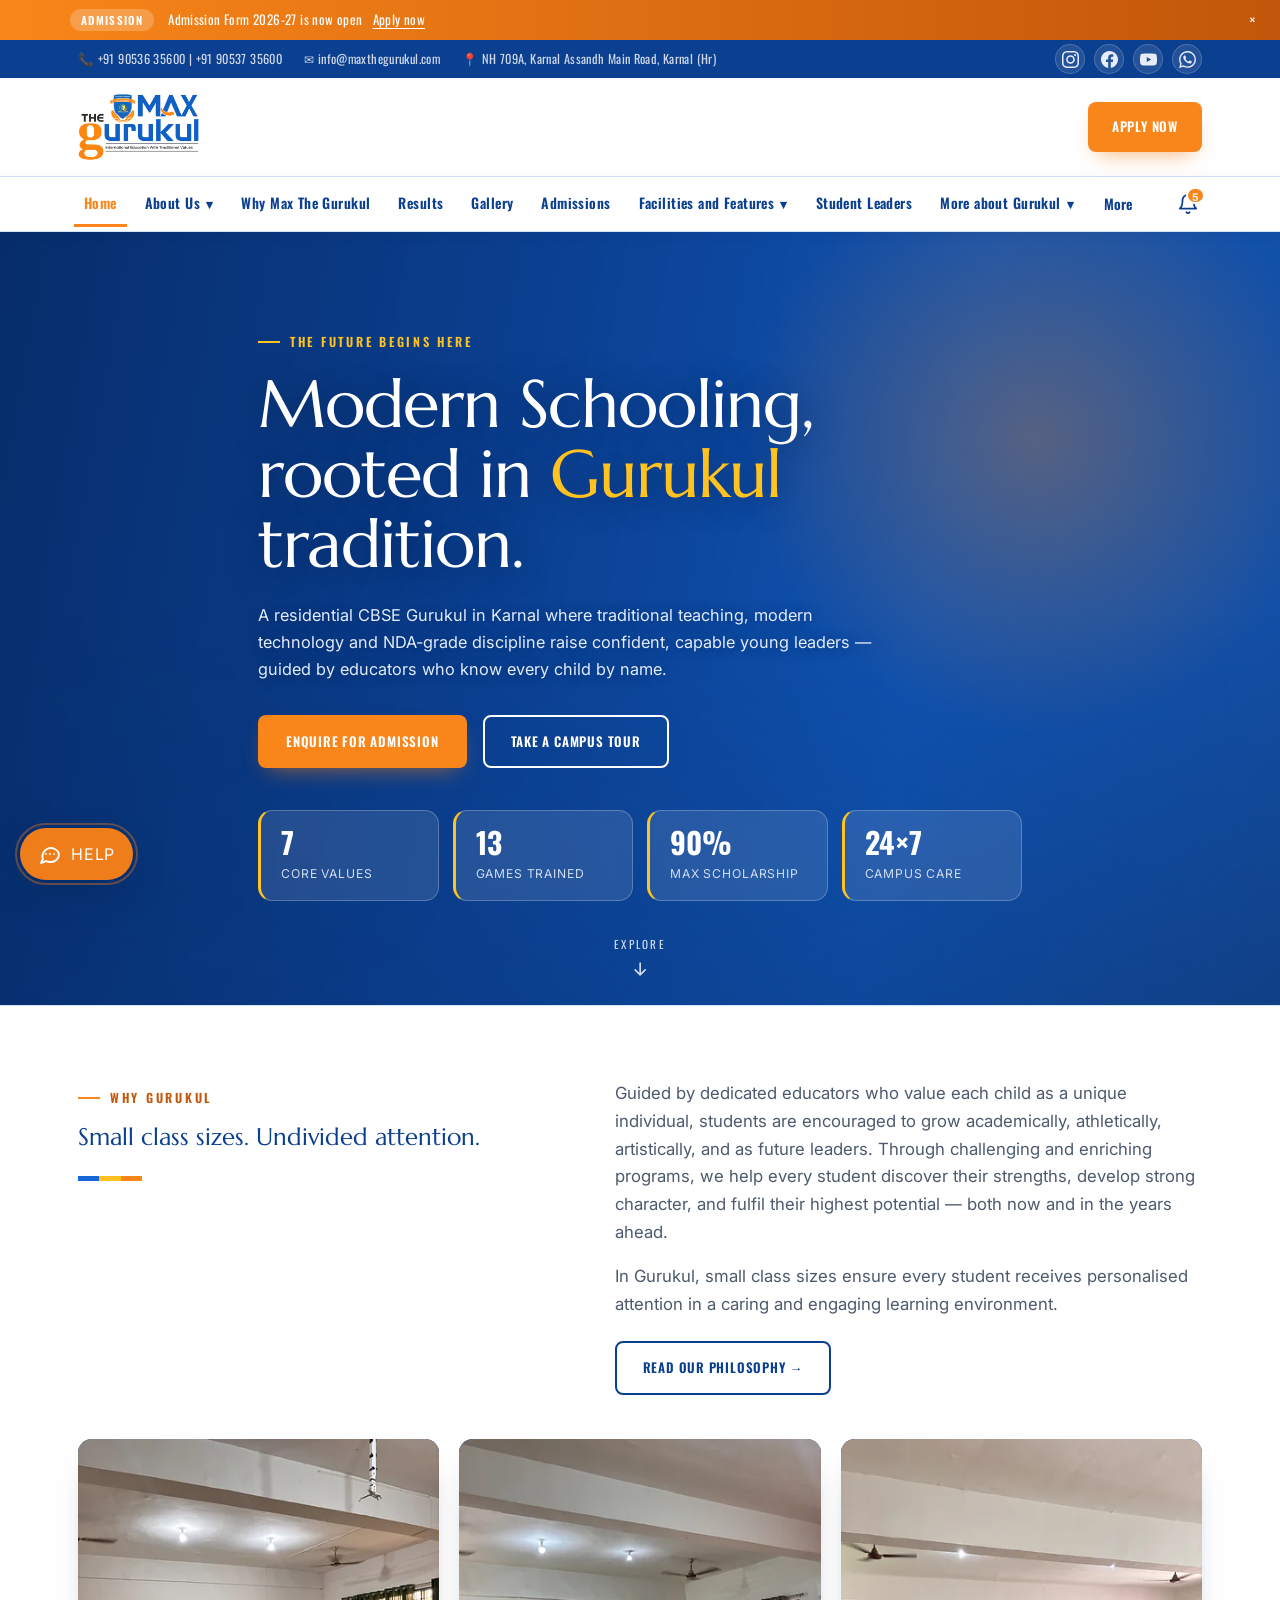
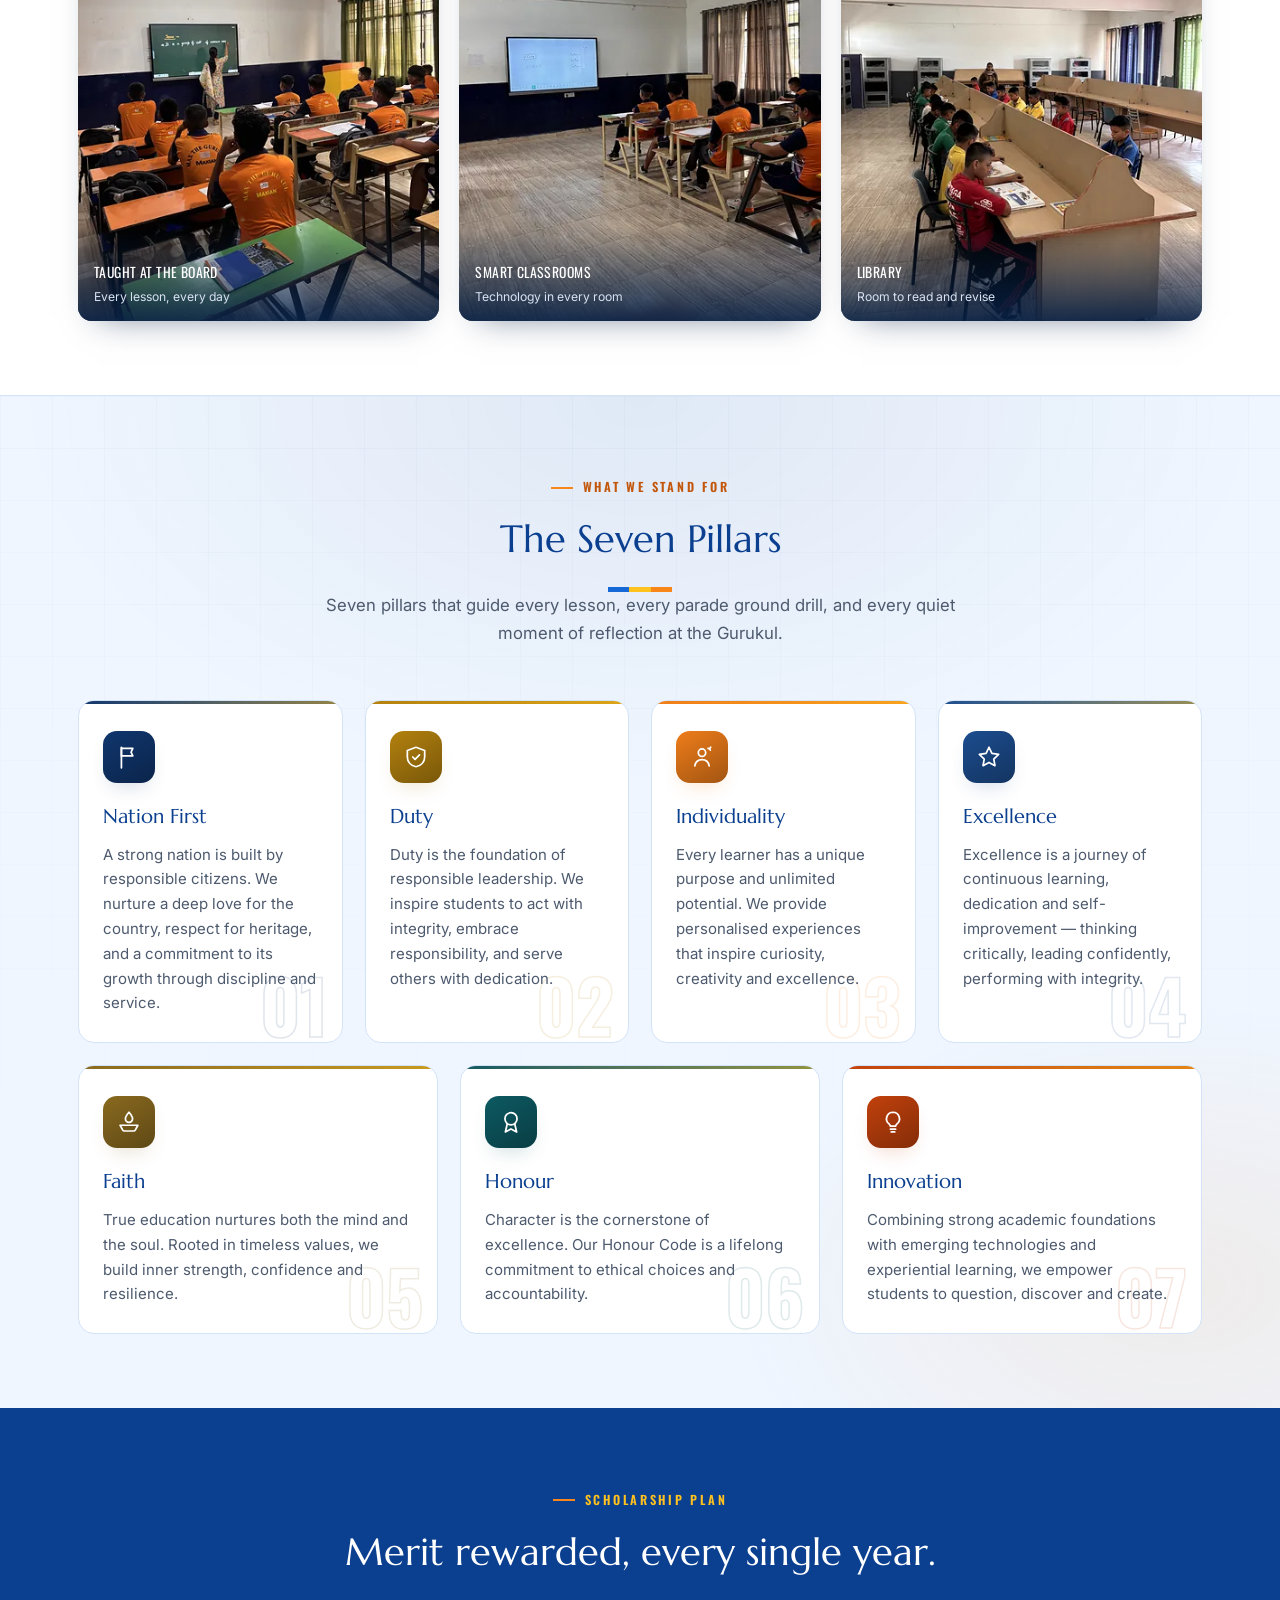
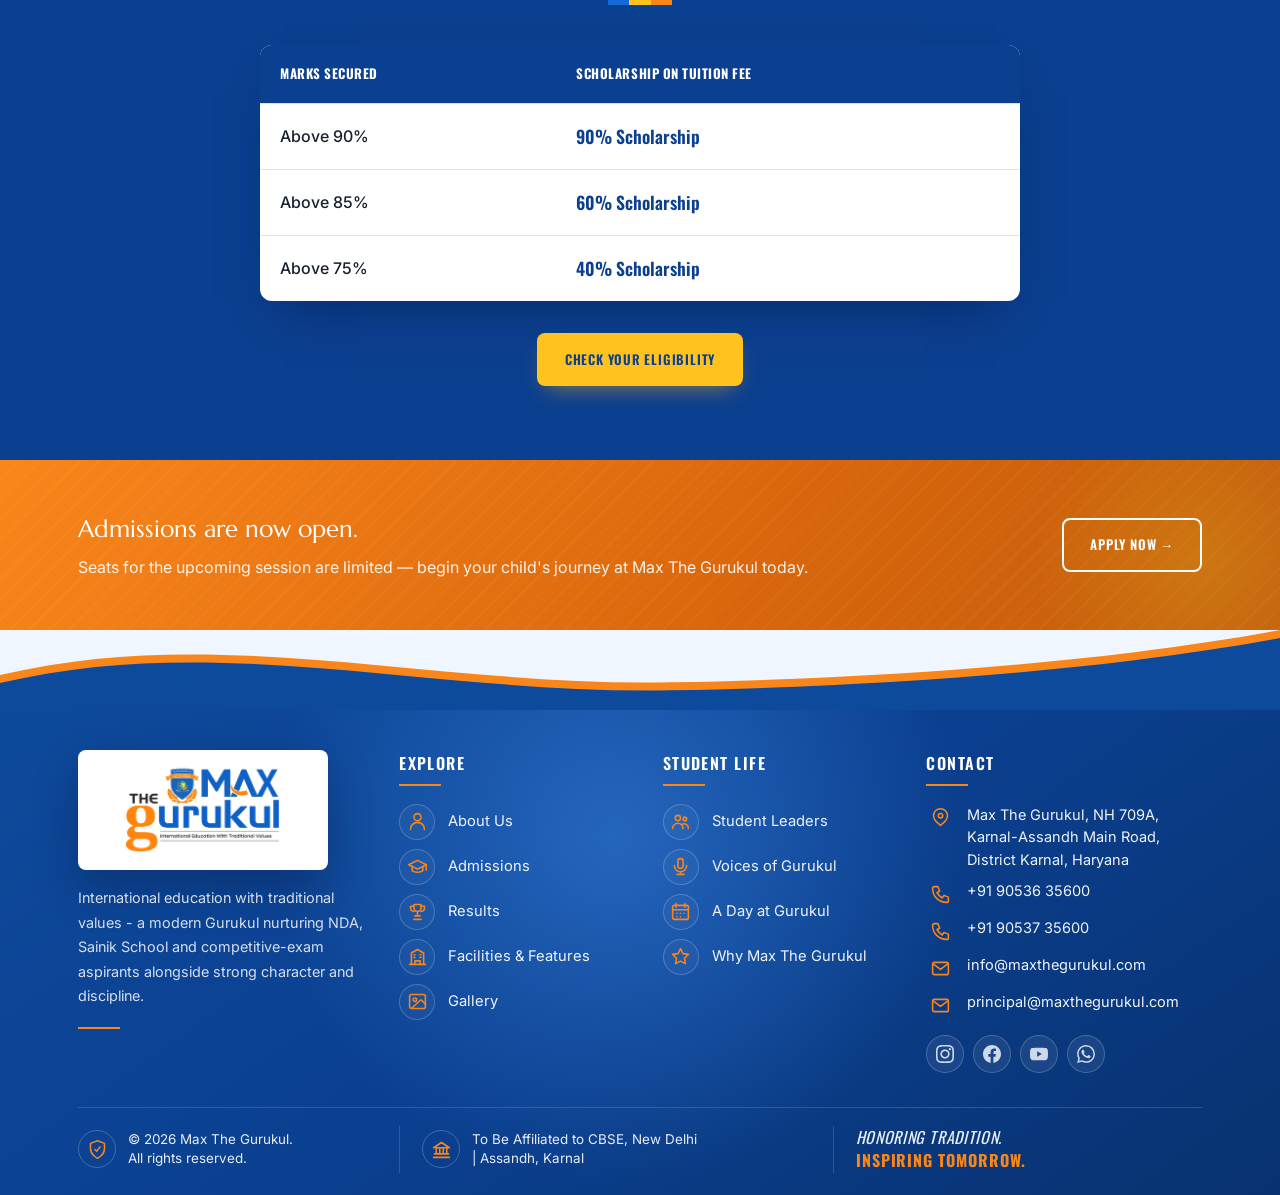
<file: index.html>
<!DOCTYPE html>
<html lang="en">
<head>
<meta charset="UTF-8">
<meta name="viewport" content="width=device-width, initial-scale=1.0">
<title>Home | Max The Gurukul, Karnal</title>
<meta name="description" content="Max The Gurukul, Karnal — International education with traditional values. CBSE residential Gurukul with NDA and Sainik School focus.">
<link rel="icon" type="image/png" href="images/favicon.png">
<link rel="stylesheet" href="css/style.css">
<link rel="stylesheet" href="css/chatbot.css">
</head>
<body>
<a class="skip-link" href="#main-content">Skip to main content</a>

<div class="topbar">
  <div class="wrap">
    <div class="contact-bits">
      <span>📞 <a href="tel:+919053635600">+91 90536 35600</a> | <a href="tel:+919053735600">+91 90537 35600</a></span>
      <span>✉ <a href="mailto:info@maxthegurukul.com">info@maxthegurukul.com</a></span>
      <span>📍 NH 709A, Karnal Assandh Main Road, Karnal (Hr)</span>
    </div>
    <div class="socials">
      <a href="https://www.instagram.com/maxthegurukul" target="_blank" rel="noopener">Instagram</a>
      <a href="https://www.facebook.com/maxthegurukul" target="_blank" rel="noopener">Facebook</a>
      <a href="https://www.youtube.com/@MaxTheGurukul" target="_blank" rel="noopener">YouTube</a>
    </div>
  </div>
</div>

<header class="site-header">
  <div class="nav-row wrap">
    <a href="index.html" class="brand">
      <picture>
        <source type="image/webp" srcset="images/optimized/logo-160.webp 160w, images/optimized/logo-320.webp 320w, images/optimized/logo-480.webp 480w" sizes="122px">
        <img src="images/optimized/logo-160.png" srcset="images/optimized/logo-160.png 160w, images/optimized/logo-320.png 320w, images/optimized/logo-480.png 480w" sizes="122px"
             width="480" height="320" alt="Max The Gurukul logo" decoding="async">
      </picture>
      <span class="brand-text">

        <span>MAX THE GURUKUL</span>
      </span>
    </a>

    <nav class="primary-nav" aria-label="Primary navigation" id="primary-nav-menu">
      <ul>
        <li class="active"><a class="nav-link" href="index.html">Home</a></li>
        <li class="has-dropdown">
          <a class="nav-link" href="about.html">About Us</a>
          <div class="dropdown">
            <a href="about.html#philosophy">Philosophy</a>
            <a href="about.html#mission">Mission</a>
            <a href="about.html#vision">Vision</a>
            <a href="about.html#chairman">Chairman's Message</a>
            <a href="about.html#principal">Principal's Message</a>
            <a href="about.html#mentor">Our Mentor</a>
            <a href="infrastructure.html">Infrastructure</a>
            <a href="mandatory-disclosure.html">Mandatory Disclosure</a>
          </div>
        </li>
        <li><a class="nav-link" href="why-max-gurukul.html">Why Max The Gurukul</a></li>
        <li><a class="nav-link" href="results.html">Results</a></li>
        <li><a class="nav-link" href="gallery.html">Gallery</a></li>
        <li><a class="nav-link" href="admissions.html">Admissions</a></li>
        <li class="has-dropdown">
            <a class="nav-link" href="facilities.html">Facilities and Features</a>
            <div class="dropdown">
                <a href="facilities.html#ac-campus">Fully AC Campus</a>
                <a href="facilities.html#ac-hostel">Fully AC Hostel</a>
                <a href="facilities.html#ac-mess">Ac Mess</a>
                <a href="facilities.html#laundry">Laundry</a>
                <a href="facilities.html#smart-classes">Smart Classes</a>
                <a href="facilities.html#computer-lab">Computer Lab</a>
                <a href="facilities.html#science-lab">Science Lab</a>
                <a href="facilities.html#library">Library</a>
                <a href="facilities.html#art-room">Art Room</a>
                <a href="facilities.html#food">Delicious Homely Food</a>
                <a href="facilities.html#ncc">Ncc Training For NDA</a>
                <a href="admissions.html#unique-features">Unique Features</a>
                <a href="admissions.html#competitive-exams">Competitive Exam Preps</a>
                <a href="admissions.html#hawan-prathna">Daily Hawan & Sandhya Prathna</a>
                <a href="admissions.html#professional-training">Professional Training for 13 games</a>
                <a href="admissions.html#scholarship">Merit Base Scholarship</a>
                <a href="admissions.html#doubt-classes">Daily Specialised & Doubt classes</a>
                <a href="admissions.html#weekly-assessment">Weekly Assessment</a>
                <a href="admissions.html#gym">In House Gym</a>
                <a href="admissions.html#excursions">Excursions</a>
                <a href="admissions.html#surveillance">24 x 7 surveillance</a>
            </div>
        </li>
        <li><a class="nav-link" href="student-leaders.html">Student Leaders</a></li>
        <li class="has-dropdown">
            <a class="nav-link" href="voices.html">More about Gurukul</a>
            <div class="dropdown">
                <a href="voices.html#student-voices">Student Voices</a>
                <a href="voices.html#parent-voices">Parent Voices</a>
                <a href="day-at-gurukul.html">A day at Gurukul</a>
            </div>
        </li>
        <li><a class="nav-link" href="contact.html">Contact</a></li>
      </ul>
    </nav>

    <div class="header-cta">
      <a href="admissions.html#apply" class="btn btn-primary">Apply Now</a>
      <button class="hamburger" aria-label="Toggle menu" aria-expanded="false"><span></span><span></span><span></span></button>
    </div>
  </div>
</header>

<main id="main-content" role="main">

<section class="hero">
  <!-- Campus exteriors cross-fade behind the copy; decorative, so hidden from AT. -->
  <div class="hero-media" aria-hidden="true">
    <div class="hero-slide s1"></div>
    <div class="hero-slide s2"></div>
    <div class="hero-slide s3"></div>
  </div>

  <div class="wrap hero-inner">
    <span class="eyebrow">The Future Begins Here</span>
    <h1>Modern Schooling, rooted in <em>Gurukul</em> tradition.</h1>
    <p class="lead">A residential CBSE Gurukul in Karnal where traditional teaching, modern technology and NDA-grade discipline raise confident, capable young leaders — guided by educators who know every child by name.</p>
    <div class="cta-row">
      <a href="admissions.html#apply" class="btn btn-primary">Enquire for Admission</a>
      <a href="gallery.html" class="btn btn-outline on-navy">Take a Campus Tour</a>
    </div>
    <div class="hero-stats">
      <div><strong>7</strong><span>Core Values</span></div>
      <div><strong>13</strong><span>Games Trained</span></div>
      <div><strong>90%</strong><span>Max Scholarship</span></div>
      <div><strong>24×7</strong><span>Campus Care</span></div>
    </div>
  </div>

  <a class="hero-scroll" href="#why-gurukul">
    <span>Explore</span>
    <svg viewBox="0 0 24 24" aria-hidden="true"><path d="M12 5v14M6 13l6 6 6-6"/></svg>
  </a>
</section>

<section class="section-alt" id="why-gurukul">
  <div class="wrap intro-block">
    <div>
      <span class="eyebrow">Why Gurukul</span>
      <h2 style="margin-top:10px;">Small class sizes. Undivided attention.</h2>
      <div class="stripe" style="margin-top:18px;"><span class="b1"></span><span class="b2"></span><span class="b3"></span></div>
    </div>
    <div>
      <p>Guided by dedicated educators who value each child as a unique individual, students are encouraged to grow academically, athletically, artistically, and as future leaders. Through challenging and enriching programs, we help every student discover their strengths, develop strong character, and fulfil their highest potential — both now and in the years ahead.</p>
      <p>In Gurukul, small class sizes ensure every student receives personalised attention in a caring and engaging learning environment.</p>
      <a href="about.html#philosophy" class="btn btn-outline" style="color:var(--navy-deep); margin-top:6px;">Read Our Philosophy →</a>
    </div>
  </div>

  <!-- Three photographs of the thing this section actually claims - a teacher
       working the board, a lesson on the smart display, students reading on
       their own. All 3:4 frames so the row is uniform, all lazy since they sit
       well below the hero. Served from images/optimized/; see tools/README.md. -->
  <div class="wrap">
    <div class="photo-gallery portrait-set" style="margin-top:44px;">
      <figure>
        <picture>
          <source type="image/webp" srcset="images/optimized/teacher-at-blackboard-400.webp 400w, images/optimized/teacher-at-blackboard-640.webp 640w, images/optimized/teacher-at-blackboard-900.webp 900w, images/optimized/teacher-at-blackboard-1280.webp 1280w" sizes="(max-width:480px) calc(100vw - 56px), (max-width:760px) calc((100vw - 70px) / 2), (max-width:1180px) calc((100vw - 96px) / 3), 361px">
          <img src="images/optimized/teacher-at-blackboard-640.jpg" srcset="images/optimized/teacher-at-blackboard-400.jpg 400w, images/optimized/teacher-at-blackboard-640.jpg 640w, images/optimized/teacher-at-blackboard-900.jpg 900w, images/optimized/teacher-at-blackboard-1280.jpg 1280w"
               sizes="(max-width:480px) calc(100vw - 56px), (max-width:760px) calc((100vw - 70px) / 2), (max-width:1180px) calc((100vw - 96px) / 3), 361px"
               width="1280" height="1707" alt="A teacher writing on the green board while the class works at their desks" loading="lazy" decoding="async">
        </picture>
        <figcaption>Taught at the Board<small>Every lesson, every day</small></figcaption>
      </figure>
      <figure>
        <picture>
          <source type="image/webp" srcset="images/optimized/classroom-smartboard-lesson-400.webp 400w, images/optimized/classroom-smartboard-lesson-640.webp 640w, images/optimized/classroom-smartboard-lesson-900.webp 900w, images/optimized/classroom-smartboard-lesson-1280.webp 1280w" sizes="(max-width:480px) calc(100vw - 56px), (max-width:760px) calc((100vw - 70px) / 2), (max-width:1180px) calc((100vw - 96px) / 3), 361px">
          <img src="images/optimized/classroom-smartboard-lesson-640.jpg" srcset="images/optimized/classroom-smartboard-lesson-400.jpg 400w, images/optimized/classroom-smartboard-lesson-640.jpg 640w, images/optimized/classroom-smartboard-lesson-900.jpg 900w, images/optimized/classroom-smartboard-lesson-1280.jpg 1280w"
               sizes="(max-width:480px) calc(100vw - 56px), (max-width:760px) calc((100vw - 70px) / 2), (max-width:1180px) calc((100vw - 96px) / 3), 361px"
               width="1280" height="1707" alt="A lesson in progress on the interactive smart display with students seated in front" loading="lazy" decoding="async">
        </picture>
        <figcaption>Smart Classrooms<small>Technology in every room</small></figcaption>
      </figure>
      <figure>
        <picture>
          <source type="image/webp" srcset="images/optimized/library-reading-400.webp 400w, images/optimized/library-reading-640.webp 640w, images/optimized/library-reading-900.webp 900w, images/optimized/library-reading-1280.webp 1280w" sizes="(max-width:480px) calc(100vw - 56px), (max-width:760px) calc((100vw - 70px) / 2), (max-width:1180px) calc((100vw - 96px) / 3), 361px">
          <img src="images/optimized/library-reading-640.jpg" srcset="images/optimized/library-reading-400.jpg 400w, images/optimized/library-reading-640.jpg 640w, images/optimized/library-reading-900.jpg 900w, images/optimized/library-reading-1280.jpg 1280w"
               sizes="(max-width:480px) calc(100vw - 56px), (max-width:760px) calc((100vw - 70px) / 2), (max-width:1180px) calc((100vw - 96px) / 3), 361px"
               width="1280" height="1707" alt="The school library seen from the front, with shelving and reading carrels" loading="lazy" decoding="async">
        </picture>
        <figcaption>Library<small>Room to read and revise</small></figcaption>
      </figure>
    </div>
  </div>
</section>

<section class="values-section">
  <div class="wrap">
    <div class="section-head centered">
      <span class="eyebrow">What We Stand For</span>
      <h2>The Seven Pillars</h2>
      <div class="stripe center"><span class="b1"></span><span class="b2"></span><span class="b3"></span></div>
      <p>Seven pillars that guide every lesson, every parade ground drill, and every quiet moment of reflection at the Gurukul.</p>
    </div>

    <ol class="pillars">
      <li class="pillar p1 reveal">
        <span class="pillar-num" aria-hidden="true">01</span>
        <span class="pillar-ico" aria-hidden="true">
          <svg viewBox="0 0 24 24"><path d="M5 22V3"/><path d="M5 4h10.5l-1.6 3.6L15.5 11H5z"/></svg>
        </span>
        <h3>Nation First</h3>
        <p>A strong nation is built by responsible citizens. We nurture a deep love for the country, respect for heritage, and a commitment to its growth through discipline and service.</p>
      </li>
      <li class="pillar p2 reveal">
        <span class="pillar-num" aria-hidden="true">02</span>
        <span class="pillar-ico" aria-hidden="true">
          <svg viewBox="0 0 24 24"><path d="M12 3 4 6v6c0 4.2 3.1 7.9 8 9 4.9-1.1 8-4.8 8-9V6l-8-3Z"/><path d="m9 12 2.1 2.1L15.2 10"/></svg>
        </span>
        <h3>Duty</h3>
        <p>Duty is the foundation of responsible leadership. We inspire students to act with integrity, embrace responsibility, and serve others with dedication.</p>
      </li>
      <li class="pillar p3 reveal">
        <span class="pillar-num" aria-hidden="true">03</span>
        <span class="pillar-ico" aria-hidden="true">
          <svg viewBox="0 0 24 24"><circle cx="12" cy="8" r="3.4"/><path d="M5.4 20.2c.6-3.7 3.3-5.8 6.6-5.8s6 2.1 6.6 5.8"/><path d="M19 4.5 20 3M19 4.5 17.6 4M19 4.5l.7 1.2"/></svg>
        </span>
        <h3>Individuality</h3>
        <p>Every learner has a unique purpose and unlimited potential. We provide personalised experiences that inspire curiosity, creativity and excellence.</p>
      </li>
      <li class="pillar p4 reveal">
        <span class="pillar-num" aria-hidden="true">04</span>
        <span class="pillar-ico" aria-hidden="true">
          <svg viewBox="0 0 24 24"><path d="m12 3 2.7 5.7 6.2.9-4.5 4.3 1.1 6.1-5.5-3-5.5 3 1.1-6.1L3.1 9.6l6.2-.9L12 3Z"/></svg>
        </span>
        <h3>Excellence</h3>
        <p>Excellence is a journey of continuous learning, dedication and self-improvement — thinking critically, leading confidently, performing with integrity.</p>
      </li>
      <li class="pillar p5 reveal">
        <span class="pillar-num" aria-hidden="true">05</span>
        <span class="pillar-ico" aria-hidden="true">
          <svg viewBox="0 0 24 24"><path d="M12 3c2.2 2.5 3.3 4.4 3.3 6a3.3 3.3 0 0 1-6.6 0c0-1.6 1.1-3.5 3.3-6Z"/><path d="M3.8 15h16.4l-2.3 4.3a2 2 0 0 1-1.8 1H7.9a2 2 0 0 1-1.8-1L3.8 15Z"/></svg>
        </span>
        <h3>Faith</h3>
        <p>True education nurtures both the mind and the soul. Rooted in timeless values, we build inner strength, confidence and resilience.</p>
      </li>
      <li class="pillar p6 reveal">
        <span class="pillar-num" aria-hidden="true">06</span>
        <span class="pillar-ico" aria-hidden="true">
          <svg viewBox="0 0 24 24"><circle cx="12" cy="9" r="5.6"/><path d="M8.5 13.8 6.8 21.2 12 18.4l5.2 2.8-1.7-7.4"/></svg>
        </span>
        <h3>Honour</h3>
        <p>Character is the cornerstone of excellence. Our Honour Code is a lifelong commitment to ethical choices and accountability.</p>
      </li>
      <li class="pillar p7 reveal">
        <span class="pillar-num" aria-hidden="true">07</span>
        <span class="pillar-ico" aria-hidden="true">
          <svg viewBox="0 0 24 24"><path d="M12 3a6 6 0 0 0-3.7 10.7c.7.6 1.1 1.3 1.2 2.1h5c.1-.8.5-1.5 1.2-2.1A6 6 0 0 0 12 3Z"/><path d="M9.6 18.6h4.8M10.4 21.2h3.2"/></svg>
        </span>
        <h3>Innovation</h3>
        <p>Combining strong academic foundations with emerging technologies and experiential learning, we empower students to question, discover and create.</p>
      </li>
    </ol>
  </div>
</section>

<section class="section-navy">
  <div class="wrap">
    <div class="section-head" style="margin:0 auto 40px; text-align:center; max-width:640px;">
      <span class="eyebrow" style="justify-content:center;">Scholarship Plan</span>
      <h2>Merit rewarded, every single year.</h2>
      <div class="stripe center"><span class="b1"></span><span class="b2"></span><span class="b3"></span></div>
    </div>
    <div style="max-width:760px;margin:0 auto;">
      <table class="scholar-table">
        <thead><tr><th>Marks Secured</th><th>Scholarship on Tuition Fee</th></tr></thead>
        <tbody>
          <tr><td>Above 90%</td><td class="pct">90% Scholarship</td></tr>
          <tr><td>Above 85%</td><td class="pct">60% Scholarship</td></tr>
          <tr><td>Above 75%</td><td class="pct">40% Scholarship</td></tr>
        </tbody>
      </table>
    </div>
    <div style="text-align:center;margin-top:32px;">
      <a href="admissions.html#apply" class="btn btn-gold">Check Your Eligibility</a>
    </div>
  </div>
</section>

<section class="cta-band">
  <div class="wrap">
    <div>
      <h3>Admissions are now open.</h3>
      <p>Seats for the upcoming session are limited — begin your child's journey at Max The Gurukul today.</p>
    </div>
    <a href="admissions.html#apply" class="btn btn-outline">Apply Now →</a>
  </div>
</section>
</main>

<footer class="site-footer">
  <div class="wrap">
    <div class="footer-grid">
      <div>
        <div class="fbrand">
          <picture>
            <source type="image/webp" srcset="images/optimized/logo-240.webp 240w, images/optimized/logo-480.webp 480w" sizes="250px">
            <img src="images/optimized/logo-320.png" srcset="images/optimized/logo-240.png 240w, images/optimized/logo-320.png 320w, images/optimized/logo-480.png 480w" sizes="250px"
                 width="250" height="167" alt="Max The Gurukul logo" decoding="async" loading="lazy">
          </picture>
        </div>
        <p>International education with traditional values — a modern Gurukul nurturing NDA, Sainik School and competitive-exam aspirants alongside strong character and discipline.</p>
      </div>
      <div>
        <h5>Explore</h5>
        <ul>
          <li><a href="about.html">About Us</a></li>
          <li><a href="admissions.html">Admissions</a></li>
          <li><a href="results.html">Results</a></li>
          <li><a href="facilities.html">Facilities and Features</a></li>
          <li><a href="gallery.html">Gallery</a></li>
        </ul>
      </div>
      <div>
        <h5>Student Life</h5>
        <ul>
          <li><a href="student-leaders.html">Student Leaders</a></li>
          <li><a href="voices.html">Voices of Gurukul</a></li>
          <li><a href="day-at-gurukul.html">A Day at Gurukul</a></li>
          <li><a href="why-max-gurukul.html">Why Max The Gurukul</a></li>
        </ul>
      </div>
      <div>
        <h5>Contact</h5>
        <ul>
          <li>Max The Gurukul, NH 709A,<br>Karnal Assandh Main Road,<br>District Karnal, Haryana</li>
          <li><a href="tel:+919053635600">+91 90536 35600</a></li>
          <li><a href="tel:+919053735600">+91 90537 35600</a></li>
          <li><a href="mailto:info@maxthegurukul.com">info@maxthegurukul.com</a></li>
          <li><a href="mailto:principal@maxthegurukul.com">principal@maxthegurukul.com</a></li>
        </ul>
        <div class="footer-socials">
          <a href="https://www.instagram.com/maxthegurukul" target="_blank" rel="noopener" aria-label="Instagram"><svg viewBox="0 0 24 24"><rect x="3" y="3" width="18" height="18" rx="5"/><circle cx="12" cy="12" r="4"/><circle cx="17.5" cy="6.5" r="1"/></svg></a>
          <a href="https://www.facebook.com/maxthegurukul" target="_blank" rel="noopener" aria-label="Facebook"><svg viewBox="0 0 24 24"><path d="M14 9h3V5h-3a4 4 0 0 0-4 4v2H7v4h3v6h4v-6h3l1-4h-4V9a1 1 0 0 1 1-1Z"/></svg></a>
          <a href="https://www.youtube.com/@MaxTheGurukul" target="_blank" rel="noopener" aria-label="YouTube"><svg viewBox="0 0 24 24"><rect x="2" y="6" width="20" height="12" rx="3"/><path d="M10 9.5 15 12l-5 2.5Z"/></svg></a>
        </div>
      </div>
    </div>
    <div class="footer-bottom">
      <span>© 2026 Max The Gurukul. All rights reserved.</span>
      <span>To Be Affiliated to CBSE, New Delhi | Assandh, Karnal</span>
    </div>
  </div>
</footer>
<script src="js/script.js"></script>
<script src="js/chatbot.js"></script>
<script src="js/notifications.js"></script>
</body>
</html>
</file>
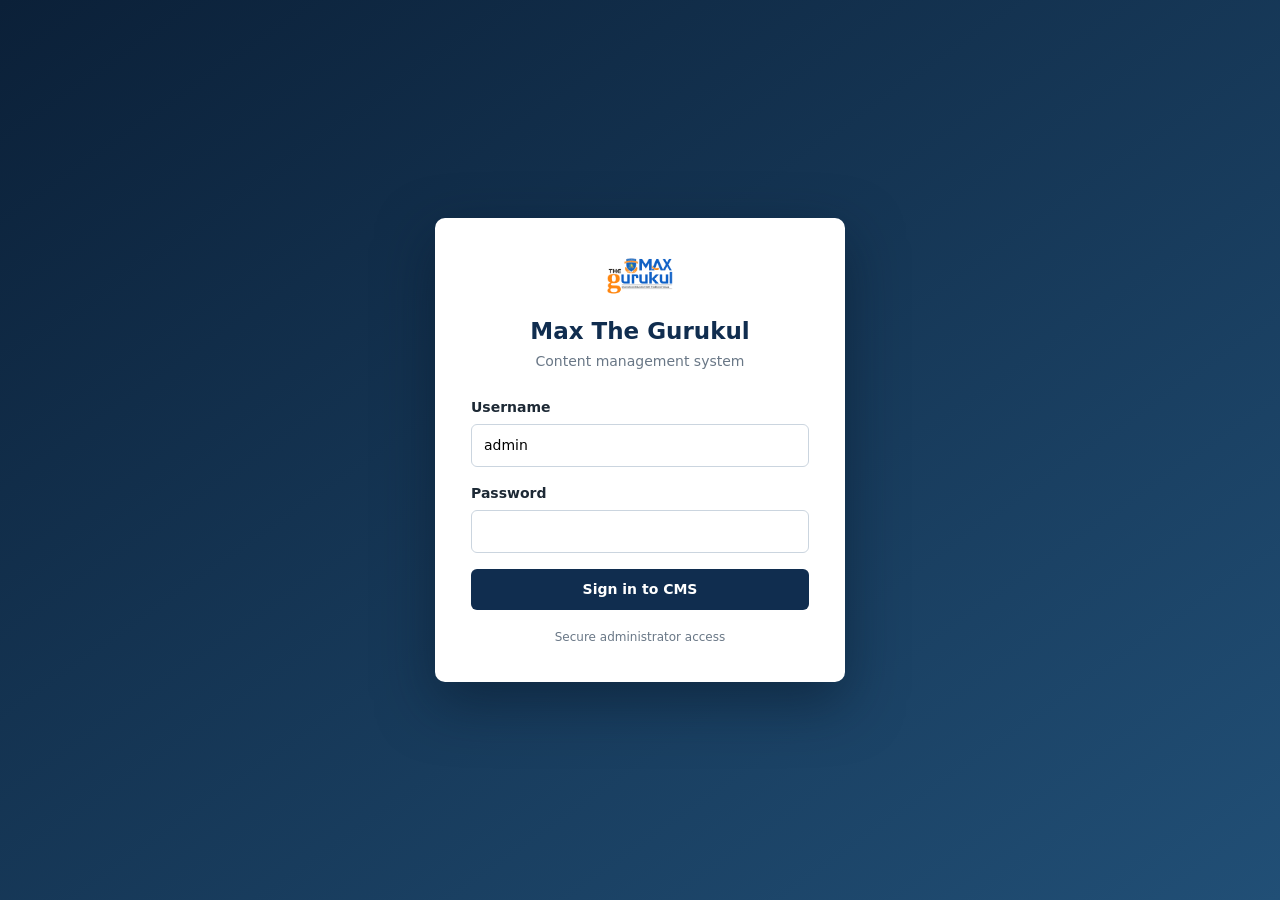
<file: admin.html>
<!doctype html>
<html lang="en"><head><meta charset="utf-8"><meta name="viewport" content="width=device-width,initial-scale=1"><title>Max The Gurukul | CMS</title><link rel="icon" href="images/logo.png"><link rel="stylesheet" href="cms/admin.css"></head>
<body><div id="app"></div><script src="assets/js/admin-disclosure.js?v=20260825"></script><script src="assets/js/admin-images.js?v=20260825"></script><script src="assets/js/admin-enquiries.js?v=20260825"></script><script src="assets/js/admin.js?v=20260825"></script></body></html>
</file>
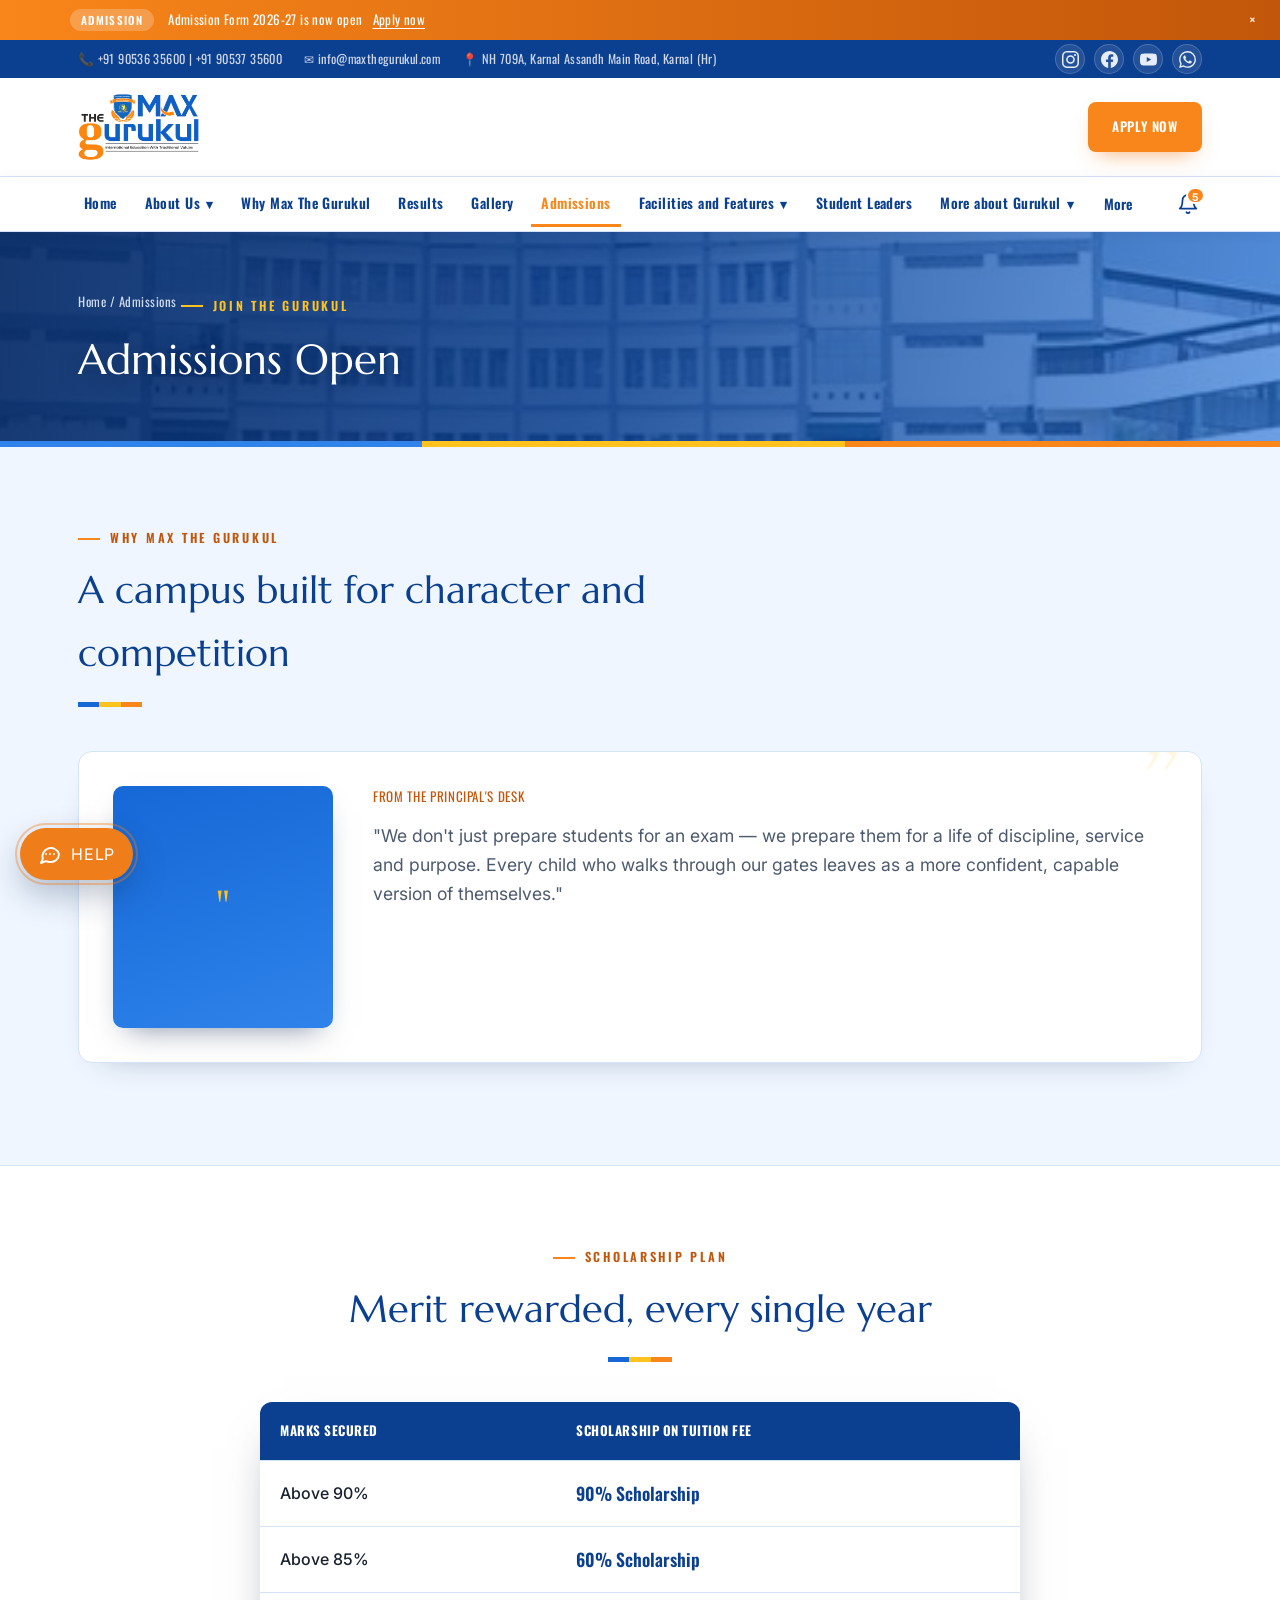
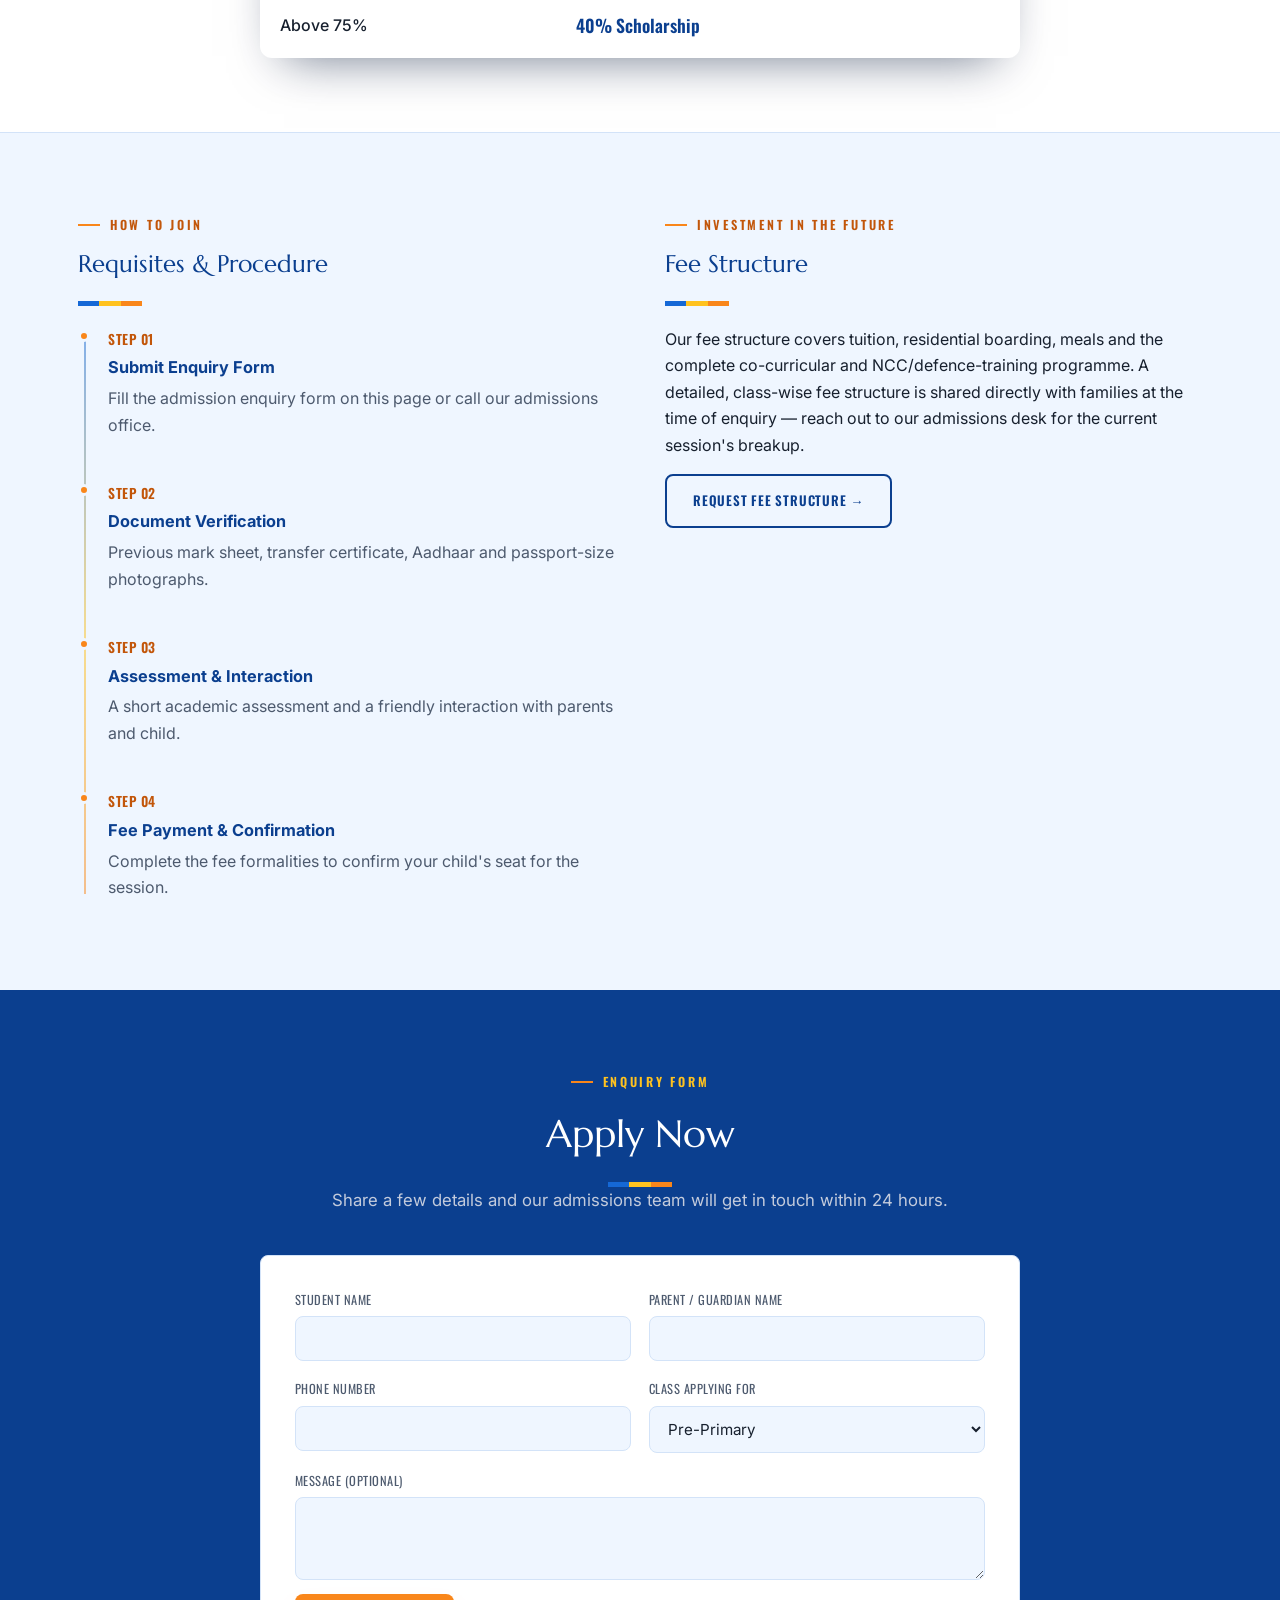
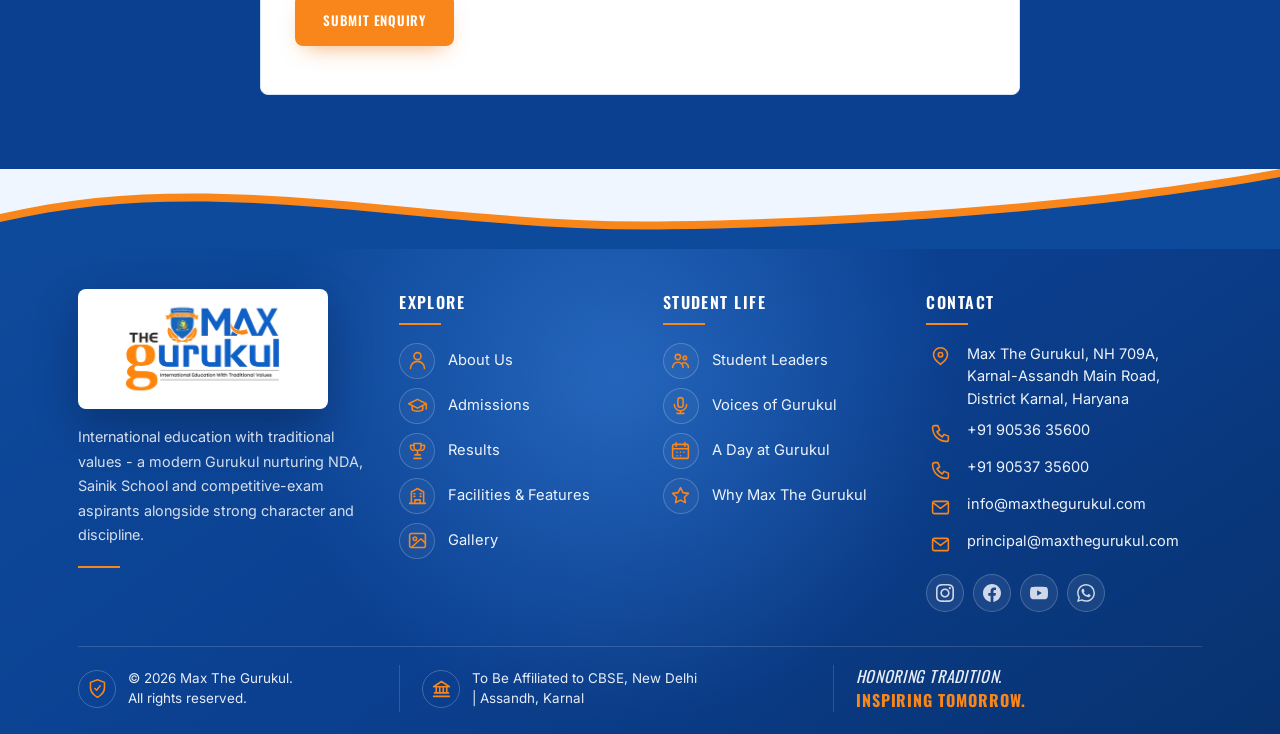
<file: admissions.html>
<!DOCTYPE html>
<html lang="en">
<head>
<meta charset="UTF-8">
<meta name="viewport" content="width=device-width, initial-scale=1.0">
<title>Admissions | Max The Gurukul, Karnal</title>
<meta name="description" content="Admissions open at Max The Gurukul — scholarship plan, fee structure, requisites and procedure, and enquiry form.">
<link rel="icon" type="image/png" href="images/favicon.png">
<link rel="stylesheet" href="css/style.css">
<link rel="stylesheet" href="css/chatbot.css">
</head>
<body>
<a class="skip-link" href="#main-content">Skip to main content</a>

<div class="topbar">
  <div class="wrap">
    <div class="contact-bits">
      <span>📞 <a href="tel:+919053635600">+91 90536 35600</a> | <a href="tel:+919053735600">+91 90537 35600</a></span>
      <span>✉ <a href="mailto:info@maxthegurukul.com">info@maxthegurukul.com</a></span>
      <span>📍 NH 709A, Karnal Assandh Main Road, Karnal (Hr)</span>
    </div>
    <div class="socials">
      <a href="https://www.instagram.com/maxthegurukul" target="_blank" rel="noopener">Instagram</a>
      <a href="https://www.facebook.com/maxthegurukul" target="_blank" rel="noopener">Facebook</a>
      <a href="https://www.youtube.com/@MaxTheGurukul" target="_blank" rel="noopener">YouTube</a>
    </div>
  </div>
</div>

<header class="site-header">
  <div class="nav-row wrap">
    <a href="index.html" class="brand">
      <picture>
        <source type="image/webp" srcset="images/optimized/logo-160.webp 160w, images/optimized/logo-320.webp 320w, images/optimized/logo-480.webp 480w" sizes="122px">
        <img src="images/optimized/logo-160.png" srcset="images/optimized/logo-160.png 160w, images/optimized/logo-320.png 320w, images/optimized/logo-480.png 480w" sizes="122px"
             width="480" height="320" alt="Max The Gurukul logo" decoding="async">
      </picture>
      <span class="brand-text">
        <span>The Future Begins Here</span>
        <span>MAX THE GURUKUL</span>
      </span>
    </a>

    <nav class="primary-nav" aria-label="Primary navigation" id="primary-nav-menu">
      <ul>
        <li><a class="nav-link" href="index.html">Home</a></li>
        <li class="has-dropdown">
          <a class="nav-link" href="about.html">About Us</a>
          <div class="dropdown">
            <a href="about.html#philosophy">Philosophy</a>
            <a href="about.html#mission">Mission</a>
            <a href="about.html#vision">Vision</a>
            <a href="about.html#chairman">Chairman's Message</a>
            <a href="about.html#principal">Principal's Message</a>
            <a href="about.html#mentor">Our Mentor</a>
            <a href="infrastructure.html">Infrastructure</a>
            <a href="mandatory-disclosure.html">Mandatory Disclosure</a>
          </div>
        </li>
        <li><a class="nav-link" href="why-max-gurukul.html">Why Max The Gurukul</a></li>
        <li><a class="nav-link" href="results.html">Results</a></li>
        <li><a class="nav-link" href="gallery.html">Gallery</a></li>
        <li class="active"><a class="nav-link" href="admissions.html">Admissions</a></li>
        <li class="has-dropdown">
            <a class="nav-link" href="facilities.html">Facilities and Features</a>
            <div class="dropdown">
                <a href="facilities.html#ac-campus">Fully AC Campus</a>
                <a href="facilities.html#ac-hostel">Fully AC Hostel</a>
                <a href="facilities.html#ac-mess">Ac Mess</a>
                <a href="facilities.html#laundry">Laundry</a>
                <a href="facilities.html#smart-classes">Smart Classes</a>
                <a href="facilities.html#computer-lab">Computer Lab</a>
                <a href="facilities.html#science-lab">Science Lab</a>
                <a href="facilities.html#library">Library</a>
                <a href="facilities.html#art-room">Art Room</a>
                <a href="facilities.html#food">Delicious Homely Food</a>
                <a href="facilities.html#ncc">Ncc Training For NDA</a>
                <a href="admissions.html#unique-features">Unique Features</a>
                <a href="admissions.html#competitive-exams">Competitive Exam Preps</a>
                <a href="admissions.html#hawan-prathna">Daily Hawan & Sandhya Prathna</a>
                <a href="admissions.html#professional-training">Professional Training for 13 games</a>
                <a href="admissions.html#scholarship">Merit Base Scholarship</a>
                <a href="admissions.html#doubt-classes">Daily Specialised & Doubt classes</a>
                <a href="admissions.html#weekly-assessment">Weekly Assessment</a>
                <a href="admissions.html#gym">In House Gym</a>
                <a href="admissions.html#excursions">Excursions</a>
                <a href="admissions.html#surveillance">24 x 7 surveillance</a>
            </div>
        </li>
        <li><a class="nav-link" href="student-leaders.html">Student Leaders</a></li>
        <li class="has-dropdown">
            <a class="nav-link" href="voices.html">More about Gurukul</a>
            <div class="dropdown">
                <a href="voices.html#student-voices">Student Voices</a>
                <a href="voices.html#parent-voices">Parent Voices</a>
                <a href="day-at-gurukul.html">A day at Gurukul</a>
            </div>
        </li>
        <li><a class="nav-link" href="contact.html">Contact</a></li>
      </ul>
    </nav>

    <div class="header-cta">
      <a href="admissions.html#apply" class="btn btn-primary">Apply Now</a>
      <button class="hamburger" aria-label="Toggle menu" aria-expanded="false"><span></span><span></span><span></span></button>
    </div>
  </div>
</header>

<main id="main-content" role="main">

<section class="page-hero">
  <div class="wrap">
    <span class="breadcrumb"><a href="index.html">Home</a> / Admissions</span>
    <span class="eyebrow">Join The Gurukul</span>
    <h1>Admissions Open</h1>
  </div>
</section>

<section>
  <div class="wrap">
    <div class="section-head">
      <span class="eyebrow">Why Max The Gurukul</span>
      <h2>A campus built for character and competition</h2>
      <div class="stripe"><span class="b1"></span><span class="b2"></span><span class="b3"></span></div>
    </div>
    <div class="message-block">
      <div class="portrait">"</div>
      <div>
        <span class="role">From The Principal's Desk</span>
        <p style="font-size:1.1rem;">"We don't just prepare students for an exam — we prepare them for a life of discipline, service and purpose. Every child who walks through our gates leaves as a more confident, capable version of themselves."</p>
      </div>
    </div>
  </div>
</section>

<section class="section-alt">
  <div class="wrap">
    <div class="section-head" style="margin:0 auto 40px; text-align:center; max-width:640px;">
      <span class="eyebrow" style="justify-content:center;">Scholarship Plan</span>
      <h2>Merit rewarded, every single year</h2>
      <div class="stripe center"><span class="b1"></span><span class="b2"></span><span class="b3"></span></div>
    </div>
    <div style="max-width:760px;margin:0 auto;">
      <table class="scholar-table">
        <thead><tr><th>Marks Secured</th><th>Scholarship on Tuition Fee</th></tr></thead>
        <tbody>
          <tr><td>Above 90%</td><td class="pct">90% Scholarship</td></tr>
          <tr><td>Above 85%</td><td class="pct">60% Scholarship</td></tr>
          <tr><td>Above 75%</td><td class="pct">40% Scholarship</td></tr>
        </tbody>
      </table>
    </div>
  </div>
</section>

<section>
  <div class="wrap split-2" style="display:grid; grid-template-columns:1fr 1fr; gap:50px;">
    <div>
      <span class="eyebrow">How To Join</span>
      <h2 style="margin:10px 0 16px;">Requisites & Procedure</h2>
      <div class="stripe" style="margin-bottom:20px;"><span class="b1"></span><span class="b2"></span><span class="b3"></span></div>
      <div class="timeline">
        <div class="timeline-item"><span class="time">Step 01</span><h4>Submit Enquiry Form</h4><p style="color:var(--ink-soft);">Fill the admission enquiry form on this page or call our admissions office.</p></div>
        <div class="timeline-item"><span class="time">Step 02</span><h4>Document Verification</h4><p style="color:var(--ink-soft);">Previous mark sheet, transfer certificate, Aadhaar and passport-size photographs.</p></div>
        <div class="timeline-item"><span class="time">Step 03</span><h4>Assessment & Interaction</h4><p style="color:var(--ink-soft);">A short academic assessment and a friendly interaction with parents and child.</p></div>
        <div class="timeline-item"><span class="time">Step 04</span><h4>Fee Payment & Confirmation</h4><p style="color:var(--ink-soft);">Complete the fee formalities to confirm your child's seat for the session.</p></div>
      </div>
    </div>
    <div>
      <span class="eyebrow">Investment In The Future</span>
      <h2 style="margin:10px 0 16px;">Fee Structure</h2>
      <div class="stripe" style="margin-bottom:20px;"><span class="b1"></span><span class="b2"></span><span class="b3"></span></div>
      <p>Our fee structure covers tuition, residential boarding, meals and the complete co-curricular and NCC/defence-training programme. A detailed, class-wise fee structure is shared directly with families at the time of enquiry — reach out to our admissions desk for the current session's breakup.</p>
      <a href="contact.html" class="btn btn-outline" style="color:var(--navy-deep);">Request Fee Structure →</a>
    </div>
  </div>
</section>

<section id="apply" class="section-navy">
  <div class="wrap">
    <div class="section-head" style="margin:0 auto 40px; text-align:center; max-width:640px;">
      <span class="eyebrow" style="justify-content:center;">Enquiry Form</span>
      <h2>Apply Now</h2>
      <div class="stripe center"><span class="b1"></span><span class="b2"></span><span class="b3"></span></div>
      <p>Share a few details and our admissions team will get in touch within 24 hours.</p>
    </div>
    <div class="form-card" style="max-width:760px;margin:0 auto;">
      <form class="enquiry-form">
        <div class="form-grid">
          <div class="field"><label>Student Name</label><input type="text" required></div>
          <div class="field"><label>Parent / Guardian Name</label><input type="text" required></div>
          <div class="field"><label>Phone Number</label><input type="tel" required></div>
          <div class="field"><label>Class Applying For</label>
            <select><option>Pre-Primary</option><option>1 – 5</option><option>6 – 8</option><option>9 – 10</option><option>11 – 12</option></select>
          </div>
          <div class="field full"><label>Message (optional)</label><textarea rows="3"></textarea></div>
        </div>
        <button type="submit" class="btn btn-primary">Submit Enquiry</button>
        <p class="form-note" style="margin-top:14px;color:var(--gold);font-size:.9rem;"></p>
      </form>
    </div>
  </div>
</section>
</main>

<footer class="site-footer">
  <div class="wrap">
    <div class="footer-grid">
      <div>
        <div class="fbrand">
          <picture>
            <source type="image/webp" srcset="images/optimized/logo-240.webp 240w, images/optimized/logo-480.webp 480w" sizes="250px">
            <img src="images/optimized/logo-320.png" srcset="images/optimized/logo-240.png 240w, images/optimized/logo-320.png 320w, images/optimized/logo-480.png 480w" sizes="250px"
                 width="250" height="167" alt="Max The Gurukul logo" decoding="async" loading="lazy">
          </picture>
        </div>
        <p>International education with traditional values — a modern Gurukul nurturing NDA, Sainik School and competitive-exam aspirants alongside strong character and discipline.</p>
      </div>
      <div>
        <h5>Explore</h5>
        <ul>
          <li><a href="about.html">About Us</a></li>
          <li><a href="admissions.html">Admissions</a></li>
          <li><a href="results.html">Results</a></li>
          <li><a href="facilities.html">Facilities and Features</a></li>
        </ul>
      </div>
      <div>
        <h5>Student Life</h5>
        <ul>
          <li><a href="student-life.html#leaders">Student Leaders</a></li>
          <li><a href="student-life.html#voices">Voices of Gurukul</a></li>
          <li><a href="student-life.html#routine">A Day at Gurukul</a></li>
          <li><a href="student-life.html#gallery">Gallery</a></li>
        </ul>
      </div>
      <div>
        <h5>Contact</h5>
        <ul>
          <li>Max The Gurukul, NH 709A,<br>Karnal Assandh Main Road,<br>District Karnal, Haryana</li>
          <li><a href="tel:+919053635600">+91 90536 35600</a></li>
          <li><a href="tel:+919053735600">+91 90537 35600</a></li>
          <li><a href="mailto:info@maxthegurukul.com">info@maxthegurukul.com</a></li>
          <li><a href="mailto:principal@maxthegurukul.com">principal@maxthegurukul.com</a></li>
        </ul>
        <div class="footer-socials">
          <a href="https://www.instagram.com/maxthegurukul" target="_blank" rel="noopener" aria-label="Instagram"><svg viewBox="0 0 24 24"><rect x="3" y="3" width="18" height="18" rx="5"/><circle cx="12" cy="12" r="4"/><circle cx="17.5" cy="6.5" r="1"/></svg></a>
          <a href="https://www.facebook.com/maxthegurukul" target="_blank" rel="noopener" aria-label="Facebook"><svg viewBox="0 0 24 24"><path d="M14 9h3V5h-3a4 4 0 0 0-4 4v2H7v4h3v6h4v-6h3l1-4h-4V9a1 1 0 0 1 1-1Z"/></svg></a>
          <a href="https://www.youtube.com/@MaxTheGurukul" target="_blank" rel="noopener" aria-label="YouTube"><svg viewBox="0 0 24 24"><rect x="2" y="6" width="20" height="12" rx="3"/><path d="M10 9.5 15 12l-5 2.5Z"/></svg></a>
        </div>
      </div>
    </div>
    <div class="footer-bottom">
      <span>© 2026 Max The Gurukul. All rights reserved.</span>
      <span>To Be Affiliated to CBSE, New Delhi | Assandh, Karnal</span>
    </div>
  </div>
</footer>
<script src="js/script.js"></script>
<script src="js/chatbot.js"></script>
<script src="js/notifications.js"></script>
</body>
</html>
</file>
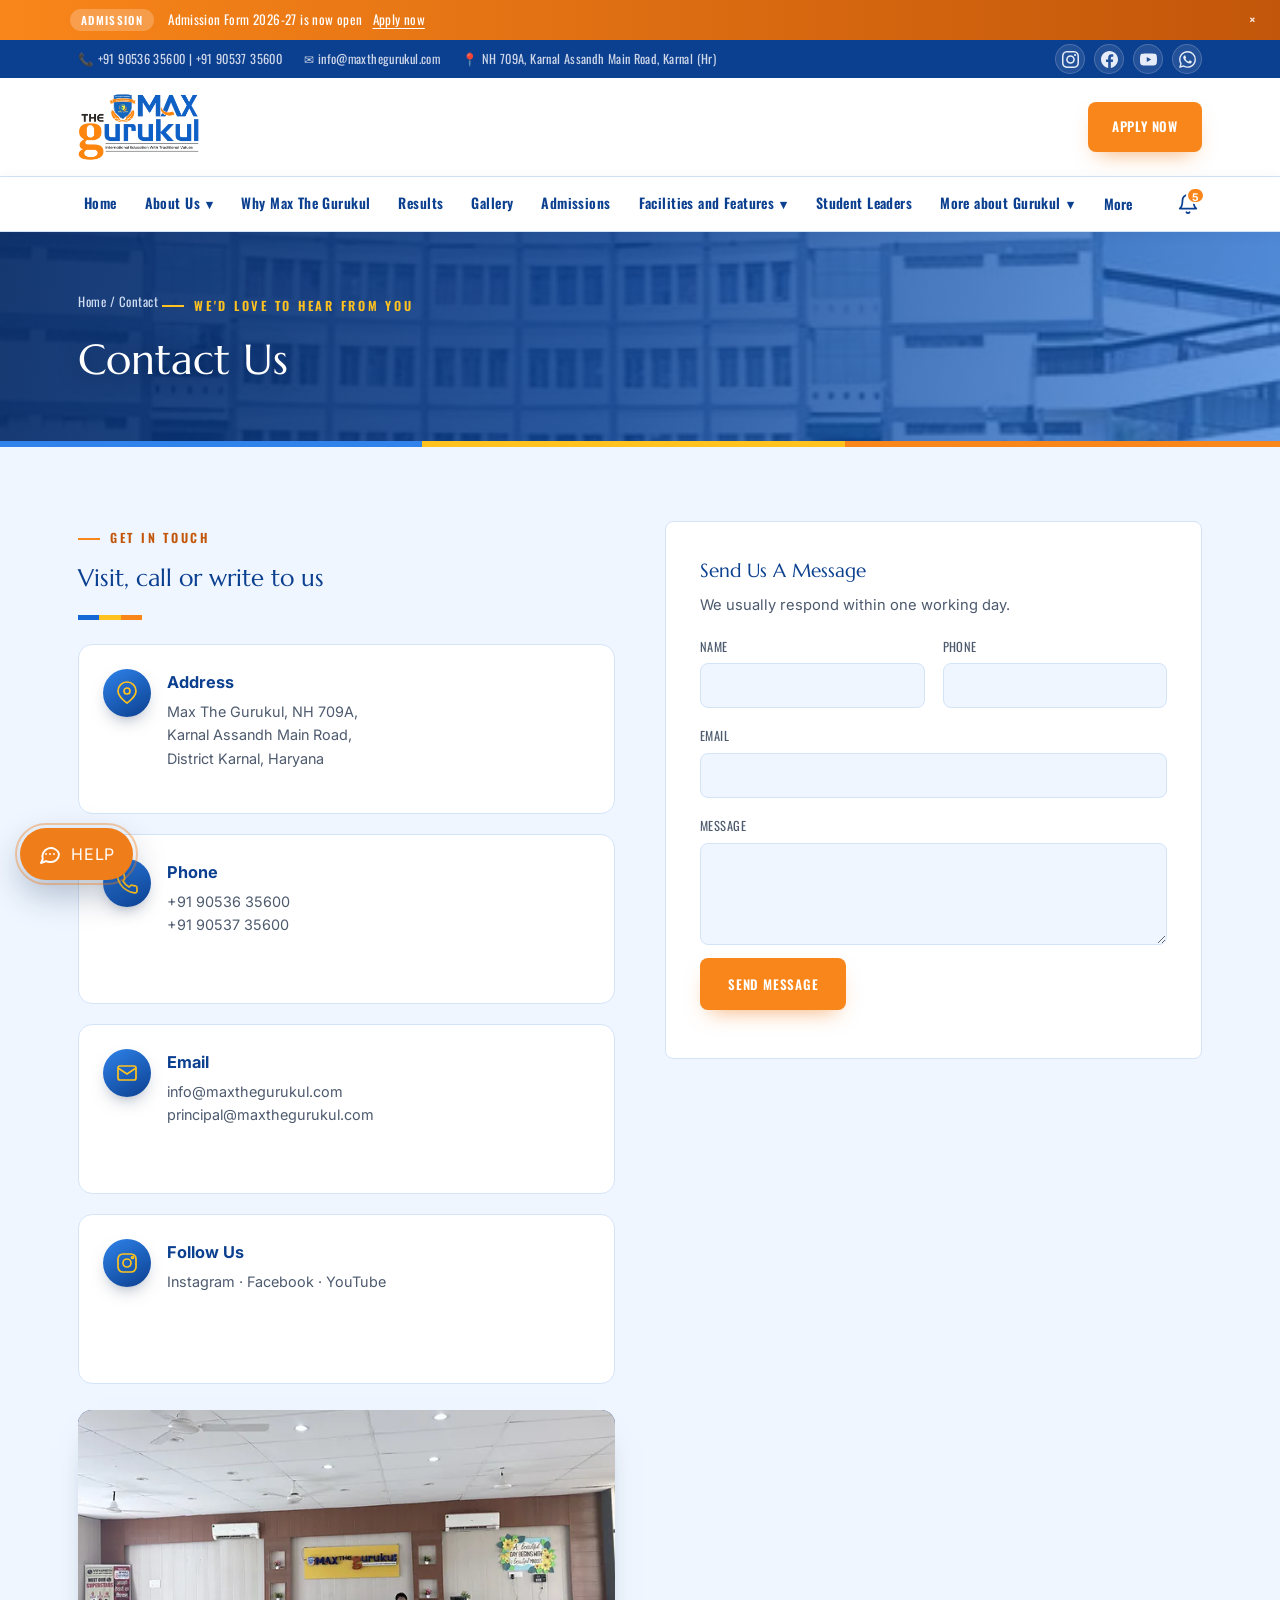
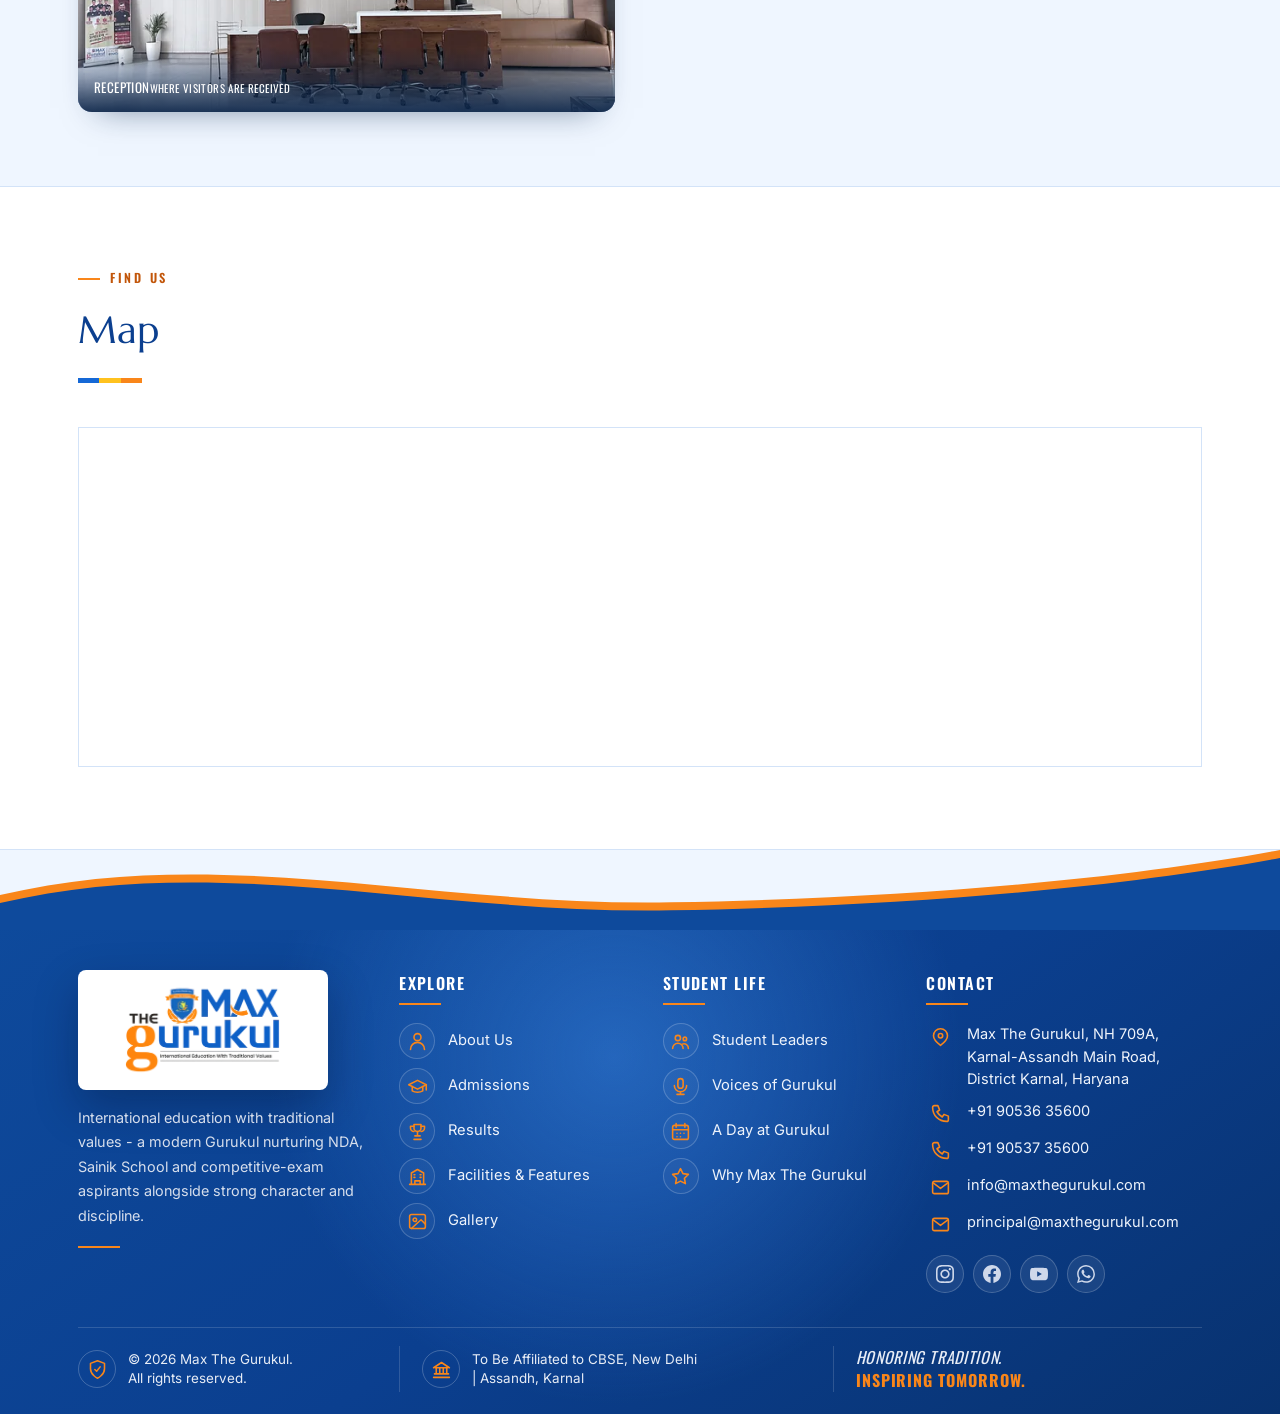
<file: contact.html>
<!DOCTYPE html>
<html lang="en">
<head>
<meta charset="UTF-8">
<meta name="viewport" content="width=device-width, initial-scale=1.0">
<title>Contact Us | Max The Gurukul, Karnal</title>
<meta name="description" content="Get in touch with Max The Gurukul, Karnal — address, phone, email and enquiry form.">
<link rel="icon" type="image/png" href="images/favicon.png">
<link rel="stylesheet" href="css/style.css">
<link rel="stylesheet" href="css/chatbot.css">
</head>
<body>
<a class="skip-link" href="#main-content">Skip to main content</a>

<div class="topbar">
  <div class="wrap">
    <div class="contact-bits">
      <span>📞 <a href="tel:+919053635600">+91 90536 35600</a> | <a href="tel:+919053735600">+91 90537 35600</a></span>
      <span>✉ <a href="mailto:info@maxthegurukul.com">info@maxthegurukul.com</a></span>
      <span>📍 NH 709A, Karnal Assandh Main Road, Karnal (Hr)</span>
    </div>
    <div class="socials">
      <a href="https://www.instagram.com/maxthegurukul" target="_blank" rel="noopener">Instagram</a>
      <a href="https://www.facebook.com/maxthegurukul" target="_blank" rel="noopener">Facebook</a>
      <a href="https://www.youtube.com/@MaxTheGurukul" target="_blank" rel="noopener">YouTube</a>
    </div>
  </div>
</div>

<header class="site-header">
  <div class="nav-row wrap">
    <a href="index.html" class="brand">
      <picture>
        <source type="image/webp" srcset="images/optimized/logo-160.webp 160w, images/optimized/logo-320.webp 320w, images/optimized/logo-480.webp 480w" sizes="122px">
        <img src="images/optimized/logo-160.png" srcset="images/optimized/logo-160.png 160w, images/optimized/logo-320.png 320w, images/optimized/logo-480.png 480w" sizes="122px"
             width="480" height="320" alt="Max The Gurukul logo" decoding="async">
      </picture>
      <span class="brand-text">
        <span>The Future Begins Here</span>
        <span>MAX THE GURUKUL</span>
      </span>
    </a>

    <nav class="primary-nav" aria-label="Primary navigation" id="primary-nav-menu">
      <ul>
        <li><a class="nav-link" href="index.html">Home</a></li>
        <li class="has-dropdown">
          <a class="nav-link" href="about.html">About Us</a>
          <div class="dropdown">
            <a href="about.html#philosophy">Philosophy</a>
            <a href="about.html#mission">Mission</a>
            <a href="about.html#vision">Vision</a>
            <a href="about.html#chairman">Chairman's Message</a>
            <a href="about.html#principal">Principal's Message</a>
            <a href="about.html#mentor">Our Mentor</a>
            <a href="infrastructure.html">Infrastructure</a>
            <a href="mandatory-disclosure.html">Mandatory Disclosure</a>
          </div>
        </li>
        <li><a class="nav-link" href="why-max-gurukul.html">Why Max The Gurukul</a></li>
        <li><a class="nav-link" href="results.html">Results</a></li>
        <li><a class="nav-link" href="gallery.html">Gallery</a></li>
        <li><a class="nav-link" href="admissions.html">Admissions</a></li>
        <li class="has-dropdown">
            <a class="nav-link" href="facilities.html">Facilities and Features</a>
            <div class="dropdown">
                <a href="facilities.html#ac-campus">Fully AC Campus</a>
                <a href="facilities.html#ac-hostel">Fully AC Hostel</a>
                <a href="facilities.html#ac-mess">Ac Mess</a>
                <a href="facilities.html#laundry">Laundry</a>
                <a href="facilities.html#smart-classes">Smart Classes</a>
                <a href="facilities.html#computer-lab">Computer Lab</a>
                <a href="facilities.html#science-lab">Science Lab</a>
                <a href="facilities.html#library">Library</a>
                <a href="facilities.html#art-room">Art Room</a>
                <a href="facilities.html#food">Delicious Homely Food</a>
                <a href="facilities.html#ncc">Ncc Training For NDA</a>
                <a href="admissions.html#unique-features">Unique Features</a>
                <a href="admissions.html#competitive-exams">Competitive Exam Preps</a>
                <a href="admissions.html#hawan-prathna">Daily Hawan & Sandhya Prathna</a>
                <a href="admissions.html#professional-training">Professional Training for 13 games</a>
                <a href="admissions.html#scholarship">Merit Base Scholarship</a>
                <a href="admissions.html#doubt-classes">Daily Specialised & Doubt classes</a>
                <a href="admissions.html#weekly-assessment">Weekly Assessment</a>
                <a href="admissions.html#gym">In House Gym</a>
                <a href="admissions.html#excursions">Excursions</a>
                <a href="admissions.html#surveillance">24 x 7 surveillance</a>
            </div>
        </li>
        <li><a class="nav-link" href="student-leaders.html">Student Leaders</a></li>
        <li class="has-dropdown">
            <a class="nav-link" href="voices.html">More about Gurukul</a>
            <div class="dropdown">
                <a href="voices.html#student-voices">Student Voices</a>
                <a href="voices.html#parent-voices">Parent Voices</a>
                <a href="day-at-gurukul.html">A day at Gurukul</a>
            </div>
        </li>
        <li class="active"><a class="nav-link" href="contact.html">Contact</a></li>
      </ul>
    </nav>

    <div class="header-cta">
      <a href="admissions.html#apply" class="btn btn-primary">Apply Now</a>
      <button class="hamburger" aria-label="Toggle menu" aria-expanded="false"><span></span><span></span><span></span></button>
    </div>
  </div>
</header>

<main id="main-content" role="main">

<section class="page-hero">
  <div class="wrap">
    <span class="breadcrumb"><a href="index.html">Home</a> / Contact</span>
    <span class="eyebrow">We'd Love To Hear From You</span>
    <h1>Contact Us</h1>
  </div>
</section>

<section>
  <div class="wrap split-2" style="display:grid;grid-template-columns:1fr 1fr;gap:50px;align-items:start;">
    <div>
      <span class="eyebrow">Get In Touch</span>
      <h2 style="margin:10px 0 16px;">Visit, call or write to us</h2>
      <div class="stripe" style="margin-bottom:24px;"><span class="b1"></span><span class="b2"></span><span class="b3"></span></div>
      <div class="tile-grid" style="grid-template-columns:1fr;">
        <div class="tile"><div class="ico"><svg viewBox="0 0 24 24"><path d="M21 10c0 6-9 12-9 12s-9-6-9-12a9 9 0 0 1 18 0Z"/><circle cx="12" cy="10" r="3"/></svg></div><div><h4>Address</h4><p>Max The Gurukul, NH 709A,<br>Karnal Assandh Main Road,<br>District Karnal, Haryana</p></div></div>
        <div class="tile"><div class="ico"><svg viewBox="0 0 24 24"><path d="M22 16.9v3a2 2 0 0 1-2.2 2 19.8 19.8 0 0 1-8.6-3 19.5 19.5 0 0 1-6-6 19.8 19.8 0 0 1-3-8.7A2 2 0 0 1 4.1 2h3a2 2 0 0 1 2 1.7c.1 1 .3 2 .6 3a2 2 0 0 1-.5 2L8 10a16 16 0 0 0 6 6l1.3-1.2a2 2 0 0 1 2-.5c1 .3 2 .5 3 .6a2 2 0 0 1 1.7 2Z"/></svg></div><div><h4>Phone</h4><p><a href="tel:+919053635600">+91 90536 35600</a><br><a href="tel:+919053735600">+91 90537 35600</a></p></div></div>
        <div class="tile"><div class="ico"><svg viewBox="0 0 24 24"><rect x="3" y="5" width="18" height="14" rx="2"/><path d="M3 7l9 6 9-6"/></svg></div><div><h4>Email</h4><p><a href="mailto:info@maxthegurukul.com">info@maxthegurukul.com</a><br><a href="mailto:principal@maxthegurukul.com">principal@maxthegurukul.com</a></p></div></div>
        <div class="tile"><div class="ico"><svg viewBox="0 0 24 24"><rect x="3" y="3" width="18" height="18" rx="5"/><circle cx="12" cy="12" r="4"/><circle cx="17.5" cy="6.5" r="1"/></svg></div><div><h4>Follow Us</h4><p><a href="https://www.instagram.com/maxthegurukul" target="_blank" rel="noopener">Instagram</a> · <a href="https://www.facebook.com/maxthegurukul" target="_blank" rel="noopener">Facebook</a> · <a href="https://www.youtube.com/@MaxTheGurukul" target="_blank" rel="noopener">YouTube</a></p></div></div>
      </div>

      <!-- Front-of-house shot under the address tiles: the thing a visitor
           actually walks into, next to the directions. Sits in the left column,
           so it is sized for ~540px rather than the full content column.
           Served from images/optimized/; see tools/README.md. -->
      <figure class="photo-figure">
        <picture>
          <source type="image/webp" srcset="images/optimized/reception-lobby-400.webp 400w, images/optimized/reception-lobby-640.webp 640w, images/optimized/reception-lobby-900.webp 900w, images/optimized/reception-lobby-1280.webp 1280w" sizes="(max-width:900px) calc(100vw - 56px), 540px">
          <img src="images/optimized/reception-lobby-640.jpg" srcset="images/optimized/reception-lobby-400.jpg 400w, images/optimized/reception-lobby-640.jpg 640w, images/optimized/reception-lobby-900.jpg 900w, images/optimized/reception-lobby-1280.jpg 1280w"
               sizes="(max-width:900px) calc(100vw - 56px), 540px"
               width="1280" height="960" alt="Reception desk with school signage and seating" loading="lazy" decoding="async">
        </picture>
        <figcaption>Reception<small>Where visitors are received</small></figcaption>
      </figure>
    </div>
    <div class="form-card">
      <h3 style="margin-bottom:6px;">Send Us A Message</h3>
      <p style="color:var(--ink-soft);font-size:.92rem;margin-bottom:20px;">We usually respond within one working day.</p>
      <form class="enquiry-form">
        <div class="form-grid">
          <div class="field"><label>Name</label><input name="name" type="text" required></div>
          <div class="field"><label>Phone</label><input name="phone" type="tel" required></div>
          <div class="field full"><label>Email</label><input name="email" type="email"></div>
          <div class="field full"><label>Message</label><textarea name="message" rows="4" required></textarea></div>
        </div>
        <button type="submit" class="btn btn-primary">Send Message</button>
        <p class="form-note" style="margin-top:14px;color:var(--gold-deep);font-size:.9rem;"></p>
      </form>
    </div>
  </div>
</section>

<section class="section-alt">
  <div class="wrap">
    <div class="section-head">
      <span class="eyebrow">Find Us</span>
      <h2>Map</h2>
      <div class="stripe"><span class="b1"></span><span class="b2"></span><span class="b3"></span></div>
    </div>
    <iframe class="map-frame" loading="lazy" title="Max The Gurukul location map" src="https://www.google.com/maps?q=Max+The+Gurukul+NH+709A+Karnal+Assandh+Road+Karnal+Haryana&output=embed"></iframe>
  </div>
</section>
</main>

<footer class="site-footer">
  <div class="wrap">
    <div class="footer-grid">
      <div>
        <div class="fbrand">
          <picture>
            <source type="image/webp" srcset="images/optimized/logo-240.webp 240w, images/optimized/logo-480.webp 480w" sizes="250px">
            <img src="images/optimized/logo-320.png" srcset="images/optimized/logo-240.png 240w, images/optimized/logo-320.png 320w, images/optimized/logo-480.png 480w" sizes="250px"
                 width="250" height="167" alt="Max The Gurukul logo" decoding="async" loading="lazy">
          </picture>
        </div>
        <p>International education with traditional values — a modern Gurukul nurturing NDA, Sainik School and competitive-exam aspirants alongside strong character and discipline.</p>
      </div>
      <div>
        <h5>Explore</h5>
        <ul>
          <li><a href="about.html">About Us</a></li>
          <li><a href="admissions.html">Admissions</a></li>
          <li><a href="results.html">Results</a></li>
          <li><a href="facilities.html">Facilities and Features</a></li>
        </ul>
      </div>
      <div>
        <h5>Student Life</h5>
        <ul>
          <li><a href="student-life.html#leaders">Student Leaders</a></li>
          <li><a href="student-life.html#voices">Voices of Gurukul</a></li>
          <li><a href="student-life.html#routine">A Day at Gurukul</a></li>
          <li><a href="student-life.html#gallery">Gallery</a></li>
        </ul>
      </div>
      <div>
        <h5>Contact</h5>
        <ul>
          <li>Max The Gurukul, NH 709A,<br>Karnal Assandh Main Road,<br>District Karnal, Haryana</li>
          <li><a href="tel:+919053635600">+91 90536 35600</a></li>
          <li><a href="tel:+919053735600">+91 90537 35600</a></li>
          <li><a href="mailto:info@maxthegurukul.com">info@maxthegurukul.com</a></li>
          <li><a href="mailto:principal@maxthegurukul.com">principal@maxthegurukul.com</a></li>
        </ul>
        <div class="footer-socials">
          <a href="https://www.instagram.com/maxthegurukul" target="_blank" rel="noopener" aria-label="Instagram"><svg viewBox="0 0 24 24"><rect x="3" y="3" width="18" height="18" rx="5"/><circle cx="12" cy="12" r="4"/><circle cx="17.5" cy="6.5" r="1"/></svg></a>
          <a href="https://www.facebook.com/maxthegurukul" target="_blank" rel="noopener" aria-label="Facebook"><svg viewBox="0 0 24 24"><path d="M14 9h3V5h-3a4 4 0 0 0-4 4v2H7v4h3v6h4v-6h3l1-4h-4V9a1 1 0 0 1 1-1Z"/></svg></a>
          <a href="https://www.youtube.com/@MaxTheGurukul" target="_blank" rel="noopener" aria-label="YouTube"><svg viewBox="0 0 24 24"><rect x="2" y="6" width="20" height="12" rx="3"/><path d="M10 9.5 15 12l-5 2.5Z"/></svg></a>
        </div>
      </div>
    </div>
    <div class="footer-bottom">
      <span>© 2026 Max The Gurukul. All rights reserved.</span>
      <span>To Be Affiliated to CBSE, New Delhi | Assandh, Karnal</span>
    </div>
  </div>
</footer>
<script src="js/script.js"></script>
<script src="js/chatbot.js"></script>
<script src="js/notifications.js"></script>
</body>
</html>
</file>
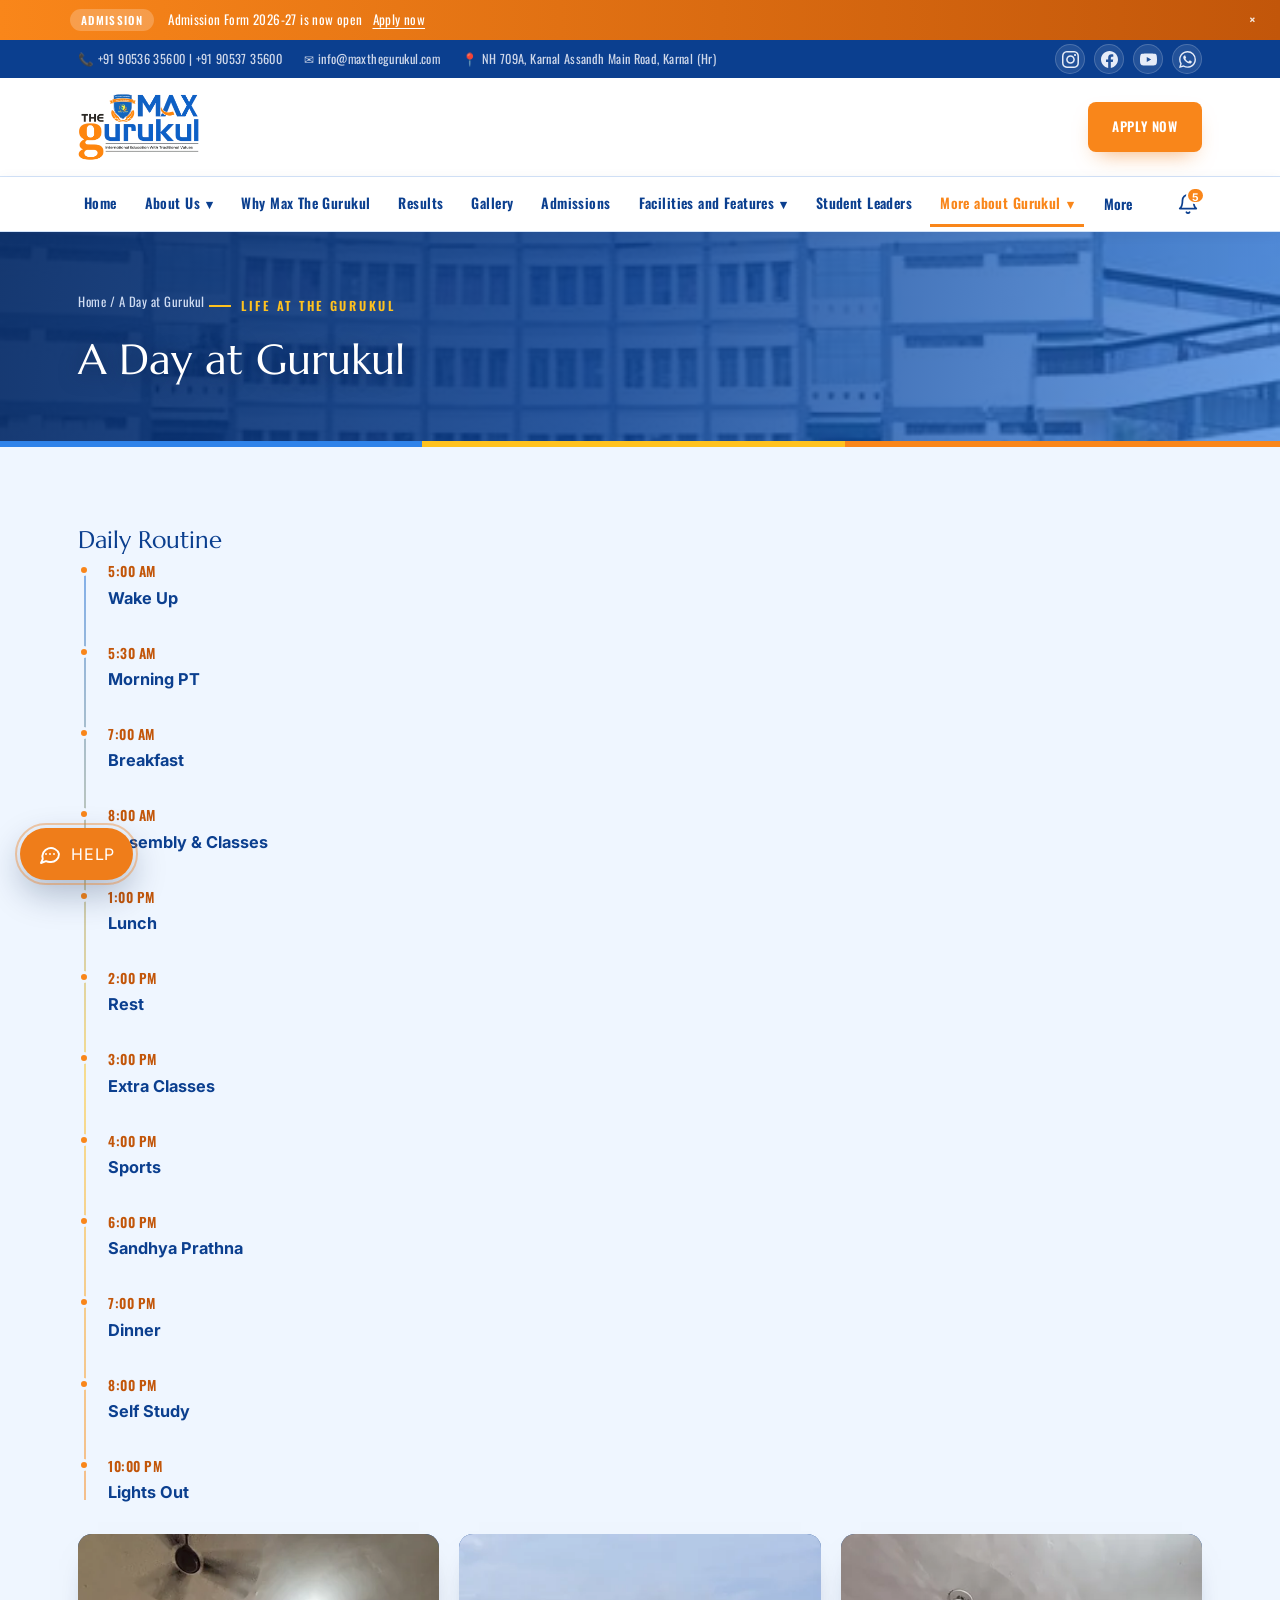
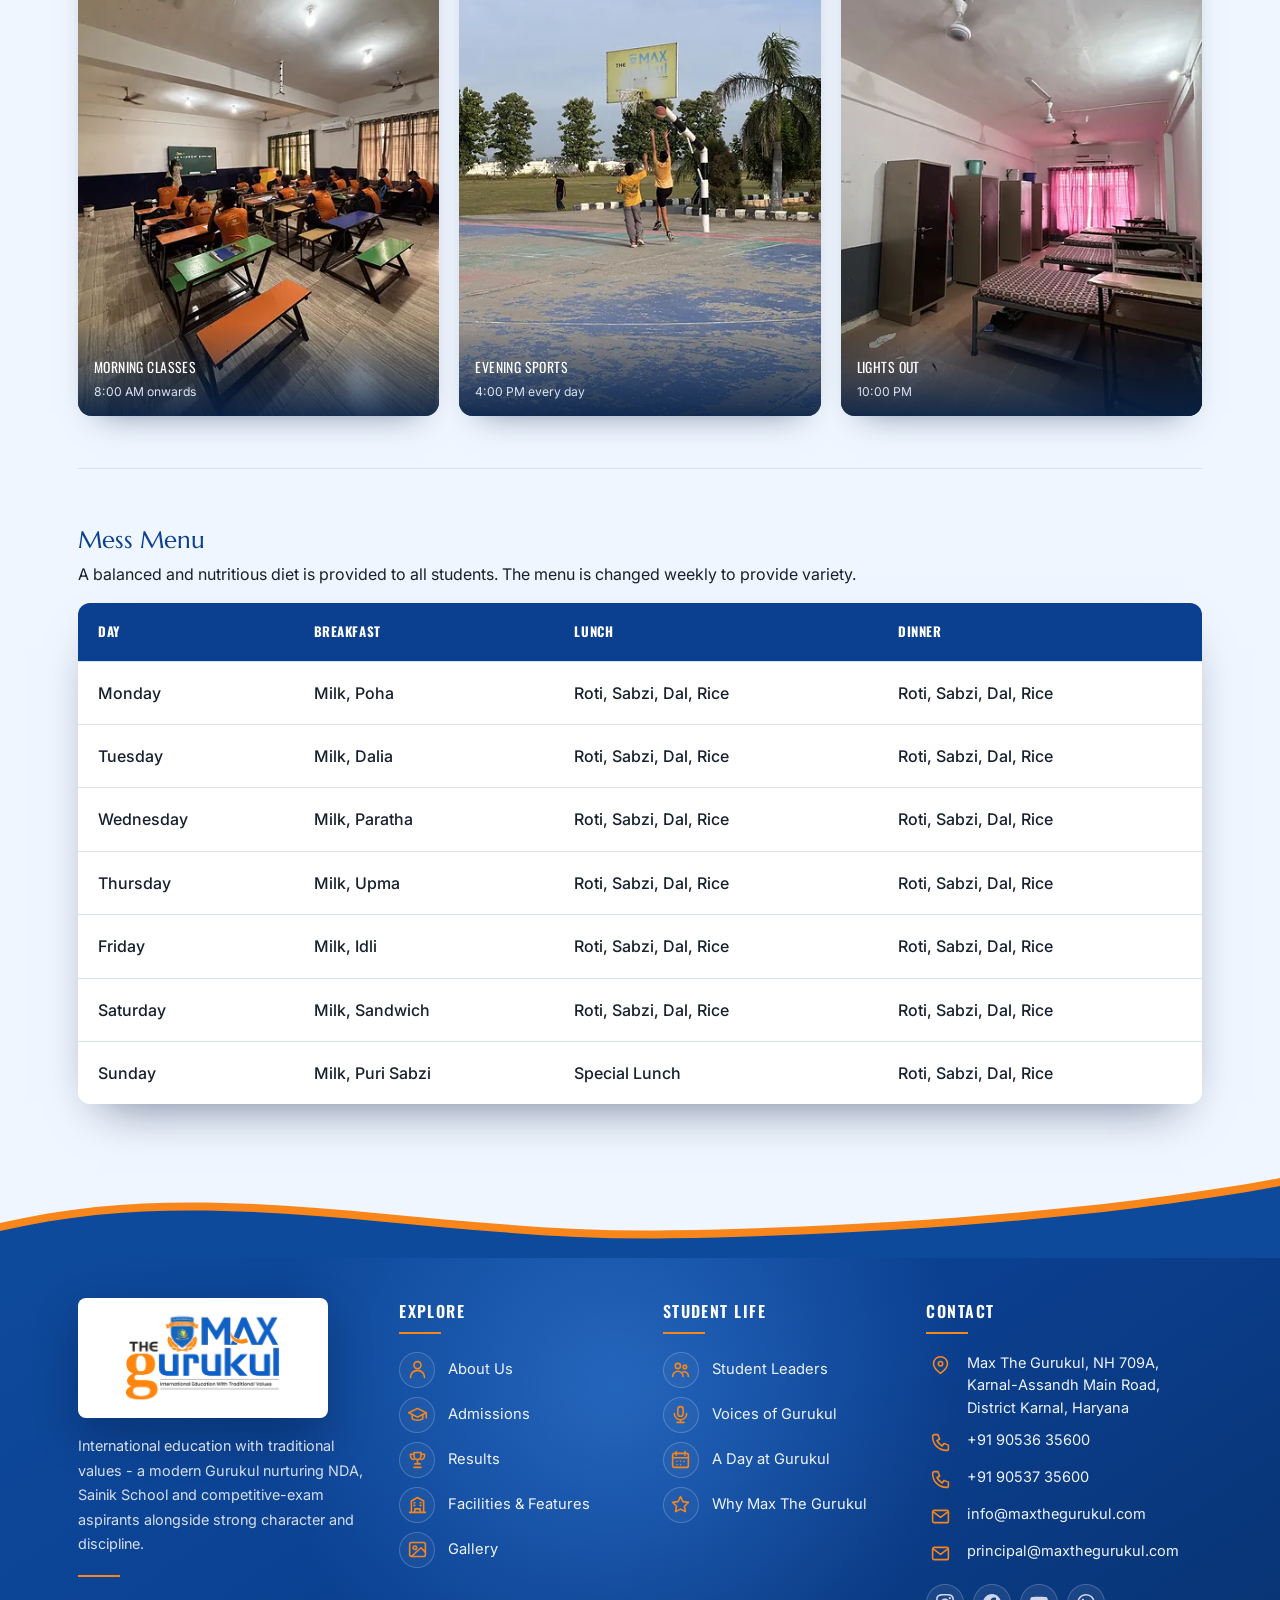
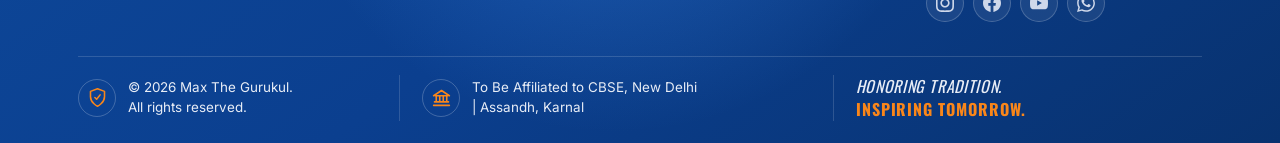
<file: day-at-gurukul.html>
<!DOCTYPE html>
<html lang="en">
<head>
<meta charset="UTF-8">
<meta name="viewport" content="width=device-width, initial-scale=1.0">
<title>A Day at Gurukul | Max The Gurukul, Karnal</title>
<meta name="description" content="The daily routine and mess menu at Max The Gurukul.">
<link rel="icon" type="image/png" href="images/favicon.png">
<link rel="stylesheet" href="css/style.css">
<link rel="stylesheet" href="css/chatbot.css">
</head>
<body>
<a class="skip-link" href="#main-content">Skip to main content</a>

<div class="topbar">
  <div class="wrap">
    <div class="contact-bits">
      <span>📞 <a href="tel:+919053635600">+91 90536 35600</a> | <a href="tel:+919053735600">+91 90537 35600</a></span>
      <span>✉ <a href="mailto:info@maxthegurukul.com">info@maxthegurukul.com</a></span>
      <span>📍 NH 709A, Karnal Assandh Main Road, Karnal (Hr)</span>
    </div>
    <div class="socials">
      <a href="https://www.instagram.com/maxthegurukul" target="_blank" rel="noopener">Instagram</a>
      <a href="https://www.facebook.com/maxthegurukul" target="_blank" rel="noopener">Facebook</a>
      <a href="https://www.youtube.com/@MaxTheGurukul" target="_blank" rel="noopener">YouTube</a>
    </div>
  </div>
</div>

<header class="site-header">
  <div class="nav-row wrap">
    <a href="index.html" class="brand">
      <picture>
        <source type="image/webp" srcset="images/optimized/logo-160.webp 160w, images/optimized/logo-320.webp 320w, images/optimized/logo-480.webp 480w" sizes="122px">
        <img src="images/optimized/logo-160.png" srcset="images/optimized/logo-160.png 160w, images/optimized/logo-320.png 320w, images/optimized/logo-480.png 480w" sizes="122px"
             width="480" height="320" alt="Max The Gurukul logo" decoding="async">
      </picture>
      <span class="brand-text">
        <span>The Future Begins Here</span>
        <span>MAX THE GURUKUL</span>
      </span>
    </a>

    <nav class="primary-nav" aria-label="Primary navigation" id="primary-nav-menu">
      <ul>
        <li><a class="nav-link" href="index.html">Home</a></li>
        <li class="has-dropdown">
          <a class="nav-link" href="about.html">About Us</a>
          <div class="dropdown">
            <a href="about.html#philosophy">Philosophy</a>
            <a href="about.html#mission">Mission</a>
            <a href="about.html#vision">Vision</a>
            <a href="about.html#chairman">Chairman's Message</a>
            <a href="about.html#principal">Principal's Message</a>
            <a href="about.html#mentor">Our Mentor</a>
            <a href="infrastructure.html">Infrastructure</a>
            <a href="mandatory-disclosure.html">Mandatory Disclosure</a>
          </div>
        </li>
        <li><a class="nav-link" href="why-max-gurukul.html">Why Max The Gurukul</a></li>
        <li><a class="nav-link" href="results.html">Results</a></li>
        <li><a class="nav-link" href="gallery.html">Gallery</a></li>
        <li><a class="nav-link" href="admissions.html">Admissions</a></li>
        <li class="has-dropdown">
            <a class="nav-link" href="facilities.html">Facilities and Features</a>
            <div class="dropdown">
                <a href="facilities.html#ac-campus">Fully AC Campus</a>
                <a href="facilities.html#ac-hostel">Fully AC Hostel</a>
                <a href="facilities.html#ac-mess">Ac Mess</a>
                <a href="facilities.html#laundry">Laundry</a>
                <a href="facilities.html#smart-classes">Smart Classes</a>
                <a href="facilities.html#computer-lab">Computer Lab</a>
                <a href="facilities.html#science-lab">Science Lab</a>
                <a href="facilities.html#library">Library</a>
                <a href="facilities.html#art-room">Art Room</a>
                <a href="facilities.html#food">Delicious Homely Food</a>
                <a href="facilities.html#ncc">Ncc Training For NDA</a>
                <a href="admissions.html#unique-features">Unique Features</a>
                <a href="admissions.html#competitive-exams">Competitive Exam Preps</a>
                <a href="admissions.html#hawan-prathna">Daily Hawan & Sandhya Prathna</a>
                <a href="admissions.html#professional-training">Professional Training for 13 games</a>
                <a href="admissions.html#scholarship">Merit Base Scholarship</a>
                <a href="admissions.html#doubt-classes">Daily Specialised & Doubt classes</a>
                <a href="admissions.html#weekly-assessment">Weekly Assessment</a>
                <a href="admissions.html#gym">In House Gym</a>
                <a href="admissions.html#excursions">Excursions</a>
                <a href="admissions.html#surveillance">24 x 7 surveillance</a>
            </div>
        </li>
        <li><a class="nav-link" href="student-leaders.html">Student Leaders</a></li>
        <li class="has-dropdown active">
            <a class="nav-link" href="voices.html">More about Gurukul</a>
            <div class="dropdown">
                <a href="voices.html#student-voices">Student Voices</a>
                <a href="voices.html#parent-voices">Parent Voices</a>
                <a href="day-at-gurukul.html">A day at Gurukul</a>
            </div>
        </li>
        <li><a class="nav-link" href="contact.html">Contact</a></li>
      </ul>
    </nav>

    <div class="header-cta">
      <a href="admissions.html#apply" class="btn btn-primary">Apply Now</a>
      <button class="hamburger" aria-label="Toggle menu" aria-expanded="false"><span></span><span></span><span></span></button>
    </div>
  </div>
</header>

<main id="main-content" role="main">

<section class="page-hero">
  <div class="wrap">
    <span class="breadcrumb"><a href="index.html">Home</a> / A Day at Gurukul</span>
    <span class="eyebrow">Life at The Gurukul</span>
    <h1>A Day at Gurukul</h1>
  </div>
</section>

<section>
  <div class="wrap">
      <div id="daily-routine" class="about-section">
        <h2>Daily Routine</h2>
        <div class="timeline">
            <div class="timeline-item"><div class="time">5:00 AM</div><h4>Wake Up</h4></div>
            <div class="timeline-item"><div class="time">5:30 AM</div><h4>Morning PT</h4></div>
            <div class="timeline-item"><div class="time">7:00 AM</div><h4>Breakfast</h4></div>
            <div class="timeline-item"><div class="time">8:00 AM</div><h4>Assembly & Classes</h4></div>
            <div class="timeline-item"><div class="time">1:00 PM</div><h4>Lunch</h4></div>
            <div class="timeline-item"><div class="time">2:00 PM</div><h4>Rest</h4></div>
            <div class="timeline-item"><div class="time">3:00 PM</div><h4>Extra Classes</h4></div>
            <div class="timeline-item"><div class="time">4:00 PM</div><h4>Sports</h4></div>
            <div class="timeline-item"><div class="time">6:00 PM</div><h4>Sandhya Prathna</h4></div>
            <div class="timeline-item"><div class="time">7:00 PM</div><h4>Dinner</h4></div>
            <div class="timeline-item"><div class="time">8:00 PM</div><h4>Self Study</h4></div>
            <div class="timeline-item"><div class="time">10:00 PM</div><h4>Lights Out</h4></div>
        </div>

        <!-- Three points on the timeline above that there are photographs for:
             morning classes, evening sports, lights out. The best frames for
             assembly and for hostel self-study are only 500px wide, so they would
             be soft in a 361px cell on a retina phone and are left out rather than
             upscaled. Served from images/optimized/; see tools/README.md. -->
        <div class="photo-gallery portrait-set" style="margin-top:28px;">
          <figure>
            <picture>
              <source type="image/webp" srcset="images/optimized/classroom-full-session-400.webp 400w, images/optimized/classroom-full-session-640.webp 640w, images/optimized/classroom-full-session-900.webp 900w, images/optimized/classroom-full-session-1280.webp 1280w" sizes="(max-width:480px) calc(100vw - 56px), (max-width:760px) calc((100vw - 70px) / 2), (max-width:1180px) calc((100vw - 96px) / 3), 361px">
              <img src="images/optimized/classroom-full-session-640.jpg" srcset="images/optimized/classroom-full-session-400.jpg 400w, images/optimized/classroom-full-session-640.jpg 640w, images/optimized/classroom-full-session-900.jpg 900w, images/optimized/classroom-full-session-1280.jpg 1280w"
                   sizes="(max-width:480px) calc(100vw - 56px), (max-width:760px) calc((100vw - 70px) / 2), (max-width:1180px) calc((100vw - 96px) / 3), 361px"
                   width="1280" height="1707" alt="Wide view down a full classroom during a lesson" loading="lazy" decoding="async">
            </picture>
            <figcaption>Morning Classes<small>8:00 AM onwards</small></figcaption>
          </figure>
          <figure>
            <picture>
              <source type="image/webp" srcset="images/optimized/sports-ground-court-400.webp 400w, images/optimized/sports-ground-court-640.webp 640w, images/optimized/sports-ground-court-900.webp 900w, images/optimized/sports-ground-court-1280.webp 1280w" sizes="(max-width:480px) calc(100vw - 56px), (max-width:760px) calc((100vw - 70px) / 2), (max-width:1180px) calc((100vw - 96px) / 3), 361px">
              <img src="images/optimized/sports-ground-court-640.jpg" srcset="images/optimized/sports-ground-court-400.jpg 400w, images/optimized/sports-ground-court-640.jpg 640w, images/optimized/sports-ground-court-900.jpg 900w, images/optimized/sports-ground-court-1280.jpg 1280w"
                   sizes="(max-width:480px) calc(100vw - 56px), (max-width:760px) calc((100vw - 70px) / 2), (max-width:1180px) calc((100vw - 96px) / 3), 361px"
                   width="1280" height="1707" alt="Students playing on the outdoor multi-purpose court" loading="lazy" decoding="async">
            </picture>
            <figcaption>Evening Sports<small>4:00 PM every day</small></figcaption>
          </figure>
          <figure style="--pos:center 58%">
            <picture>
              <source type="image/webp" srcset="images/optimized/hostel-room-beds-400.webp 400w, images/optimized/hostel-room-beds-640.webp 640w, images/optimized/hostel-room-beds-900.webp 900w, images/optimized/hostel-room-beds-1280.webp 1280w" sizes="(max-width:480px) calc(100vw - 56px), (max-width:760px) calc((100vw - 70px) / 2), (max-width:1180px) calc((100vw - 96px) / 3), 361px">
              <img src="images/optimized/hostel-room-beds-640.jpg" srcset="images/optimized/hostel-room-beds-400.jpg 400w, images/optimized/hostel-room-beds-640.jpg 640w, images/optimized/hostel-room-beds-900.jpg 900w, images/optimized/hostel-room-beds-1280.jpg 1280w"
                   sizes="(max-width:480px) calc(100vw - 56px), (max-width:760px) calc((100vw - 70px) / 2), (max-width:1180px) calc((100vw - 96px) / 3), 361px"
                   width="1280" height="1707" alt="Hostel room with beds, lockers and storage" loading="lazy" decoding="async">
            </picture>
            <figcaption>Lights Out<small>10:00 PM</small></figcaption>
          </figure>
        </div>
      </div>
      <div id="mess-menu" class="about-section">
        <h2>Mess Menu</h2>
        <p>A balanced and nutritious diet is provided to all students. The menu is changed weekly to provide variety.</p>
        <table class="scholar-table">
            <thead><tr><th>Day</th><th>Breakfast</th><th>Lunch</th><th>Dinner</th></tr></thead>
            <tbody>
                <tr><td>Monday</td><td>Milk, Poha</td><td>Roti, Sabzi, Dal, Rice</td><td>Roti, Sabzi, Dal, Rice</td></tr>
                <tr><td>Tuesday</td><td>Milk, Dalia</td><td>Roti, Sabzi, Dal, Rice</td><td>Roti, Sabzi, Dal, Rice</td></tr>
                <tr><td>Wednesday</td><td>Milk, Paratha</td><td>Roti, Sabzi, Dal, Rice</td><td>Roti, Sabzi, Dal, Rice</td></tr>
                <tr><td>Thursday</td><td>Milk, Upma</td><td>Roti, Sabzi, Dal, Rice</td><td>Roti, Sabzi, Dal, Rice</td></tr>
                <tr><td>Friday</td><td>Milk, Idli</td><td>Roti, Sabzi, Dal, Rice</td><td>Roti, Sabzi, Dal, Rice</td></tr>
                <tr><td>Saturday</td><td>Milk, Sandwich</td><td>Roti, Sabzi, Dal, Rice</td><td>Roti, Sabzi, Dal, Rice</td></tr>
                <tr><td>Sunday</td><td>Milk, Puri Sabzi</td><td>Special Lunch</td><td>Roti, Sabzi, Dal, Rice</td></tr>
            </tbody>
        </table>
      </div>
  </div>
</section>
</main>

<footer class="site-footer">
  <div class="wrap">
    <div class="footer-grid">
      <div>
        <div class="fbrand">
          <picture>
            <source type="image/webp" srcset="images/optimized/logo-240.webp 240w, images/optimized/logo-480.webp 480w" sizes="250px">
            <img src="images/optimized/logo-320.png" srcset="images/optimized/logo-240.png 240w, images/optimized/logo-320.png 320w, images/optimized/logo-480.png 480w" sizes="250px"
                 width="250" height="167" alt="Max The Gurukul logo" decoding="async" loading="lazy">
          </picture>
        </div>
        <p>International education with traditional values — a modern Gurukul nurturing NDA, Sainik School and competitive-exam aspirants alongside strong character and discipline.</p>
      </div>
      <div>
        <h5>Explore</h5>
        <ul>
          <li><a href="about.html">About Us</a></li>
          <li><a href="admissions.html">Admissions</a></li>
          <li><a href="results.html">Results</a></li>
          <li><a href="facilities.html">Facilities and Features</a></li>
        </ul>
      </div>
      <div>
        <h5>Student Life</h5>
        <ul>
          <li><a href="student-life.html#leaders">Student Leaders</a></li>
          <li><a href="student-life.html#voices">Voices of Gurukul</a></li>
          <li><a href="student-life.html#routine">A Day at Gurukul</a></li>
          <li><a href="student-life.html#gallery">Gallery</a></li>
        </ul>
      </div>
      <div>
        <h5>Contact</h5>
        <ul>
          <li>Max The Gurukul, NH 709A,<br>Karnal Assandh Main Road,<br>District Karnal, Haryana</li>
          <li><a href="tel:+919053635600">+91 90536 35600</a></li>
          <li><a href="tel:+919053735600">+91 90537 35600</a></li>
          <li><a href="mailto:info@maxthegurukul.com">info@maxthegurukul.com</a></li>
          <li><a href="mailto:principal@maxthegurukul.com">principal@maxthegurukul.com</a></li>
        </ul>
        <div class="footer-socials">
          <a href="https://www.instagram.com/maxthegurukul" target="_blank" rel="noopener" aria-label="Instagram"><svg viewBox="0 0 24 24"><rect x="3" y="3" width="18" height="18" rx="5"/><circle cx="12" cy="12" r="4"/><circle cx="17.5" cy="6.5" r="1"/></svg></a>
          <a href="https://www.facebook.com/maxthegurukul" target="_blank" rel="noopener" aria-label="Facebook"><svg viewBox="0 0 24 24"><path d="M14 9h3V5h-3a4 4 0 0 0-4 4v2H7v4h3v6h4v-6h3l1-4h-4V9a1 1 0 0 1 1-1Z"/></svg></a>
          <a href="https://www.youtube.com/@MaxTheGurukul" target="_blank" rel="noopener" aria-label="YouTube"><svg viewBox="0 0 24 24"><rect x="2" y="6" width="20" height="12" rx="3"/><path d="M10 9.5 15 12l-5 2.5Z"/></svg></a>
        </div>
      </div>
    </div>
    <div class="footer-bottom">
      <span>© 2026 Max The Gurukul. All rights reserved.</span>
      <span>To Be Affiliated to CBSE, New Delhi | Assandh, Karnal</span>
    </div>
  </div>
</footer>
<script src="js/script.js"></script>
<script src="js/chatbot.js"></script>
<script src="js/notifications.js"></script>
</body>
</html>
</file>
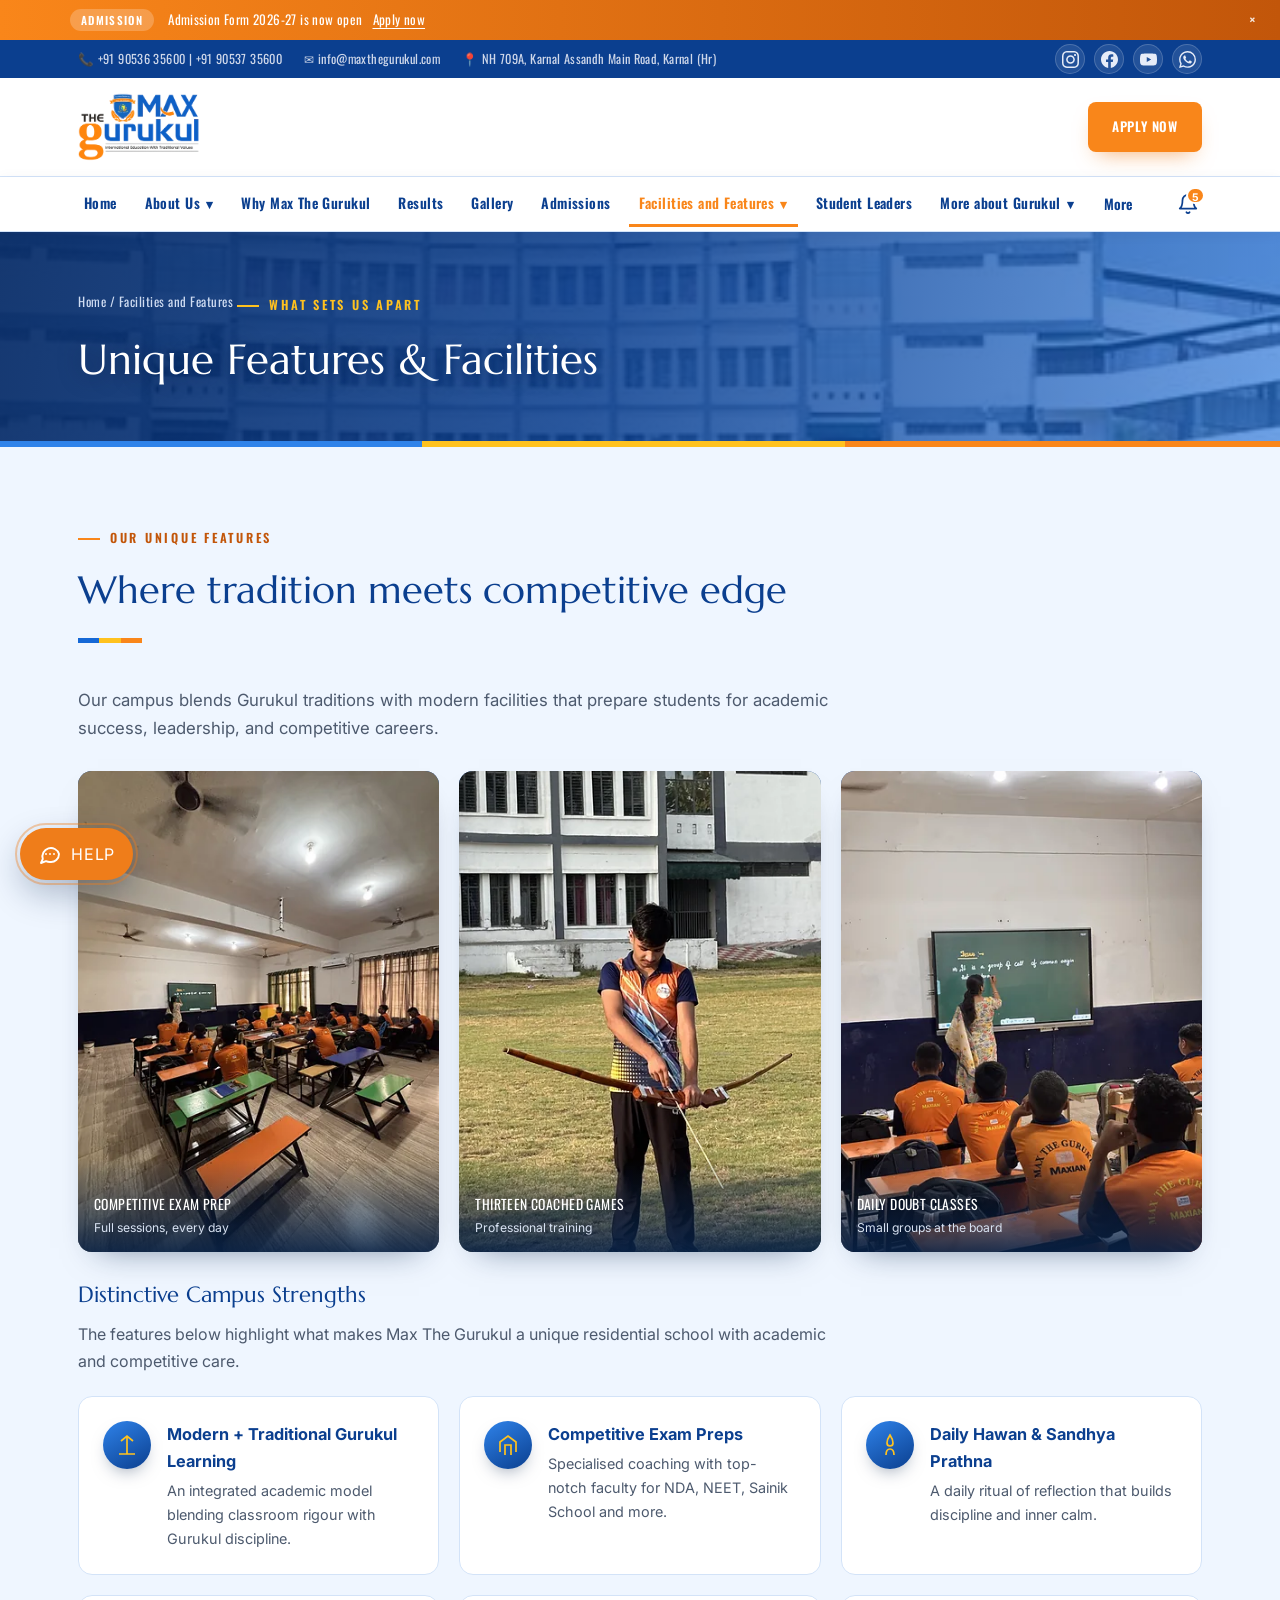
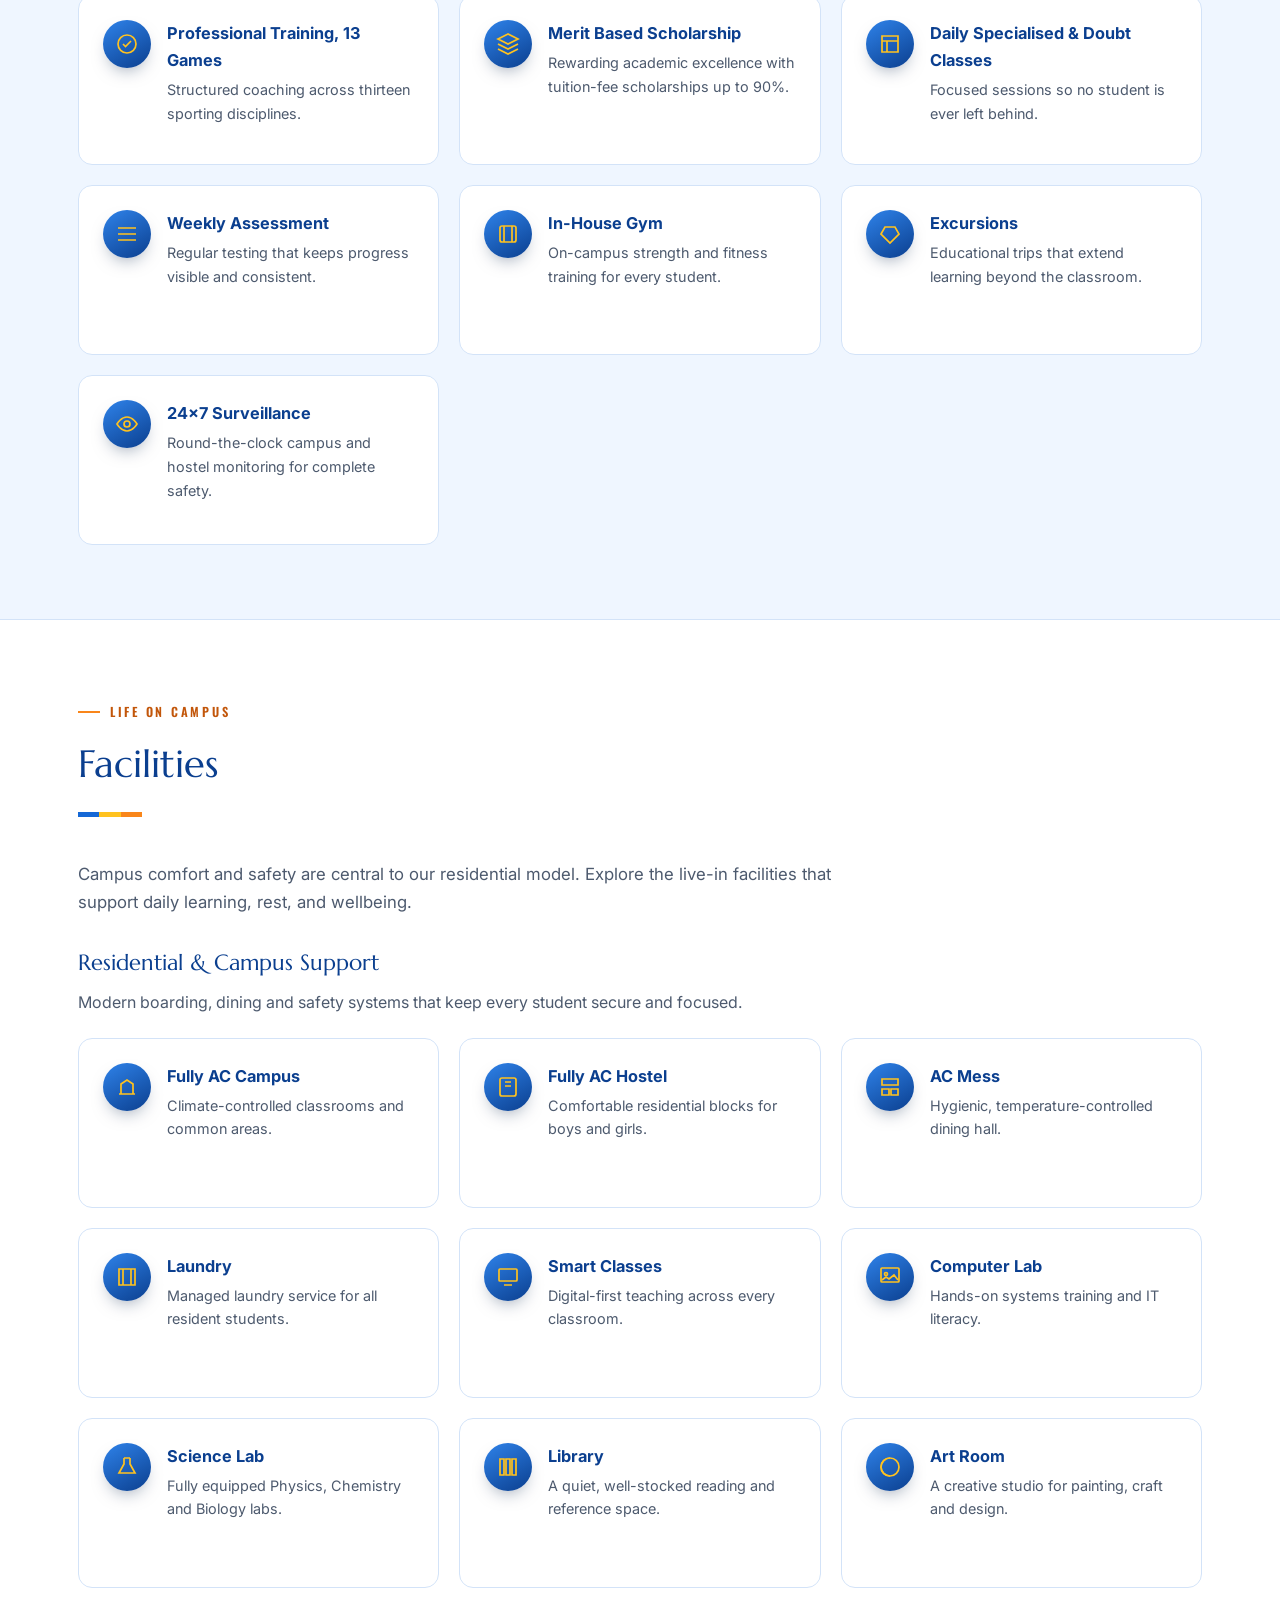
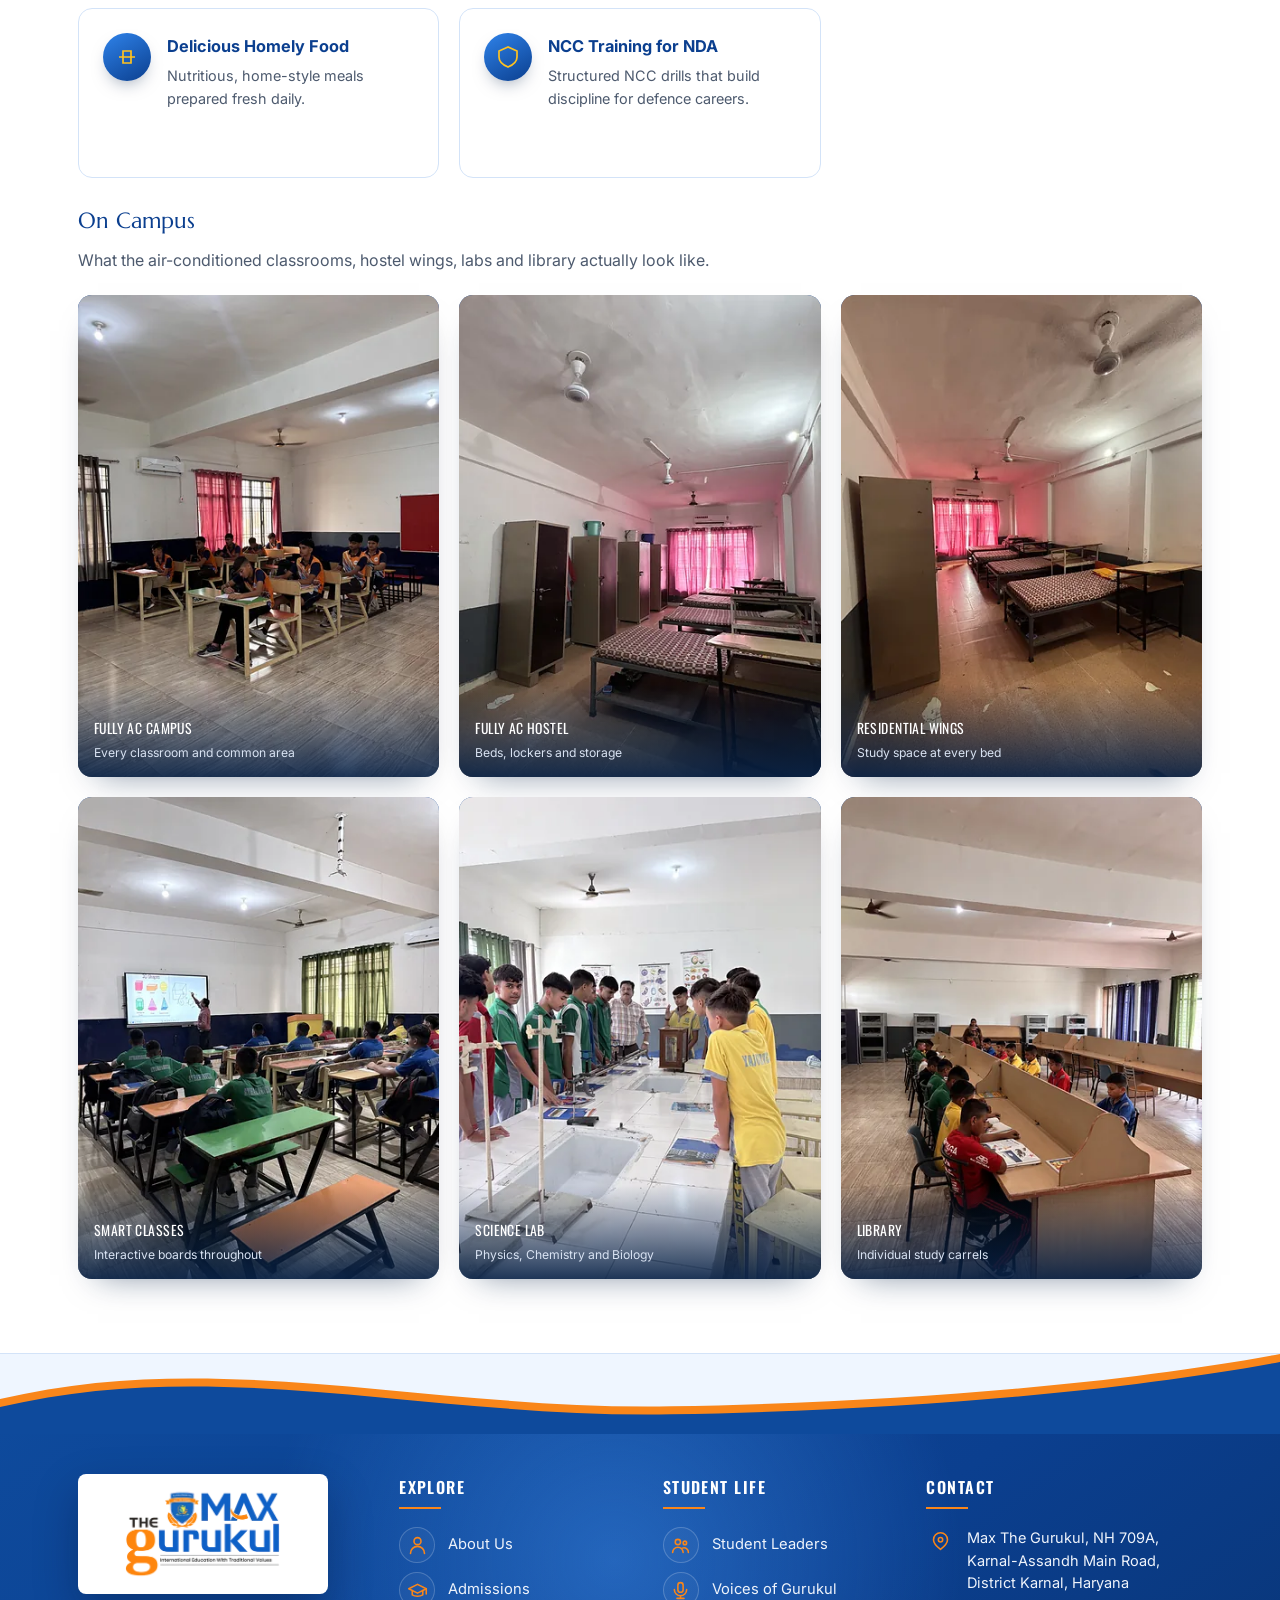
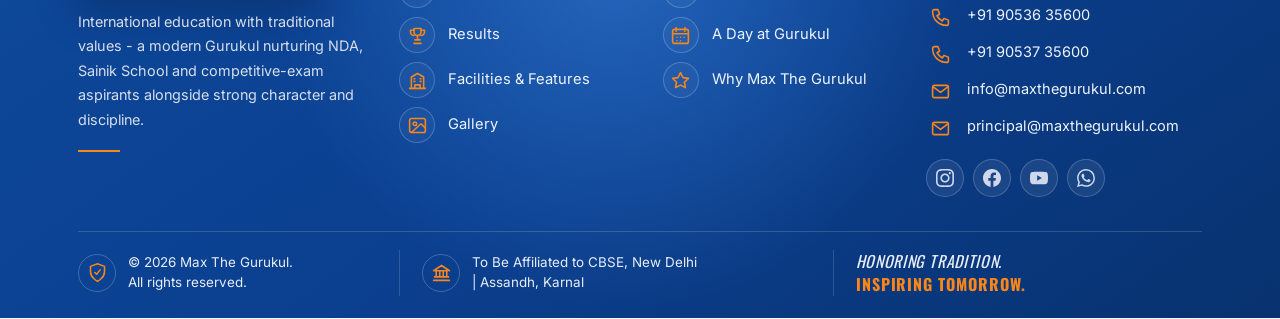
<file: facilities.html>
<!DOCTYPE html>
<html lang="en">
<head>
<meta charset="UTF-8">
<meta name="viewport" content="width=device-width, initial-scale=1.0">
<title>Facilities and Features | Max The Gurukul, Karnal</title>
<meta name="description" content="Unique features and facilities at Max The Gurukul — from NCC training to fully AC campus and hostel.">
<link rel="icon" type="image/png" href="images/favicon.png">
<link rel="stylesheet" href="css/style.css">
<link rel="stylesheet" href="css/chatbot.css">
</head>
<body>
<a class="skip-link" href="#main-content">Skip to main content</a>

<div class="topbar">
  <div class="wrap">
    <div class="contact-bits">
      <span>📞 <a href="tel:+919053635600">+91 90536 35600</a> | <a href="tel:+919053735600">+91 90537 35600</a></span>
      <span>✉ <a href="mailto:info@maxthegurukul.com">info@maxthegurukul.com</a></span>
      <span>📍 NH 709A, Karnal Assandh Main Road, Karnal (Hr)</span>
    </div>
    <div class="socials">
      <a href="https://www.instagram.com/maxthegurukul" target="_blank" rel="noopener">Instagram</a>
      <a href="https://www.facebook.com/maxthegurukul" target="_blank" rel="noopener">Facebook</a>
      <a href="https://www.youtube.com/@MaxTheGurukul" target="_blank" rel="noopener">YouTube</a>
    </div>
  </div>
</div>

<header class="site-header">
  <div class="nav-row wrap">
    <a href="index.html" class="brand">
      <picture>
        <source type="image/webp" srcset="images/optimized/logo-160.webp 160w, images/optimized/logo-320.webp 320w, images/optimized/logo-480.webp 480w" sizes="122px">
        <img src="images/optimized/logo-160.png" srcset="images/optimized/logo-160.png 160w, images/optimized/logo-320.png 320w, images/optimized/logo-480.png 480w" sizes="122px"
             width="480" height="320" alt="Max The Gurukul logo" decoding="async">
      </picture>
      <span class="brand-text">
        <span>The Future Begins Here</span>
        <span>MAX THE GURUKUL</span>
      </span>
    </a>

    <nav class="primary-nav" aria-label="Primary navigation" id="primary-nav-menu">
      <ul>
        <li><a class="nav-link" href="index.html">Home</a></li>
        <li class="has-dropdown">
          <a class="nav-link" href="about.html">About Us</a>
          <div class="dropdown">
            <a href="about.html#philosophy">Philosophy</a>
            <a href="about.html#mission">Mission</a>
            <a href="about.html#vision">Vision</a>
            <a href="about.html#chairman">Chairman's Message</a>
            <a href="about.html#principal">Principal's Message</a>
            <a href="about.html#mentor">Our Mentor</a>
            <a href="infrastructure.html">Infrastructure</a>
            <a href="mandatory-disclosure.html">Mandatory Disclosure</a>
          </div>
        </li>
        <li><a class="nav-link" href="why-max-gurukul.html">Why Max The Gurukul</a></li>
        <li><a class="nav-link" href="results.html">Results</a></li>
        <li><a class="nav-link" href="gallery.html">Gallery</a></li>
        <li><a class="nav-link" href="admissions.html">Admissions</a></li>
        <li class="has-dropdown active">
            <a class="nav-link" href="facilities.html">Facilities and Features</a>
            <div class="dropdown">
                <a href="facilities.html#ac-campus">Fully AC Campus</a>
                <a href="facilities.html#ac-hostel">Fully AC Hostel</a>
                <a href="facilities.html#ac-mess">Ac Mess</a>
                <a href="facilities.html#laundry">Laundry</a>
                <a href="facilities.html#smart-classes">Smart Classes</a>
                <a href="facilities.html#computer-lab">Computer Lab</a>
                <a href="facilities.html#science-lab">Science Lab</a>
                <a href="facilities.html#library">Library</a>
                <a href="facilities.html#art-room">Art Room</a>
                <a href="facilities.html#food">Delicious Homely Food</a>
                <a href="facilities.html#ncc">Ncc Training For NDA</a>
                <a href="admissions.html#unique-features">Unique Features</a>
                <a href="admissions.html#competitive-exams">Competitive Exam Preps</a>
                <a href="admissions.html#hawan-prathna">Daily Hawan & Sandhya Prathna</a>
                <a href="admissions.html#professional-training">Professional Training for 13 games</a>
                <a href="admissions.html#scholarship">Merit Base Scholarship</a>
                <a href="admissions.html#doubt-classes">Daily Specialised & Doubt classes</a>
                <a href="admissions.html#weekly-assessment">Weekly Assessment</a>
                <a href="admissions.html#gym">In House Gym</a>
                <a href="admissions.html#excursions">Excursions</a>
                <a href="admissions.html#surveillance">24 x 7 surveillance</a>
            </div>
        </li>
        <li><a class="nav-link" href="student-leaders.html">Student Leaders</a></li>
        <li class="has-dropdown">
            <a class="nav-link" href="voices.html">More about Gurukul</a>
            <div class="dropdown">
                <a href="voices.html#student-voices">Student Voices</a>
                <a href="voices.html#parent-voices">Parent Voices</a>
                <a href="day-at-gurukul.html">A day at Gurukul</a>
            </div>
        </li>
        <li><a class="nav-link" href="contact.html">Contact</a></li>
      </ul>
    </nav>

    <div class="header-cta">
      <a href="admissions.html#apply" class="btn btn-primary">Apply Now</a>
      <button class="hamburger" aria-label="Toggle menu" aria-expanded="false"><span></span><span></span><span></span></button>
    </div>
  </div>
</header>

<main id="main-content" role="main">

<section class="page-hero">
  <div class="wrap">
    <span class="breadcrumb"><a href="index.html">Home</a> / Facilities and Features</span>
    <span class="eyebrow">What Sets Us Apart</span>
    <h1>Unique Features & Facilities</h1>
  </div>
</section>

<section>
  <div class="wrap">
    <div class="section-head">
      <span class="eyebrow">Our Unique Features</span>
      <h2>Where tradition meets competitive edge</h2>
      <div class="stripe"><span class="b1"></span><span class="b2"></span><span class="b3"></span></div>
    </div>
    <p class="section-intro">Our campus blends Gurukul traditions with modern facilities that prepare students for academic success, leadership, and competitive careers.</p>
    <!-- Photographs come from images/optimized/ (WebP with a JPEG fallback, four
         widths) - never from the multi-megapixel originals in images/. See
         tools/README.md. Only this first strip is eager; everything further down
         the page is lazy. -->
    <div class="photo-gallery portrait-set">
      <figure>
        <picture>
          <source type="image/webp" srcset="images/optimized/classroom-full-session-400.webp 400w, images/optimized/classroom-full-session-640.webp 640w, images/optimized/classroom-full-session-900.webp 900w, images/optimized/classroom-full-session-1280.webp 1280w" sizes="(max-width:480px) calc(100vw - 56px), (max-width:760px) calc((100vw - 70px) / 2), (max-width:1180px) calc((100vw - 96px) / 3), 361px">
          <img src="images/optimized/classroom-full-session-640.jpg" srcset="images/optimized/classroom-full-session-400.jpg 400w, images/optimized/classroom-full-session-640.jpg 640w, images/optimized/classroom-full-session-900.jpg 900w, images/optimized/classroom-full-session-1280.jpg 1280w"
               sizes="(max-width:480px) calc(100vw - 56px), (max-width:760px) calc((100vw - 70px) / 2), (max-width:1180px) calc((100vw - 96px) / 3), 361px"
               width="1280" height="1707" alt="A wide view down a full classroom during a lesson" loading="eager" fetchpriority="high" decoding="async">
        </picture>
        <figcaption>Competitive Exam Prep<small>Full sessions, every day</small></figcaption>
      </figure>
      <!-- 9:16 frame in a 3/4 tile - --pos keeps the archer, not the sky. -->
      <figure style="--pos:center 42%">
        <picture>
          <source type="image/webp" srcset="images/optimized/archery-stance-400.webp 400w, images/optimized/archery-stance-640.webp 640w, images/optimized/archery-stance-900.webp 900w, images/optimized/archery-stance-1280.webp 1280w" sizes="(max-width:480px) calc(100vw - 56px), (max-width:760px) calc((100vw - 70px) / 2), (max-width:1180px) calc((100vw - 96px) / 3), 361px">
          <img src="images/optimized/archery-stance-640.jpg" srcset="images/optimized/archery-stance-400.jpg 400w, images/optimized/archery-stance-640.jpg 640w, images/optimized/archery-stance-900.jpg 900w, images/optimized/archery-stance-1280.jpg 1280w"
               sizes="(max-width:480px) calc(100vw - 56px), (max-width:760px) calc((100vw - 70px) / 2), (max-width:1180px) calc((100vw - 96px) / 3), 361px"
               width="1280" height="2276" alt="A student setting up an archery shot on the lawn with the bow lowered" loading="eager" fetchpriority="high" decoding="async">
        </picture>
        <figcaption>Thirteen Coached Games<small>Professional training</small></figcaption>
      </figure>
      <figure>
        <picture>
          <source type="image/webp" srcset="images/optimized/doubt-class-close-up-400.webp 400w, images/optimized/doubt-class-close-up-640.webp 640w, images/optimized/doubt-class-close-up-900.webp 900w, images/optimized/doubt-class-close-up-1280.webp 1280w" sizes="(max-width:480px) calc(100vw - 56px), (max-width:760px) calc((100vw - 70px) / 2), (max-width:1180px) calc((100vw - 96px) / 3), 361px">
          <img src="images/optimized/doubt-class-close-up-640.jpg" srcset="images/optimized/doubt-class-close-up-400.jpg 400w, images/optimized/doubt-class-close-up-640.jpg 640w, images/optimized/doubt-class-close-up-900.jpg 900w, images/optimized/doubt-class-close-up-1280.jpg 1280w"
               sizes="(max-width:480px) calc(100vw - 56px), (max-width:760px) calc((100vw - 70px) / 2), (max-width:1180px) calc((100vw - 96px) / 3), 361px"
               width="1280" height="1707" alt="A small group of students at the board during a doubt-clearing class" loading="eager" fetchpriority="high" decoding="async">
        </picture>
        <figcaption>Daily Doubt Classes<small>Small groups at the board</small></figcaption>
      </figure>
    </div>
    <div class="facility-group" aria-labelledby="unique-features-head">
      <div class="group-head">
        <h3 id="unique-features-head">Distinctive Campus Strengths</h3>
        <p>The features below highlight what makes Max The Gurukul a unique residential school with academic and competitive care.</p>
      </div>
      <div class="tile-grid">
      <div class="tile"><div class="ico"><svg viewBox="0 0 24 24"><path d="M12 3v18M6 8l6-5 6 5M4 21h16"/></svg></div><div><h4>Modern + Traditional Gurukul Learning</h4><p>An integrated academic model blending classroom rigour with Gurukul discipline.</p></div></div>
      <div class="tile"><div class="ico"><svg viewBox="0 0 24 24"><path d="M4 19V9l8-6 8 6v10M9 22V12h6v10"/></svg></div><div><h4>Competitive Exam Preps</h4><p>Specialised coaching with top-notch faculty for NDA, NEET, Sainik School and more.</p></div></div>
      <div class="tile"><div class="ico"><svg viewBox="0 0 24 24"><path d="M12 2c2 3 3 5 3 8a3 3 0 0 1-6 0c0-3 1-5 3-8Z"/><path d="M8 22c0-4 2-6 4-6s4 2 4 6"/></svg></div><div><h4>Daily Hawan & Sandhya Prathna</h4><p>A daily ritual of reflection that builds discipline and inner calm.</p></div></div>
      <div class="tile"><div class="ico"><svg viewBox="0 0 24 24"><circle cx="12" cy="12" r="9"/><path d="M8 12l2.5 2.5L16 9"/></svg></div><div><h4>Professional Training, 13 Games</h4><p>Structured coaching across thirteen sporting disciplines.</p></div></div>
      <div class="tile"><div class="ico"><svg viewBox="0 0 24 24"><path d="M12 2 2 7l10 5 10-5-10-5Z"/><path d="M2 17l10 5 10-5M2 12l10 5 10-5"/></svg></div><div><h4>Merit Based Scholarship</h4><p>Rewarding academic excellence with tuition-fee scholarships up to 90%.</p></div></div>
      <div class="tile"><div class="ico"><svg viewBox="0 0 24 24"><path d="M4 4h16v16H4z"/><path d="M4 9h16M9 9v11"/></svg></div><div><h4>Daily Specialised & Doubt Classes</h4><p>Focused sessions so no student is ever left behind.</p></div></div>
      <div class="tile"><div class="ico"><svg viewBox="0 0 24 24"><path d="M3 12h18M3 6h18M3 18h18"/></svg></div><div><h4>Weekly Assessment</h4><p>Regular testing that keeps progress visible and consistent.</p></div></div>
      <div class="tile"><div class="ico"><svg viewBox="0 0 24 24"><rect x="4" y="4" width="16" height="16" rx="2"/><path d="M8 20V4M16 20V4"/></svg></div><div><h4>In-House Gym</h4><p>On-campus strength and fitness training for every student.</p></div></div>
      <div class="tile"><div class="ico"><svg viewBox="0 0 24 24"><path d="M3 12l4-7h10l4 7-9 9-9-9Z"/></svg></div><div><h4>Excursions</h4><p>Educational trips that extend learning beyond the classroom.</p></div></div>
      <div class="tile"><div class="ico"><svg viewBox="0 0 24 24"><circle cx="12" cy="12" r="3"/><path d="M2 12s4-7 10-7 10 7 10 7-4 7-10 7-10-7-10-7Z"/></svg></div><div><h4>24×7 Surveillance</h4><p>Round-the-clock campus and hostel monitoring for complete safety.</p></div></div>
    </div>
  </div>
  </div>
</section>

<section class="section-alt">
  <div class="wrap">
    <div class="section-head">
      <span class="eyebrow">Life On Campus</span>
      <h2>Facilities</h2>
      <div class="stripe"><span class="b1"></span><span class="b2"></span><span class="b3"></span></div>
    </div>
    <p class="section-intro">Campus comfort and safety are central to our residential model. Explore the live-in facilities that support daily learning, rest, and wellbeing.</p>
    <div class="facility-group" aria-labelledby="residential-features-head">
      <div class="group-head">
        <h3 id="residential-features-head">Residential & Campus Support</h3>
        <p>Modern boarding, dining and safety systems that keep every student secure and focused.</p>
      </div>
      <div class="tile-grid">
      <div class="tile"><div class="ico"><svg viewBox="0 0 24 24"><path d="M4 19h16M6 19V9l6-4 6 4v10"/></svg></div><div><h4>Fully AC Campus</h4><p>Climate-controlled classrooms and common areas.</p></div></div>
      <div class="tile"><div class="ico"><svg viewBox="0 0 24 24"><rect x="4" y="3" width="16" height="18" rx="2"/><path d="M9 7h6M9 11h6"/></svg></div><div><h4>Fully AC Hostel</h4><p>Comfortable residential blocks for boys and girls.</p></div></div>
      <div class="tile"><div class="ico"><svg viewBox="0 0 24 24"><path d="M4 4h16v6H4zM4 14h7v6H4zM13 14h7v6h-7z"/></svg></div><div><h4>AC Mess</h4><p>Hygienic, temperature-controlled dining hall.</p></div></div>
      <div class="tile"><div class="ico"><svg viewBox="0 0 24 24"><path d="M4 4h16v16H4zM8 4v16M16 4v16"/></svg></div><div><h4>Laundry</h4><p>Managed laundry service for all resident students.</p></div></div>
      <div class="tile"><div class="ico"><svg viewBox="0 0 24 24"><rect x="3" y="4" width="18" height="12" rx="1"/><path d="M8 20h8"/></svg></div><div><h4>Smart Classes</h4><p>Digital-first teaching across every classroom.</p></div></div>
      <div class="tile"><div class="ico"><svg viewBox="0 0 24 24"><rect x="3" y="3" width="18" height="14" rx="1"/><circle cx="8" cy="9" r="1.5"/><path d="M4 15l4-3 3 2 5-4 4 5"/></svg></div><div><h4>Computer Lab</h4><p>Hands-on systems training and IT literacy.</p></div></div>
      <div class="tile"><div class="ico"><svg viewBox="0 0 24 24"><path d="M9 3v6l-5 9h16l-5-9V3"/><path d="M9 3h6"/></svg></div><div><h4>Science Lab</h4><p>Fully equipped Physics, Chemistry and Biology labs.</p></div></div>
      <div class="tile"><div class="ico"><svg viewBox="0 0 24 24"><path d="M4 4h4v16H4zM10 4h4v16h-4zM16 4h4v16h-4z"/></svg></div><div><h4>Library</h4><p>A quiet, well-stocked reading and reference space.</p></div></div>
      <div class="tile"><div class="ico"><svg viewBox="0 0 24 24"><circle cx="12" cy="12" r="9"/><path d="M12 3a9 9 0 0 0 0 18 9 9 0 0 1 0-18Z"/></svg></div><div><h4>Art Room</h4><p>A creative studio for painting, craft and design.</p></div></div>
      <div class="tile"><div class="ico"><svg viewBox="0 0 24 24"><path d="M4 12h16M8 12V6h8v6M8 12v6h8v-6"/></svg></div><div><h4>Delicious Homely Food</h4><p>Nutritious, home-style meals prepared fresh daily.</p></div></div>
      <div class="tile"><div class="ico"><svg viewBox="0 0 24 24"><path d="M12 2 3 6v6c0 5 4 8 9 10 5-2 9-5 9-10V6l-9-4Z"/></svg></div><div><h4>NCC Training for NDA</h4><p>Structured NCC drills that build discipline for defence careers.</p></div></div>
      </div>
    </div>

    <!-- Six of the eleven facilities above have a photograph worth showing. The
         mess, laundry, computer lab, art room and kitchen have none yet, so they
         stay as icon tiles rather than borrowing an unrelated image. -->
    <div class="facility-group" aria-labelledby="residential-photos-head">
      <div class="group-head">
        <h3 id="residential-photos-head">On Campus</h3>
        <p>What the air-conditioned classrooms, hostel wings, labs and library actually look like.</p>
      </div>
      <div class="photo-gallery portrait-set">
        <figure>
          <picture>
            <source type="image/webp" srcset="images/optimized/classroom-ac-block-400.webp 400w, images/optimized/classroom-ac-block-640.webp 640w, images/optimized/classroom-ac-block-900.webp 900w, images/optimized/classroom-ac-block-1280.webp 1280w" sizes="(max-width:480px) calc(100vw - 56px), (max-width:760px) calc((100vw - 70px) / 2), (max-width:1180px) calc((100vw - 96px) / 3), 361px">
            <img src="images/optimized/classroom-ac-block-640.jpg" srcset="images/optimized/classroom-ac-block-400.jpg 400w, images/optimized/classroom-ac-block-640.jpg 640w, images/optimized/classroom-ac-block-900.jpg 900w, images/optimized/classroom-ac-block-1280.jpg 1280w"
                 sizes="(max-width:480px) calc(100vw - 56px), (max-width:760px) calc((100vw - 70px) / 2), (max-width:1180px) calc((100vw - 96px) / 3), 361px"
                 width="1280" height="1707" alt="A classroom in session with a wall-mounted air conditioning unit" loading="lazy" decoding="async">
          </picture>
          <figcaption>Fully AC Campus<small>Every classroom and common area</small></figcaption>
        </figure>
        <figure>
          <picture>
            <source type="image/webp" srcset="images/optimized/hostel-room-beds-400.webp 400w, images/optimized/hostel-room-beds-640.webp 640w, images/optimized/hostel-room-beds-900.webp 900w, images/optimized/hostel-room-beds-1280.webp 1280w" sizes="(max-width:480px) calc(100vw - 56px), (max-width:760px) calc((100vw - 70px) / 2), (max-width:1180px) calc((100vw - 96px) / 3), 361px">
            <img src="images/optimized/hostel-room-beds-640.jpg" srcset="images/optimized/hostel-room-beds-400.jpg 400w, images/optimized/hostel-room-beds-640.jpg 640w, images/optimized/hostel-room-beds-900.jpg 900w, images/optimized/hostel-room-beds-1280.jpg 1280w"
                 sizes="(max-width:480px) calc(100vw - 56px), (max-width:760px) calc((100vw - 70px) / 2), (max-width:1180px) calc((100vw - 96px) / 3), 361px"
                 width="1280" height="1707" alt="A hostel room with beds, lockers and storage trunks" loading="lazy" decoding="async">
          </picture>
          <figcaption>Fully AC Hostel<small>Beds, lockers and storage</small></figcaption>
        </figure>
        <figure>
          <picture>
            <source type="image/webp" srcset="images/optimized/hostel-dormitory-400.webp 400w, images/optimized/hostel-dormitory-640.webp 640w, images/optimized/hostel-dormitory-900.webp 900w, images/optimized/hostel-dormitory-1280.webp 1280w" sizes="(max-width:480px) calc(100vw - 56px), (max-width:760px) calc((100vw - 70px) / 2), (max-width:1180px) calc((100vw - 96px) / 3), 361px">
            <img src="images/optimized/hostel-dormitory-640.jpg" srcset="images/optimized/hostel-dormitory-400.jpg 400w, images/optimized/hostel-dormitory-640.jpg 640w, images/optimized/hostel-dormitory-900.jpg 900w, images/optimized/hostel-dormitory-1280.jpg 1280w"
                 sizes="(max-width:480px) calc(100vw - 56px), (max-width:760px) calc((100vw - 70px) / 2), (max-width:1180px) calc((100vw - 96px) / 3), 361px"
                 width="1280" height="1707" alt="A hostel dormitory wing with made beds and study tables along one side" loading="lazy" decoding="async">
          </picture>
          <figcaption>Residential Wings<small>Study space at every bed</small></figcaption>
        </figure>
        <figure>
          <picture>
            <source type="image/webp" srcset="images/optimized/smart-classroom-lesson-400.webp 400w, images/optimized/smart-classroom-lesson-640.webp 640w, images/optimized/smart-classroom-lesson-900.webp 900w, images/optimized/smart-classroom-lesson-1280.webp 1280w" sizes="(max-width:480px) calc(100vw - 56px), (max-width:760px) calc((100vw - 70px) / 2), (max-width:1180px) calc((100vw - 96px) / 3), 361px">
            <img src="images/optimized/smart-classroom-lesson-640.jpg" srcset="images/optimized/smart-classroom-lesson-400.jpg 400w, images/optimized/smart-classroom-lesson-640.jpg 640w, images/optimized/smart-classroom-lesson-900.jpg 900w, images/optimized/smart-classroom-lesson-1280.jpg 1280w"
                 sizes="(max-width:480px) calc(100vw - 56px), (max-width:760px) calc((100vw - 70px) / 2), (max-width:1180px) calc((100vw - 96px) / 3), 361px"
                 width="1280" height="1707" alt="Students at their desks facing an interactive smart board while a teacher presents" loading="lazy" decoding="async">
          </picture>
          <figcaption>Smart Classes<small>Interactive boards throughout</small></figcaption>
        </figure>
        <figure>
          <picture>
            <source type="image/webp" srcset="images/optimized/chemistry-lab-bench-400.webp 400w, images/optimized/chemistry-lab-bench-640.webp 640w, images/optimized/chemistry-lab-bench-900.webp 900w, images/optimized/chemistry-lab-bench-1280.webp 1280w" sizes="(max-width:480px) calc(100vw - 56px), (max-width:760px) calc((100vw - 70px) / 2), (max-width:1180px) calc((100vw - 96px) / 3), 361px">
            <img src="images/optimized/chemistry-lab-bench-640.jpg" srcset="images/optimized/chemistry-lab-bench-400.jpg 400w, images/optimized/chemistry-lab-bench-640.jpg 640w, images/optimized/chemistry-lab-bench-900.jpg 900w, images/optimized/chemistry-lab-bench-1280.jpg 1280w"
                 sizes="(max-width:480px) calc(100vw - 56px), (max-width:760px) calc((100vw - 70px) / 2), (max-width:1180px) calc((100vw - 96px) / 3), 361px"
                 width="1280" height="1707" alt="Students working at laboratory benches fitted with stands and sinks" loading="lazy" decoding="async">
          </picture>
          <figcaption>Science Lab<small>Physics, Chemistry and Biology</small></figcaption>
        </figure>
        <figure>
          <picture>
            <source type="image/webp" srcset="images/optimized/library-study-carrels-400.webp 400w, images/optimized/library-study-carrels-640.webp 640w, images/optimized/library-study-carrels-900.webp 900w, images/optimized/library-study-carrels-1280.webp 1280w" sizes="(max-width:480px) calc(100vw - 56px), (max-width:760px) calc((100vw - 70px) / 2), (max-width:1180px) calc((100vw - 96px) / 3), 361px">
            <img src="images/optimized/library-study-carrels-640.jpg" srcset="images/optimized/library-study-carrels-400.jpg 400w, images/optimized/library-study-carrels-640.jpg 640w, images/optimized/library-study-carrels-900.jpg 900w, images/optimized/library-study-carrels-1280.jpg 1280w"
                 sizes="(max-width:480px) calc(100vw - 56px), (max-width:760px) calc((100vw - 70px) / 2), (max-width:1180px) calc((100vw - 96px) / 3), 361px"
                 width="1280" height="1707" alt="Students reading at individual wooden study carrels in the library" loading="lazy" decoding="async">
          </picture>
          <figcaption>Library<small>Individual study carrels</small></figcaption>
        </figure>
      </div>
    </div>
  </div>
</section>
</main>

<footer class="site-footer">
  <div class="wrap">
    <div class="footer-grid">
      <div>
        <div class="fbrand">
          <picture>
            <source type="image/webp" srcset="images/optimized/logo-240.webp 240w, images/optimized/logo-480.webp 480w" sizes="250px">
            <img src="images/optimized/logo-320.png" srcset="images/optimized/logo-240.png 240w, images/optimized/logo-320.png 320w, images/optimized/logo-480.png 480w" sizes="250px"
                 width="250" height="167" alt="Max The Gurukul logo" decoding="async" loading="lazy">
          </picture>
        </div>
        <p>International education with traditional values — a modern Gurukul nurturing NDA, Sainik School and competitive-exam aspirants alongside strong character and discipline.</p>
      </div>
      <div>
        <h5>Explore</h5>
        <ul>
          <li><a href="about.html">About Us</a></li>
          <li><a href="admissions.html">Admissions</a></li>
          <li><a href="results.html">Results</a></li>
          <li><a href="facilities.html">Facilities and Features</a></li>
        </ul>
      </div>
      <div>
        <h5>Student Life</h5>
        <ul>
          <li><a href="student-life.html#leaders">Student Leaders</a></li>
          <li><a href="student-life.html#voices">Voices of Gurukul</a></li>
          <li><a href="student-life.html#routine">A Day at Gurukul</a></li>
          <li><a href="student-life.html#gallery">Gallery</a></li>
        </ul>
      </div>
      <div>
        <h5>Contact</h5>
        <ul>
          <li>Max The Gurukul, NH 709A,<br>Karnal Assandh Main Road,<br>District Karnal, Haryana</li>
          <li><a href="tel:+919053635600">+91 90536 35600</a></li>
          <li><a href="tel:+919053735600">+91 90537 35600</a></li>
          <li><a href="mailto:info@maxthegurukul.com">info@maxthegurukul.com</a></li>
          <li><a href="mailto:principal@maxthegurukul.com">principal@maxthegurukul.com</a></li>
        </ul>
        <div class="footer-socials">
          <a href="https://www.instagram.com/maxthegurukul" target="_blank" rel="noopener" aria-label="Instagram"><svg viewBox="0 0 24 24"><rect x="3" y="3" width="18" height="18" rx="5"/><circle cx="12" cy="12" r="4"/><circle cx="17.5" cy="6.5" r="1"/></svg></a>
          <a href="https://www.facebook.com/maxthegurukul" target="_blank" rel="noopener" aria-label="Facebook"><svg viewBox="0 0 24 24"><path d="M14 9h3V5h-3a4 4 0 0 0-4 4v2H7v4h3v6h4v-6h3l1-4h-4V9a1 1 0 0 1 1-1Z"/></svg></a>
          <a href="https://www.youtube.com/@MaxTheGurukul" target="_blank" rel="noopener" aria-label="YouTube"><svg viewBox="0 0 24 24"><rect x="2" y="6" width="20" height="12" rx="3"/><path d="M10 9.5 15 12l-5 2.5Z"/></svg></a>
        </div>
      </div>
    </div>
    <div class="footer-bottom">
      <span>© 2026 Max The Gurukul. All rights reserved.</span>
      <span>To Be Affiliated to CBSE, New Delhi | Assandh, Karnal</span>
    </div>
  </div>
</footer>
<script src="js/script.js"></script>
<script src="js/chatbot.js"></script>
<script src="js/notifications.js"></script>
</body>
</html>
</file>
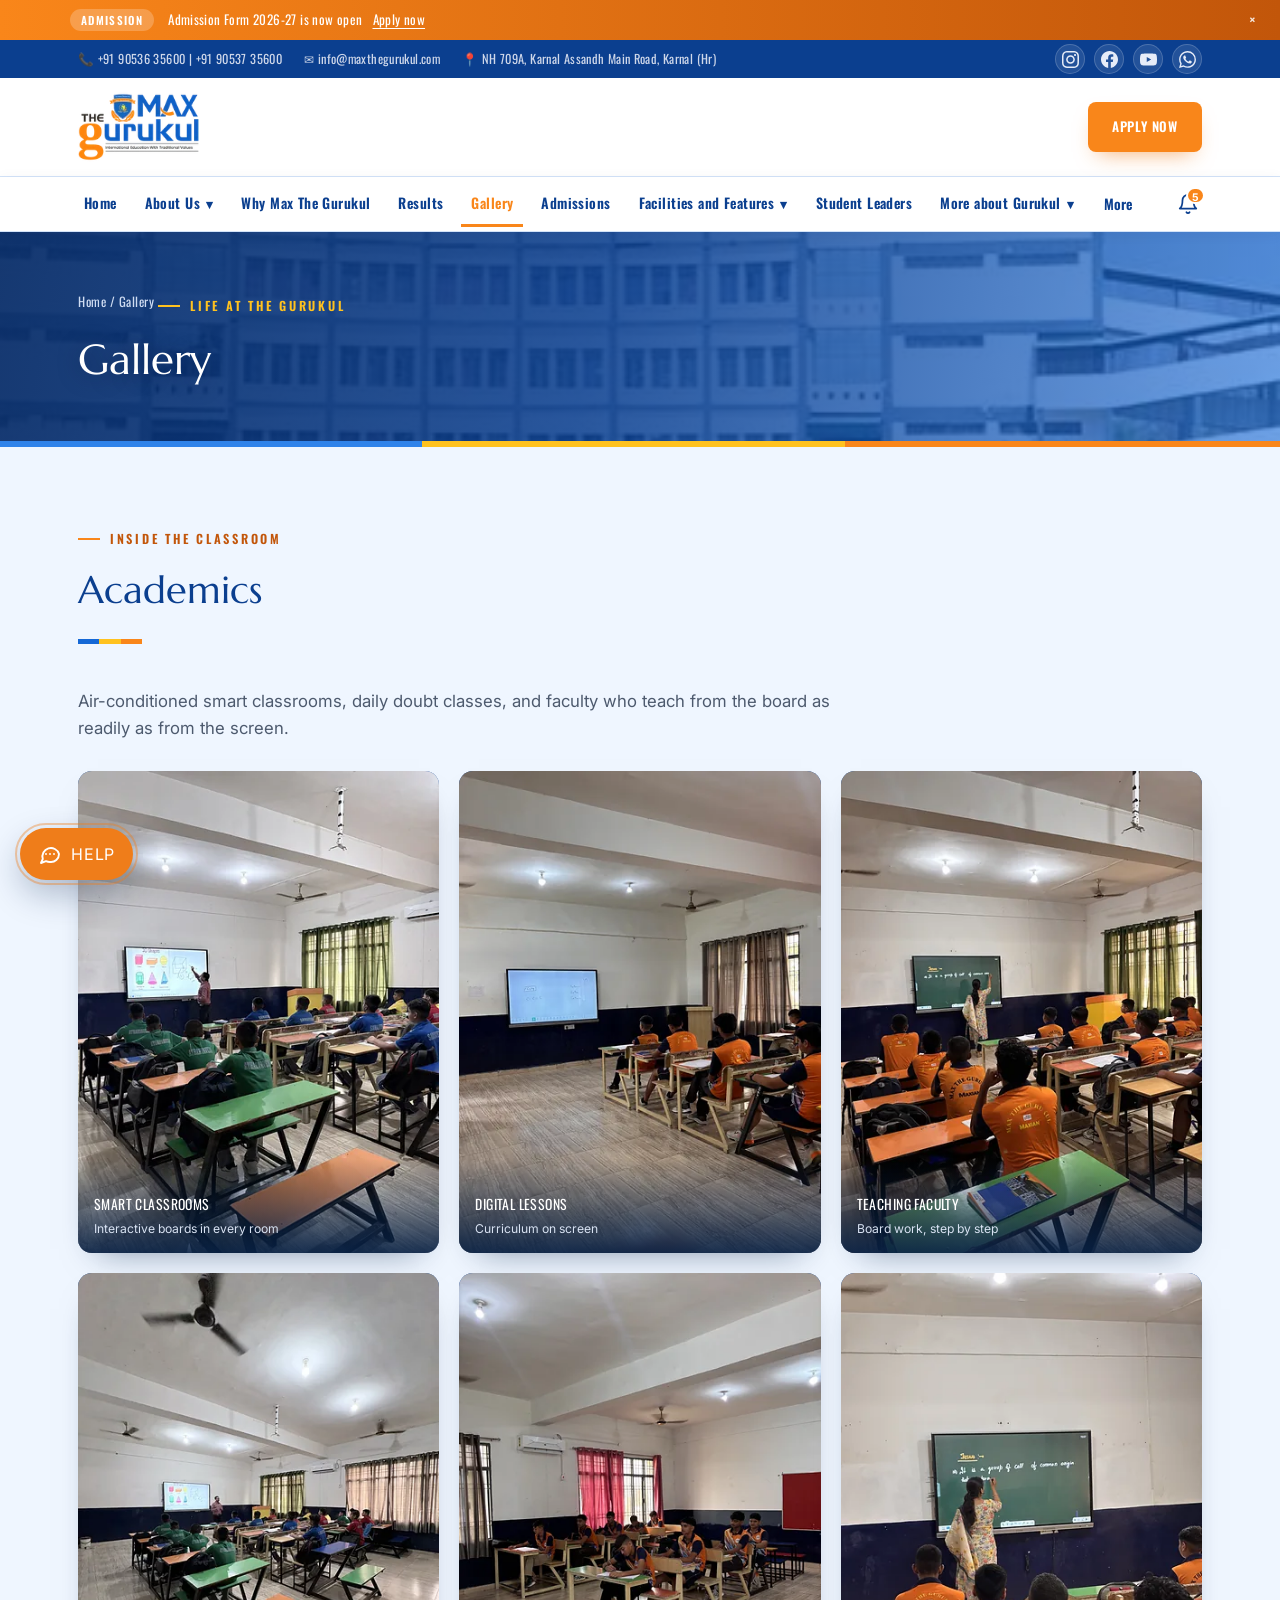
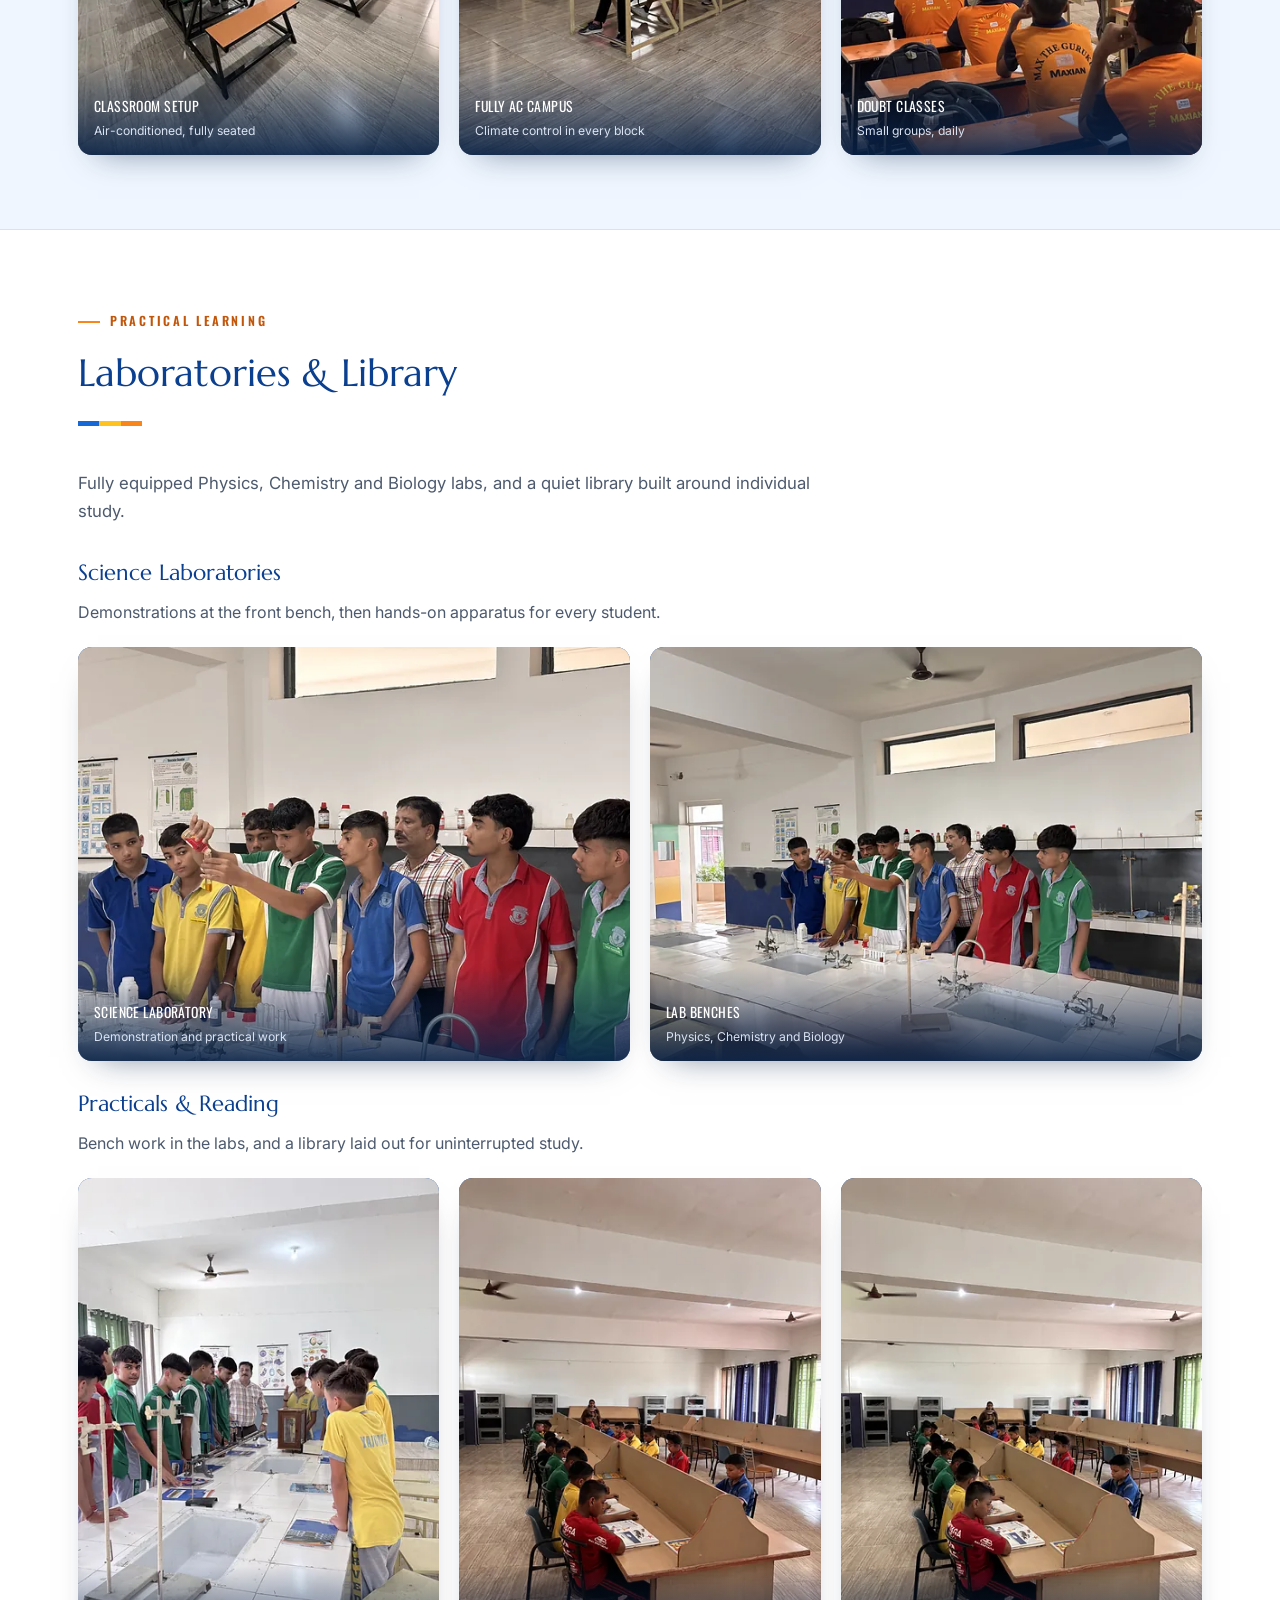
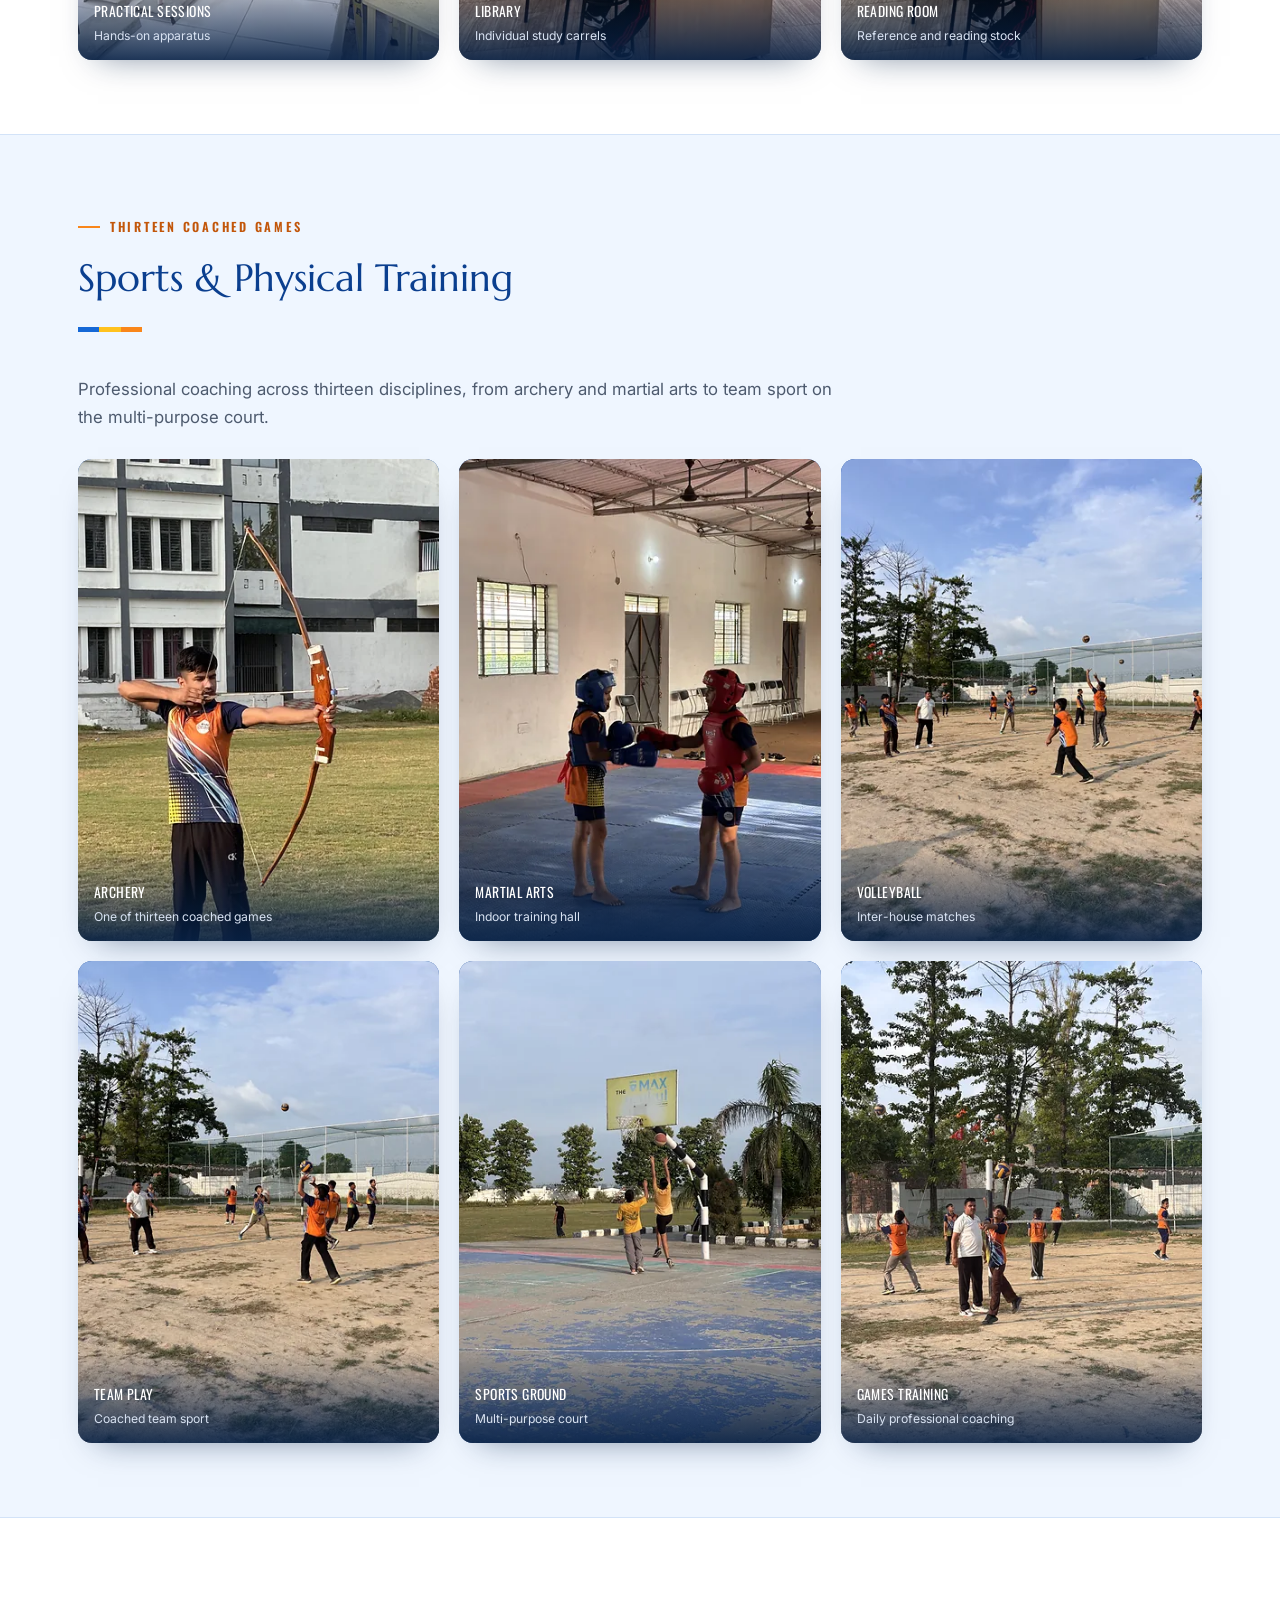
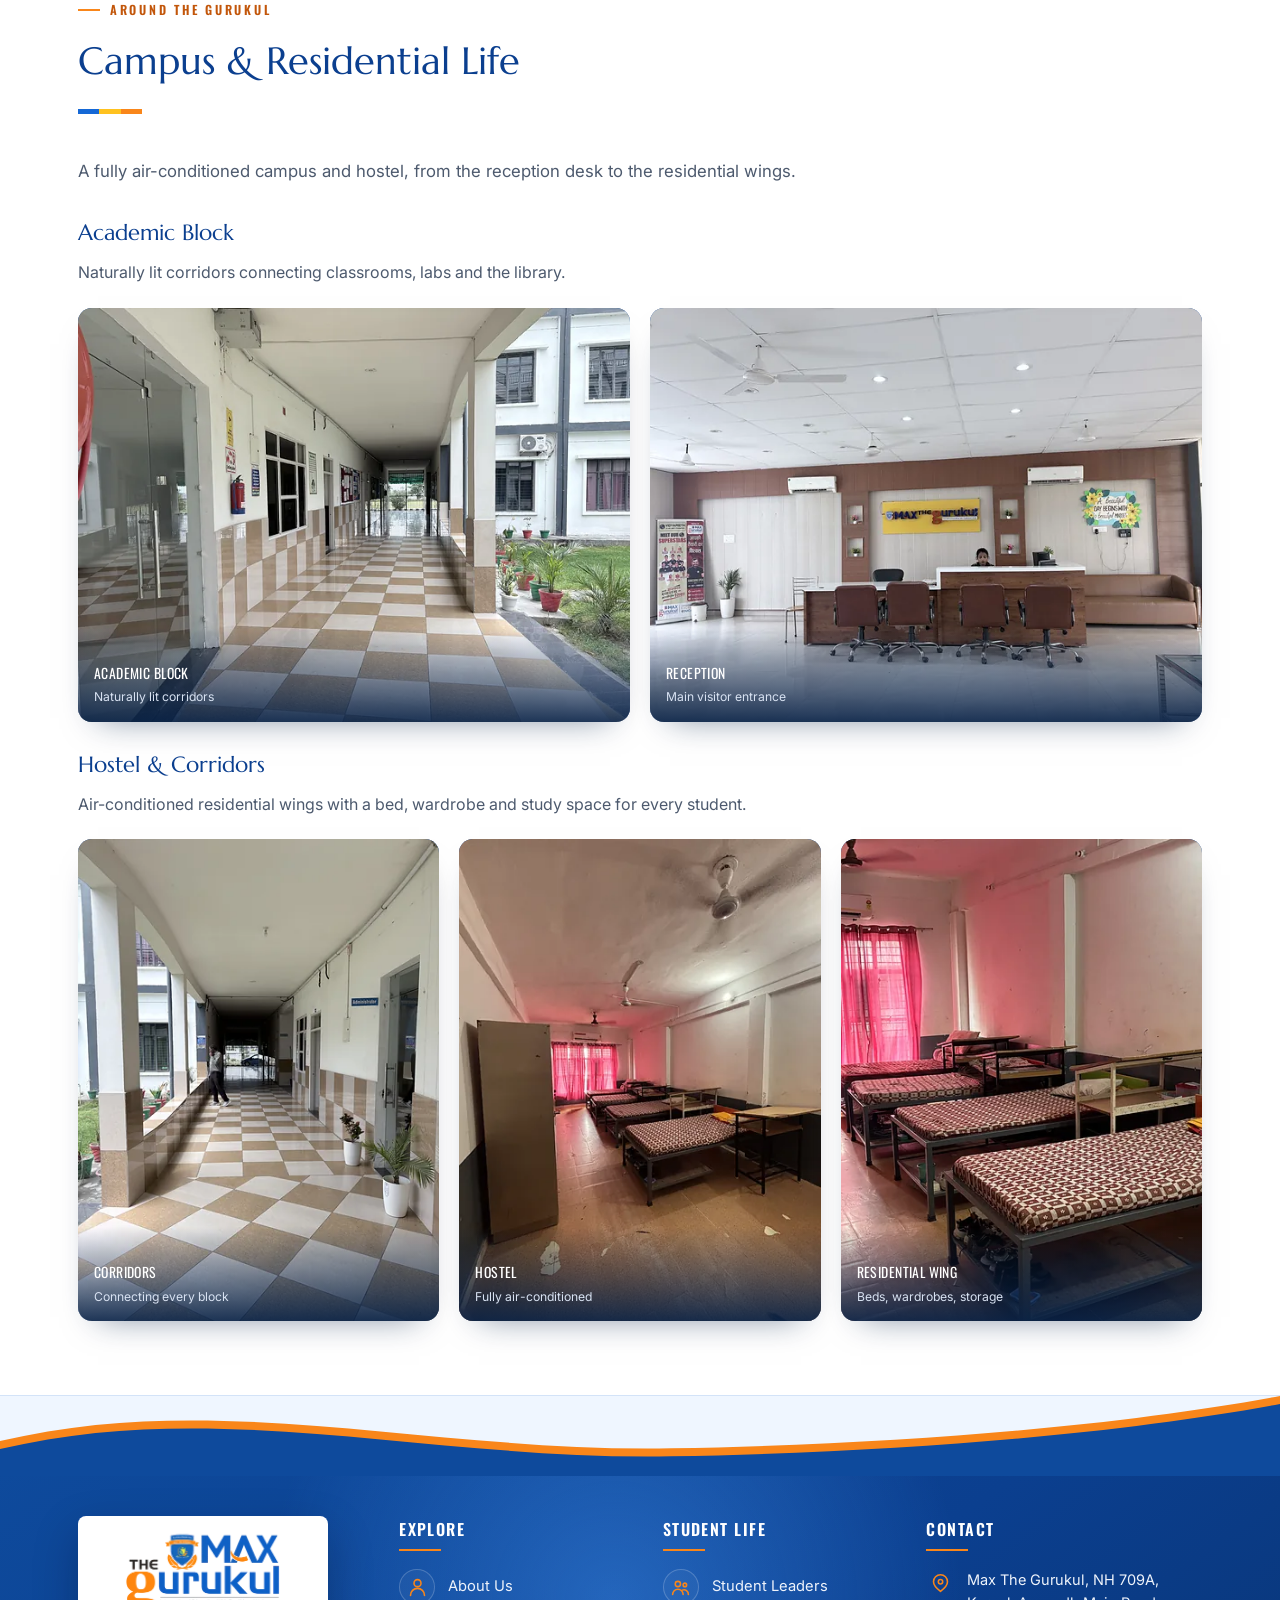
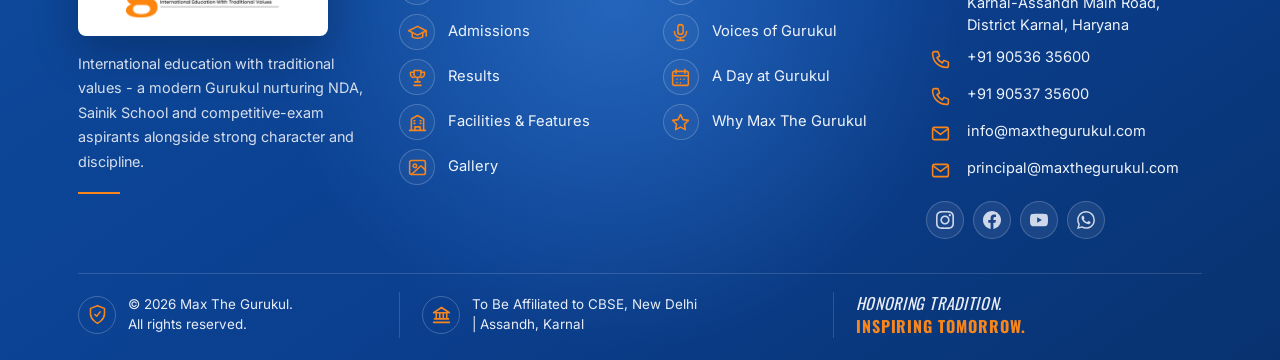
<file: gallery.html>
<!DOCTYPE html>
<html lang="en">
<head>
<meta charset="UTF-8">
<meta name="viewport" content="width=device-width, initial-scale=1.0">
<title>Gallery | Max The Gurukul, Karnal</title>
<meta name="description" content="A gallery of photos from Max The Gurukul.">
<link rel="icon" type="image/png" href="images/favicon.png">
<link rel="stylesheet" href="css/style.css">
<link rel="stylesheet" href="css/chatbot.css">
</head>
<body>
<a class="skip-link" href="#main-content">Skip to main content</a>

<div class="topbar">
  <div class="wrap">
    <div class="contact-bits">
      <span>📞 <a href="tel:+919053635600">+91 90536 35600</a> | <a href="tel:+919053735600">+91 90537 35600</a></span>
      <span>✉ <a href="mailto:info@maxthegurukul.com">info@maxthegurukul.com</a></span>
      <span>📍 NH 709A, Karnal Assandh Main Road, Karnal (Hr)</span>
    </div>
    <div class="socials">
      <a href="https://www.instagram.com/maxthegurukul" target="_blank" rel="noopener">Instagram</a>
      <a href="https://www.facebook.com/maxthegurukul" target="_blank" rel="noopener">Facebook</a>
      <a href="https://www.youtube.com/@MaxTheGurukul" target="_blank" rel="noopener">YouTube</a>
    </div>
  </div>
</div>

<header class="site-header">
  <div class="nav-row wrap">
    <a href="index.html" class="brand">
      <picture>
        <source type="image/webp" srcset="images/optimized/logo-160.webp 160w, images/optimized/logo-320.webp 320w, images/optimized/logo-480.webp 480w" sizes="122px">
        <img src="images/optimized/logo-160.png" srcset="images/optimized/logo-160.png 160w, images/optimized/logo-320.png 320w, images/optimized/logo-480.png 480w" sizes="122px"
             width="480" height="320" alt="Max The Gurukul logo" decoding="async">
      </picture>
      <span class="brand-text">
        <span>The Future Begins Here</span>
        <span>MAX THE GURUKUL</span>
      </span>
    </a>

    <nav class="primary-nav" aria-label="Primary navigation" id="primary-nav-menu">
      <ul>
        <li><a class="nav-link" href="index.html">Home</a></li>
        <li class="has-dropdown">
          <a class="nav-link" href="about.html">About Us</a>
          <div class="dropdown">
            <a href="about.html#philosophy">Philosophy</a>
            <a href="about.html#mission">Mission</a>
            <a href="about.html#vision">Vision</a>
            <a href="about.html#chairman">Chairman's Message</a>
            <a href="about.html#principal">Principal's Message</a>
            <a href="about.html#mentor">Our Mentor</a>
            <a href="infrastructure.html">Infrastructure</a>
            <a href="mandatory-disclosure.html">Mandatory Disclosure</a>
          </div>
        </li>
        <li><a class="nav-link" href="why-max-gurukul.html">Why Max The Gurukul</a></li>
        <li><a class="nav-link" href="results.html">Results</a></li>
        <li class="active"><a class="nav-link" href="gallery.html">Gallery</a></li>
        <li><a class="nav-link" href="admissions.html">Admissions</a></li>
        <li class="has-dropdown">
            <a class="nav-link" href="facilities.html">Facilities and Features</a>
            <div class="dropdown">
                <a href="facilities.html#ac-campus">Fully AC Campus</a>
                <a href="facilities.html#ac-hostel">Fully AC Hostel</a>
                <a href="facilities.html#ac-mess">Ac Mess</a>
                <a href="facilities.html#laundry">Laundry</a>
                <a href="facilities.html#smart-classes">Smart Classes</a>
                <a href="facilities.html#computer-lab">Computer Lab</a>
                <a href="facilities.html#science-lab">Science Lab</a>
                <a href="facilities.html#library">Library</a>
                <a href="facilities.html#art-room">Art Room</a>
                <a href="facilities.html#food">Delicious Homely Food</a>
                <a href="facilities.html#ncc">Ncc Training For NDA</a>
                <a href="admissions.html#unique-features">Unique Features</a>
                <a href="admissions.html#competitive-exams">Competitive Exam Preps</a>
                <a href="admissions.html#hawan-prathna">Daily Hawan & Sandhya Prathna</a>
                <a href="admissions.html#professional-training">Professional Training for 13 games</a>
                <a href="admissions.html#scholarship">Merit Base Scholarship</a>
                <a href="admissions.html#doubt-classes">Daily Specialised & Doubt classes</a>
                <a href="admissions.html#weekly-assessment">Weekly Assessment</a>
                <a href="admissions.html#gym">In House Gym</a>
                <a href="admissions.html#excursions">Excursions</a>
                <a href="admissions.html#surveillance">24 x 7 surveillance</a>
            </div>
        </li>
        <li><a class="nav-link" href="student-leaders.html">Student Leaders</a></li>
        <li class="has-dropdown">
            <a class="nav-link" href="voices.html">More about Gurukul</a>
            <div class="dropdown">
                <a href="voices.html#student-voices">Student Voices</a>
                <a href="voices.html#parent-voices">Parent Voices</a>
                <a href="day-at-gurukul.html">A day at Gurukul</a>
            </div>
        </li>
        <li><a class="nav-link" href="contact.html">Contact</a></li>
      </ul>
    </nav>

    <div class="header-cta">
      <a href="admissions.html#apply" class="btn btn-primary">Apply Now</a>
      <button class="hamburger" aria-label="Toggle menu" aria-expanded="false"><span></span><span></span><span></span></button>
    </div>
  </div>
</header>

<main id="main-content" role="main">

<section class="page-hero">
  <div class="wrap">
    <span class="breadcrumb"><a href="index.html">Home</a> / Gallery</span>
    <span class="eyebrow">Life at The Gurukul</span>
    <h1>Gallery</h1>
  </div>
</section>

<!-- Photos are served from images/optimized/, never from the camera originals in
     images/ - see tools/README.md. Each <picture> offers WebP with a JPEG
     fallback across four widths (five for the wides), so a phone is never sent a
     desktop-sized file and no browser is sent a 24-megapixel original.

     Only the opening row is eager. Everything below it is loading="lazy", which
     is why the page is split into orientation-grouped sections instead of one
     long grid: in a single grid the browser considers almost every tile "near
     the viewport" and fetches it immediately, so lazy loading never engages.
     Grouping by orientation also keeps rows uniform, so object-fit:cover never
     has to discard half a photograph. -->

<section aria-labelledby="gal-academics">
  <div class="wrap">
    <div class="section-head">
      <span class="eyebrow">Inside the Classroom</span>
      <h2 id="gal-academics">Academics</h2>
      <div class="stripe"><span class="b1"></span><span class="b2"></span><span class="b3"></span></div>
    </div>
    <p class="section-intro">Air-conditioned smart classrooms, daily doubt classes, and faculty who teach from the board as readily as from the screen.</p>
    <div class="photo-gallery portrait-set">
      <figure>
        <picture>
          <source type="image/webp" srcset="images/optimized/smart-classroom-lesson-400.webp 400w, images/optimized/smart-classroom-lesson-640.webp 640w, images/optimized/smart-classroom-lesson-900.webp 900w, images/optimized/smart-classroom-lesson-1280.webp 1280w" sizes="(max-width:480px) calc(100vw - 56px), (max-width:760px) calc((100vw - 70px) / 2), (max-width:1180px) calc((100vw - 96px) / 3), 361px">
          <img src="images/optimized/smart-classroom-lesson-640.jpg" srcset="images/optimized/smart-classroom-lesson-400.jpg 400w, images/optimized/smart-classroom-lesson-640.jpg 640w, images/optimized/smart-classroom-lesson-900.jpg 900w, images/optimized/smart-classroom-lesson-1280.jpg 1280w"
               sizes="(max-width:480px) calc(100vw - 56px), (max-width:760px) calc((100vw - 70px) / 2), (max-width:1180px) calc((100vw - 96px) / 3), 361px"
               width="1280" height="1707" alt="Students at their desks facing an interactive smart board while a teacher presents" loading="eager" fetchpriority="high" decoding="async">
        </picture>
        <figcaption>Smart Classrooms<small>Interactive boards in every room</small></figcaption>
      </figure>
      <figure>
        <picture>
          <source type="image/webp" srcset="images/optimized/classroom-smartboard-lesson-400.webp 400w, images/optimized/classroom-smartboard-lesson-640.webp 640w, images/optimized/classroom-smartboard-lesson-900.webp 900w, images/optimized/classroom-smartboard-lesson-1280.webp 1280w" sizes="(max-width:480px) calc(100vw - 56px), (max-width:760px) calc((100vw - 70px) / 2), (max-width:1180px) calc((100vw - 96px) / 3), 361px">
          <img src="images/optimized/classroom-smartboard-lesson-640.jpg" srcset="images/optimized/classroom-smartboard-lesson-400.jpg 400w, images/optimized/classroom-smartboard-lesson-640.jpg 640w, images/optimized/classroom-smartboard-lesson-900.jpg 900w, images/optimized/classroom-smartboard-lesson-1280.jpg 1280w"
               sizes="(max-width:480px) calc(100vw - 56px), (max-width:760px) calc((100vw - 70px) / 2), (max-width:1180px) calc((100vw - 96px) / 3), 361px"
               width="1280" height="1707" alt="A lesson in progress on the classroom smart display" loading="eager" fetchpriority="high" decoding="async">
        </picture>
        <figcaption>Digital Lessons<small>Curriculum on screen</small></figcaption>
      </figure>
      <figure>
        <picture>
          <source type="image/webp" srcset="images/optimized/teacher-at-blackboard-400.webp 400w, images/optimized/teacher-at-blackboard-640.webp 640w, images/optimized/teacher-at-blackboard-900.webp 900w, images/optimized/teacher-at-blackboard-1280.webp 1280w" sizes="(max-width:480px) calc(100vw - 56px), (max-width:760px) calc((100vw - 70px) / 2), (max-width:1180px) calc((100vw - 96px) / 3), 361px">
          <img src="images/optimized/teacher-at-blackboard-640.jpg" srcset="images/optimized/teacher-at-blackboard-400.jpg 400w, images/optimized/teacher-at-blackboard-640.jpg 640w, images/optimized/teacher-at-blackboard-900.jpg 900w, images/optimized/teacher-at-blackboard-1280.jpg 1280w"
               sizes="(max-width:480px) calc(100vw - 56px), (max-width:760px) calc((100vw - 70px) / 2), (max-width:1180px) calc((100vw - 96px) / 3), 361px"
               width="1280" height="1707" alt="A teacher writing on the green board while the class works" loading="eager" fetchpriority="high" decoding="async">
        </picture>
        <figcaption>Teaching Faculty<small>Board work, step by step</small></figcaption>
      </figure>
      <figure>
        <picture>
          <source type="image/webp" srcset="images/optimized/classroom-rows-400.webp 400w, images/optimized/classroom-rows-640.webp 640w, images/optimized/classroom-rows-900.webp 900w, images/optimized/classroom-rows-1280.webp 1280w" sizes="(max-width:480px) calc(100vw - 56px), (max-width:760px) calc((100vw - 70px) / 2), (max-width:1180px) calc((100vw - 96px) / 3), 361px">
          <img src="images/optimized/classroom-rows-640.jpg" srcset="images/optimized/classroom-rows-400.jpg 400w, images/optimized/classroom-rows-640.jpg 640w, images/optimized/classroom-rows-900.jpg 900w, images/optimized/classroom-rows-1280.jpg 1280w"
               sizes="(max-width:480px) calc(100vw - 56px), (max-width:760px) calc((100vw - 70px) / 2), (max-width:1180px) calc((100vw - 96px) / 3), 361px"
               width="1280" height="1707" alt="An empty classroom with rows of green and orange desks and a smart display" loading="lazy" decoding="async">
        </picture>
        <figcaption>Classroom Setup<small>Air-conditioned, fully seated</small></figcaption>
      </figure>
      <figure>
        <picture>
          <source type="image/webp" srcset="images/optimized/classroom-ac-block-400.webp 400w, images/optimized/classroom-ac-block-640.webp 640w, images/optimized/classroom-ac-block-900.webp 900w, images/optimized/classroom-ac-block-1280.webp 1280w" sizes="(max-width:480px) calc(100vw - 56px), (max-width:760px) calc((100vw - 70px) / 2), (max-width:1180px) calc((100vw - 96px) / 3), 361px">
          <img src="images/optimized/classroom-ac-block-640.jpg" srcset="images/optimized/classroom-ac-block-400.jpg 400w, images/optimized/classroom-ac-block-640.jpg 640w, images/optimized/classroom-ac-block-900.jpg 900w, images/optimized/classroom-ac-block-1280.jpg 1280w"
               sizes="(max-width:480px) calc(100vw - 56px), (max-width:760px) calc((100vw - 70px) / 2), (max-width:1180px) calc((100vw - 96px) / 3), 361px"
               width="1280" height="1707" alt="A classroom in session with a wall-mounted air conditioning unit" loading="lazy" decoding="async">
        </picture>
        <figcaption>Fully AC Campus<small>Climate control in every block</small></figcaption>
      </figure>
      <figure>
        <picture>
          <source type="image/webp" srcset="images/optimized/doubt-class-close-up-400.webp 400w, images/optimized/doubt-class-close-up-640.webp 640w, images/optimized/doubt-class-close-up-900.webp 900w, images/optimized/doubt-class-close-up-1280.webp 1280w" sizes="(max-width:480px) calc(100vw - 56px), (max-width:760px) calc((100vw - 70px) / 2), (max-width:1180px) calc((100vw - 96px) / 3), 361px">
          <img src="images/optimized/doubt-class-close-up-640.jpg" srcset="images/optimized/doubt-class-close-up-400.jpg 400w, images/optimized/doubt-class-close-up-640.jpg 640w, images/optimized/doubt-class-close-up-900.jpg 900w, images/optimized/doubt-class-close-up-1280.jpg 1280w"
               sizes="(max-width:480px) calc(100vw - 56px), (max-width:760px) calc((100vw - 70px) / 2), (max-width:1180px) calc((100vw - 96px) / 3), 361px"
               width="1280" height="1707" alt="A small group of students at the board during a doubt-clearing class" loading="lazy" decoding="async">
        </picture>
        <figcaption>Doubt Classes<small>Small groups, daily</small></figcaption>
      </figure>
    </div>
  </div>
</section>

<section class="section-alt" aria-labelledby="gal-labs">
  <div class="wrap">
    <div class="section-head">
      <span class="eyebrow">Practical Learning</span>
      <h2 id="gal-labs">Laboratories &amp; Library</h2>
      <div class="stripe"><span class="b1"></span><span class="b2"></span><span class="b3"></span></div>
    </div>
    <p class="section-intro">Fully equipped Physics, Chemistry and Biology labs, and a quiet library built around individual study.</p>

    <div class="facility-group" aria-labelledby="gal-labs-head">
      <div class="group-head">
        <h3 id="gal-labs-head">Science Laboratories</h3>
        <p>Demonstrations at the front bench, then hands-on apparatus for every student.</p>
      </div>
      <div class="photo-gallery wide-set">
        <figure>
          <picture>
            <source type="image/webp" srcset="images/optimized/science-lab-experiment-400.webp 400w, images/optimized/science-lab-experiment-640.webp 640w, images/optimized/science-lab-experiment-900.webp 900w, images/optimized/science-lab-experiment-1280.webp 1280w, images/optimized/science-lab-experiment-1800.webp 1800w" sizes="(max-width:760px) calc(100vw - 56px), (max-width:1180px) calc((100vw - 76px) / 2), 552px">
            <img src="images/optimized/science-lab-experiment-640.jpg" srcset="images/optimized/science-lab-experiment-400.jpg 400w, images/optimized/science-lab-experiment-640.jpg 640w, images/optimized/science-lab-experiment-900.jpg 900w, images/optimized/science-lab-experiment-1280.jpg 1280w, images/optimized/science-lab-experiment-1800.jpg 1800w"
                 sizes="(max-width:760px) calc(100vw - 56px), (max-width:1180px) calc((100vw - 76px) / 2), 552px"
                 width="1800" height="1350" alt="Students gathered around a teacher demonstrating an experiment with test tubes" loading="lazy" decoding="async">
          </picture>
          <figcaption>Science Laboratory<small>Demonstration and practical work</small></figcaption>
        </figure>
        <figure>
          <picture>
            <source type="image/webp" srcset="images/optimized/science-lab-wide-400.webp 400w, images/optimized/science-lab-wide-640.webp 640w, images/optimized/science-lab-wide-900.webp 900w, images/optimized/science-lab-wide-1280.webp 1280w, images/optimized/science-lab-wide-1800.webp 1800w" sizes="(max-width:760px) calc(100vw - 56px), (max-width:1180px) calc((100vw - 76px) / 2), 552px">
            <img src="images/optimized/science-lab-wide-640.jpg" srcset="images/optimized/science-lab-wide-400.jpg 400w, images/optimized/science-lab-wide-640.jpg 640w, images/optimized/science-lab-wide-900.jpg 900w, images/optimized/science-lab-wide-1280.jpg 1280w, images/optimized/science-lab-wide-1800.jpg 1800w"
                 sizes="(max-width:760px) calc(100vw - 56px), (max-width:1180px) calc((100vw - 76px) / 2), 552px"
                 width="1800" height="1350" alt="The full width of the science laboratory with students along the bench" loading="lazy" decoding="async">
          </picture>
          <figcaption>Lab Benches<small>Physics, Chemistry and Biology</small></figcaption>
        </figure>
      </div>
    </div>

    <div class="facility-group" aria-labelledby="gal-library-head">
      <div class="group-head">
        <h3 id="gal-library-head">Practicals &amp; Reading</h3>
        <p>Bench work in the labs, and a library laid out for uninterrupted study.</p>
      </div>
      <div class="photo-gallery portrait-set">
        <figure>
          <picture>
            <source type="image/webp" srcset="images/optimized/chemistry-lab-bench-400.webp 400w, images/optimized/chemistry-lab-bench-640.webp 640w, images/optimized/chemistry-lab-bench-900.webp 900w, images/optimized/chemistry-lab-bench-1280.webp 1280w" sizes="(max-width:480px) calc(100vw - 56px), (max-width:760px) calc((100vw - 70px) / 2), (max-width:1180px) calc((100vw - 96px) / 3), 361px">
            <img src="images/optimized/chemistry-lab-bench-640.jpg" srcset="images/optimized/chemistry-lab-bench-400.jpg 400w, images/optimized/chemistry-lab-bench-640.jpg 640w, images/optimized/chemistry-lab-bench-900.jpg 900w, images/optimized/chemistry-lab-bench-1280.jpg 1280w"
                 sizes="(max-width:480px) calc(100vw - 56px), (max-width:760px) calc((100vw - 70px) / 2), (max-width:1180px) calc((100vw - 96px) / 3), 361px"
                 width="1280" height="1707" alt="Students working at laboratory benches fitted with stands and sinks" loading="lazy" decoding="async">
          </picture>
          <figcaption>Practical Sessions<small>Hands-on apparatus</small></figcaption>
        </figure>
        <figure>
          <picture>
            <source type="image/webp" srcset="images/optimized/library-study-carrels-400.webp 400w, images/optimized/library-study-carrels-640.webp 640w, images/optimized/library-study-carrels-900.webp 900w, images/optimized/library-study-carrels-1280.webp 1280w" sizes="(max-width:480px) calc(100vw - 56px), (max-width:760px) calc((100vw - 70px) / 2), (max-width:1180px) calc((100vw - 96px) / 3), 361px">
            <img src="images/optimized/library-study-carrels-640.jpg" srcset="images/optimized/library-study-carrels-400.jpg 400w, images/optimized/library-study-carrels-640.jpg 640w, images/optimized/library-study-carrels-900.jpg 900w, images/optimized/library-study-carrels-1280.jpg 1280w"
                 sizes="(max-width:480px) calc(100vw - 56px), (max-width:760px) calc((100vw - 70px) / 2), (max-width:1180px) calc((100vw - 96px) / 3), 361px"
                 width="1280" height="1707" alt="Students reading at individual wooden study carrels in the library" loading="lazy" decoding="async">
          </picture>
          <figcaption>Library<small>Individual study carrels</small></figcaption>
        </figure>
        <figure>
          <picture>
            <source type="image/webp" srcset="images/optimized/library-reading-400.webp 400w, images/optimized/library-reading-640.webp 640w, images/optimized/library-reading-900.webp 900w, images/optimized/library-reading-1280.webp 1280w" sizes="(max-width:480px) calc(100vw - 56px), (max-width:760px) calc((100vw - 70px) / 2), (max-width:1180px) calc((100vw - 96px) / 3), 361px">
            <img src="images/optimized/library-reading-640.jpg" srcset="images/optimized/library-reading-400.jpg 400w, images/optimized/library-reading-640.jpg 640w, images/optimized/library-reading-900.jpg 900w, images/optimized/library-reading-1280.jpg 1280w"
                 sizes="(max-width:480px) calc(100vw - 56px), (max-width:760px) calc((100vw - 70px) / 2), (max-width:1180px) calc((100vw - 96px) / 3), 361px"
                 width="1280" height="1707" alt="The school library with shelving and reading carrels" loading="lazy" decoding="async">
          </picture>
          <figcaption>Reading Room<small>Reference and reading stock</small></figcaption>
        </figure>
      </div>
    </div>
  </div>
</section>

<section aria-labelledby="gal-sports">
  <div class="wrap">
    <div class="section-head">
      <span class="eyebrow">Thirteen Coached Games</span>
      <h2 id="gal-sports">Sports &amp; Physical Training</h2>
      <div class="stripe"><span class="b1"></span><span class="b2"></span><span class="b3"></span></div>
    </div>
    <p class="section-intro">Professional coaching across thirteen disciplines, from archery and martial arts to team sport on the multi-purpose court.</p>
    <!-- The archery, martial arts and volleyball-team frames were shot 9:16, so a
         3/4 tile trims about a quarter of their height; --pos moves the crop onto
         the subject instead of splitting the difference. -->
    <div class="photo-gallery portrait-set">
      <figure style="--pos:center 38%">
        <picture>
          <source type="image/webp" srcset="images/optimized/archery-aim-400.webp 400w, images/optimized/archery-aim-640.webp 640w, images/optimized/archery-aim-900.webp 900w, images/optimized/archery-aim-1280.webp 1280w" sizes="(max-width:480px) calc(100vw - 56px), (max-width:760px) calc((100vw - 70px) / 2), (max-width:1180px) calc((100vw - 96px) / 3), 361px">
          <img src="images/optimized/archery-aim-640.jpg" srcset="images/optimized/archery-aim-400.jpg 400w, images/optimized/archery-aim-640.jpg 640w, images/optimized/archery-aim-900.jpg 900w, images/optimized/archery-aim-1280.jpg 1280w"
               sizes="(max-width:480px) calc(100vw - 56px), (max-width:760px) calc((100vw - 70px) / 2), (max-width:1180px) calc((100vw - 96px) / 3), 361px"
               width="1280" height="2276" alt="A student at full draw with a bow in front of the academic block" loading="lazy" decoding="async">
        </picture>
        <figcaption>Archery<small>One of thirteen coached games</small></figcaption>
      </figure>
      <figure style="--pos:center 45%">
        <picture>
          <source type="image/webp" srcset="images/optimized/martial-arts-training-400.webp 400w, images/optimized/martial-arts-training-640.webp 640w, images/optimized/martial-arts-training-900.webp 900w, images/optimized/martial-arts-training-1280.webp 1280w" sizes="(max-width:480px) calc(100vw - 56px), (max-width:760px) calc((100vw - 70px) / 2), (max-width:1180px) calc((100vw - 96px) / 3), 361px">
          <img src="images/optimized/martial-arts-training-640.jpg" srcset="images/optimized/martial-arts-training-400.jpg 400w, images/optimized/martial-arts-training-640.jpg 640w, images/optimized/martial-arts-training-900.jpg 900w, images/optimized/martial-arts-training-1280.jpg 1280w"
               sizes="(max-width:480px) calc(100vw - 56px), (max-width:760px) calc((100vw - 70px) / 2), (max-width:1180px) calc((100vw - 96px) / 3), 361px"
               width="1280" height="2276" alt="Two students sparring in protective gear on mats in the indoor hall" loading="lazy" decoding="async">
        </picture>
        <figcaption>Martial Arts<small>Indoor training hall</small></figcaption>
      </figure>
      <figure>
        <picture>
          <source type="image/webp" srcset="images/optimized/volleyball-match-400.webp 400w, images/optimized/volleyball-match-640.webp 640w, images/optimized/volleyball-match-900.webp 900w, images/optimized/volleyball-match-1280.webp 1280w" sizes="(max-width:480px) calc(100vw - 56px), (max-width:760px) calc((100vw - 70px) / 2), (max-width:1180px) calc((100vw - 96px) / 3), 361px">
          <img src="images/optimized/volleyball-match-640.jpg" srcset="images/optimized/volleyball-match-400.jpg 400w, images/optimized/volleyball-match-640.jpg 640w, images/optimized/volleyball-match-900.jpg 900w, images/optimized/volleyball-match-1280.jpg 1280w"
               sizes="(max-width:480px) calc(100vw - 56px), (max-width:760px) calc((100vw - 70px) / 2), (max-width:1180px) calc((100vw - 96px) / 3), 361px"
               width="1280" height="1707" alt="A volleyball rally with the ball in the air and both sides of the net in frame" loading="lazy" decoding="async">
        </picture>
        <figcaption>Volleyball<small>Inter-house matches</small></figcaption>
      </figure>
      <figure style="--pos:center 55%">
        <picture>
          <source type="image/webp" srcset="images/optimized/volleyball-team-400.webp 400w, images/optimized/volleyball-team-640.webp 640w, images/optimized/volleyball-team-900.webp 900w, images/optimized/volleyball-team-1280.webp 1280w" sizes="(max-width:480px) calc(100vw - 56px), (max-width:760px) calc((100vw - 70px) / 2), (max-width:1180px) calc((100vw - 96px) / 3), 361px">
          <img src="images/optimized/volleyball-team-640.jpg" srcset="images/optimized/volleyball-team-400.jpg 400w, images/optimized/volleyball-team-640.jpg 640w, images/optimized/volleyball-team-900.jpg 900w, images/optimized/volleyball-team-1280.jpg 1280w"
               sizes="(max-width:480px) calc(100vw - 56px), (max-width:760px) calc((100vw - 70px) / 2), (max-width:1180px) calc((100vw - 96px) / 3), 361px"
               width="1280" height="2273" alt="A volleyball team spread across the court during a match" loading="lazy" decoding="async">
        </picture>
        <figcaption>Team Play<small>Coached team sport</small></figcaption>
      </figure>
      <figure>
        <picture>
          <source type="image/webp" srcset="images/optimized/sports-ground-court-400.webp 400w, images/optimized/sports-ground-court-640.webp 640w, images/optimized/sports-ground-court-900.webp 900w, images/optimized/sports-ground-court-1280.webp 1280w" sizes="(max-width:480px) calc(100vw - 56px), (max-width:760px) calc((100vw - 70px) / 2), (max-width:1180px) calc((100vw - 96px) / 3), 361px">
          <img src="images/optimized/sports-ground-court-640.jpg" srcset="images/optimized/sports-ground-court-400.jpg 400w, images/optimized/sports-ground-court-640.jpg 640w, images/optimized/sports-ground-court-900.jpg 900w, images/optimized/sports-ground-court-1280.jpg 1280w"
               sizes="(max-width:480px) calc(100vw - 56px), (max-width:760px) calc((100vw - 70px) / 2), (max-width:1180px) calc((100vw - 96px) / 3), 361px"
               width="1280" height="1707" alt="The outdoor multi-purpose court with school signage and palm trees" loading="lazy" decoding="async">
        </picture>
        <figcaption>Sports Ground<small>Multi-purpose court</small></figcaption>
      </figure>
      <figure>
        <picture>
          <source type="image/webp" srcset="images/optimized/games-training-ground-400.webp 400w, images/optimized/games-training-ground-640.webp 640w, images/optimized/games-training-ground-900.webp 900w, images/optimized/games-training-ground-1280.webp 1280w" sizes="(max-width:480px) calc(100vw - 56px), (max-width:760px) calc((100vw - 70px) / 2), (max-width:1180px) calc((100vw - 96px) / 3), 361px">
          <img src="images/optimized/games-training-ground-640.jpg" srcset="images/optimized/games-training-ground-400.jpg 400w, images/optimized/games-training-ground-640.jpg 640w, images/optimized/games-training-ground-900.jpg 900w, images/optimized/games-training-ground-1280.jpg 1280w"
               sizes="(max-width:480px) calc(100vw - 56px), (max-width:760px) calc((100vw - 70px) / 2), (max-width:1180px) calc((100vw - 96px) / 3), 361px"
               width="1280" height="1707" alt="Students in team bibs on the training ground beside the fenced court" loading="lazy" decoding="async">
        </picture>
        <figcaption>Games Training<small>Daily professional coaching</small></figcaption>
      </figure>
    </div>
  </div>
</section>

<section class="section-alt" aria-labelledby="gal-campus">
  <div class="wrap">
    <div class="section-head">
      <span class="eyebrow">Around The Gurukul</span>
      <h2 id="gal-campus">Campus &amp; Residential Life</h2>
      <div class="stripe"><span class="b1"></span><span class="b2"></span><span class="b3"></span></div>
    </div>
    <p class="section-intro">A fully air-conditioned campus and hostel, from the reception desk to the residential wings.</p>

    <div class="facility-group" aria-labelledby="gal-campus-head">
      <div class="group-head">
        <h3 id="gal-campus-head">Academic Block</h3>
        <p>Naturally lit corridors connecting classrooms, labs and the library.</p>
      </div>
      <div class="photo-gallery wide-set">
        <figure>
          <picture>
            <source type="image/webp" srcset="images/optimized/campus-corridor-wide-400.webp 400w, images/optimized/campus-corridor-wide-640.webp 640w, images/optimized/campus-corridor-wide-900.webp 900w, images/optimized/campus-corridor-wide-1280.webp 1280w, images/optimized/campus-corridor-wide-1800.webp 1800w" sizes="(max-width:760px) calc(100vw - 56px), (max-width:1180px) calc((100vw - 76px) / 2), 552px">
            <img src="images/optimized/campus-corridor-wide-640.jpg" srcset="images/optimized/campus-corridor-wide-400.jpg 400w, images/optimized/campus-corridor-wide-640.jpg 640w, images/optimized/campus-corridor-wide-900.jpg 900w, images/optimized/campus-corridor-wide-1280.jpg 1280w, images/optimized/campus-corridor-wide-1800.jpg 1800w"
                 sizes="(max-width:760px) calc(100vw - 56px), (max-width:1180px) calc((100vw - 76px) / 2), 552px"
                 width="1800" height="1350" alt="A long checkerboard corridor lined with potted plants in daylight" loading="lazy" decoding="async">
          </picture>
          <figcaption>Academic Block<small>Naturally lit corridors</small></figcaption>
        </figure>
        <figure>
          <picture>
            <source type="image/webp" srcset="images/optimized/reception-lobby-400.webp 400w, images/optimized/reception-lobby-640.webp 640w, images/optimized/reception-lobby-900.webp 900w, images/optimized/reception-lobby-1280.webp 1280w, images/optimized/reception-lobby-1800.webp 1800w" sizes="(max-width:760px) calc(100vw - 56px), (max-width:1180px) calc((100vw - 76px) / 2), 552px">
            <img src="images/optimized/reception-lobby-640.jpg" srcset="images/optimized/reception-lobby-400.jpg 400w, images/optimized/reception-lobby-640.jpg 640w, images/optimized/reception-lobby-900.jpg 900w, images/optimized/reception-lobby-1280.jpg 1280w, images/optimized/reception-lobby-1800.jpg 1800w"
                 sizes="(max-width:760px) calc(100vw - 56px), (max-width:1180px) calc((100vw - 76px) / 2), 552px"
                 width="1800" height="1350" alt="The school reception desk with signage and seating" loading="lazy" decoding="async">
          </picture>
          <figcaption>Reception<small>Main visitor entrance</small></figcaption>
        </figure>
      </div>
    </div>

    <div class="facility-group" aria-labelledby="gal-hostel-head">
      <div class="group-head">
        <h3 id="gal-hostel-head">Hostel &amp; Corridors</h3>
        <p>Air-conditioned residential wings with a bed, wardrobe and study space for every student.</p>
      </div>
      <div class="photo-gallery portrait-set">
        <figure>
          <picture>
            <source type="image/webp" srcset="images/optimized/campus-corridor-400.webp 400w, images/optimized/campus-corridor-640.webp 640w, images/optimized/campus-corridor-900.webp 900w, images/optimized/campus-corridor-1280.webp 1280w" sizes="(max-width:480px) calc(100vw - 56px), (max-width:760px) calc((100vw - 70px) / 2), (max-width:1180px) calc((100vw - 96px) / 3), 361px">
            <img src="images/optimized/campus-corridor-640.jpg" srcset="images/optimized/campus-corridor-400.jpg 400w, images/optimized/campus-corridor-640.jpg 640w, images/optimized/campus-corridor-900.jpg 900w, images/optimized/campus-corridor-1280.jpg 1280w"
                 sizes="(max-width:480px) calc(100vw - 56px), (max-width:760px) calc((100vw - 70px) / 2), (max-width:1180px) calc((100vw - 96px) / 3), 361px"
                 width="1280" height="1707" alt="A corridor looking down the academic block with air conditioning units along the wall" loading="lazy" decoding="async">
          </picture>
          <figcaption>Corridors<small>Connecting every block</small></figcaption>
        </figure>
        <figure>
          <picture>
            <source type="image/webp" srcset="images/optimized/hostel-dormitory-400.webp 400w, images/optimized/hostel-dormitory-640.webp 640w, images/optimized/hostel-dormitory-900.webp 900w, images/optimized/hostel-dormitory-1280.webp 1280w" sizes="(max-width:480px) calc(100vw - 56px), (max-width:760px) calc((100vw - 70px) / 2), (max-width:1180px) calc((100vw - 96px) / 3), 361px">
            <img src="images/optimized/hostel-dormitory-640.jpg" srcset="images/optimized/hostel-dormitory-400.jpg 400w, images/optimized/hostel-dormitory-640.jpg 640w, images/optimized/hostel-dormitory-900.jpg 900w, images/optimized/hostel-dormitory-1280.jpg 1280w"
                 sizes="(max-width:480px) calc(100vw - 56px), (max-width:760px) calc((100vw - 70px) / 2), (max-width:1180px) calc((100vw - 96px) / 3), 361px"
                 width="1280" height="1707" alt="A hostel dormitory wing with made beds and study tables along one side" loading="lazy" decoding="async">
          </picture>
          <figcaption>Hostel<small>Fully air-conditioned</small></figcaption>
        </figure>
        <figure>
          <picture>
            <source type="image/webp" srcset="images/optimized/hostel-wing-400.webp 400w, images/optimized/hostel-wing-640.webp 640w, images/optimized/hostel-wing-900.webp 900w, images/optimized/hostel-wing-1280.webp 1280w" sizes="(max-width:480px) calc(100vw - 56px), (max-width:760px) calc((100vw - 70px) / 2), (max-width:1180px) calc((100vw - 96px) / 3), 361px">
            <img src="images/optimized/hostel-wing-640.jpg" srcset="images/optimized/hostel-wing-400.jpg 400w, images/optimized/hostel-wing-640.jpg 640w, images/optimized/hostel-wing-900.jpg 900w, images/optimized/hostel-wing-1280.jpg 1280w"
                 sizes="(max-width:480px) calc(100vw - 56px), (max-width:760px) calc((100vw - 70px) / 2), (max-width:1180px) calc((100vw - 96px) / 3), 361px"
                 width="1280" height="1707" alt="Bunk beds and wardrobes along a hostel wing" loading="lazy" decoding="async">
          </picture>
          <figcaption>Residential Wing<small>Beds, wardrobes, storage</small></figcaption>
        </figure>
      </div>
    </div>
  </div>
</section>
</main>

<footer class="site-footer">
  <div class="wrap">
    <div class="footer-grid">
      <div>
        <div class="fbrand">
          <picture>
            <source type="image/webp" srcset="images/optimized/logo-240.webp 240w, images/optimized/logo-480.webp 480w" sizes="250px">
            <img src="images/optimized/logo-320.png" srcset="images/optimized/logo-240.png 240w, images/optimized/logo-320.png 320w, images/optimized/logo-480.png 480w" sizes="250px"
                 width="250" height="167" alt="Max The Gurukul logo" decoding="async" loading="lazy">
          </picture>
        </div>
        <p>International education with traditional values — a modern Gurukul nurturing NDA, Sainik School and competitive-exam aspirants alongside strong character and discipline.</p>
      </div>
      <div>
        <h5>Explore</h5>
        <ul>
          <li><a href="about.html">About Us</a></li>
          <li><a href="admissions.html">Admissions</a></li>
          <li><a href="results.html">Results</a></li>
          <li><a href="facilities.html">Facilities and Features</a></li>
        </ul>
      </div>
      <div>
        <h5>Student Life</h5>
        <ul>
          <li><a href="student-life.html#leaders">Student Leaders</a></li>
          <li><a href="student-life.html#voices">Voices of Gurukul</a></li>
          <li><a href="student-life.html#routine">A Day at Gurukul</a></li>
          <li><a href="student-life.html#gallery">Gallery</a></li>
        </ul>
      </div>
      <div>
        <h5>Contact</h5>
        <ul>
          <li>Max The Gurukul, NH 709A,<br>Karnal Assandh Main Road,<br>District Karnal, Haryana</li>
          <li><a href="tel:+919053635600">+91 90536 35600</a></li>
          <li><a href="tel:+919053735600">+91 90537 35600</a></li>
          <li><a href="mailto:info@maxthegurukul.com">info@maxthegurukul.com</a></li>
          <li><a href="mailto:principal@maxthegurukul.com">principal@maxthegurukul.com</a></li>
        </ul>
        <div class="footer-socials">
          <a href="https://www.instagram.com/maxthegurukul" target="_blank" rel="noopener" aria-label="Instagram"><svg viewBox="0 0 24 24"><rect x="3" y="3" width="18" height="18" rx="5"/><circle cx="12" cy="12" r="4"/><circle cx="17.5" cy="6.5" r="1"/></svg></a>
          <a href="https://www.facebook.com/maxthegurukul" target="_blank" rel="noopener" aria-label="Facebook"><svg viewBox="0 0 24 24"><path d="M14 9h3V5h-3a4 4 0 0 0-4 4v2H7v4h3v6h4v-6h3l1-4h-4V9a1 1 0 0 1 1-1Z"/></svg></a>
          <a href="https://www.youtube.com/@MaxTheGurukul" target="_blank" rel="noopener" aria-label="YouTube"><svg viewBox="0 0 24 24"><rect x="2" y="6" width="20" height="12" rx="3"/><path d="M10 9.5 15 12l-5 2.5Z"/></svg></a>
        </div>
      </div>
    </div>
    <div class="footer-bottom">
      <span>© 2026 Max The Gurukul. All rights reserved.</span>
      <span>To Be Affiliated to CBSE, New Delhi | Assandh, Karnal</span>
    </div>
  </div>
</footer>
<script src="js/script.js"></script>
<script src="js/chatbot.js"></script>
<script src="js/notifications.js"></script>
</body>
</html>
</file>
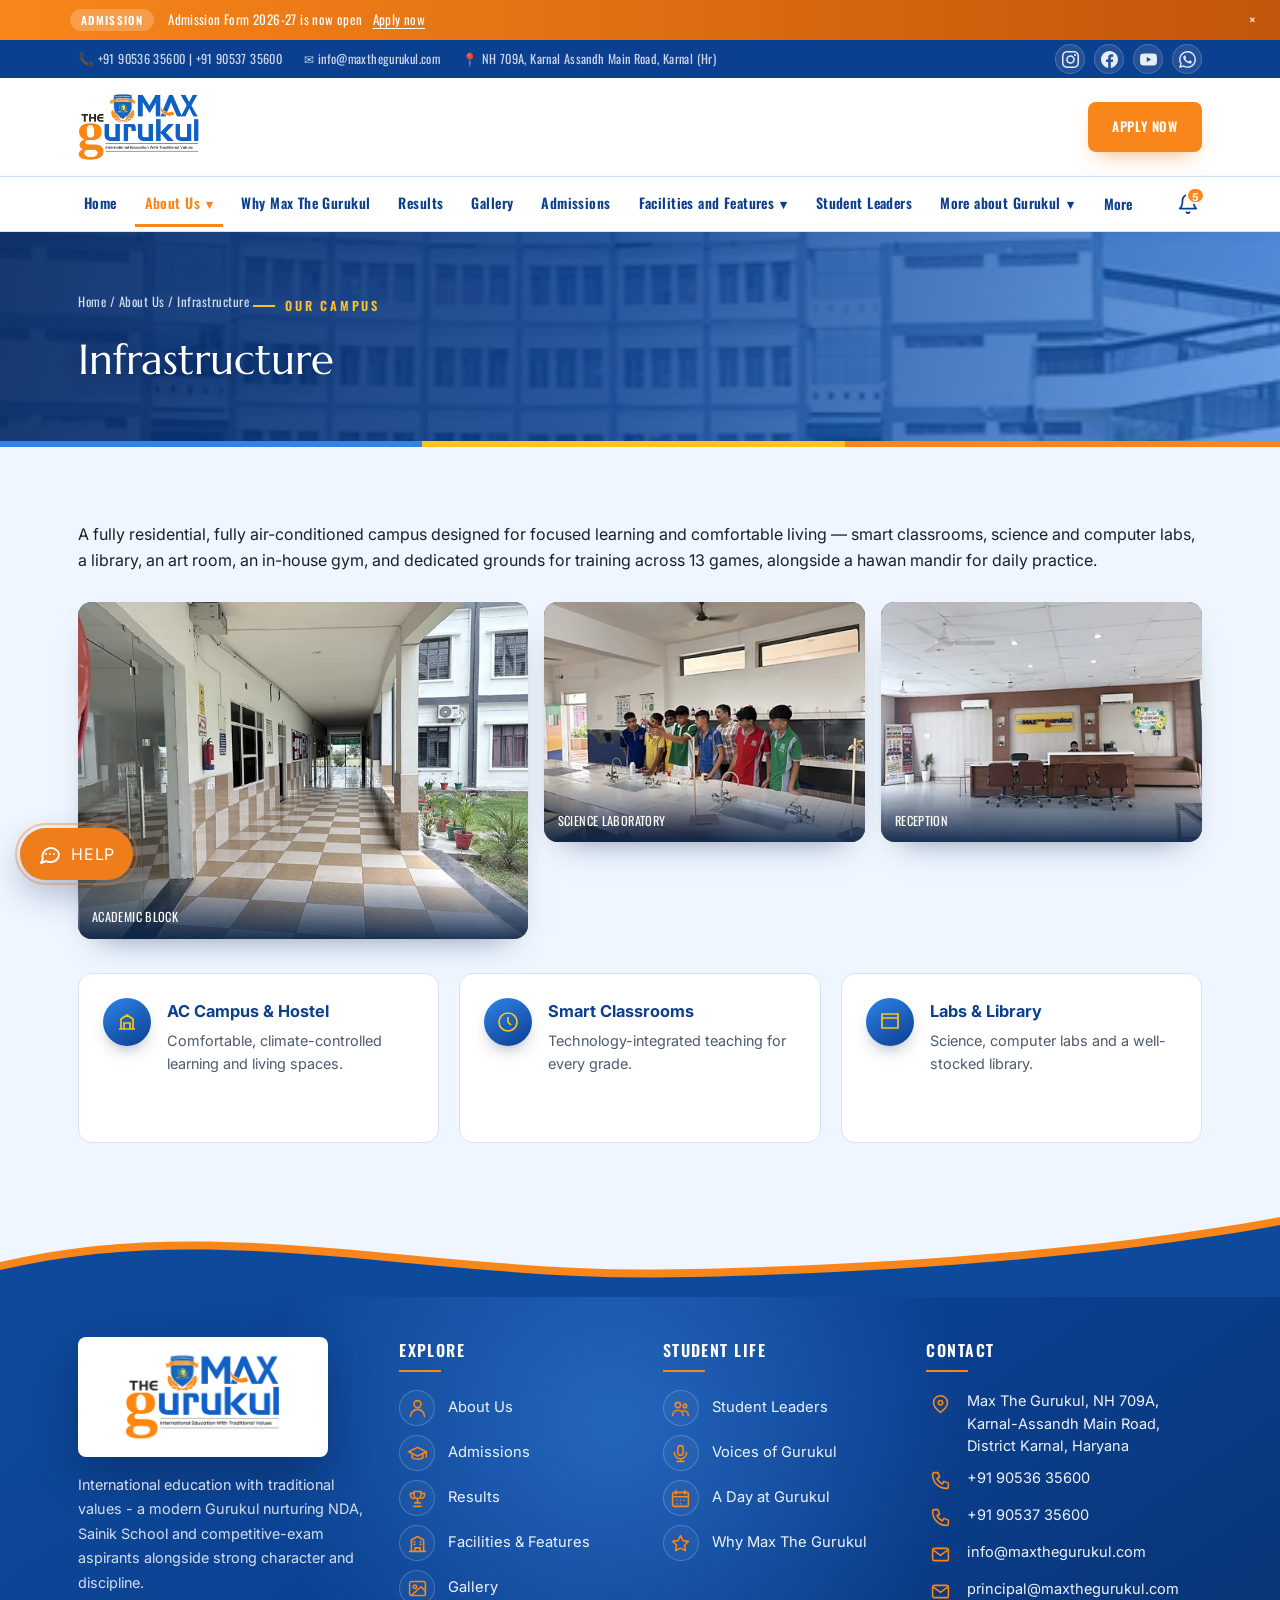
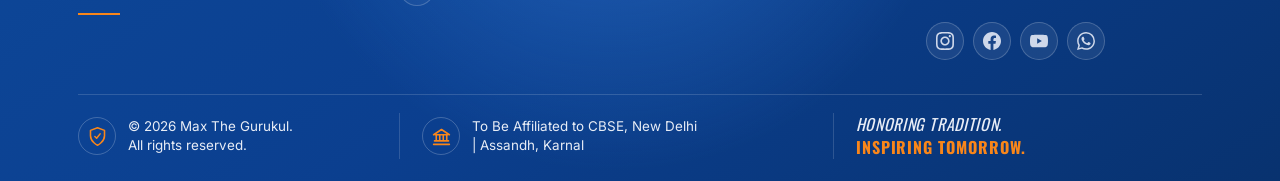
<file: infrastructure.html>
<!DOCTYPE html>
<html lang="en">
<head>
<meta charset="UTF-8">
<meta name="viewport" content="width=device-width, initial-scale=1.0">
<title>Infrastructure | Max The Gurukul, Karnal</title>
<meta name="description" content="The infrastructure of Max The Gurukul.">
<link rel="icon" type="image/png" href="images/favicon.png">
<link rel="stylesheet" href="css/style.css">
<link rel="stylesheet" href="css/chatbot.css">
</head>
<body>
<a class="skip-link" href="#main-content">Skip to main content</a>

<div class="topbar">
  <div class="wrap">
    <div class="contact-bits">
      <span>📞 <a href="tel:+919053635600">+91 90536 35600</a> | <a href="tel:+919053735600">+91 90537 35600</a></span>
      <span>✉ <a href="mailto:info@maxthegurukul.com">info@maxthegurukul.com</a></span>
      <span>📍 NH 709A, Karnal Assandh Main Road, Karnal (Hr)</span>
    </div>
    <div class="socials">
      <a href="https://www.instagram.com/maxthegurukul" target="_blank" rel="noopener">Instagram</a>
      <a href="https://www.facebook.com/maxthegurukul" target="_blank" rel="noopener">Facebook</a>
      <a href="https://www.youtube.com/@MaxTheGurukul" target="_blank" rel="noopener">YouTube</a>
    </div>
  </div>
</div>

<header class="site-header">
  <div class="nav-row wrap">
    <a href="index.html" class="brand">
      <picture>
        <source type="image/webp" srcset="images/optimized/logo-160.webp 160w, images/optimized/logo-320.webp 320w, images/optimized/logo-480.webp 480w" sizes="122px">
        <img src="images/optimized/logo-160.png" srcset="images/optimized/logo-160.png 160w, images/optimized/logo-320.png 320w, images/optimized/logo-480.png 480w" sizes="122px"
             width="480" height="320" alt="Max The Gurukul logo" decoding="async">
      </picture>
      <span class="brand-text">
        <span>The Future Begins Here</span>
        <span>MAX THE GURUKUL</span>
      </span>
    </a>

    <nav class="primary-nav" aria-label="Primary navigation" id="primary-nav-menu">
      <ul>
        <li><a class="nav-link" href="index.html">Home</a></li>
        <li class="has-dropdown active">
          <a class="nav-link" href="about.html">About Us</a>
          <div class="dropdown">
            <a href="about.html#philosophy">Philosophy</a>
            <a href="about.html#mission">Mission</a>
            <a href="about.html#vision">Vision</a>
            <a href="about.html#chairman">Chairman's Message</a>
            <a href="about.html#principal">Principal's Message</a>
            <a href="about.html#mentor">Our Mentor</a>
            <a href="infrastructure.html">Infrastructure</a>
            <a href="mandatory-disclosure.html">Mandatory Disclosure</a>
          </div>
        </li>
        <li><a class="nav-link" href="why-max-gurukul.html">Why Max The Gurukul</a></li>
        <li><a class="nav-link" href="results.html">Results</a></li>
        <li><a class="nav-link" href="gallery.html">Gallery</a></li>
        <li><a class="nav-link" href="admissions.html">Admissions</a></li>
        <li class="has-dropdown">
            <a class="nav-link" href="facilities.html">Facilities and Features</a>
            <div class="dropdown">
                <a href="facilities.html#ac-campus">Fully AC Campus</a>
                <a href="facilities.html#ac-hostel">Fully AC Hostel</a>
                <a href="facilities.html#ac-mess">Ac Mess</a>
                <a href="facilities.html#laundry">Laundry</a>
                <a href="facilities.html#smart-classes">Smart Classes</a>
                <a href="facilities.html#computer-lab">Computer Lab</a>
                <a href="facilities.html#science-lab">Science Lab</a>
                <a href="facilities.html#library">Library</a>
                <a href="facilities.html#art-room">Art Room</a>
                <a href="facilities.html#food">Delicious Homely Food</a>
                <a href="facilities.html#ncc">Ncc Training For NDA</a>
                <a href="admissions.html#unique-features">Unique Features</a>
                <a href="admissions.html#competitive-exams">Competitive Exam Preps</a>
                <a href="admissions.html#hawan-prathna">Daily Hawan & Sandhya Prathna</a>
                <a href="admissions.html#professional-training">Professional Training for 13 games</a>
                <a href="admissions.html#scholarship">Merit Base Scholarship</a>
                <a href="admissions.html#doubt-classes">Daily Specialised & Doubt classes</a>
                <a href="admissions.html#weekly-assessment">Weekly Assessment</a>
                <a href="admissions.html#gym">In House Gym</a>
                <a href="admissions.html#excursions">Excursions</a>
                <a href="admissions.html#surveillance">24 x 7 surveillance</a>
            </div>
        </li>
        <li><a class="nav-link" href="student-leaders.html">Student Leaders</a></li>
        <li class="has-dropdown">
            <a class="nav-link" href="voices.html">More about Gurukul</a>
            <div class="dropdown">
                <a href="voices.html#student-voices">Student Voices</a>
                <a href="voices.html#parent-voices">Parent Voices</a>
                <a href="day-at-gurukul.html">A day at Gurukul</a>
            </div>
        </li>
        <li><a class="nav-link" href="contact.html">Contact</a></li>
      </ul>
    </nav>

    <div class="header-cta">
      <a href="admissions.html#apply" class="btn btn-primary">Apply Now</a>
      <button class="hamburger" aria-label="Toggle menu" aria-expanded="false"><span></span><span></span><span></span></button>
    </div>
  </div>
</header>

<main id="main-content" role="main">

<section class="page-hero">
  <div class="wrap">
    <span class="breadcrumb"><a href="index.html">Home</a> / <a href="about.html">About Us</a> / Infrastructure</span>
    <span class="eyebrow">Our Campus</span>
    <h1>Infrastructure</h1>
  </div>
</section>

<section>
  <div class="wrap">
      <div id="infrastructure" class="about-section">
        <p>A fully residential, fully air-conditioned campus designed for focused learning and comfortable living — smart classrooms, science and computer labs, a library, an art room, an in-house gym, and dedicated grounds for training across 13 games, alongside a hawan mandir for daily practice.</p>
        <!-- All three are the 4:3 landscape frames, so the row is uniform and
             object-fit:cover has nothing to discard. Served from
             images/optimized/ - the previous markup pointed one of these at
             images/Library/IMG_9500.JPG, a 4 MB camera original, and scaled it
             into a 321px cell. See tools/README.md.
             This is the first content below the hero, so it loads eagerly; only
             the lead cell claims high priority. -->
        <div class="campus-photo-row" aria-label="Max The Gurukul campus facilities">
          <figure>
            <picture>
              <source type="image/webp" srcset="images/optimized/campus-corridor-wide-400.webp 400w, images/optimized/campus-corridor-wide-640.webp 640w, images/optimized/campus-corridor-wide-900.webp 900w, images/optimized/campus-corridor-wide-1280.webp 1280w" sizes="(max-width:760px) calc(100vw - 56px), (max-width:1180px) calc((100vw - 88px) * 0.41), 450px">
              <img src="images/optimized/campus-corridor-wide-640.jpg" srcset="images/optimized/campus-corridor-wide-400.jpg 400w, images/optimized/campus-corridor-wide-640.jpg 640w, images/optimized/campus-corridor-wide-900.jpg 900w, images/optimized/campus-corridor-wide-1280.jpg 1280w"
                   sizes="(max-width:760px) calc(100vw - 56px), (max-width:1180px) calc((100vw - 88px) * 0.41), 450px"
                   width="1800" height="1350" alt="A long checkerboard corridor in the academic block lined with potted plants" loading="eager" fetchpriority="high" decoding="async">
            </picture>
            <figcaption>Academic Block</figcaption>
          </figure>
          <figure>
            <picture>
              <source type="image/webp" srcset="images/optimized/science-lab-wide-400.webp 400w, images/optimized/science-lab-wide-640.webp 640w, images/optimized/science-lab-wide-900.webp 900w, images/optimized/science-lab-wide-1280.webp 1280w" sizes="(max-width:760px) calc(100vw - 56px), (max-width:1180px) calc((100vw - 88px) * 0.294), 321px">
              <img src="images/optimized/science-lab-wide-640.jpg" srcset="images/optimized/science-lab-wide-400.jpg 400w, images/optimized/science-lab-wide-640.jpg 640w, images/optimized/science-lab-wide-900.jpg 900w, images/optimized/science-lab-wide-1280.jpg 1280w"
                   sizes="(max-width:760px) calc(100vw - 56px), (max-width:1180px) calc((100vw - 88px) * 0.294), 321px"
                   width="1800" height="1350" alt="The full width of the science laboratory with students working along the bench" loading="eager" decoding="async">
            </picture>
            <figcaption>Science Laboratory</figcaption>
          </figure>
          <figure>
            <picture>
              <source type="image/webp" srcset="images/optimized/reception-lobby-400.webp 400w, images/optimized/reception-lobby-640.webp 640w, images/optimized/reception-lobby-900.webp 900w, images/optimized/reception-lobby-1280.webp 1280w" sizes="(max-width:760px) calc(100vw - 56px), (max-width:1180px) calc((100vw - 88px) * 0.294), 321px">
              <img src="images/optimized/reception-lobby-640.jpg" srcset="images/optimized/reception-lobby-400.jpg 400w, images/optimized/reception-lobby-640.jpg 640w, images/optimized/reception-lobby-900.jpg 900w, images/optimized/reception-lobby-1280.jpg 1280w"
                   sizes="(max-width:760px) calc(100vw - 56px), (max-width:1180px) calc((100vw - 88px) * 0.294), 321px"
                   width="1800" height="1350" alt="The school reception desk with signage and visitor seating" loading="eager" decoding="async">
            </picture>
            <figcaption>Reception</figcaption>
          </figure>
        </div>
        <div class="tile-grid" style="margin-top:24px;">
          <div class="tile"><div class="ico"><svg viewBox="0 0 24 24"><path d="M4 19h16M6 19V9l6-4 6 4v10M9 19v-6h6v6"/></svg></div><div><h4>AC Campus & Hostel</h4><p>Comfortable, climate-controlled learning and living spaces.</p></div></div>
          <div class="tile"><div class="ico"><svg viewBox="0 0 24 24"><circle cx="12" cy="12" r="9"/><path d="M12 7v5l3 3"/></svg></div><div><h4>Smart Classrooms</h4><p>Technology-integrated teaching for every grade.</p></div></div>
          <div class="tile"><div class="ico"><svg viewBox="0 0 24 24"><path d="M4 4h16v14H4z"/><path d="M4 8h16"/></svg></div><div><h4>Labs & Library</h4><p>Science, computer labs and a well-stocked library.</p></div></div>
        </div>
      </div>
  </div>
</section>
</main>

<footer class="site-footer">
  <div class="wrap">
    <div class="footer-grid">
      <div>
        <div class="fbrand">
          <picture>
            <source type="image/webp" srcset="images/optimized/logo-240.webp 240w, images/optimized/logo-480.webp 480w" sizes="250px">
            <img src="images/optimized/logo-320.png" srcset="images/optimized/logo-240.png 240w, images/optimized/logo-320.png 320w, images/optimized/logo-480.png 480w" sizes="250px"
                 width="250" height="167" alt="Max The Gurukul logo" decoding="async" loading="lazy">
          </picture>
        </div>
        <p>International education with traditional values — a modern Gurukul nurturing NDA, Sainik School and competitive-exam aspirants alongside strong character and discipline.</p>
      </div>
      <div>
        <h5>Explore</h5>
        <ul>
          <li><a href="about.html">About Us</a></li>
          <li><a href="admissions.html">Admissions</a></li>
          <li><a href="results.html">Results</a></li>
          <li><a href="facilities.html">Facilities and Features</a></li>
        </ul>
      </div>
      <div>
        <h5>Student Life</h5>
        <ul>
          <li><a href="student-life.html#leaders">Student Leaders</a></li>
          <li><a href="student-life.html#voices">Voices of Gurukul</a></li>
          <li><a href="student-life.html#routine">A Day at Gurukul</a></li>
          <li><a href="student-life.html#gallery">Gallery</a></li>
        </ul>
      </div>
      <div>
        <h5>Contact</h5>
        <ul>
          <li>Max The Gurukul, NH 709A,<br>Karnal Assandh Main Road,<br>District Karnal, Haryana</li>
          <li><a href="tel:+919053635600">+91 90536 35600</a></li>
          <li><a href="tel:+919053735600">+91 90537 35600</a></li>
          <li><a href="mailto:info@maxthegurukul.com">info@maxthegurukul.com</a></li>
          <li><a href="mailto:principal@maxthegurukul.com">principal@maxthegurukul.com</a></li>
        </ul>
        <div class="footer-socials">
          <a href="https://www.instagram.com/maxthegurukul" target="_blank" rel="noopener" aria-label="Instagram"><svg viewBox="0 0 24 24"><rect x="3" y="3" width="18" height="18" rx="5"/><circle cx="12" cy="12" r="4"/><circle cx="17.5" cy="6.5" r="1"/></svg></a>
          <a href="https://www.facebook.com/maxthegurukul" target="_blank" rel="noopener" aria-label="Facebook"><svg viewBox="0 0 24 24"><path d="M14 9h3V5h-3a4 4 0 0 0-4 4v2H7v4h3v6h4v-6h3l1-4h-4V9a1 1 0 0 1 1-1Z"/></svg></a>
          <a href="https://www.youtube.com/@MaxTheGurukul" target="_blank" rel="noopener" aria-label="YouTube"><svg viewBox="0 0 24 24"><rect x="2" y="6" width="20" height="12" rx="3"/><path d="M10 9.5 15 12l-5 2.5Z"/></svg></a>
        </div>
      </div>
    </div>
    <div class="footer-bottom">
      <span>© 2026 Max The Gurukul. All rights reserved.</span>
      <span>To Be Affiliated to CBSE, New Delhi | Assandh, Karnal</span>
    </div>
  </div>
</footer>
<script src="js/script.js"></script>
<script src="js/chatbot.js"></script>
<script src="js/notifications.js"></script>
</body>
</html>
</file>
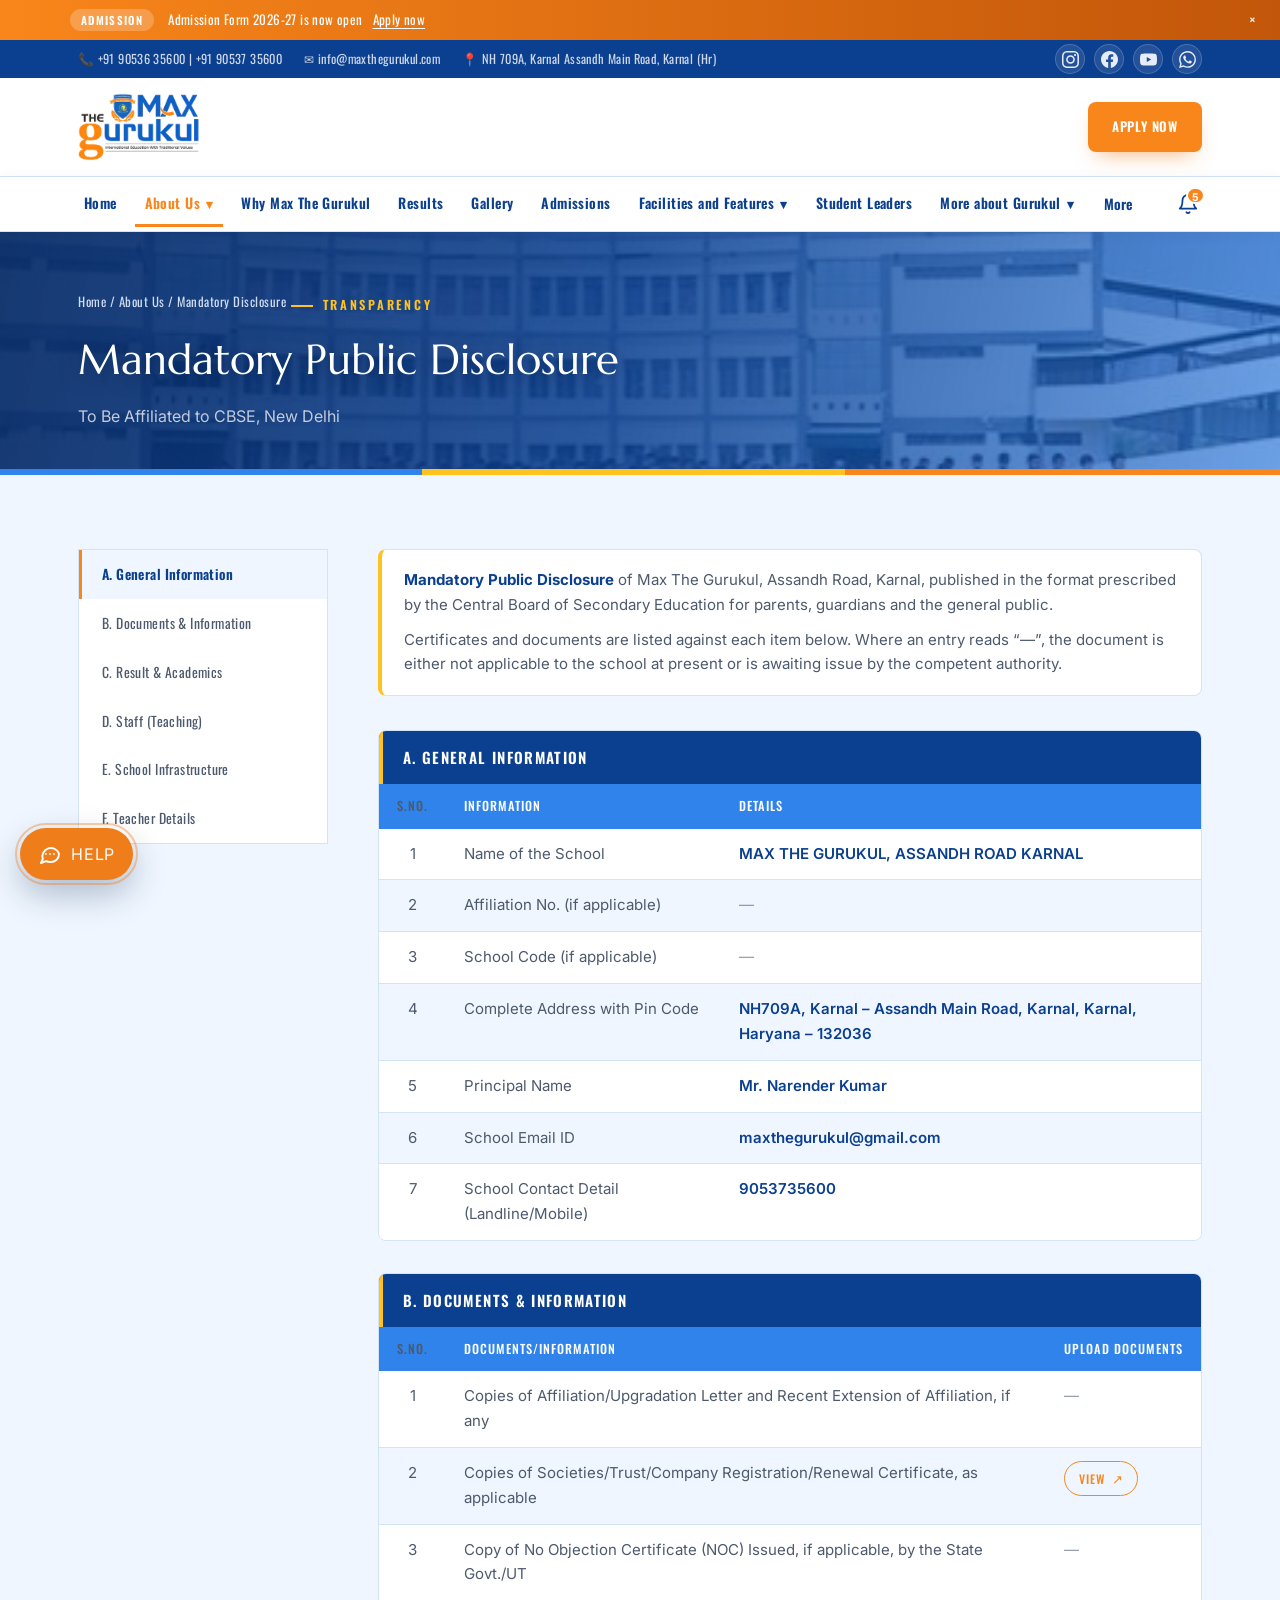
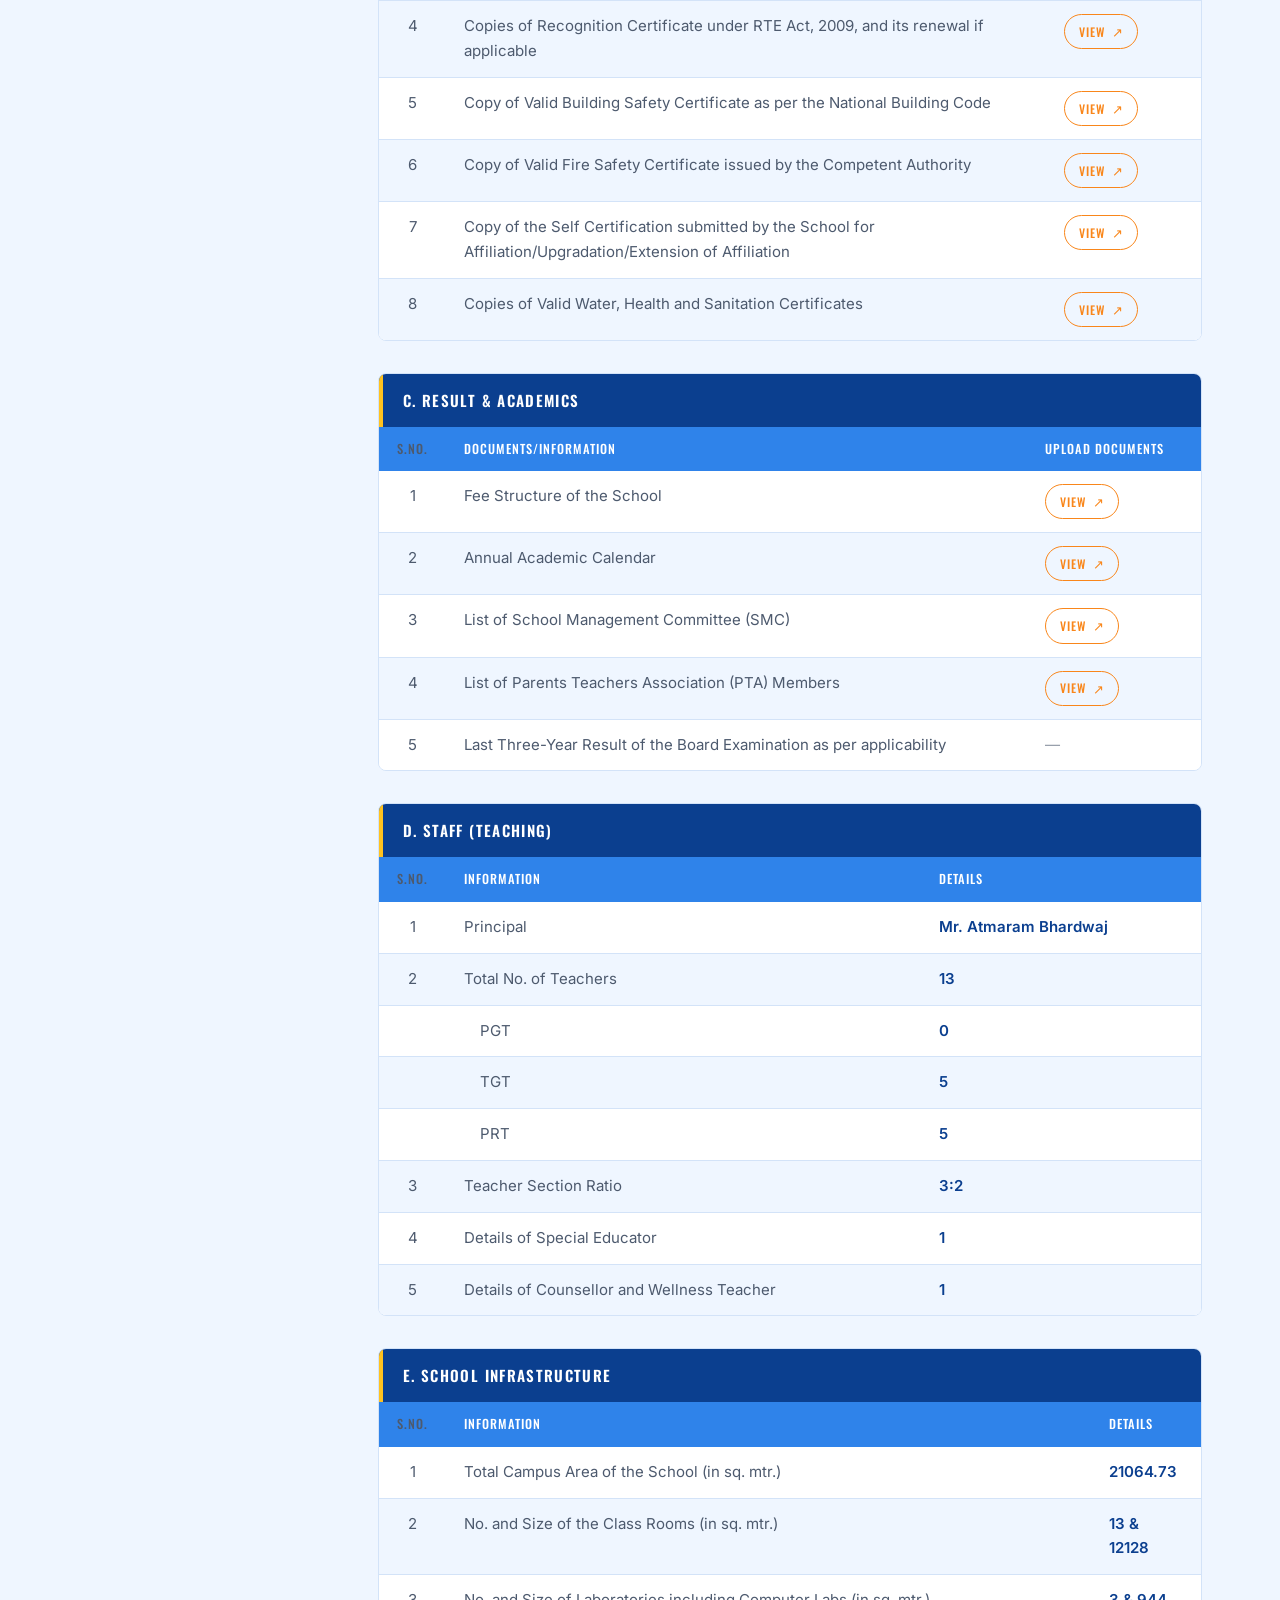
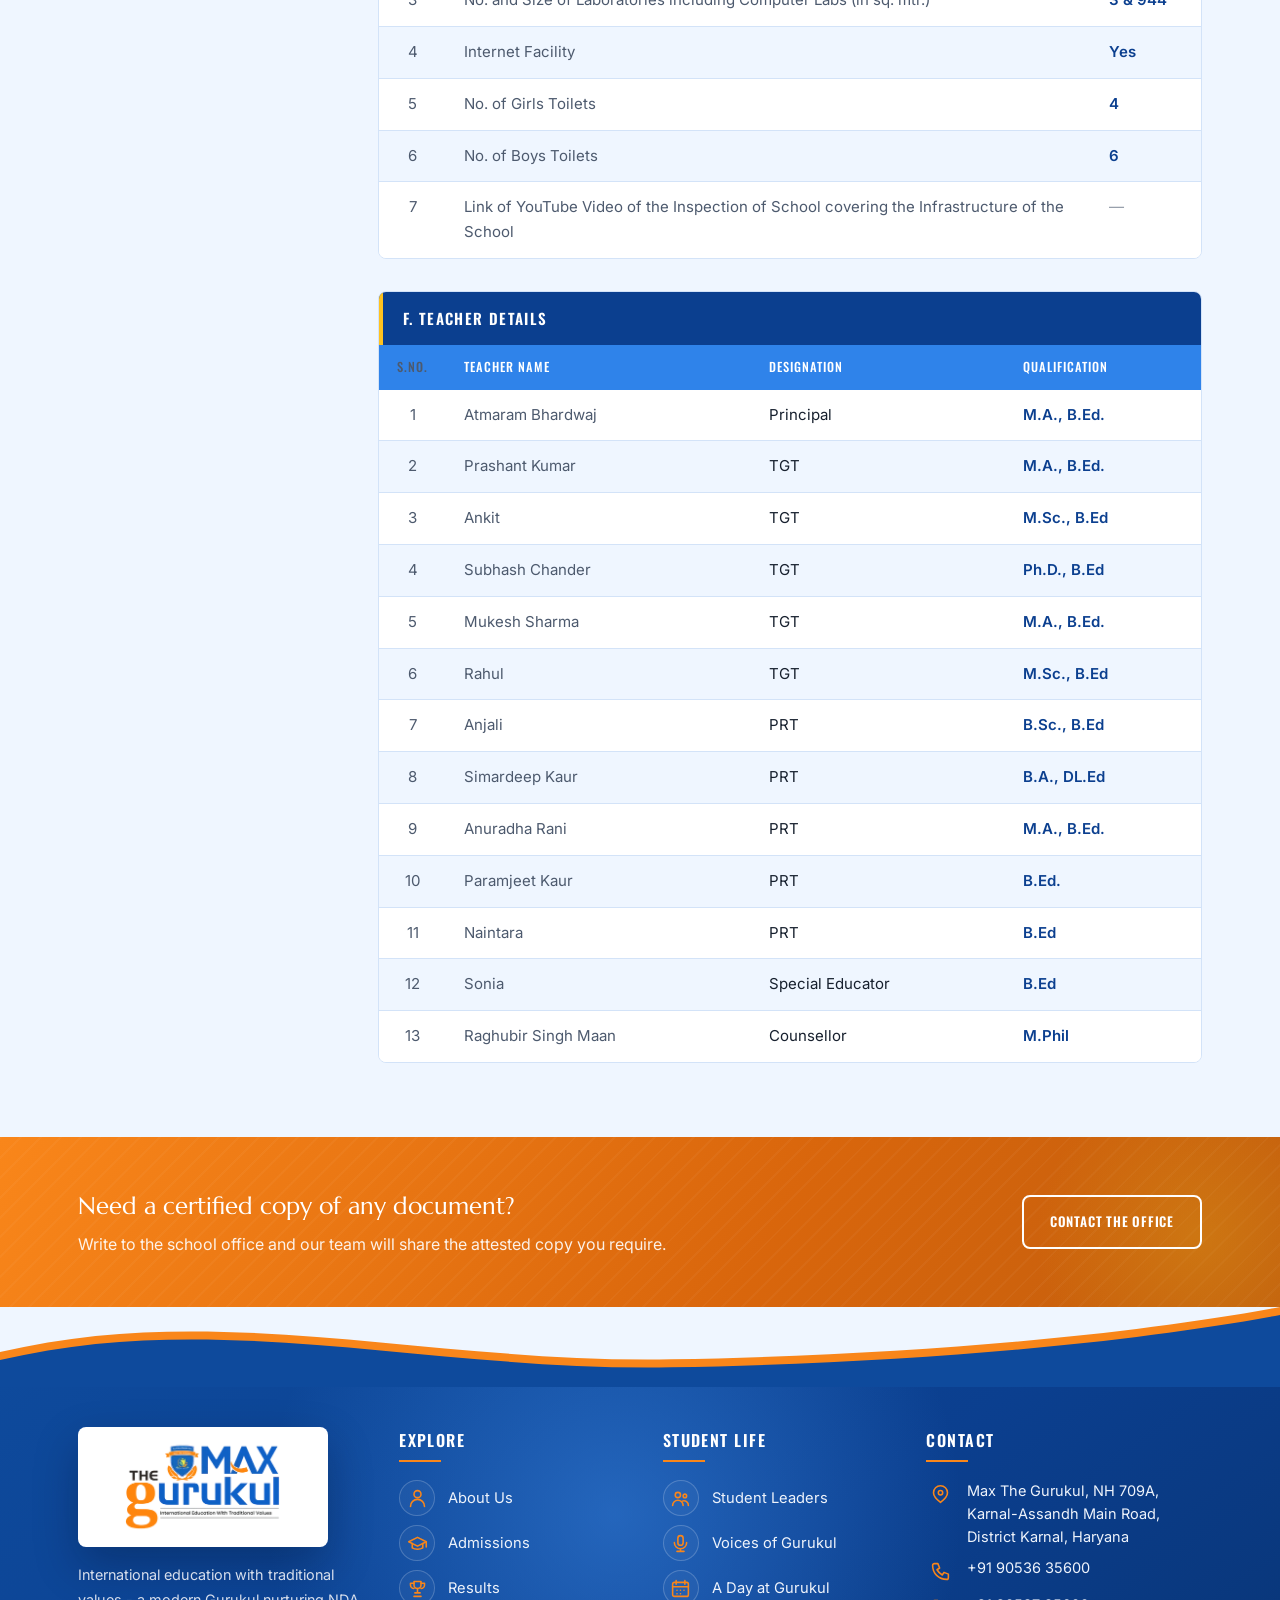
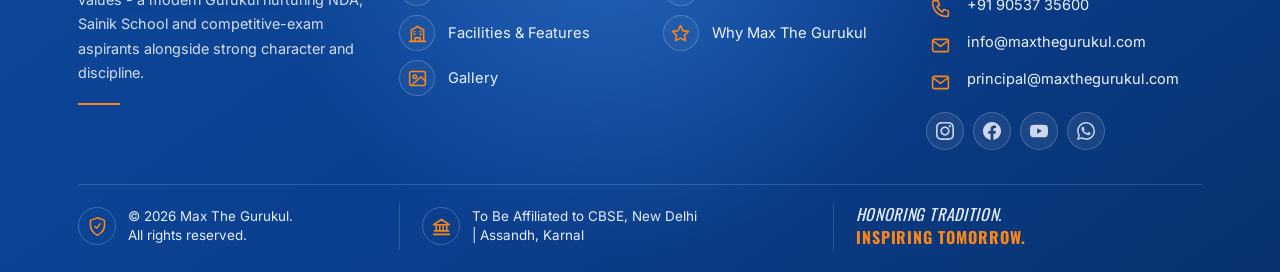
<file: mandatory-disclosure.html>
<!DOCTYPE html>
<html lang="en">
<head>
<meta charset="UTF-8">
<meta name="viewport" content="width=device-width, initial-scale=1.0">
<title>Mandatory Disclosure | Max The Gurukul, Karnal</title>
<meta name="description" content="Mandatory Public Disclosure of Max The Gurukul, NH 709A Karnal–Assandh Main Road, Karnal, as per CBSE norms — general information, documents, results, staff, infrastructure and teacher details.">
<link rel="icon" type="image/png" href="images/favicon.png">
<link rel="stylesheet" href="css/style.css">
<link rel="stylesheet" href="css/chatbot.css">
</head>
<body>
<a class="skip-link" href="#main-content">Skip to main content</a>

<div class="topbar">
  <div class="wrap">
    <div class="contact-bits">
      <span>📞 <a href="tel:+919053635600">+91 90536 35600</a> | <a href="tel:+919053735600">+91 90537 35600</a></span>
      <span>✉ <a href="mailto:info@maxthegurukul.com">info@maxthegurukul.com</a></span>
      <span>📍 NH 709A, Karnal Assandh Main Road, Karnal (Hr)</span>
    </div>
    <div class="socials">
      <a href="https://www.instagram.com/maxthegurukul" target="_blank" rel="noopener">Instagram</a>
      <a href="https://www.facebook.com/maxthegurukul" target="_blank" rel="noopener">Facebook</a>
      <a href="https://www.youtube.com/@MaxTheGurukul" target="_blank" rel="noopener">YouTube</a>
    </div>
  </div>
</div>

<header class="site-header">
  <div class="nav-row wrap">
    <a href="index.html" class="brand">
      <picture>
        <source type="image/webp" srcset="images/optimized/logo-160.webp 160w, images/optimized/logo-320.webp 320w, images/optimized/logo-480.webp 480w" sizes="122px">
        <img src="images/optimized/logo-160.png" srcset="images/optimized/logo-160.png 160w, images/optimized/logo-320.png 320w, images/optimized/logo-480.png 480w" sizes="122px"
             width="480" height="320" alt="Max The Gurukul logo" decoding="async">
      </picture>
      <span class="brand-text">
        <span>The Future Begins Here</span>
        <span>MAX THE GURUKUL</span>
      </span>
    </a>

    <nav class="primary-nav" aria-label="Primary navigation" id="primary-nav-menu">
      <ul>
        <li><a class="nav-link" href="index.html">Home</a></li>
        <li class="has-dropdown active">
          <a class="nav-link" href="about.html">About Us</a>
          <div class="dropdown">
            <a href="about.html#philosophy">Philosophy</a>
            <a href="about.html#mission">Mission</a>
            <a href="about.html#vision">Vision</a>
            <a href="about.html#chairman">Chairman's Message</a>
            <a href="about.html#principal">Principal's Message</a>
            <a href="about.html#mentor">Our Mentor</a>
            <a href="infrastructure.html">Infrastructure</a>
            <a href="mandatory-disclosure.html">Mandatory Disclosure</a>
          </div>
        </li>
        <li><a class="nav-link" href="why-max-gurukul.html">Why Max The Gurukul</a></li>
        <li><a class="nav-link" href="results.html">Results</a></li>
        <li><a class="nav-link" href="gallery.html">Gallery</a></li>
        <li><a class="nav-link" href="admissions.html">Admissions</a></li>
        <li class="has-dropdown">
            <a class="nav-link" href="facilities.html">Facilities and Features</a>
            <div class="dropdown">
                <a href="facilities.html#ac-campus">Fully AC Campus</a>
                <a href="facilities.html#ac-hostel">Fully AC Hostel</a>
                <a href="facilities.html#ac-mess">Ac Mess</a>
                <a href="facilities.html#laundry">Laundry</a>
                <a href="facilities.html#smart-classes">Smart Classes</a>
                <a href="facilities.html#computer-lab">Computer Lab</a>
                <a href="facilities.html#science-lab">Science Lab</a>
                <a href="facilities.html#library">Library</a>
                <a href="facilities.html#art-room">Art Room</a>
                <a href="facilities.html#food">Delicious Homely Food</a>
                <a href="facilities.html#ncc">Ncc Training For NDA</a>
                <a href="admissions.html#unique-features">Unique Features</a>
                <a href="admissions.html#competitive-exams">Competitive Exam Preps</a>
                <a href="admissions.html#hawan-prathna">Daily Hawan & Sandhya Prathna</a>
                <a href="admissions.html#professional-training">Professional Training for 13 games</a>
                <a href="admissions.html#scholarship">Merit Base Scholarship</a>
                <a href="admissions.html#doubt-classes">Daily Specialised & Doubt classes</a>
                <a href="admissions.html#weekly-assessment">Weekly Assessment</a>
                <a href="admissions.html#gym">In House Gym</a>
                <a href="admissions.html#excursions">Excursions</a>
                <a href="admissions.html#surveillance">24 x 7 surveillance</a>
            </div>
        </li>
        <li><a class="nav-link" href="student-leaders.html">Student Leaders</a></li>
        <li class="has-dropdown">
            <a class="nav-link" href="voices.html">More about Gurukul</a>
            <div class="dropdown">
                <a href="voices.html#student-voices">Student Voices</a>
                <a href="voices.html#parent-voices">Parent Voices</a>
                <a href="day-at-gurukul.html">A day at Gurukul</a>
            </div>
        </li>
        <li><a class="nav-link" href="contact.html">Contact</a></li>
      </ul>
    </nav>

    <div class="header-cta">
      <a href="admissions.html#apply" class="btn btn-primary">Apply Now</a>
      <button class="hamburger" aria-label="Toggle menu" aria-expanded="false"><span></span><span></span><span></span></button>
    </div>
  </div>
</header>

<main id="main-content" role="main">

<section class="page-hero">
  <div class="wrap">
    <span class="breadcrumb"><a href="index.html">Home</a> / <a href="about.html">About Us</a> / Mandatory Disclosure</span>
    <span class="eyebrow">Transparency</span>
    <h1>Mandatory Public Disclosure</h1>
    <p style="color:#c3cbdc;margin:8px 0 0;">To Be Affiliated to CBSE, New Delhi</p>
  </div>
</section>

<section>
  <div class="wrap side-layout">
    <nav class="side-nav" aria-label="Disclosure sections">
      <a href="#general-information" class="active">A. General Information</a>
      <a href="#documents-information">B. Documents &amp; Information</a>
      <a href="#result-academics">C. Result &amp; Academics</a>
      <a href="#staff-teaching">D. Staff (Teaching)</a>
      <a href="#school-infrastructure">E. School Infrastructure</a>
      <a href="#teacher-details">F. Teacher Details</a>
    </nav>

    <div>
      <div class="disc-note">
        <p><strong>Mandatory Public Disclosure</strong> of Max The Gurukul, Assandh Road, Karnal, published in the format prescribed by the Central Board of Secondary Education for parents, guardians and the general public.</p>
        <p>Certificates and documents are listed against each item below. Where an entry reads “—”, the document is either not applicable to the school at present or is awaiting issue by the competent authority.</p>
      </div>

      <div class="disc-block" id="general-information">
        <h3>A. General Information</h3>
        <div class="table-scroll">
          <table class="disc-table">
            <thead>
              <tr><th scope="col">S.No.</th><th scope="col">Information</th><th scope="col">Details</th></tr>
            </thead>
            <tbody>
              <tr><td>1</td><td>Name of the School</td><td>MAX THE GURUKUL, ASSANDH ROAD KARNAL</td></tr>
              <tr><td>2</td><td>Affiliation No. (if applicable)</td><td><span class="no-doc">—</span></td></tr>
              <tr><td>3</td><td>School Code (if applicable)</td><td><span class="no-doc">—</span></td></tr>
              <tr><td>4</td><td>Complete Address with Pin Code</td><td>NH709A, Karnal – Assandh Main Road, Karnal, Karnal, Haryana – 132036</td></tr>
              <tr><td>5</td><td>Principal Name</td><td>Mr. Narender Kumar</td></tr>
              <tr><td>6</td><td>School Email ID</td><td><a href="mailto:maxthegurukul@gmail.com">maxthegurukul@gmail.com</a></td></tr>
              <tr><td>7</td><td>School Contact Detail (Landline/Mobile)</td><td><a href="tel:+919053735600">9053735600</a></td></tr>
            </tbody>
          </table>
        </div>
      </div>

      <div class="disc-block" id="documents-information">
        <h3>B. Documents &amp; Information</h3>
        <div class="table-scroll">
          <table class="disc-table">
            <thead>
              <tr><th scope="col">S.No.</th><th scope="col">Documents/Information</th><th scope="col">Upload Documents</th></tr>
            </thead>
            <tbody>
              <tr>
                <td>1</td>
                <td>Copies of Affiliation/Upgradation Letter and Recent Extension of Affiliation, if any</td>
                <td><span class="no-doc">—</span></td>
              </tr>
              <tr>
                <td>2</td>
                <td>Copies of Societies/Trust/Company Registration/Renewal Certificate, as applicable</td>
                <td><a class="doc-link" href="documents/disclosure/trust-registration-certificate.pdf" target="_blank" rel="noopener noreferrer">View</a></td>
              </tr>
              <tr>
                <td>3</td>
                <td>Copy of No Objection Certificate (NOC) Issued, if applicable, by the State Govt./UT</td>
                <td><span class="no-doc">—</span></td>
              </tr>
              <tr>
                <td>4</td>
                <td>Copies of Recognition Certificate under RTE Act, 2009, and its renewal if applicable</td>
                <td><a class="doc-link" href="documents/disclosure/rte-recognition-certificate.pdf" target="_blank" rel="noopener noreferrer">View</a></td>
              </tr>
              <tr>
                <td>5</td>
                <td>Copy of Valid Building Safety Certificate as per the National Building Code</td>
                <td><a class="doc-link" href="documents/disclosure/building-safety-certificate.pdf" target="_blank" rel="noopener noreferrer">View</a></td>
              </tr>
              <tr>
                <td>6</td>
                <td>Copy of Valid Fire Safety Certificate issued by the Competent Authority</td>
                <td><a class="doc-link" href="documents/disclosure/fire-safety-certificate.pdf" target="_blank" rel="noopener noreferrer">View</a></td>
              </tr>
              <tr>
                <td>7</td>
                <td>Copy of the Self Certification submitted by the School for Affiliation/Upgradation/Extension of Affiliation</td>
                <td><a class="doc-link" href="documents/disclosure/self-certification.pdf" target="_blank" rel="noopener noreferrer">View</a></td>
              </tr>
              <tr>
                <td>8</td>
                <td>Copies of Valid Water, Health and Sanitation Certificates</td>
                <td><a class="doc-link" href="documents/disclosure/water-health-sanitation-certificates.pdf" target="_blank" rel="noopener noreferrer">View</a></td>
              </tr>
            </tbody>
          </table>
        </div>
      </div>

      <div class="disc-block" id="result-academics">
        <h3>C. Result &amp; Academics</h3>
        <div class="table-scroll">
          <table class="disc-table">
            <thead>
              <tr><th scope="col">S.No.</th><th scope="col">Documents/Information</th><th scope="col">Upload Documents</th></tr>
            </thead>
            <tbody>
              <tr>
                <td>1</td>
                <td>Fee Structure of the School</td>
                <td><a class="doc-link" href="documents/disclosure/fee-structure.pdf" target="_blank" rel="noopener noreferrer">View</a></td>
              </tr>
              <tr>
                <td>2</td>
                <td>Annual Academic Calendar</td>
                <td><a class="doc-link" href="documents/disclosure/annual-academic-calendar.pdf" target="_blank" rel="noopener noreferrer">View</a></td>
              </tr>
              <tr>
                <td>3</td>
                <td>List of School Management Committee (SMC)</td>
                <td><a class="doc-link" href="documents/disclosure/school-management-committee.pdf" target="_blank" rel="noopener noreferrer">View</a></td>
              </tr>
              <tr>
                <td>4</td>
                <td>List of Parents Teachers Association (PTA) Members</td>
                <td><a class="doc-link" href="documents/disclosure/pta-members.pdf" target="_blank" rel="noopener noreferrer">View</a></td>
              </tr>
              <tr>
                <td>5</td>
                <td>Last Three-Year Result of the Board Examination as per applicability</td>
                <td><span class="no-doc">—</span></td>
              </tr>
            </tbody>
          </table>
        </div>
      </div>

      <div class="disc-block" id="staff-teaching">
        <h3>D. Staff (Teaching)</h3>
        <div class="table-scroll">
          <table class="disc-table">
            <thead>
              <tr><th scope="col">S.No.</th><th scope="col">Information</th><th scope="col">Details</th></tr>
            </thead>
            <tbody>
              <tr><td>1</td><td>Principal</td><td>Mr. Atmaram Bhardwaj</td></tr>
              <tr><td>2</td><td>Total No. of Teachers</td><td>13</td></tr>
              <tr class="sub-row"><td></td><td>PGT</td><td>0</td></tr>
              <tr class="sub-row"><td></td><td>TGT</td><td>5</td></tr>
              <tr class="sub-row"><td></td><td>PRT</td><td>5</td></tr>
              <tr><td>3</td><td>Teacher Section Ratio</td><td>3:2</td></tr>
              <tr><td>4</td><td>Details of Special Educator</td><td>1</td></tr>
              <tr><td>5</td><td>Details of Counsellor and Wellness Teacher</td><td>1</td></tr>
            </tbody>
          </table>
        </div>
      </div>

      <div class="disc-block" id="school-infrastructure">
        <h3>E. School Infrastructure</h3>
        <div class="table-scroll">
          <table class="disc-table">
            <thead>
              <tr><th scope="col">S.No.</th><th scope="col">Information</th><th scope="col">Details</th></tr>
            </thead>
            <tbody>
              <tr><td>1</td><td>Total Campus Area of the School (in sq. mtr.)</td><td>21064.73</td></tr>
              <tr><td>2</td><td>No. and Size of the Class Rooms (in sq. mtr.)</td><td>13 &amp; 12128</td></tr>
              <tr><td>3</td><td>No. and Size of Laboratories including Computer Labs (in sq. mtr.)</td><td>3 &amp; 944</td></tr>
              <tr><td>4</td><td>Internet Facility</td><td>Yes</td></tr>
              <tr><td>5</td><td>No. of Girls Toilets</td><td>4</td></tr>
              <tr><td>6</td><td>No. of Boys Toilets</td><td>6</td></tr>
              <tr><td>7</td><td>Link of YouTube Video of the Inspection of School covering the Infrastructure of the School</td><td><span class="no-doc">—</span></td></tr>
            </tbody>
          </table>
        </div>
      </div>

      <div class="disc-block" id="teacher-details">
        <h3>F. Teacher Details</h3>
        <div class="table-scroll">
          <table class="disc-table">
            <thead>
              <tr><th scope="col">S.No.</th><th scope="col">Teacher Name</th><th scope="col">Designation</th><th scope="col">Qualification</th></tr>
            </thead>
            <tbody>
              <tr><td>1</td><td>Atmaram Bhardwaj</td><td>Principal</td><td>M.A., B.Ed.</td></tr>
              <tr><td>2</td><td>Prashant Kumar</td><td>TGT</td><td>M.A., B.Ed.</td></tr>
              <tr><td>3</td><td>Ankit</td><td>TGT</td><td>M.Sc., B.Ed</td></tr>
              <tr><td>4</td><td>Subhash Chander</td><td>TGT</td><td>Ph.D., B.Ed</td></tr>
              <tr><td>5</td><td>Mukesh Sharma</td><td>TGT</td><td>M.A., B.Ed.</td></tr>
              <tr><td>6</td><td>Rahul</td><td>TGT</td><td>M.Sc., B.Ed</td></tr>
              <tr><td>7</td><td>Anjali</td><td>PRT</td><td>B.Sc., B.Ed</td></tr>
              <tr><td>8</td><td>Simardeep Kaur</td><td>PRT</td><td>B.A., DL.Ed</td></tr>
              <tr><td>9</td><td>Anuradha Rani</td><td>PRT</td><td>M.A., B.Ed.</td></tr>
              <tr><td>10</td><td>Paramjeet Kaur</td><td>PRT</td><td>B.Ed.</td></tr>
              <tr><td>11</td><td>Naintara</td><td>PRT</td><td>B.Ed</td></tr>
              <tr><td>12</td><td>Sonia</td><td>Special Educator</td><td>B.Ed</td></tr>
              <tr><td>13</td><td>Raghubir Singh Maan</td><td>Counsellor</td><td>M.Phil</td></tr>
            </tbody>
          </table>
        </div>
      </div>
    </div>
  </div>
</section>

<section class="cta-band">
  <div class="wrap">
    <div>
      <h3>Need a certified copy of any document?</h3>
      <p>Write to the school office and our team will share the attested copy you require.</p>
    </div>
    <a href="contact.html" class="btn btn-outline">Contact the Office</a>
  </div>
</section>
</main>

<footer class="site-footer">
  <div class="wrap">
    <div class="footer-grid">
      <div>
        <div class="fbrand">
          <picture>
            <source type="image/webp" srcset="images/optimized/logo-240.webp 240w, images/optimized/logo-480.webp 480w" sizes="250px">
            <img src="images/optimized/logo-320.png" srcset="images/optimized/logo-240.png 240w, images/optimized/logo-320.png 320w, images/optimized/logo-480.png 480w" sizes="250px"
                 width="250" height="167" alt="Max The Gurukul logo" decoding="async" loading="lazy">
          </picture>
        </div>
        <p>International education with traditional values — a modern Gurukul nurturing NDA, Sainik School and competitive-exam aspirants alongside strong character and discipline.</p>
      </div>
      <div>
        <h5>Explore</h5>
        <ul>
          <li><a href="about.html">About Us</a></li>
          <li><a href="admissions.html">Admissions</a></li>
          <li><a href="results.html">Results</a></li>
          <li><a href="facilities.html">Facilities and Features</a></li>
        </ul>
      </div>
      <div>
        <h5>Student Life</h5>
        <ul>
          <li><a href="student-life.html#leaders">Student Leaders</a></li>
          <li><a href="student-life.html#voices">Voices of Gurukul</a></li>
          <li><a href="student-life.html#routine">A Day at Gurukul</a></li>
          <li><a href="student-life.html#gallery">Gallery</a></li>
        </ul>
      </div>
      <div>
        <h5>Contact</h5>
        <ul>
          <li>Max The Gurukul, NH 709A,<br>Karnal Assandh Main Road,<br>District Karnal, Haryana</li>
          <li><a href="tel:+919053635600">+91 90536 35600</a></li>
          <li><a href="tel:+919053735600">+91 90537 35600</a></li>
          <li><a href="mailto:info@maxthegurukul.com">info@maxthegurukul.com</a></li>
          <li><a href="mailto:principal@maxthegurukul.com">principal@maxthegurukul.com</a></li>
        </ul>
        <div class="footer-socials">
          <a href="https://www.instagram.com/maxthegurukul" target="_blank" rel="noopener" aria-label="Instagram"><svg viewBox="0 0 24 24"><rect x="3" y="3" width="18" height="18" rx="5"/><circle cx="12" cy="12" r="4"/><circle cx="17.5" cy="6.5" r="1"/></svg></a>
          <a href="https://www.facebook.com/maxthegurukul" target="_blank" rel="noopener" aria-label="Facebook"><svg viewBox="0 0 24 24"><path d="M14 9h3V5h-3a4 4 0 0 0-4 4v2H7v4h3v6h4v-6h3l1-4h-4V9a1 1 0 0 1 1-1Z"/></svg></a>
          <a href="https://www.youtube.com/@MaxTheGurukul" target="_blank" rel="noopener" aria-label="YouTube"><svg viewBox="0 0 24 24"><rect x="2" y="6" width="20" height="12" rx="3"/><path d="M10 9.5 15 12l-5 2.5Z"/></svg></a>
        </div>
      </div>
    </div>
    <div class="footer-bottom">
      <span>© 2026 Max The Gurukul. All rights reserved.</span>
      <span>To Be Affiliated to CBSE, New Delhi | Assandh, Karnal</span>
    </div>
  </div>
</footer>
<script src="js/script.js"></script>
<script src="js/chatbot.js"></script>
<script src="js/notifications.js"></script>
</body>
</html>
</file>
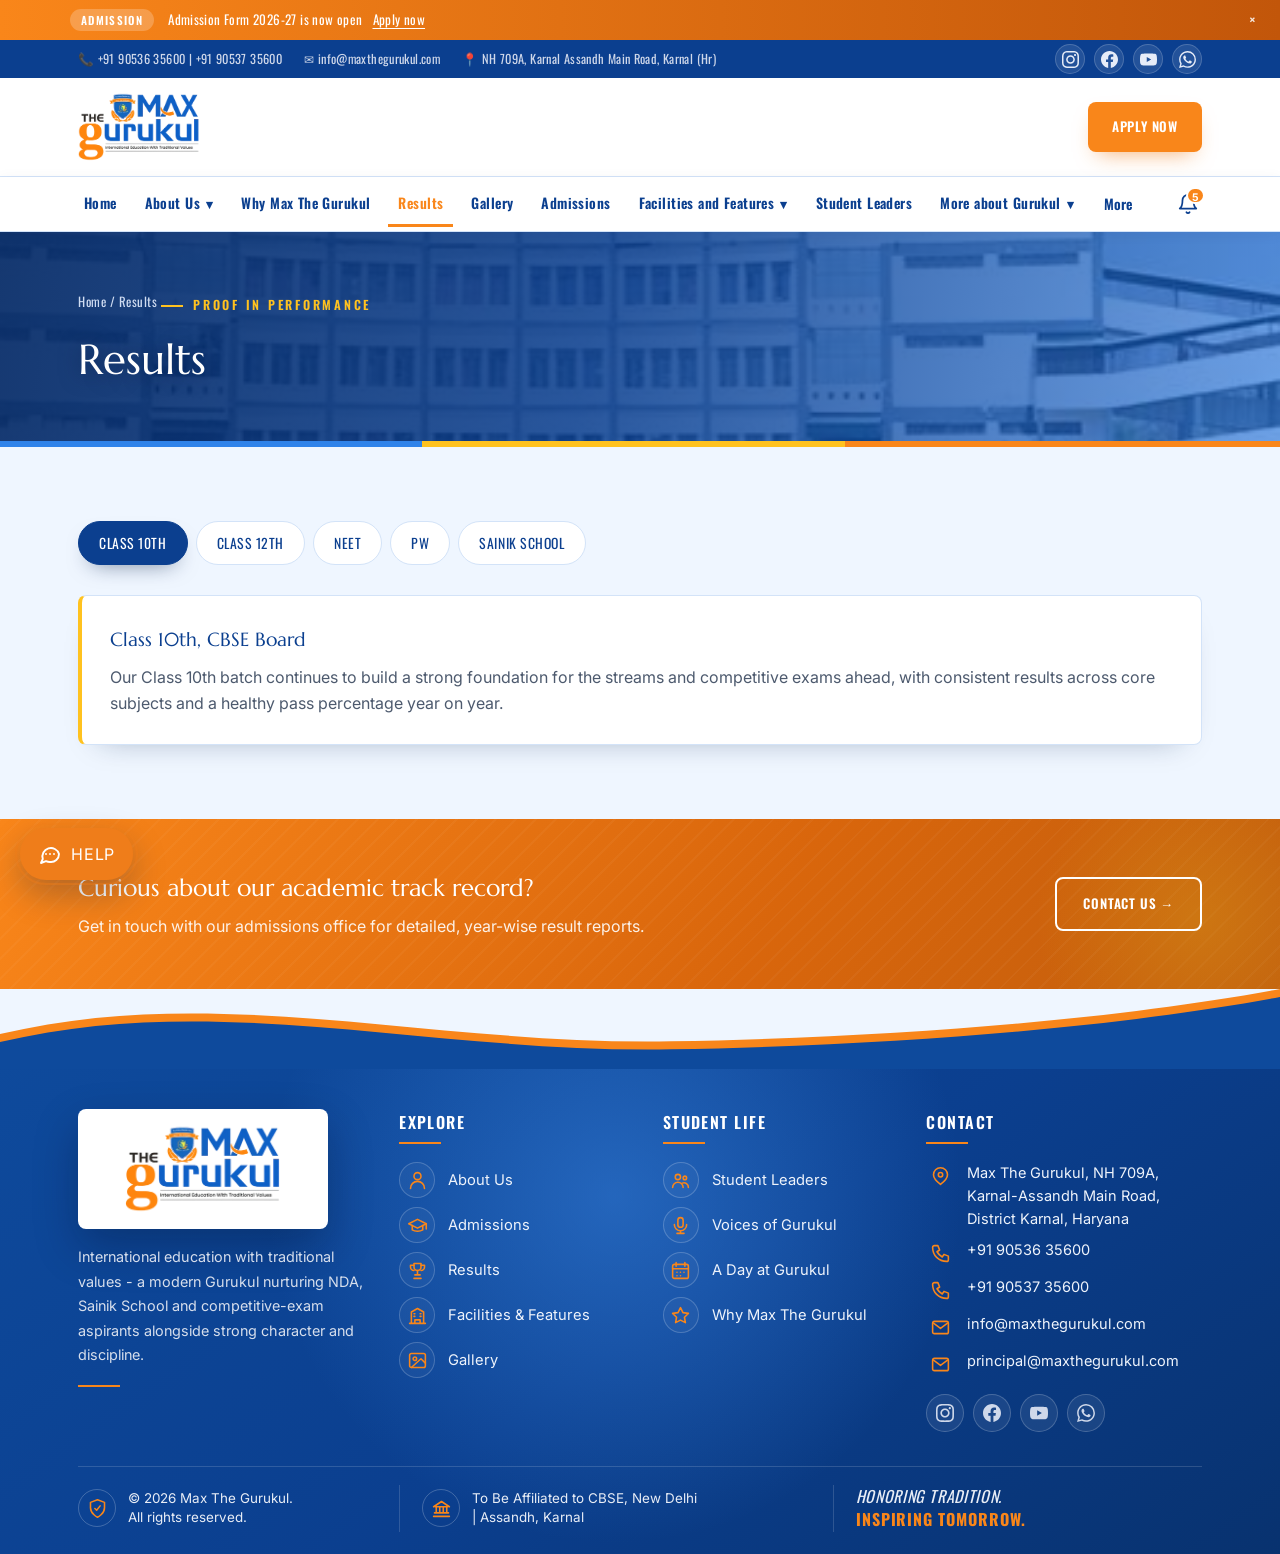
<file: results.html>
<!DOCTYPE html>
<html lang="en">
<head>
<meta charset="UTF-8">
<meta name="viewport" content="width=device-width, initial-scale=1.0">
<title>Results | Max The Gurukul, Karnal</title>
<meta name="description" content="Academic results at Max The Gurukul across Class 10th, 12th, NEET, PW and Sainik School.">
<link rel="icon" type="image/png" href="images/favicon.png">
<link rel="stylesheet" href="css/style.css">
<link rel="stylesheet" href="css/chatbot.css">
</head>
<body>
<a class="skip-link" href="#main-content">Skip to main content</a>

<div class="topbar">
  <div class="wrap">
    <div class="contact-bits">
      <span>📞 <a href="tel:+919053635600">+91 90536 35600</a> | <a href="tel:+919053735600">+91 90537 35600</a></span>
      <span>✉ <a href="mailto:info@maxthegurukul.com">info@maxthegurukul.com</a></span>
      <span>📍 NH 709A, Karnal Assandh Main Road, Karnal (Hr)</span>
    </div>
    <div class="socials">
      <a href="https://www.instagram.com/maxthegurukul" target="_blank" rel="noopener">Instagram</a>
      <a href="https://www.facebook.com/maxthegurukul" target="_blank" rel="noopener">Facebook</a>
      <a href="https://www.youtube.com/@MaxTheGurukul" target="_blank" rel="noopener">YouTube</a>
    </div>
  </div>
</div>

<header class="site-header">
  <div class="nav-row wrap">
    <a href="index.html" class="brand">
      <picture>
        <source type="image/webp" srcset="images/optimized/logo-160.webp 160w, images/optimized/logo-320.webp 320w, images/optimized/logo-480.webp 480w" sizes="122px">
        <img src="images/optimized/logo-160.png" srcset="images/optimized/logo-160.png 160w, images/optimized/logo-320.png 320w, images/optimized/logo-480.png 480w" sizes="122px"
             width="480" height="320" alt="Max The Gurukul logo" decoding="async">
      </picture>
      <span class="brand-text">
        <span>The Future Begins Here</span>
        <span>MAX THE GURUKUL</span>
      </span>
    </a>

    <nav class="primary-nav" aria-label="Primary navigation" id="primary-nav-menu">
      <ul>
        <li><a class="nav-link" href="index.html">Home</a></li>
        <li class="has-dropdown">
          <a class="nav-link" href="about.html">About Us</a>
          <div class="dropdown">
            <a href="about.html#philosophy">Philosophy</a>
            <a href="about.html#mission">Mission</a>
            <a href="about.html#vision">Vision</a>
            <a href="about.html#chairman">Chairman's Message</a>
            <a href="about.html#principal">Principal's Message</a>
            <a href="about.html#mentor">Our Mentor</a>
            <a href="infrastructure.html">Infrastructure</a>
            <a href="mandatory-disclosure.html">Mandatory Disclosure</a>
          </div>
        </li>
        <li><a class="nav-link" href="why-max-gurukul.html">Why Max The Gurukul</a></li>
        <li class="active"><a class="nav-link" href="results.html">Results</a></li>
        <li><a class="nav-link" href="gallery.html">Gallery</a></li>
        <li><a class="nav-link" href="admissions.html">Admissions</a></li>
        <li class="has-dropdown">
            <a class="nav-link" href="facilities.html">Facilities and Features</a>
            <div class="dropdown">
                <a href="facilities.html#ac-campus">Fully AC Campus</a>
                <a href="facilities.html#ac-hostel">Fully AC Hostel</a>
                <a href="facilities.html#ac-mess">Ac Mess</a>
                <a href="facilities.html#laundry">Laundry</a>
                <a href="facilities.html#smart-classes">Smart Classes</a>
                <a href="facilities.html#computer-lab">Computer Lab</a>
                <a href="facilities.html#science-lab">Science Lab</a>
                <a href="facilities.html#library">Library</a>
                <a href="facilities.html#art-room">Art Room</a>
                <a href="facilities.html#food">Delicious Homely Food</a>
                <a href="facilities.html#ncc">Ncc Training For NDA</a>
                <a href="admissions.html#unique-features">Unique Features</a>
                <a href="admissions.html#competitive-exams">Competitive Exam Preps</a>
                <a href="admissions.html#hawan-prathna">Daily Hawan & Sandhya Prathna</a>
                <a href="admissions.html#professional-training">Professional Training for 13 games</a>
                <a href="admissions.html#scholarship">Merit Base Scholarship</a>
                <a href="admissions.html#doubt-classes">Daily Specialised & Doubt classes</a>
                <a href="admissions.html#weekly-assessment">Weekly Assessment</a>
                <a href="admissions.html#gym">In House Gym</a>
                <a href="admissions.html#excursions">Excursions</a>
                <a href="admissions.html#surveillance">24 x 7 surveillance</a>
            </div>
        </li>
        <li><a class="nav-link" href="student-leaders.html">Student Leaders</a></li>
        <li class="has-dropdown">
            <a class="nav-link" href="voices.html">More about Gurukul</a>
            <div class="dropdown">
                <a href="voices.html#student-voices">Student Voices</a>
                <a href="voices.html#parent-voices">Parent Voices</a>
                <a href="day-at-gurukul.html">A day at Gurukul</a>
            </div>
        </li>
        <li><a class="nav-link" href="contact.html">Contact</a></li>
      </ul>
    </nav>

    <div class="header-cta">
      <a href="admissions.html#apply" class="btn btn-primary">Apply Now</a>
      <button class="hamburger" aria-label="Toggle menu" aria-expanded="false"><span></span><span></span><span></span></button>
    </div>
  </div>
</header>

<main id="main-content" role="main">

<section class="page-hero">
  <div class="wrap">
    <span class="breadcrumb"><a href="index.html">Home</a> / Results</span>
    <span class="eyebrow">Proof In Performance</span>
    <h1>Results</h1>
  </div>
</section>

<section>
  <div class="wrap">
    <div class="tabs-nav">
      <button class="active">Class 10th</button>
      <button>Class 12th</button>
      <button>NEET</button>
      <button>PW</button>
      <button>Sainik School</button>
    </div>
    <div class="tab-content">
      <div class="tab-panel active">
        <div class="result-card">
          <h3>Class 10th, CBSE Board</h3>
          <p>Our Class 10th batch continues to build a strong foundation for the streams and competitive exams ahead, with consistent results across core subjects and a healthy pass percentage year on year.</p>
        </div>
      </div>
      <div class="tab-panel">
        <div class="result-card">
          <h3>Class 12th, CBSE Board</h3>
          <p>Our senior secondary students go on to Science, Commerce and Humanities streams, with many progressing directly into NDA, engineering, medical and other competitive-exam pathways.</p>
        </div>
      </div>
      <div class="tab-panel">
        <div class="result-card is-pw">
          <span class="pw-flag">Under the PW programme</span>
          <h3>NEET</h3>
          <p>Our NEET preparation runs under the PW (Physics Wallah) Vidyapeeth programme. Dedicated batches, guided by PW's specialised faculty and study resources, help our medical aspirants build strong fundamentals alongside their regular school curriculum.</p>
          <div class="pw-partner">
            <img src="images/pw-logo.svg" alt="PW — Physics Wallah" class="pw-logo">
            <div class="pw-partner-text">
              <strong>Academic partner</strong>
              <span>NEET &amp; competitive-exam preparation, delivered with PW Vidyapeeth.</span>
            </div>
          </div>
        </div>
      </div>
      <div class="tab-panel">
        <div class="result-card is-pw">
          <span class="pw-flag">Academic partnership</span>
          <h3>PW (Competitive Exam Prep)</h3>
          <p>In partnership with PW (Physics Wallah) Vidyapeeth, our PW-aligned batches support students preparing for NEET, engineering and other national-level entrance examinations — specialised faculty, structured test series and PW's own study material, inside the Gurukul campus.</p>
          <div class="pw-partner">
            <img src="images/pw-logo.svg" alt="PW — Physics Wallah" class="pw-logo">
            <div class="pw-partner-text">
              <strong>Academic partner</strong>
              <span>NEET, JEE and national-level entrance preparation under one roof.</span>
            </div>
          </div>
        </div>
      </div>
      <div class="tab-panel">
        <div class="result-card">
          <h3>Sainik School</h3>
          <p>Our dedicated Sainik School and NDA coaching wing has helped students clear the entrance examination consistently, backed by daily physical training and defence-focused mentorship.</p>
        </div>
      </div>
    </div>
  </div>
</section>

<section class="cta-band">
  <div class="wrap">
    <div>
      <h3>Curious about our academic track record?</h3>
      <p>Get in touch with our admissions office for detailed, year-wise result reports.</p>
    </div>
    <a href="contact.html" class="btn btn-outline">Contact Us →</a>
  </div>
</section>
</main>

<footer class="site-footer">
  <div class="wrap">
    <div class="footer-grid">
      <div>
        <div class="fbrand">
          <picture>
            <source type="image/webp" srcset="images/optimized/logo-240.webp 240w, images/optimized/logo-480.webp 480w" sizes="250px">
            <img src="images/optimized/logo-320.png" srcset="images/optimized/logo-240.png 240w, images/optimized/logo-320.png 320w, images/optimized/logo-480.png 480w" sizes="250px"
                 width="250" height="167" alt="Max The Gurukul logo" decoding="async" loading="lazy">
          </picture>
        </div>
        <p>International education with traditional values — a modern Gurukul nurturing NDA, Sainik School and competitive-exam aspirants alongside strong character and discipline.</p>
      </div>
      <div>
        <h5>Explore</h5>
        <ul>
          <li><a href="about.html">About Us</a></li>
          <li><a href="admissions.html">Admissions</a></li>
          <li><a href="results.html">Results</a></li>
          <li><a href="facilities.html">Facilities and Features</a></li>
        </ul>
      </div>
      <div>
        <h5>Student Life</h5>
        <ul>
          <li><a href="student-life.html#leaders">Student Leaders</a></li>
          <li><a href="student-life.html#voices">Voices of Gurukul</a></li>
          <li><a href="student-life.html#routine">A Day at Gurukul</a></li>
          <li><a href="student-life.html#gallery">Gallery</a></li>
        </ul>
      </div>
      <div>
        <h5>Contact</h5>
        <ul>
          <li>Max The Gurukul, NH 709A,<br>Karnal Assandh Main Road,<br>District Karnal, Haryana</li>
          <li><a href="tel:+919053635600">+91 90536 35600</a></li>
          <li><a href="tel:+919053735600">+91 90537 35600</a></li>
          <li><a href="mailto:info@maxthegurukul.com">info@maxthegurukul.com</a></li>
          <li><a href="mailto:principal@maxthegurukul.com">principal@maxthegurukul.com</a></li>
        </ul>
        <div class="footer-socials">
          <a href="https://www.instagram.com/maxthegurukul" target="_blank" rel="noopener" aria-label="Instagram"><svg viewBox="0 0 24 24"><rect x="3" y="3" width="18" height="18" rx="5"/><circle cx="12" cy="12" r="4"/><circle cx="17.5" cy="6.5" r="1"/></svg></a>
          <a href="https://www.facebook.com/maxthegurukul" target="_blank" rel="noopener" aria-label="Facebook"><svg viewBox="0 0 24 24"><path d="M14 9h3V5h-3a4 4 0 0 0-4 4v2H7v4h3v6h4v-6h3l1-4h-4V9a1 1 0 0 1 1-1Z"/></svg></a>
          <a href="https://www.youtube.com/@MaxTheGurukul" target="_blank" rel="noopener" aria-label="YouTube"><svg viewBox="0 0 24 24"><rect x="2" y="6" width="20" height="12" rx="3"/><path d="M10 9.5 15 12l-5 2.5Z"/></svg></a>
        </div>
      </div>
    </div>
    <div class="footer-bottom">
      <span>© 2026 Max The Gurukul. All rights reserved.</span>
      <span>To Be Affiliated to CBSE, New Delhi | Assandh, Karnal</span>
    </div>
  </div>
</footer>
<script src="js/script.js"></script>
<script src="js/chatbot.js"></script>
<script src="js/notifications.js"></script>
</body>
</html>
</file>
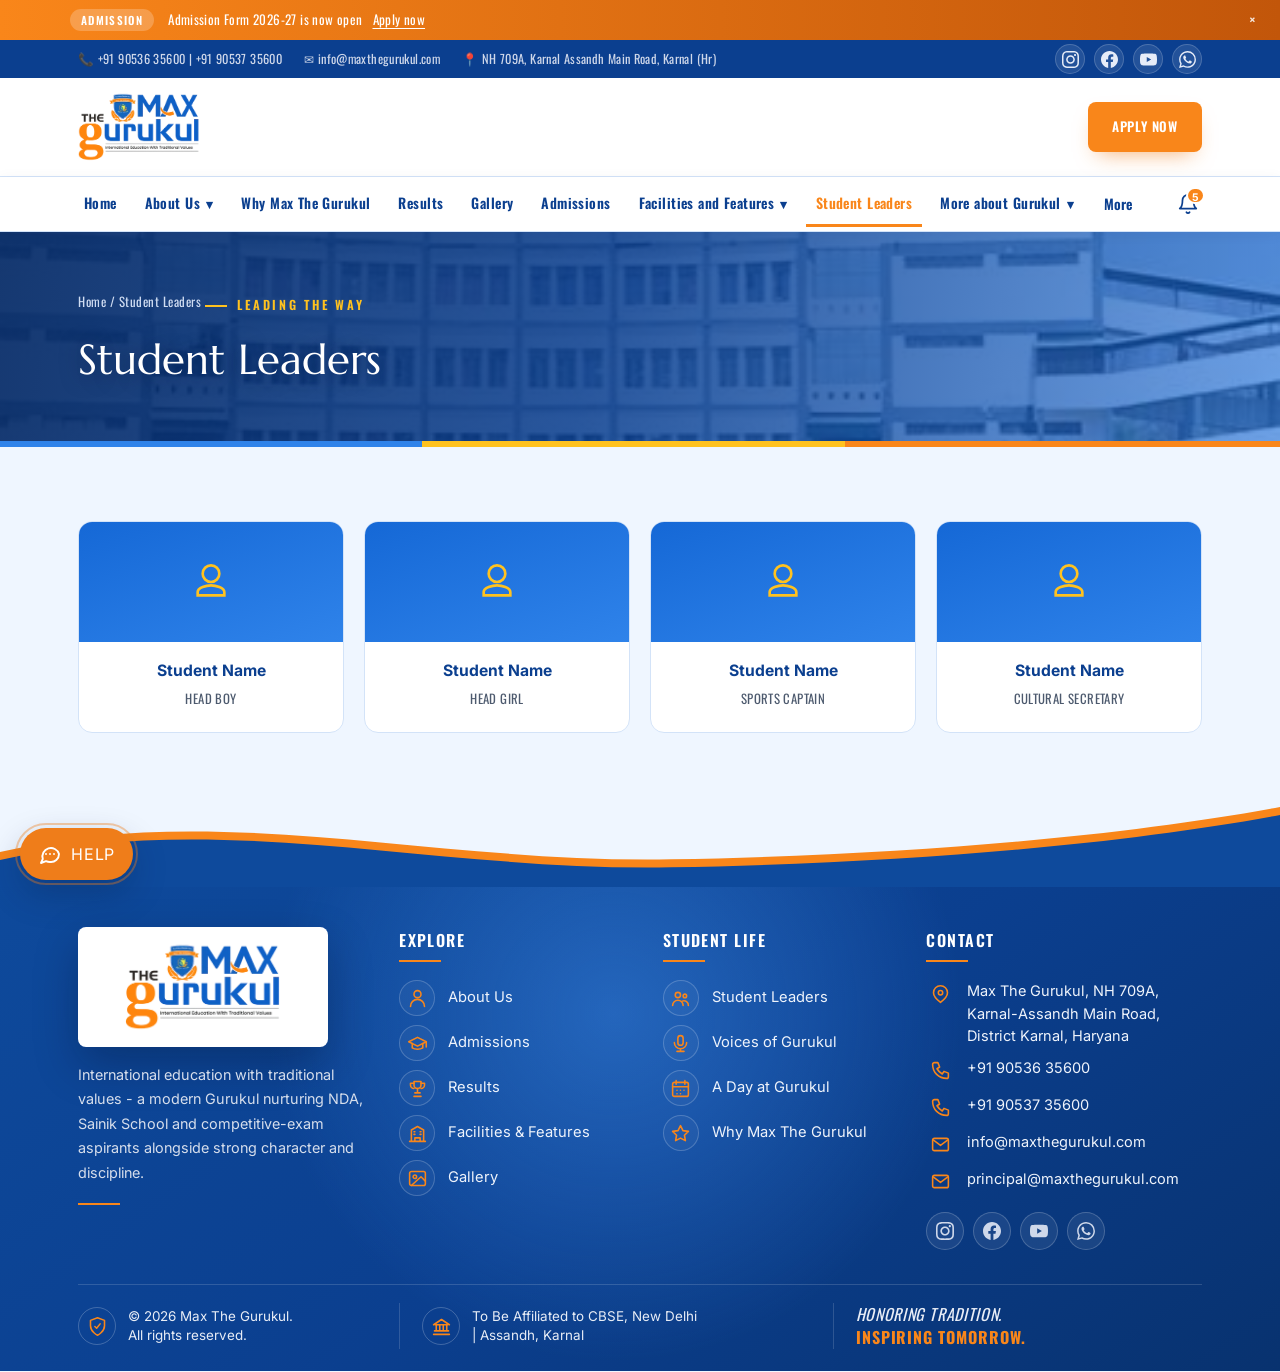
<file: student-leaders.html>
<!DOCTYPE html>
<html lang="en">
<head>
<meta charset="UTF-8">
<meta name="viewport" content="width=device-width, initial-scale=1.0">
<title>Student Leaders | Max The Gurukul, Karnal</title>
<meta name="description" content="The student leaders of Max The Gurukul.">
<link rel="icon" type="image/png" href="images/favicon.png">
<link rel="stylesheet" href="css/style.css">
<link rel="stylesheet" href="css/chatbot.css">
</head>
<body>
<a class="skip-link" href="#main-content">Skip to main content</a>

<div class="topbar">
  <div class="wrap">
    <div class="contact-bits">
      <span>📞 <a href="tel:+919053635600">+91 90536 35600</a> | <a href="tel:+919053735600">+91 90537 35600</a></span>
      <span>✉ <a href="mailto:info@maxthegurukul.com">info@maxthegurukul.com</a></span>
      <span>📍 NH 709A, Karnal Assandh Main Road, Karnal (Hr)</span>
    </div>
    <div class="socials">
      <a href="https://www.instagram.com/maxthegurukul" target="_blank" rel="noopener">Instagram</a>
      <a href="https://www.facebook.com/maxthegurukul" target="_blank" rel="noopener">Facebook</a>
      <a href="https://www.youtube.com/@MaxTheGurukul" target="_blank" rel="noopener">YouTube</a>
    </div>
  </div>
</div>

<header class="site-header">
  <div class="nav-row wrap">
    <a href="index.html" class="brand">
      <picture>
        <source type="image/webp" srcset="images/optimized/logo-160.webp 160w, images/optimized/logo-320.webp 320w, images/optimized/logo-480.webp 480w" sizes="122px">
        <img src="images/optimized/logo-160.png" srcset="images/optimized/logo-160.png 160w, images/optimized/logo-320.png 320w, images/optimized/logo-480.png 480w" sizes="122px"
             width="480" height="320" alt="Max The Gurukul logo" decoding="async">
      </picture>
      <span class="brand-text">
        <span>The Future Begins Here</span>
        <span>MAX THE GURUKUL</span>
      </span>
    </a>

    <nav class="primary-nav" aria-label="Primary navigation" id="primary-nav-menu">
      <ul>
        <li><a class="nav-link" href="index.html">Home</a></li>
        <li class="has-dropdown">
          <a class="nav-link" href="about.html">About Us</a>
          <div class="dropdown">
            <a href="about.html#philosophy">Philosophy</a>
            <a href="about.html#mission">Mission</a>
            <a href="about.html#vision">Vision</a>
            <a href="about.html#chairman">Chairman's Message</a>
            <a href="about.html#principal">Principal's Message</a>
            <a href="about.html#mentor">Our Mentor</a>
            <a href="infrastructure.html">Infrastructure</a>
            <a href="mandatory-disclosure.html">Mandatory Disclosure</a>
          </div>
        </li>
        <li><a class="nav-link" href="why-max-gurukul.html">Why Max The Gurukul</a></li>
        <li><a class="nav-link" href="results.html">Results</a></li>
        <li><a class="nav-link" href="gallery.html">Gallery</a></li>
        <li><a class="nav-link" href="admissions.html">Admissions</a></li>
        <li class="has-dropdown">
            <a class="nav-link" href="facilities.html">Facilities and Features</a>
            <div class="dropdown">
                <a href="facilities.html#ac-campus">Fully AC Campus</a>
                <a href="facilities.html#ac-hostel">Fully AC Hostel</a>
                <a href="facilities.html#ac-mess">Ac Mess</a>
                <a href="facilities.html#laundry">Laundry</a>
                <a href="facilities.html#smart-classes">Smart Classes</a>
                <a href="facilities.html#computer-lab">Computer Lab</a>
                <a href="facilities.html#science-lab">Science Lab</a>
                <a href="facilities.html#library">Library</a>
                <a href="facilities.html#art-room">Art Room</a>
                <a href="facilities.html#food">Delicious Homely Food</a>
                <a href="facilities.html#ncc">Ncc Training For NDA</a>
                <a href="admissions.html#unique-features">Unique Features</a>
                <a href="admissions.html#competitive-exams">Competitive Exam Preps</a>
                <a href="admissions.html#hawan-prathna">Daily Hawan & Sandhya Prathna</a>
                <a href="admissions.html#professional-training">Professional Training for 13 games</a>
                <a href="admissions.html#scholarship">Merit Base Scholarship</a>
                <a href="admissions.html#doubt-classes">Daily Specialised & Doubt classes</a>
                <a href="admissions.html#weekly-assessment">Weekly Assessment</a>
                <a href="admissions.html#gym">In House Gym</a>
                <a href="admissions.html#excursions">Excursions</a>
                <a href="admissions.html#surveillance">24 x 7 surveillance</a>
            </div>
        </li>
        <li class="active"><a class="nav-link" href="student-leaders.html">Student Leaders</a></li>
        <li class="has-dropdown">
            <a class="nav-link" href="voices.html">More about Gurukul</a>
            <div class="dropdown">
                <a href="voices.html#student-voices">Student Voices</a>
                <a href="voices.html#parent-voices">Parent Voices</a>
                <a href="day-at-gurukul.html">A day at Gurukul</a>
            </div>
        </li>
        <li><a class="nav-link" href="contact.html">Contact</a></li>
      </ul>
    </nav>

    <div class="header-cta">
      <a href="admissions.html#apply" class="btn btn-primary">Apply Now</a>
      <button class="hamburger" aria-label="Toggle menu" aria-expanded="false"><span></span><span></span><span></span></button>
    </div>
  </div>
</header>

<main id="main-content" role="main">

<section class="page-hero">
  <div class="wrap">
    <span class="breadcrumb"><a href="index.html">Home</a> / Student Leaders</span>
    <span class="eyebrow">Leading The Way</span>
    <h1>Student Leaders</h1>
  </div>
</section>

<section>
  <div class="wrap">
      <div id="leaders" class="about-section">
        <div class="leader-grid">
            <div class="leader-card"><div class="avatar"><svg viewBox="0 0 24 24"><path d="M12 12a5 5 0 1 0 0-10 5 5 0 0 0 0 10ZM12 14c-2.67 0-8 1.34-8 4v2h16v-2c0-2.66-5.33-4-8-4Z"/></svg></div><h4>Student Name</h4><span>Head Boy</span></div>
            <div class="leader-card"><div class="avatar"><svg viewBox="0 0 24 24"><path d="M12 12a5 5 0 1 0 0-10 5 5 0 0 0 0 10ZM12 14c-2.67 0-8 1.34-8 4v2h16v-2c0-2.66-5.33-4-8-4Z"/></svg></div><h4>Student Name</h4><span>Head Girl</span></div>
            <div class="leader-card"><div class="avatar"><svg viewBox="0 0 24 24"><path d="M12 12a5 5 0 1 0 0-10 5 5 0 0 0 0 10ZM12 14c-2.67 0-8 1.34-8 4v2h16v-2c0-2.66-5.33-4-8-4Z"/></svg></div><h4>Student Name</h4><span>Sports Captain</span></div>
            <div class="leader-card"><div class="avatar"><svg viewBox="0 0 24 24"><path d="M12 12a5 5 0 1 0 0-10 5 5 0 0 0 0 10ZM12 14c-2.67 0-8 1.34-8 4v2h16v-2c0-2.66-5.33-4-8-4Z"/></svg></div><h4>Student Name</h4><span>Cultural Secretary</span></div>
        </div>
      </div>
  </div>
</section>
</main>

<footer class="site-footer">
  <div class="wrap">
    <div class="footer-grid">
      <div>
        <div class="fbrand">
          <picture>
            <source type="image/webp" srcset="images/optimized/logo-240.webp 240w, images/optimized/logo-480.webp 480w" sizes="250px">
            <img src="images/optimized/logo-320.png" srcset="images/optimized/logo-240.png 240w, images/optimized/logo-320.png 320w, images/optimized/logo-480.png 480w" sizes="250px"
                 width="250" height="167" alt="Max The Gurukul logo" decoding="async" loading="lazy">
          </picture>
        </div>
        <p>International education with traditional values — a modern Gurukul nurturing NDA, Sainik School and competitive-exam aspirants alongside strong character and discipline.</p>
      </div>
      <div>
        <h5>Explore</h5>
        <ul>
          <li><a href="about.html">About Us</a></li>
          <li><a href="admissions.html">Admissions</a></li>
          <li><a href="results.html">Results</a></li>
          <li><a href="facilities.html">Facilities and Features</a></li>
        </ul>
      </div>
      <div>
        <h5>Student Life</h5>
        <ul>
          <li><a href="student-life.html#leaders">Student Leaders</a></li>
          <li><a href="student-life.html#voices">Voices of Gurukul</a></li>
          <li><a href="student-life.html#routine">A Day at Gurukul</a></li>
          <li><a href="student-life.html#gallery">Gallery</a></li>
        </ul>
      </div>
      <div>
        <h5>Contact</h5>
        <ul>
          <li>Max The Gurukul, NH 709A,<br>Karnal Assandh Main Road,<br>District Karnal, Haryana</li>
          <li><a href="tel:+919053635600">+91 90536 35600</a></li>
          <li><a href="tel:+919053735600">+91 90537 35600</a></li>
          <li><a href="mailto:info@maxthegurukul.com">info@maxthegurukul.com</a></li>
          <li><a href="mailto:principal@maxthegurukul.com">principal@maxthegurukul.com</a></li>
        </ul>
        <div class="footer-socials">
          <a href="https://www.instagram.com/maxthegurukul" target="_blank" rel="noopener" aria-label="Instagram"><svg viewBox="0 0 24 24"><rect x="3" y="3" width="18" height="18" rx="5"/><circle cx="12" cy="12" r="4"/><circle cx="17.5" cy="6.5" r="1"/></svg></a>
          <a href="https://www.facebook.com/maxthegurukul" target="_blank" rel="noopener" aria-label="Facebook"><svg viewBox="0 0 24 24"><path d="M14 9h3V5h-3a4 4 0 0 0-4 4v2H7v4h3v6h4v-6h3l1-4h-4V9a1 1 0 0 1 1-1Z"/></svg></a>
          <a href="https://www.youtube.com/@MaxTheGurukul" target="_blank" rel="noopener" aria-label="YouTube"><svg viewBox="0 0 24 24"><rect x="2" y="6" width="20" height="12" rx="3"/><path d="M10 9.5 15 12l-5 2.5Z"/></svg></a>
        </div>
      </div>
    </div>
    <div class="footer-bottom">
      <span>© 2026 Max The Gurukul. All rights reserved.</span>
      <span>To Be Affiliated to CBSE, New Delhi | Assandh, Karnal</span>
    </div>
  </div>
</footer>
<script src="js/script.js"></script>
<script src="js/chatbot.js"></script>
<script src="js/notifications.js"></script>
</body>
</html>
</file>
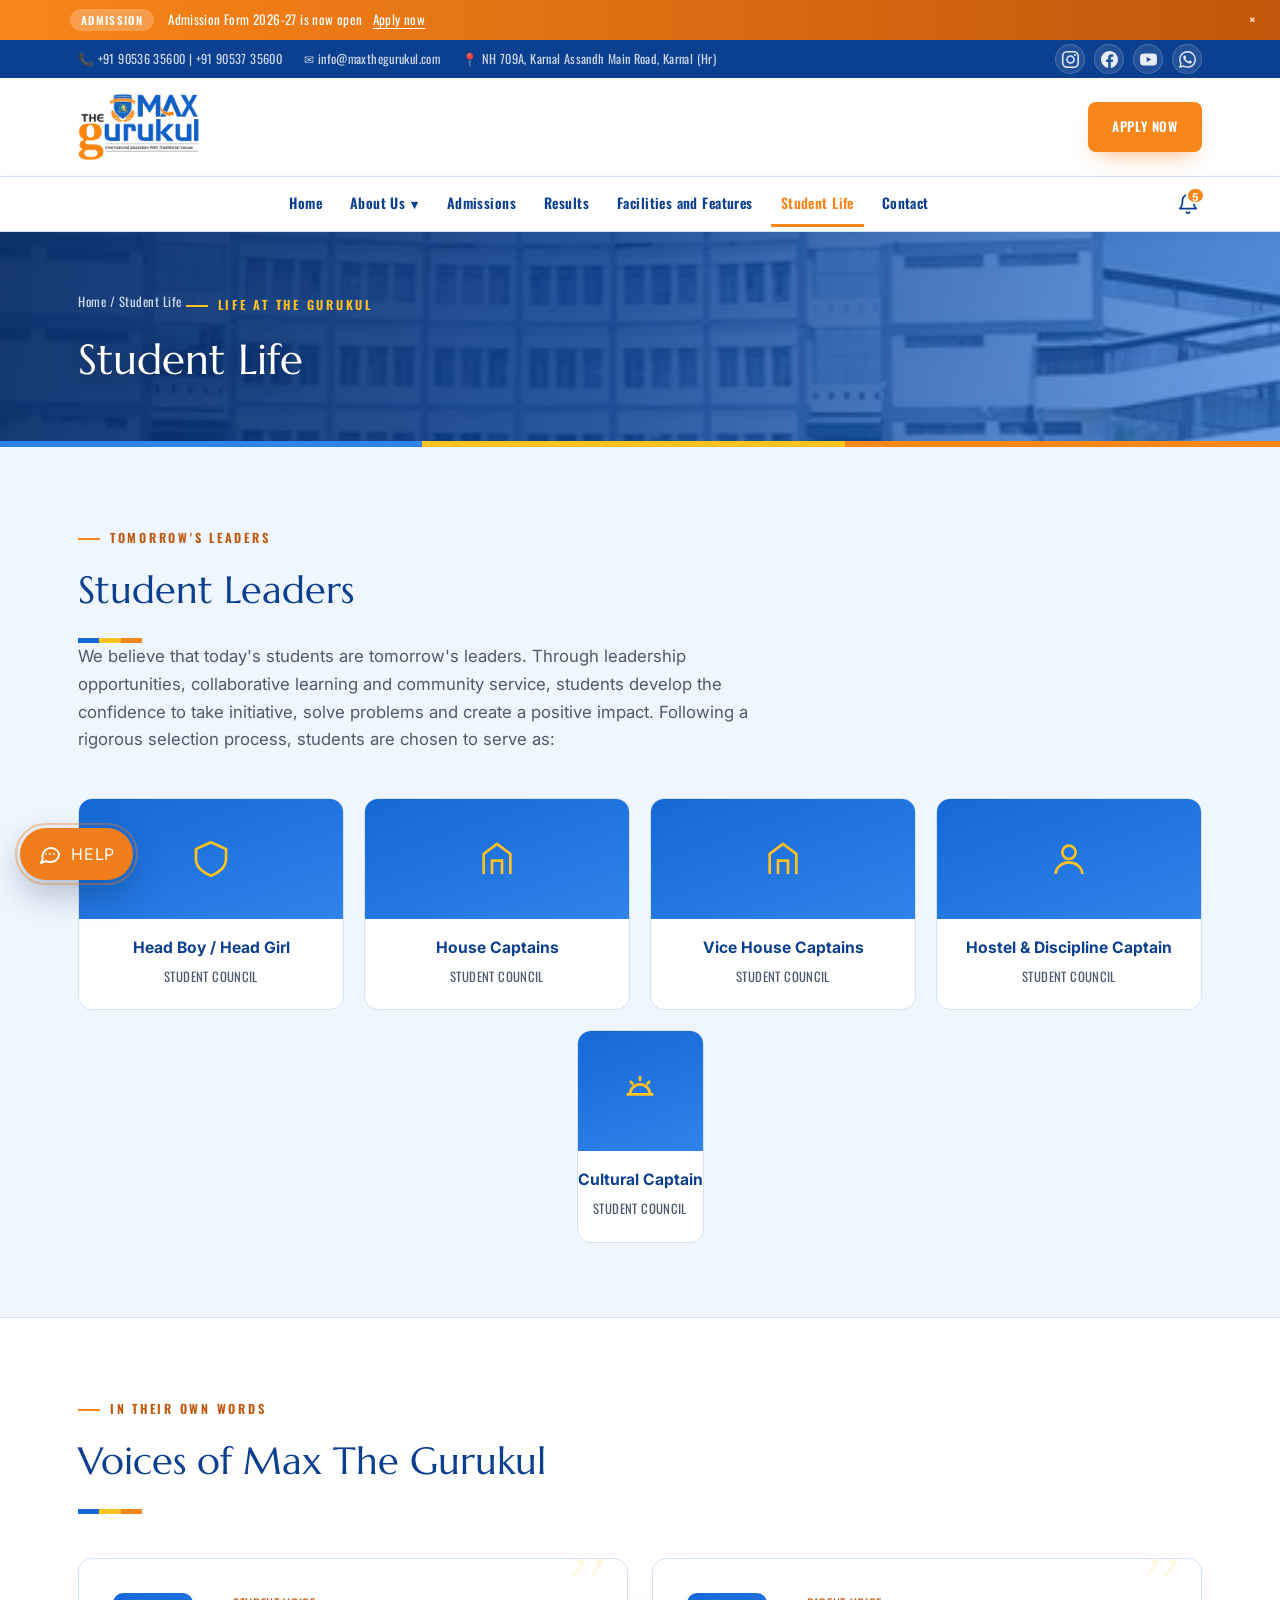
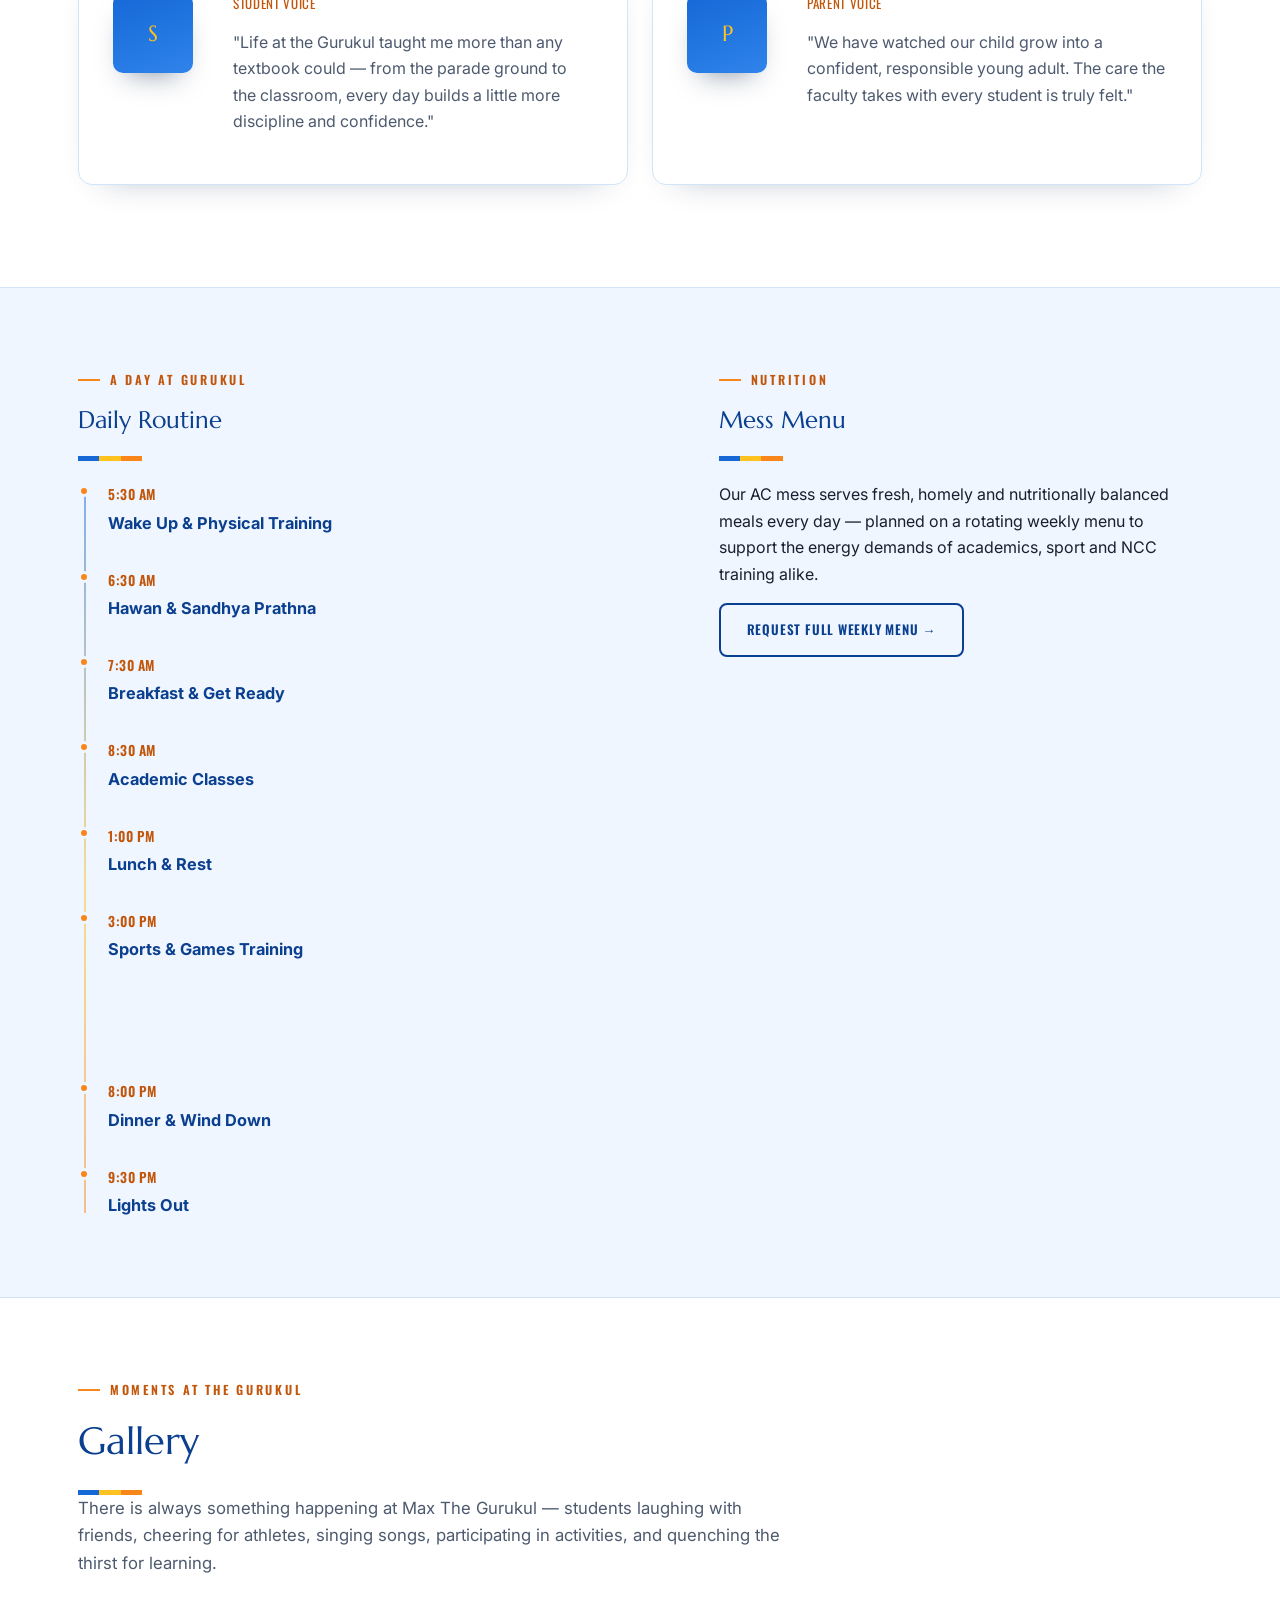
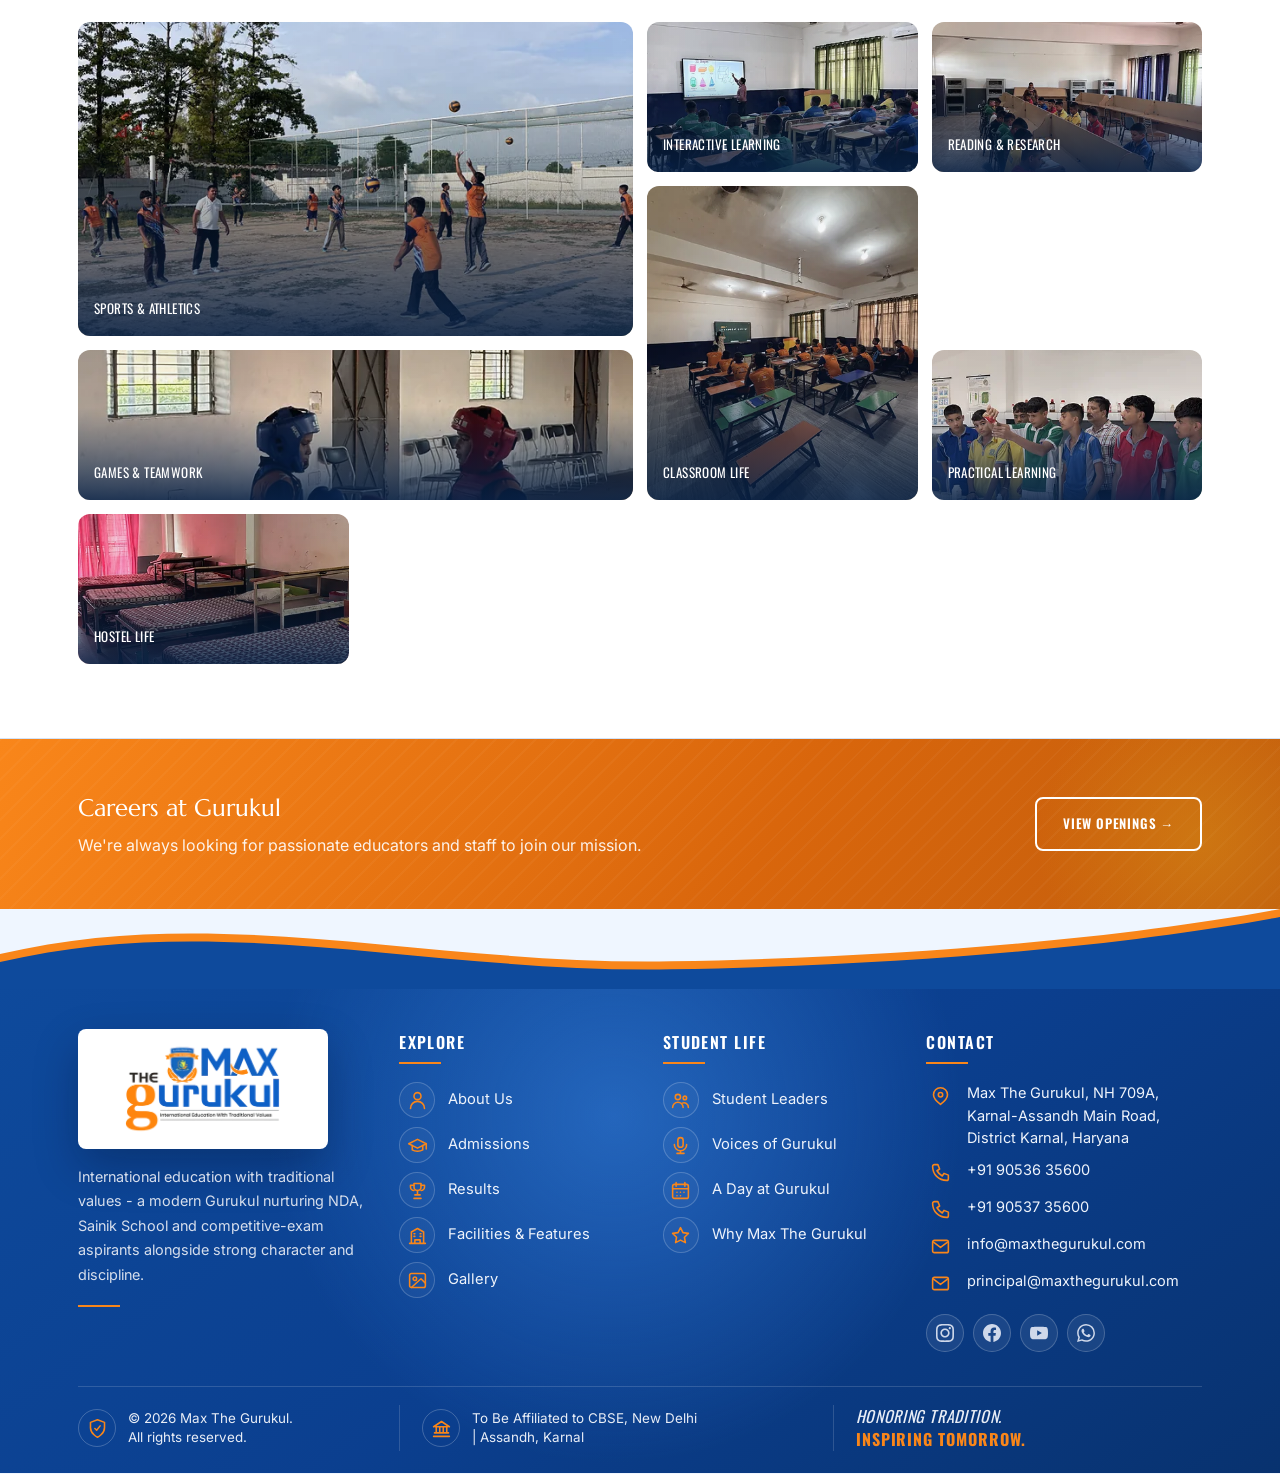
<file: student-life.html>
<!DOCTYPE html>
<html lang="en">
<head>
<meta charset="UTF-8">
<meta name="viewport" content="width=device-width, initial-scale=1.0">
<title>Student Life | Max The Gurukul, Karnal</title>
<meta name="description" content="Student leaders, voices of Gurukul, daily routine, mess menu and gallery at Max The Gurukul.">
<link rel="icon" type="image/png" href="images/favicon.png">
<link rel="stylesheet" href="css/style.css">
<link rel="stylesheet" href="css/chatbot.css">
</head>
<body>
<a class="skip-link" href="#main-content">Skip to main content</a>

<div class="topbar">
  <div class="wrap">
    <div class="contact-bits">
      <span>📞 <a href="tel:+919053635600">+91 90536 35600</a> | <a href="tel:+919053735600">+91 90537 35600</a></span>
      <span>✉ <a href="mailto:info@maxthegurukul.com">info@maxthegurukul.com</a></span>
      <span>📍 NH 709A, Karnal Assandh Main Road, Karnal (Hr)</span>
    </div>
    <div class="socials">
      <a href="https://www.instagram.com/maxthegurukul" target="_blank" rel="noopener">Instagram</a>
      <a href="https://www.facebook.com/maxthegurukul" target="_blank" rel="noopener">Facebook</a>
      <a href="https://www.youtube.com/@MaxTheGurukul" target="_blank" rel="noopener">YouTube</a>
    </div>
  </div>
</div>

<header class="site-header">
  <div class="nav-row wrap">
    <a href="index.html" class="brand">
      <picture>
        <source type="image/webp" srcset="images/optimized/logo-160.webp 160w, images/optimized/logo-320.webp 320w, images/optimized/logo-480.webp 480w" sizes="122px">
        <img src="images/optimized/logo-160.png" srcset="images/optimized/logo-160.png 160w, images/optimized/logo-320.png 320w, images/optimized/logo-480.png 480w" sizes="122px"
             width="480" height="320" alt="Max The Gurukul logo" decoding="async">
      </picture>
      <span class="brand-text">
        <span>The Future Begins Here</span>
        <span>MAX THE GURUKUL</span>
      </span>
    </a>

    <nav class="primary-nav" aria-label="Primary navigation" id="primary-nav-menu">
      <ul>
        <li class=""><a class="nav-link" href="index.html">Home</a></li>
        <li class="has-dropdown ">
          <a class="nav-link" href="about.html">About Us</a>
          <div class="dropdown">
            <a href="about.html#philosophy">Philosophy</a>
            <a href="about.html#mission">Mission</a>
            <a href="about.html#vision">Vision</a>
            <a href="about.html#chairman">Chairman's Message</a>
            <a href="about.html#principal">Principal's Message</a>
            <a href="about.html#mentor">Our Mentor</a>
            <a href="about.html#infrastructure">Infrastructure</a>
            <a href="about.html#disclosure">Mandatory Disclosure</a>
          </div>
        </li>
        <li class=""><a class="nav-link" href="admissions.html">Admissions</a></li>
        <li class=""><a class="nav-link" href="results.html">Results</a></li>
        <li class=""><a class="nav-link" href="facilities.html">Facilities and Features</a></li>
        <li class="active"><a class="nav-link" href="student-life.html">Student Life</a></li>
        <li class=""><a class="nav-link" href="contact.html">Contact</a></li>
      </ul>
    </nav>

    <div class="header-cta">
      <a href="admissions.html#apply" class="btn btn-primary">Apply Now</a>
      <button class="hamburger" aria-label="Toggle menu" aria-expanded="false"><span></span><span></span><span></span></button>
    </div>
  </div>
</header>

<main id="main-content" role="main">

<section class="page-hero">
  <div class="wrap">
    <span class="breadcrumb"><a href="index.html">Home</a> / Student Life</span>
    <span class="eyebrow">Life At The Gurukul</span>
    <h1>Student Life</h1>
  </div>
</section>

<section id="leaders">
  <div class="wrap">
    <div class="section-head">
      <span class="eyebrow">Tomorrow's Leaders</span>
      <h2>Student Leaders</h2>
      <div class="stripe"><span class="b1"></span><span class="b2"></span><span class="b3"></span></div>
      <p>We believe that today's students are tomorrow's leaders. Through leadership opportunities, collaborative learning and community service, students develop the confidence to take initiative, solve problems and create a positive impact. Following a rigorous selection process, students are chosen to serve as:</p>
    </div>
    <div class="leader-grid">
      <div class="leader-card"><div class="avatar"><svg viewBox="0 0 24 24"><path d="M12 2 3 6v6c0 5 4 8 9 10 5-2 9-5 9-10V6l-9-4Z"/></svg></div><h4>Head Boy / Head Girl</h4><span>Student Council</span></div>
      <div class="leader-card"><div class="avatar"><svg viewBox="0 0 24 24"><path d="M4 21V9l8-6 8 6v12M9 21V13h6v8"/></svg></div><h4>House Captains</h4><span>Student Council</span></div>
      <div class="leader-card"><div class="avatar"><svg viewBox="0 0 24 24"><path d="M4 21V9l8-6 8 6v12M9 21V13h6v8"/></svg></div><h4>Vice House Captains</h4><span>Student Council</span></div>
      <div class="leader-card"><div class="avatar"><svg viewBox="0 0 24 24"><circle cx="12" cy="8" r="4"/><path d="M4 21c0-4 4-7 8-7s8 3 8 7"/></svg></div><h4>Hostel & Discipline Captain</h4><span>Student Council</span></div>
      <div class="leader-card" style="grid-column:1 / -1; max-width:260px; margin:0 auto;"><div class="avatar"><svg viewBox="0 0 24 24"><path d="M12 3v3M6 6l2 2M18 6l-2 2M4 14h16M6 14a6 6 0 0 1 12 0"/></svg></div><h4>Cultural Captain</h4><span>Student Council</span></div>
    </div>
  </div>
</section>

<section id="voices" class="section-alt">
  <div class="wrap">
    <div class="section-head">
      <span class="eyebrow">In Their Own Words</span>
      <h2>Voices of Max The Gurukul</h2>
      <div class="stripe"><span class="b1"></span><span class="b2"></span><span class="b3"></span></div>
    </div>
    <div class="split-2" style="display:grid;grid-template-columns:1fr 1fr;gap:24px;">
      <div class="message-block" style="grid-template-columns:80px 1fr;">
        <div class="portrait" style="aspect-ratio:1;font-size:1.4rem;">S</div>
        <div><span class="role">Student Voice</span><p>"Life at the Gurukul taught me more than any textbook could — from the parade ground to the classroom, every day builds a little more discipline and confidence."</p></div>
      </div>
      <div class="message-block" style="grid-template-columns:80px 1fr;">
        <div class="portrait" style="aspect-ratio:1;font-size:1.4rem;">P</div>
        <div><span class="role">Parent Voice</span><p>"We have watched our child grow into a confident, responsible young adult. The care the faculty takes with every student is truly felt."</p></div>
      </div>
    </div>
  </div>
</section>

<section id="routine">
  <div class="wrap split-2" style="display:grid;grid-template-columns:1.1fr .9fr;gap:50px;">
    <div>
      <span class="eyebrow">A Day At Gurukul</span>
      <h2 style="margin:10px 0 16px;">Daily Routine</h2>
      <div class="stripe" style="margin-bottom:20px;"><span class="b1"></span><span class="b2"></span><span class="b3"></span></div>
      <div class="timeline">
        <div class="timeline-item"><span class="time">5:30 AM</span><h4>Wake Up & Physical Training</h4></div>
        <div class="timeline-item"><span class="time">6:30 AM</span><h4>Hawan & Sandhya Prathna</h4></div>
        <div class="timeline-item"><span class="time">7:30 AM</span><h4>Breakfast & Get Ready</h4></div>
        <div class="timeline-item"><span class="time">8:30 AM</span><h4>Academic Classes</h4></div>
        <div class="timeline-item"><span class="time">1:00 PM</span><h4>Lunch & Rest</h4></div>
        <div class="timeline-item"><span class="time">3:00 PM</span><h4>Sports & Games Training</h4></div>
        <div class="timeline-item"><span class="time">5:30 PM</span><h4>Doubt Classes & Self-Study</h4></div>
        <div class="timeline-item"><span class="time">8:00 PM</span><h4>Dinner & Wind Down</h4></div>
        <div class="timeline-item"><span class="time">9:30 PM</span><h4>Lights Out</h4></div>
      </div>
    </div>
    <div>
      <span class="eyebrow">Nutrition</span>
      <h2 style="margin:10px 0 16px;">Mess Menu</h2>
      <div class="stripe" style="margin-bottom:20px;"><span class="b1"></span><span class="b2"></span><span class="b3"></span></div>
      <p>Our AC mess serves fresh, homely and nutritionally balanced meals every day — planned on a rotating weekly menu to support the energy demands of academics, sport and NCC training alike.</p>
      <a href="contact.html" class="btn btn-outline" style="color:var(--navy-deep);">Request Full Weekly Menu →</a>
    </div>
  </div>
</section>

<section id="gallery" class="section-alt">
  <div class="wrap">
    <div class="section-head">
      <span class="eyebrow">Moments At The Gurukul</span>
      <h2>Gallery</h2>
      <div class="stripe"><span class="b1"></span><span class="b2"></span><span class="b3"></span></div>
      <p>There is always something happening at Max The Gurukul — students laughing with friends, cheering for athletes, singing songs, participating in activities, and quenching the thirst for learning.</p>
    </div>
    <div class="gallery-grid">
      <!-- Real photographs rather than CSS backgrounds. A background-image cannot
           carry srcset or loading="lazy", so the previous version of this mosaic
           was seven unavoidable multi-megabyte downloads - and its
           url('../site/images/...') paths only resolved because the folder above
           this one happens to be named `site`; from public_html/ they 404.
           Served from images/optimized/; see tools/README.md. -->
      <div class="gallery-tile has-photo wide tall" style="--pos:center 45%">
        <picture>
          <source type="image/webp" srcset="images/optimized/volleyball-match-400.webp 400w, images/optimized/volleyball-match-640.webp 640w, images/optimized/volleyball-match-900.webp 900w, images/optimized/volleyball-match-1280.webp 1280w" sizes="(max-width:980px) calc(100vw - 56px), (max-width:1180px) calc((100vw - 70px) / 2), 555px">
          <img src="images/optimized/volleyball-match-640.jpg" srcset="images/optimized/volleyball-match-400.jpg 400w, images/optimized/volleyball-match-640.jpg 640w, images/optimized/volleyball-match-900.jpg 900w, images/optimized/volleyball-match-1280.jpg 1280w"
               sizes="(max-width:980px) calc(100vw - 56px), (max-width:1180px) calc((100vw - 70px) / 2), 555px"
               width="1280" height="1707" alt="A volleyball rally with the ball in the air and players on both sides of the net" loading="lazy" decoding="async">
        </picture>
        <span>Sports &amp; Athletics</span>
      </div>
      <div class="gallery-tile has-photo" style="--pos:center 45%">
        <picture>
          <source type="image/webp" srcset="images/optimized/smart-classroom-lesson-400.webp 400w, images/optimized/smart-classroom-lesson-640.webp 640w, images/optimized/smart-classroom-lesson-900.webp 900w, images/optimized/smart-classroom-lesson-1280.webp 1280w" sizes="(max-width:480px) calc(100vw - 56px), (max-width:980px) calc((100vw - 70px) / 2), (max-width:1180px) calc((100vw - 98px) / 4), 270px">
          <img src="images/optimized/smart-classroom-lesson-640.jpg" srcset="images/optimized/smart-classroom-lesson-400.jpg 400w, images/optimized/smart-classroom-lesson-640.jpg 640w, images/optimized/smart-classroom-lesson-900.jpg 900w, images/optimized/smart-classroom-lesson-1280.jpg 1280w"
               sizes="(max-width:480px) calc(100vw - 56px), (max-width:980px) calc((100vw - 70px) / 2), (max-width:1180px) calc((100vw - 98px) / 4), 270px"
               width="1280" height="1707" alt="Students at their desks facing an interactive smart board" loading="lazy" decoding="async">
        </picture>
        <span>Interactive Learning</span>
      </div>
      <div class="gallery-tile has-photo">
        <picture>
          <source type="image/webp" srcset="images/optimized/library-study-carrels-400.webp 400w, images/optimized/library-study-carrels-640.webp 640w, images/optimized/library-study-carrels-900.webp 900w, images/optimized/library-study-carrels-1280.webp 1280w" sizes="(max-width:480px) calc(100vw - 56px), (max-width:980px) calc((100vw - 70px) / 2), (max-width:1180px) calc((100vw - 98px) / 4), 270px">
          <img src="images/optimized/library-study-carrels-640.jpg" srcset="images/optimized/library-study-carrels-400.jpg 400w, images/optimized/library-study-carrels-640.jpg 640w, images/optimized/library-study-carrels-900.jpg 900w, images/optimized/library-study-carrels-1280.jpg 1280w"
               sizes="(max-width:480px) calc(100vw - 56px), (max-width:980px) calc((100vw - 70px) / 2), (max-width:1180px) calc((100vw - 98px) / 4), 270px"
               width="1280" height="1707" alt="Students reading at individual wooden study carrels" loading="lazy" decoding="async">
        </picture>
        <span>Reading &amp; Research</span>
      </div>
      <div class="gallery-tile has-photo tall">
        <picture>
          <source type="image/webp" srcset="images/optimized/classroom-full-session-400.webp 400w, images/optimized/classroom-full-session-640.webp 640w, images/optimized/classroom-full-session-900.webp 900w, images/optimized/classroom-full-session-1280.webp 1280w" sizes="(max-width:480px) calc(100vw - 56px), (max-width:980px) calc((100vw - 70px) / 2), (max-width:1180px) calc((100vw - 98px) / 4), 270px">
          <img src="images/optimized/classroom-full-session-640.jpg" srcset="images/optimized/classroom-full-session-400.jpg 400w, images/optimized/classroom-full-session-640.jpg 640w, images/optimized/classroom-full-session-900.jpg 900w, images/optimized/classroom-full-session-1280.jpg 1280w"
               sizes="(max-width:480px) calc(100vw - 56px), (max-width:980px) calc((100vw - 70px) / 2), (max-width:1180px) calc((100vw - 98px) / 4), 270px"
               width="1280" height="1707" alt="A wide view down a full classroom during a lesson" loading="lazy" decoding="async">
        </picture>
        <span>Classroom Life</span>
      </div>
      <div class="gallery-tile has-photo wide" style="--pos:center 45%">
        <picture>
          <source type="image/webp" srcset="images/optimized/martial-arts-training-400.webp 400w, images/optimized/martial-arts-training-640.webp 640w, images/optimized/martial-arts-training-900.webp 900w, images/optimized/martial-arts-training-1280.webp 1280w" sizes="(max-width:980px) calc(100vw - 56px), (max-width:1180px) calc((100vw - 70px) / 2), 555px">
          <img src="images/optimized/martial-arts-training-640.jpg" srcset="images/optimized/martial-arts-training-400.jpg 400w, images/optimized/martial-arts-training-640.jpg 640w, images/optimized/martial-arts-training-900.jpg 900w, images/optimized/martial-arts-training-1280.jpg 1280w"
               sizes="(max-width:980px) calc(100vw - 56px), (max-width:1180px) calc((100vw - 70px) / 2), 555px"
               width="1280" height="2276" alt="Two students sparring in protective gear on the mats in the indoor hall" loading="lazy" decoding="async">
        </picture>
        <span>Games &amp; Teamwork</span>
      </div>
      <div class="gallery-tile has-photo">
        <picture>
          <source type="image/webp" srcset="images/optimized/science-lab-experiment-400.webp 400w, images/optimized/science-lab-experiment-640.webp 640w, images/optimized/science-lab-experiment-900.webp 900w, images/optimized/science-lab-experiment-1280.webp 1280w, images/optimized/science-lab-experiment-1800.webp 1800w" sizes="(max-width:480px) calc(100vw - 56px), (max-width:980px) calc((100vw - 70px) / 2), (max-width:1180px) calc((100vw - 98px) / 4), 270px">
          <img src="images/optimized/science-lab-experiment-640.jpg" srcset="images/optimized/science-lab-experiment-400.jpg 400w, images/optimized/science-lab-experiment-640.jpg 640w, images/optimized/science-lab-experiment-900.jpg 900w, images/optimized/science-lab-experiment-1280.jpg 1280w, images/optimized/science-lab-experiment-1800.jpg 1800w"
               sizes="(max-width:480px) calc(100vw - 56px), (max-width:980px) calc((100vw - 70px) / 2), (max-width:1180px) calc((100vw - 98px) / 4), 270px"
               width="1800" height="1350" alt="Students gathered around a teacher demonstrating an experiment with test tubes" loading="lazy" decoding="async">
        </picture>
        <span>Practical Learning</span>
      </div>
      <div class="gallery-tile has-photo">
        <picture>
          <source type="image/webp" srcset="images/optimized/hostel-wing-400.webp 400w, images/optimized/hostel-wing-640.webp 640w, images/optimized/hostel-wing-900.webp 900w, images/optimized/hostel-wing-1280.webp 1280w" sizes="(max-width:480px) calc(100vw - 56px), (max-width:980px) calc((100vw - 70px) / 2), (max-width:1180px) calc((100vw - 98px) / 4), 270px">
          <img src="images/optimized/hostel-wing-640.jpg" srcset="images/optimized/hostel-wing-400.jpg 400w, images/optimized/hostel-wing-640.jpg 640w, images/optimized/hostel-wing-900.jpg 900w, images/optimized/hostel-wing-1280.jpg 1280w"
               sizes="(max-width:480px) calc(100vw - 56px), (max-width:980px) calc((100vw - 70px) / 2), (max-width:1180px) calc((100vw - 98px) / 4), 270px"
               width="1280" height="1707" alt="Bunk beds and wardrobes along the hostel wing" loading="lazy" decoding="async">
        </picture>
        <span>Hostel Life</span>
      </div>
    </div>
  </div>
</section>

<section class="cta-band">
  <div class="wrap">
    <div><h3>Careers at Gurukul</h3><p>We're always looking for passionate educators and staff to join our mission.</p></div>
    <a href="contact.html" class="btn btn-outline">View Openings →</a>
  </div>
</section>
</main>

<footer class="site-footer">
  <div class="wrap">
    <div class="footer-grid">
      <div>
        <div class="fbrand">
          <picture>
            <source type="image/webp" srcset="images/optimized/logo-240.webp 240w, images/optimized/logo-480.webp 480w" sizes="250px">
            <img src="images/optimized/logo-320.png" srcset="images/optimized/logo-240.png 240w, images/optimized/logo-320.png 320w, images/optimized/logo-480.png 480w" sizes="250px"
                 width="250" height="167" alt="Max The Gurukul logo" decoding="async" loading="lazy">
          </picture>
        </div>
        <p>International education with traditional values — a modern Gurukul nurturing NDA, Sainik School and competitive-exam aspirants alongside strong character and discipline.</p>
      </div>
      <div>
        <h5>Explore</h5>
        <ul>
          <li><a href="about.html">About Us</a></li>
          <li><a href="admissions.html">Admissions</a></li>
          <li><a href="results.html">Results</a></li>
          <li><a href="facilities.html">Facilities and Features</a></li>
        </ul>
      </div>
      <div>
        <h5>Student Life</h5>
        <ul>
          <li><a href="student-life.html#leaders">Student Leaders</a></li>
          <li><a href="student-life.html#voices">Voices of Gurukul</a></li>
          <li><a href="student-life.html#routine">A Day at Gurukul</a></li>
          <li><a href="student-life.html#gallery">Gallery</a></li>
        </ul>
      </div>
      <div>
        <h5>Contact</h5>
        <ul>
          <li>Max The Gurukul, NH 709A,<br>Karnal Assandh Main Road,<br>District Karnal, Haryana</li>
          <li><a href="tel:+919053635600">+91 90536 35600</a></li>
          <li><a href="tel:+919053735600">+91 90537 35600</a></li>
          <li><a href="mailto:info@maxthegurukul.com">info@maxthegurukul.com</a></li>
          <li><a href="mailto:principal@maxthegurukul.com">principal@maxthegurukul.com</a></li>
        </ul>
        <div class="footer-socials">
          <a href="https://www.instagram.com/maxthegurukul" target="_blank" rel="noopener" aria-label="Instagram"><svg viewBox="0 0 24 24"><rect x="3" y="3" width="18" height="18" rx="5"/><circle cx="12" cy="12" r="4"/><circle cx="17.5" cy="6.5" r="1"/></svg></a>
          <a href="https://www.facebook.com/maxthegurukul" target="_blank" rel="noopener" aria-label="Facebook"><svg viewBox="0 0 24 24"><path d="M14 9h3V5h-3a4 4 0 0 0-4 4v2H7v4h3v6h4v-6h3l1-4h-4V9a1 1 0 0 1 1-1Z"/></svg></a>
          <a href="https://www.youtube.com/@MaxTheGurukul" target="_blank" rel="noopener" aria-label="YouTube"><svg viewBox="0 0 24 24"><rect x="2" y="6" width="20" height="12" rx="3"/><path d="M10 9.5 15 12l-5 2.5Z"/></svg></a>
        </div>
      </div>
    </div>
    <div class="footer-bottom">
      <span>© 2026 Max The Gurukul. All rights reserved.</span>
      <span>To Be Affiliated to CBSE, New Delhi | Assandh, Karnal</span>
    </div>
  </div>
</footer>
<script src="js/script.js"></script>
<script src="js/chatbot.js"></script>
<script src="js/notifications.js"></script>
</body>
</html>
</file>
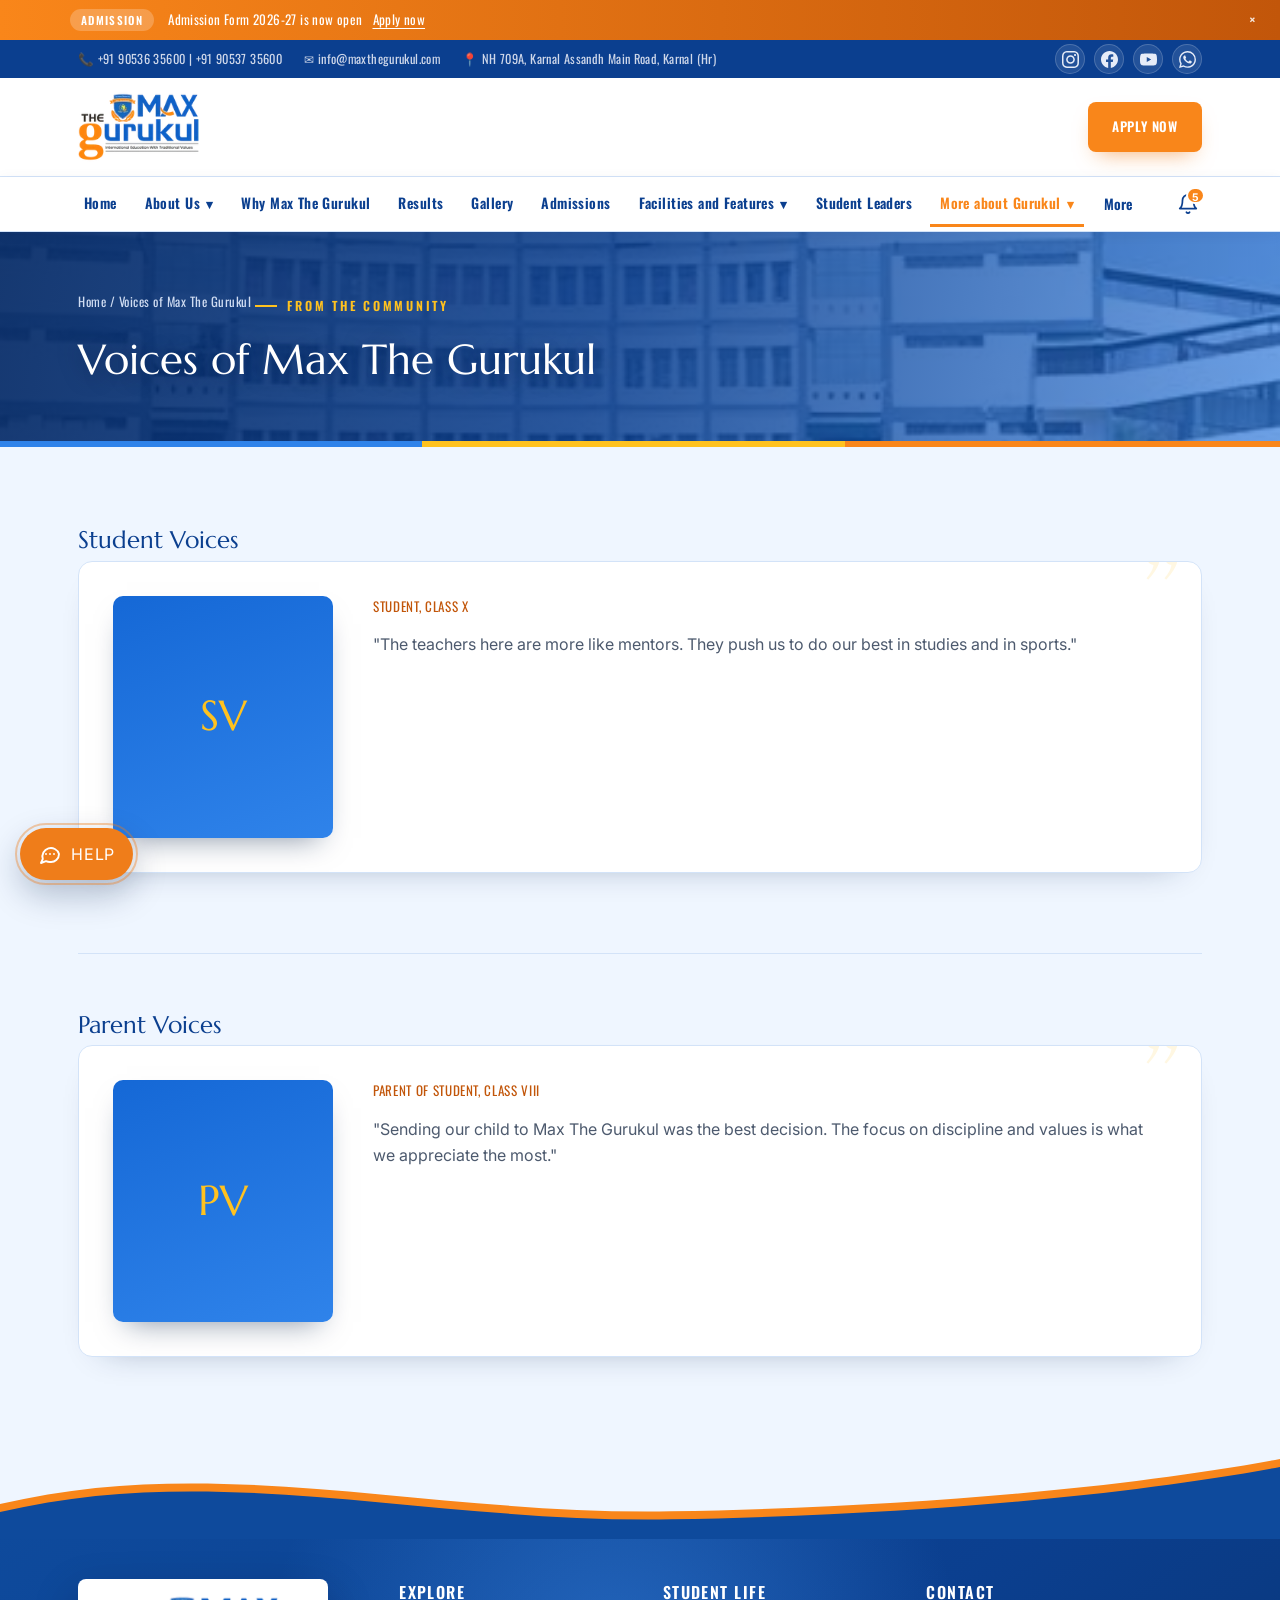
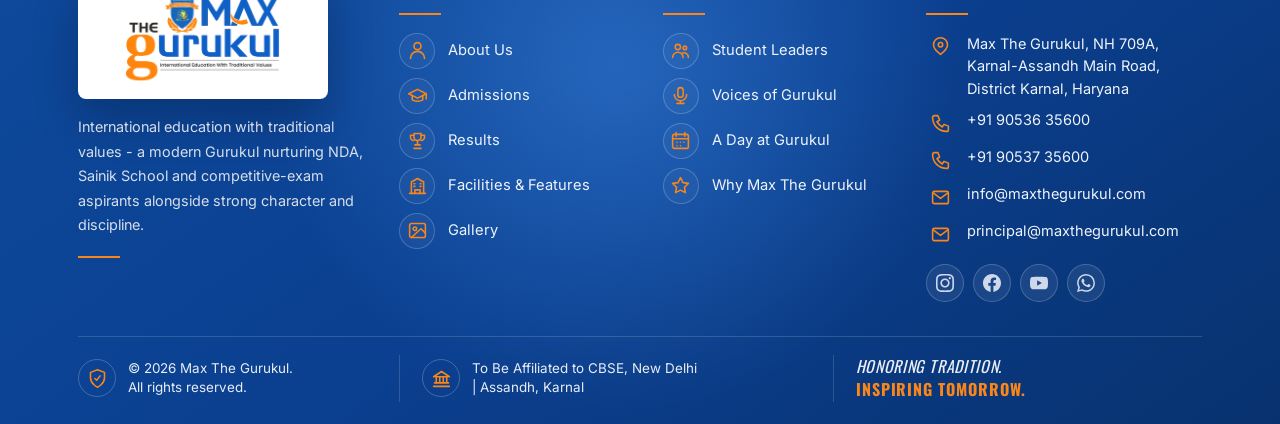
<file: voices.html>
<!DOCTYPE html>
<html lang="en">
<head>
<meta charset="UTF-8">
<meta name="viewport" content="width=device-width, initial-scale=1.0">
<title>Voices of Max The Gurukul | Max The Gurukul, Karnal</title>
<meta name="description" content="Testimonials from students and parents of Max The Gurukul.">
<link rel="icon" type="image/png" href="images/favicon.png">
<link rel="stylesheet" href="css/style.css">
<link rel="stylesheet" href="css/chatbot.css">
</head>
<body>
<a class="skip-link" href="#main-content">Skip to main content</a>

<div class="topbar">
  <div class="wrap">
    <div class="contact-bits">
      <span>📞 <a href="tel:+919053635600">+91 90536 35600</a> | <a href="tel:+919053735600">+91 90537 35600</a></span>
      <span>✉ <a href="mailto:info@maxthegurukul.com">info@maxthegurukul.com</a></span>
      <span>📍 NH 709A, Karnal Assandh Main Road, Karnal (Hr)</span>
    </div>
    <div class="socials">
      <a href="https://www.instagram.com/maxthegurukul" target="_blank" rel="noopener">Instagram</a>
      <a href="https://www.facebook.com/maxthegurukul" target="_blank" rel="noopener">Facebook</a>
      <a href="https://www.youtube.com/@MaxTheGurukul" target="_blank" rel="noopener">YouTube</a>
    </div>
  </div>
</div>

<header class="site-header">
  <div class="nav-row wrap">
    <a href="index.html" class="brand">
      <picture>
        <source type="image/webp" srcset="images/optimized/logo-160.webp 160w, images/optimized/logo-320.webp 320w, images/optimized/logo-480.webp 480w" sizes="122px">
        <img src="images/optimized/logo-160.png" srcset="images/optimized/logo-160.png 160w, images/optimized/logo-320.png 320w, images/optimized/logo-480.png 480w" sizes="122px"
             width="480" height="320" alt="Max The Gurukul logo" decoding="async">
      </picture>
      <span class="brand-text">
        <span>The Future Begins Here</span>
        <span>MAX THE GURUKUL</span>
      </span>
    </a>

    <nav class="primary-nav" aria-label="Primary navigation" id="primary-nav-menu">
      <ul>
        <li><a class="nav-link" href="index.html">Home</a></li>
        <li class="has-dropdown">
          <a class="nav-link" href="about.html">About Us</a>
          <div class="dropdown">
            <a href="about.html#philosophy">Philosophy</a>
            <a href="about.html#mission">Mission</a>
            <a href="about.html#vision">Vision</a>
            <a href="about.html#chairman">Chairman's Message</a>
            <a href="about.html#principal">Principal's Message</a>
            <a href="about.html#mentor">Our Mentor</a>
            <a href="infrastructure.html">Infrastructure</a>
            <a href="mandatory-disclosure.html">Mandatory Disclosure</a>
          </div>
        </li>
        <li><a class="nav-link" href="why-max-gurukul.html">Why Max The Gurukul</a></li>
        <li><a class="nav-link" href="results.html">Results</a></li>
        <li><a class="nav-link" href="gallery.html">Gallery</a></li>
        <li><a class="nav-link" href="admissions.html">Admissions</a></li>
        <li class="has-dropdown">
            <a class="nav-link" href="facilities.html">Facilities and Features</a>
            <div class="dropdown">
                <a href="facilities.html#ac-campus">Fully AC Campus</a>
                <a href="facilities.html#ac-hostel">Fully AC Hostel</a>
                <a href="facilities.html#ac-mess">Ac Mess</a>
                <a href="facilities.html#laundry">Laundry</a>
                <a href="facilities.html#smart-classes">Smart Classes</a>
                <a href="facilities.html#computer-lab">Computer Lab</a>
                <a href="facilities.html#science-lab">Science Lab</a>
                <a href="facilities.html#library">Library</a>
                <a href="facilities.html#art-room">Art Room</a>
                <a href="facilities.html#food">Delicious Homely Food</a>
                <a href="facilities.html#ncc">Ncc Training For NDA</a>
                <a href="admissions.html#unique-features">Unique Features</a>
                <a href="admissions.html#competitive-exams">Competitive Exam Preps</a>
                <a href="admissions.html#hawan-prathna">Daily Hawan & Sandhya Prathna</a>
                <a href="admissions.html#professional-training">Professional Training for 13 games</a>
                <a href="admissions.html#scholarship">Merit Base Scholarship</a>
                <a href="admissions.html#doubt-classes">Daily Specialised & Doubt classes</a>
                <a href="admissions.html#weekly-assessment">Weekly Assessment</a>
                <a href="admissions.html#gym">In House Gym</a>
                <a href="admissions.html#excursions">Excursions</a>
                <a href="admissions.html#surveillance">24 x 7 surveillance</a>
            </div>
        </li>
        <li><a class="nav-link" href="student-leaders.html">Student Leaders</a></li>
        <li class="has-dropdown active">
            <a class="nav-link" href="voices.html">More about Gurukul</a>
            <div class="dropdown">
                <a href="voices.html#student-voices">Student Voices</a>
                <a href="voices.html#parent-voices">Parent Voices</a>
                <a href="day-at-gurukul.html">A day at Gurukul</a>
            </div>
        </li>
        <li><a class="nav-link" href="contact.html">Contact</a></li>
      </ul>
    </nav>

    <div class="header-cta">
      <a href="admissions.html#apply" class="btn btn-primary">Apply Now</a>
      <button class="hamburger" aria-label="Toggle menu" aria-expanded="false"><span></span><span></span><span></span></button>
    </div>
  </div>
</header>

<main id="main-content" role="main">

<section class="page-hero">
  <div class="wrap">
    <span class="breadcrumb"><a href="index.html">Home</a> / Voices of Max The Gurukul</span>
    <span class="eyebrow">From The Community</span>
    <h1>Voices of Max The Gurukul</h1>
  </div>
</section>

<section>
  <div class="wrap">
      <div id="student-voices" class="about-section">
        <h2>Student Voices</h2>
        <div class="message-block">
            <div class="portrait">SV</div>
            <div>
                <span class="role">Student, Class X</span>
                <p>"The teachers here are more like mentors. They push us to do our best in studies and in sports."</p>
            </div>
        </div>
      </div>
      <div id="parent-voices" class="about-section">
        <h2>Parent Voices</h2>
        <div class="message-block">
            <div class="portrait">PV</div>
            <div>
                <span class="role">Parent of Student, Class VIII</span>
                <p>"Sending our child to Max The Gurukul was the best decision. The focus on discipline and values is what we appreciate the most."</p>
            </div>
        </div>
      </div>
  </div>
</section>
</main>

<footer class="site-footer">
  <div class="wrap">
    <div class="footer-grid">
      <div>
        <div class="fbrand">
          <picture>
            <source type="image/webp" srcset="images/optimized/logo-240.webp 240w, images/optimized/logo-480.webp 480w" sizes="250px">
            <img src="images/optimized/logo-320.png" srcset="images/optimized/logo-240.png 240w, images/optimized/logo-320.png 320w, images/optimized/logo-480.png 480w" sizes="250px"
                 width="250" height="167" alt="Max The Gurukul logo" decoding="async" loading="lazy">
          </picture>
        </div>
        <p>International education with traditional values — a modern Gurukul nurturing NDA, Sainik School and competitive-exam aspirants alongside strong character and discipline.</p>
      </div>
      <div>
        <h5>Explore</h5>
        <ul>
          <li><a href="about.html">About Us</a></li>
          <li><a href="admissions.html">Admissions</a></li>
          <li><a href="results.html">Results</a></li>
          <li><a href="facilities.html">Facilities and Features</a></li>
        </ul>
      </div>
      <div>
        <h5>Student Life</h5>
        <ul>
          <li><a href="student-life.html#leaders">Student Leaders</a></li>
          <li><a href="student-life.html#voices">Voices of Gurukul</a></li>
          <li><a href="student-life.html#routine">A Day at Gurukul</a></li>
          <li><a href="student-life.html#gallery">Gallery</a></li>
        </ul>
      </div>
      <div>
        <h5>Contact</h5>
        <ul>
          <li>Max The Gurukul, NH 709A,<br>Karnal Assandh Main Road,<br>District Karnal, Haryana</li>
          <li><a href="tel:+919053635600">+91 90536 35600</a></li>
          <li><a href="tel:+919053735600">+91 90537 35600</a></li>
          <li><a href="mailto:info@maxthegurukul.com">info@maxthegurukul.com</a></li>
          <li><a href="mailto:principal@maxthegurukul.com">principal@maxthegurukul.com</a></li>
        </ul>
        <div class="footer-socials">
          <a href="https://www.instagram.com/maxthegurukul" target="_blank" rel="noopener" aria-label="Instagram"><svg viewBox="0 0 24 24"><rect x="3" y="3" width="18" height="18" rx="5"/><circle cx="12" cy="12" r="4"/><circle cx="17.5" cy="6.5" r="1"/></svg></a>
          <a href="https://www.facebook.com/maxthegurukul" target="_blank" rel="noopener" aria-label="Facebook"><svg viewBox="0 0 24 24"><path d="M14 9h3V5h-3a4 4 0 0 0-4 4v2H7v4h3v6h4v-6h3l1-4h-4V9a1 1 0 0 1 1-1Z"/></svg></a>
          <a href="https://www.youtube.com/@MaxTheGurukul" target="_blank" rel="noopener" aria-label="YouTube"><svg viewBox="0 0 24 24"><rect x="2" y="6" width="20" height="12" rx="3"/><path d="M10 9.5 15 12l-5 2.5Z"/></svg></a>
        </div>
      </div>
    </div>
    <div class="footer-bottom">
      <span>© 2026 Max The Gurukul. All rights reserved.</span>
      <span>To Be Affiliated to CBSE, New Delhi | Assandh, Karnal</span>
    </div>
  </div>
</footer>
<script src="js/script.js"></script>
<script src="js/chatbot.js"></script>
<script src="js/notifications.js"></script>
</body>
</html>
</file>
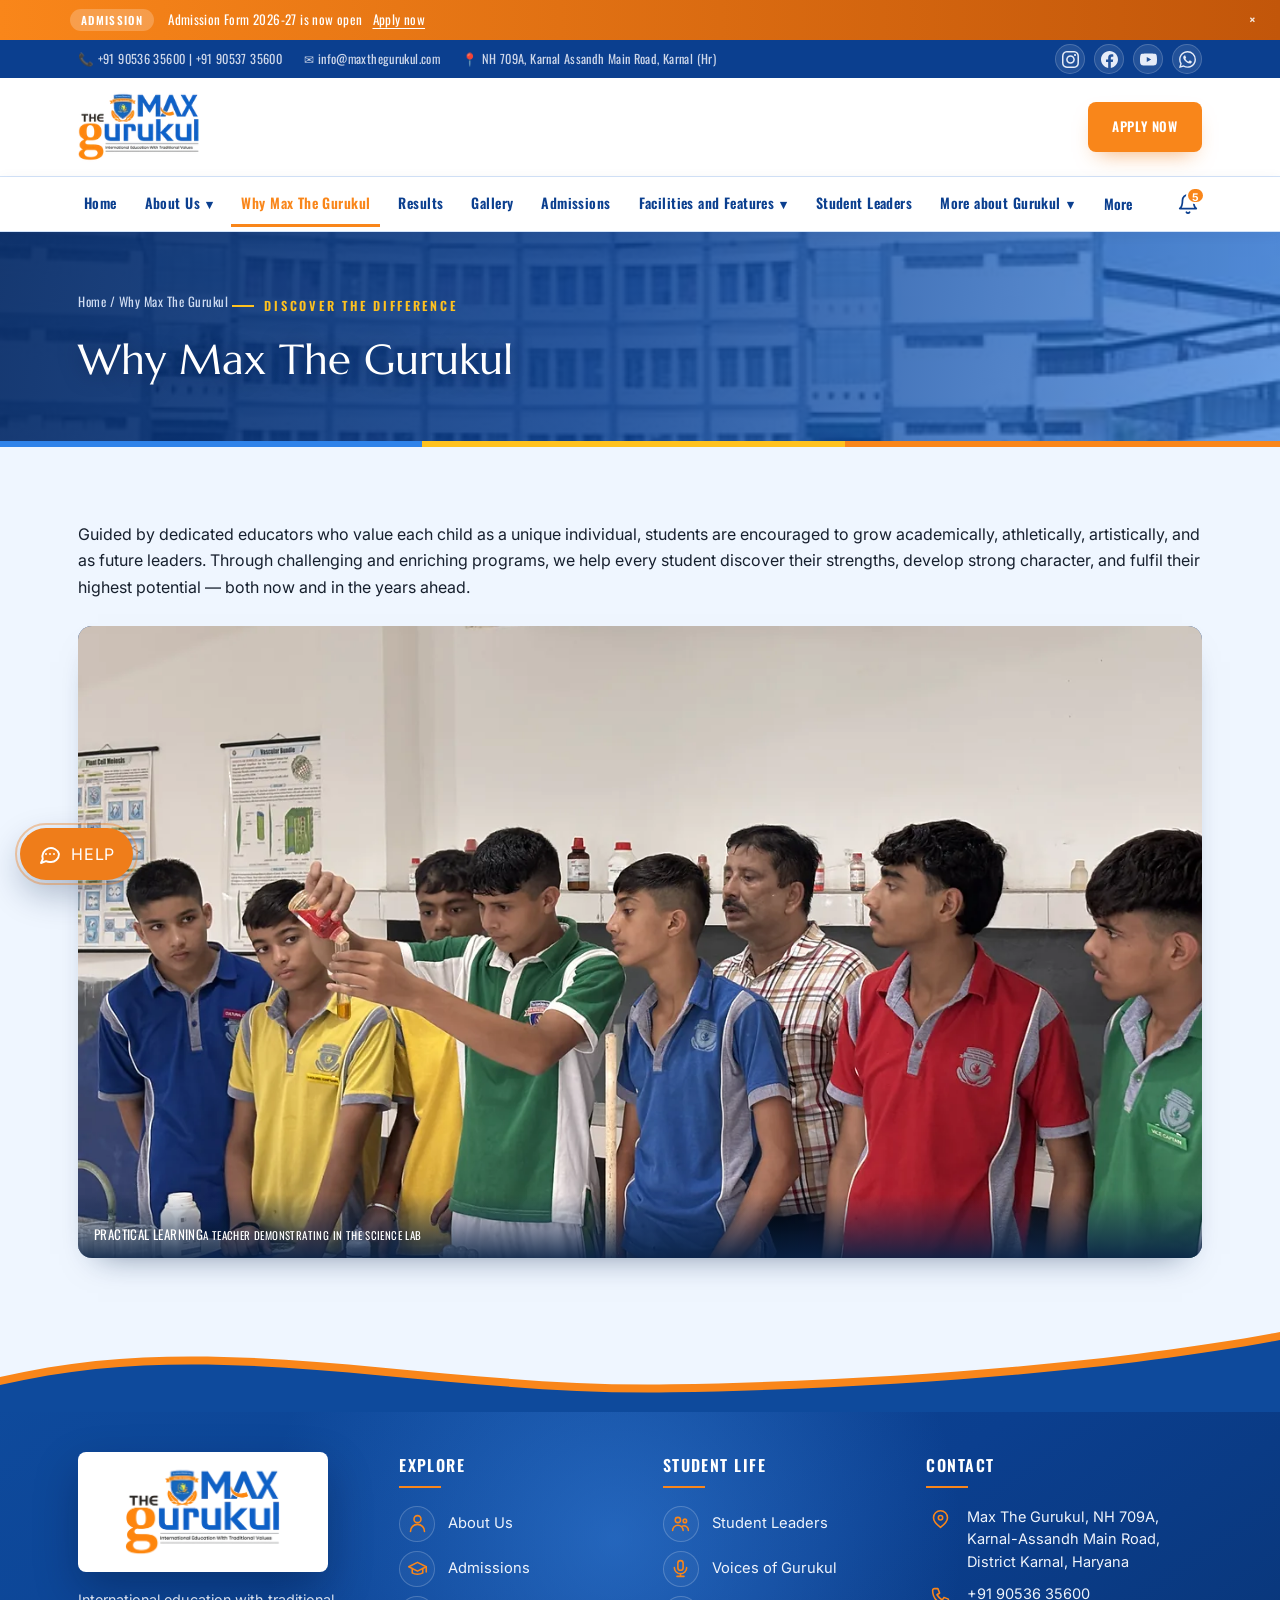
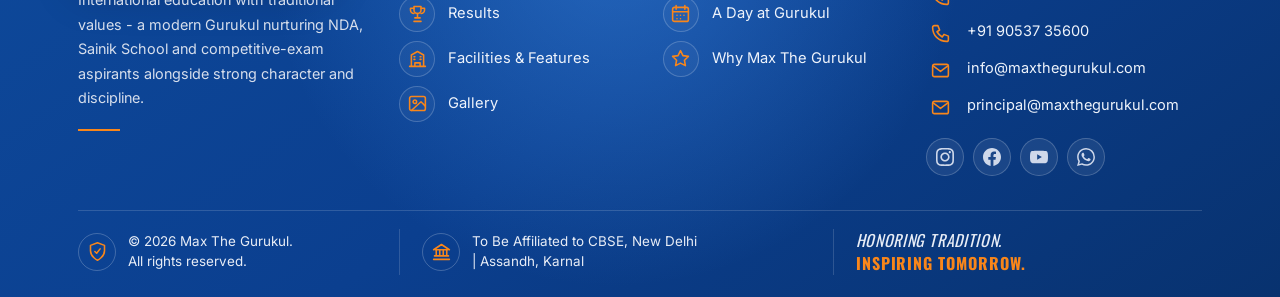
<file: why-max-gurukul.html>
<!DOCTYPE html>
<html lang="en">
<head>
<meta charset="UTF-8">
<meta name="viewport" content="width=device-width, initial-scale=1.0">
<title>Why Max The Gurukul | Max The Gurukul, Karnal</title>
<meta name="description" content="Why you should choose Max The Gurukul.">
<link rel="icon" type="image/png" href="images/favicon.png">
<link rel="stylesheet" href="css/style.css">
<link rel="stylesheet" href="css/chatbot.css">
</head>
<body>
<a class="skip-link" href="#main-content">Skip to main content</a>

<div class="topbar">
  <div class="wrap">
    <div class="contact-bits">
      <span>📞 <a href="tel:+919053635600">+91 90536 35600</a> | <a href="tel:+919053735600">+91 90537 35600</a></span>
      <span>✉ <a href="mailto:info@maxthegurukul.com">info@maxthegurukul.com</a></span>
      <span>📍 NH 709A, Karnal Assandh Main Road, Karnal (Hr)</span>
    </div>
    <div class="socials">
      <a href="https://www.instagram.com/maxthegurukul" target="_blank" rel="noopener">Instagram</a>
      <a href="https://www.facebook.com/maxthegurukul" target="_blank" rel="noopener">Facebook</a>
      <a href="https://www.youtube.com/@MaxTheGurukul" target="_blank" rel="noopener">YouTube</a>
    </div>
  </div>
</div>

<header class="site-header">
  <div class="nav-row wrap">
    <a href="index.html" class="brand">
      <picture>
        <source type="image/webp" srcset="images/optimized/logo-160.webp 160w, images/optimized/logo-320.webp 320w, images/optimized/logo-480.webp 480w" sizes="122px">
        <img src="images/optimized/logo-160.png" srcset="images/optimized/logo-160.png 160w, images/optimized/logo-320.png 320w, images/optimized/logo-480.png 480w" sizes="122px"
             width="480" height="320" alt="Max The Gurukul logo" decoding="async">
      </picture>
      <span class="brand-text">
        <span>The Future Begins Here</span>
        <span>MAX THE GURUKUL</span>
      </span>
    </a>

    <nav class="primary-nav" aria-label="Primary navigation" id="primary-nav-menu">
      <ul>
        <li><a class="nav-link" href="index.html">Home</a></li>
        <li class="has-dropdown">
          <a class="nav-link" href="about.html">About Us</a>
          <div class="dropdown">
            <a href="about.html#philosophy">Philosophy</a>
            <a href="about.html#mission">Mission</a>
            <a href="about.html#vision">Vision</a>
            <a href="about.html#chairman">Chairman's Message</a>
            <a href="about.html#principal">Principal's Message</a>
            <a href="about.html#mentor">Our Mentor</a>
            <a href="infrastructure.html">Infrastructure</a>
            <a href="mandatory-disclosure.html">Mandatory Disclosure</a>
          </div>
        </li>
        <li class="active"><a class="nav-link" href="why-max-gurukul.html">Why Max The Gurukul</a></li>
        <li><a class="nav-link" href="results.html">Results</a></li>
        <li><a class="nav-link" href="gallery.html">Gallery</a></li>
        <li><a class="nav-link" href="admissions.html">Admissions</a></li>
        <li class="has-dropdown">
            <a class="nav-link" href="facilities.html">Facilities and Features</a>
            <div class="dropdown">
                <a href="facilities.html#ac-campus">Fully AC Campus</a>
                <a href="facilities.html#ac-hostel">Fully AC Hostel</a>
                <a href="facilities.html#ac-mess">Ac Mess</a>
                <a href="facilities.html#laundry">Laundry</a>
                <a href="facilities.html#smart-classes">Smart Classes</a>
                <a href="facilities.html#computer-lab">Computer Lab</a>
                <a href="facilities.html#science-lab">Science Lab</a>
                <a href="facilities.html#library">Library</a>
                <a href="facilities.html#art-room">Art Room</a>
                <a href="facilities.html#food">Delicious Homely Food</a>
                <a href="facilities.html#ncc">Ncc Training For NDA</a>
                <a href="admissions.html#unique-features">Unique Features</a>
                <a href="admissions.html#competitive-exams">Competitive Exam Preps</a>
                <a href="admissions.html#hawan-prathna">Daily Hawan & Sandhya Prathna</a>
                <a href="admissions.html#professional-training">Professional Training for 13 games</a>
                <a href="admissions.html#scholarship">Merit Base Scholarship</a>
                <a href="admissions.html#doubt-classes">Daily Specialised & Doubt classes</a>
                <a href="admissions.html#weekly-assessment">Weekly Assessment</a>
                <a href="admissions.html#gym">In House Gym</a>
                <a href="admissions.html#excursions">Excursions</a>
                <a href="admissions.html#surveillance">24 x 7 surveillance</a>
            </div>
        </li>
        <li><a class="nav-link" href="student-leaders.html">Student Leaders</a></li>
        <li class="has-dropdown">
            <a class="nav-link" href="voices.html">More about Gurukul</a>
            <div class="dropdown">
                <a href="voices.html#student-voices">Student Voices</a>
                <a href="voices.html#parent-voices">Parent Voices</a>
                <a href="day-at-gurukul.html">A day at Gurukul</a>
            </div>
        </li>
        <li><a class="nav-link" href="contact.html">Contact</a></li>
      </ul>
    </nav>

    <div class="header-cta">
      <a href="admissions.html#apply" class="btn btn-primary">Apply Now</a>
      <button class="hamburger" aria-label="Toggle menu" aria-expanded="false"><span></span><span></span><span></span></button>
    </div>
  </div>
</header>

<main id="main-content" role="main">

<section class="page-hero">
  <div class="wrap">
    <span class="breadcrumb"><a href="index.html">Home</a> / Why Max The Gurukul</span>
    <span class="eyebrow">Discover the Difference</span>
    <h1>Why Max The Gurukul</h1>
  </div>
</section>

<section>
  <div class="wrap">
      <div class="about-section">
        <p>Guided by dedicated educators who value each child as a unique individual, students are encouraged to grow academically, athletically, artistically, and as future leaders. Through challenging and enriching programs, we help every student discover their strengths, develop strong character, and fulfil their highest potential — both now and in the years ahead.</p>

        <!-- One photograph rather than a strip: the claim this page makes is about
             dedicated educators, and this is the frame that shows one - a teacher
             demonstrating to a ring of students. There is no photograph of the art
             room or of student leadership yet, so a three-up illustrating "artistically"
             and "future leaders" would have to borrow unrelated images.
             Served from images/optimized/; see tools/README.md. -->
        <figure class="photo-figure">
          <picture>
            <source type="image/webp" srcset="images/optimized/science-lab-experiment-400.webp 400w, images/optimized/science-lab-experiment-640.webp 640w, images/optimized/science-lab-experiment-900.webp 900w, images/optimized/science-lab-experiment-1280.webp 1280w, images/optimized/science-lab-experiment-1800.webp 1800w" sizes="(max-width:1180px) calc(100vw - 56px), 1124px">
            <img src="images/optimized/science-lab-experiment-640.jpg" srcset="images/optimized/science-lab-experiment-400.jpg 400w, images/optimized/science-lab-experiment-640.jpg 640w, images/optimized/science-lab-experiment-900.jpg 900w, images/optimized/science-lab-experiment-1280.jpg 1280w, images/optimized/science-lab-experiment-1800.jpg 1800w"
                 sizes="(max-width:1180px) calc(100vw - 56px), 1124px"
                 width="1800" height="1350" alt="Students gathered round a teacher demonstrating an experiment with test tubes" loading="lazy" decoding="async">
          </picture>
          <figcaption>Practical Learning<small>A teacher demonstrating in the science lab</small></figcaption>
        </figure>
      </div>
  </div>
</section>
</main>

<footer class="site-footer">
  <div class="wrap">
    <div class="footer-grid">
      <div>
        <div class="fbrand">
          <picture>
            <source type="image/webp" srcset="images/optimized/logo-240.webp 240w, images/optimized/logo-480.webp 480w" sizes="250px">
            <img src="images/optimized/logo-320.png" srcset="images/optimized/logo-240.png 240w, images/optimized/logo-320.png 320w, images/optimized/logo-480.png 480w" sizes="250px"
                 width="250" height="167" alt="Max The Gurukul logo" decoding="async" loading="lazy">
          </picture>
        </div>
        <p>International education with traditional values — a modern Gurukul nurturing NDA, Sainik School and competitive-exam aspirants alongside strong character and discipline.</p>
      </div>
      <div>
        <h5>Explore</h5>
        <ul>
          <li><a href="about.html">About Us</a></li>
          <li><a href="admissions.html">Admissions</a></li>
          <li><a href="results.html">Results</a></li>
          <li><a href="facilities.html">Facilities and Features</a></li>
        </ul>
      </div>
      <div>
        <h5>Student Life</h5>
        <ul>
          <li><a href="student-life.html#leaders">Student Leaders</a></li>
          <li><a href="student-life.html#voices">Voices of Gurukul</a></li>
          <li><a href="student-life.html#routine">A Day at Gurukul</a></li>
          <li><a href="student-life.html#gallery">Gallery</a></li>
        </ul>
      </div>
      <div>
        <h5>Contact</h5>
        <ul>
          <li>Max The Gurukul, NH 709A,<br>Karnal Assandh Main Road,<br>District Karnal, Haryana</li>
          <li><a href="tel:+919053635600">+91 90536 35600</a></li>
          <li><a href="tel:+919053735600">+91 90537 35600</a></li>
          <li><a href="mailto:info@maxthegurukul.com">info@maxthegurukul.com</a></li>
          <li><a href="mailto:principal@maxthegurukul.com">principal@maxthegurukul.com</a></li>
        </ul>
        <div class="footer-socials">
          <a href="https://www.instagram.com/maxthegurukul" target="_blank" rel="noopener" aria-label="Instagram"><svg viewBox="0 0 24 24"><rect x="3" y="3" width="18" height="18" rx="5"/><circle cx="12" cy="12" r="4"/><circle cx="17.5" cy="6.5" r="1"/></svg></a>
          <a href="https://www.facebook.com/maxthegurukul" target="_blank" rel="noopener" aria-label="Facebook"><svg viewBox="0 0 24 24"><path d="M14 9h3V5h-3a4 4 0 0 0-4 4v2H7v4h3v6h4v-6h3l1-4h-4V9a1 1 0 0 1 1-1Z"/></svg></a>
          <a href="https://www.youtube.com/@MaxTheGurukul" target="_blank" rel="noopener" aria-label="YouTube"><svg viewBox="0 0 24 24"><rect x="2" y="6" width="20" height="12" rx="3"/><path d="M10 9.5 15 12l-5 2.5Z"/></svg></a>
        </div>
      </div>
    </div>
    <div class="footer-bottom">
      <span>© 2026 Max The Gurukul. All rights reserved.</span>
      <span>To Be Affiliated to CBSE, New Delhi | Assandh, Karnal</span>
    </div>
  </div>
</footer>
<script src="js/script.js"></script>
<script src="js/chatbot.js"></script>
<script src="js/notifications.js"></script>
</body>
</html>
</file>
<file: css/style.css>
@charset "UTF-8";
/* ============================================================
   MAX THE GURUKUL — stylesheet
   Tokens: Crest Blue (institution) / Gold (honour) / Orange (energy)
   Signature: the "Parade Stripe" — a three-band rule drawn from
   the sash in the school crest, used to mark every section break.
   ============================================================ */

@import url('https://fonts.googleapis.com/css2?family=Marcellus&family=Oswald:wght@400;500;600;700&family=Inter:wght@400;500;600;700&display=swap');

:root{
  /* Palette is sampled straight off the school crest: the bright royal blue of
     the shield and wordmark, the signal orange of the laurel and the "g".
     The old scheme leaned on near-black navy and a mustard gold over a beige
     page — institutional, but heavy. These are the same three hues pitched
     several stops brighter so the site reads like a school, not a ministry. */
  --blue:       #1568d6;  /* crest blue — the primary */
  --blue-deep:  #0b3f8f;  /* depth without going black */
  --blue-mid:   #2f83ea;
  --blue-soft:  #e8f1fd;  /* tinted panel fill */

  /* The original token names are kept and simply re-pointed at the brighter
     hues, so all 14 pages inherit the new palette without editing 200+ call
     sites. --navy* now means "brand blue", not "navy". */
  --navy:      var(--blue);
  --navy-deep: var(--blue-deep);
  --navy-mid:  var(--blue-mid);
  --gold:      #ffc21f;
  --gold-deep: #c2560a;  /* eyebrow ink — the old #b3810e failed contrast on light */
  --orange:    #f9861a;  /* crest orange */
  --cream:     #eff6ff;  /* page ground: a cool blue-white, was beige #faf6ee */
  --paper:     #ffffff;
  --ink:       #17202e;
  --ink-soft:  #4d5a6e;
  --line:      #d3e3f8;  /* hairlines now tint blue, was beige */
  --radius:    8px;
  --max-w:     1180px;
}

*,*::before,*::after{ box-sizing:border-box; }
html{ scroll-behavior:smooth; }
body{
  margin:0;
  background:var(--cream);
  color:var(--ink);
  font-family:'Inter',sans-serif;
  font-size:16px;
  line-height:1.65;
  -webkit-font-smoothing:antialiased;
}
img{ max-width:100%; display:block; border-radius:var(--radius); }
a{ color:inherit; text-decoration:none; }
ul{ margin:0; padding:0; list-style:none; }
h1,h2,h3,h4{ margin:0; font-family:'Marcellus',serif; font-weight:400; color:var(--navy-deep); }
p{ margin:0 0 1em; }
.wrap{ max-width:var(--max-w); margin:0 auto; padding:0 28px; }

:focus-visible{ outline:3px solid var(--orange); outline-offset:2px; }

.skip-link{ position:absolute; left:-999px; top:auto; width:1px; height:1px; overflow:hidden; }
.skip-link:focus-visible{ left:28px; top:18px; width:auto; height:auto; padding:10px 16px; background:var(--navy-deep); color:#fff; border-radius:var(--radius); z-index:250; }

.visually-hidden {
  position: absolute;
  width: 1px;
  height: 1px;
  padding: 0;
  margin: -1px;
  overflow: hidden;
  clip: rect(0, 0, 0, 0);
  white-space: nowrap;
  border: 0;
}
.section-intro{ max-width:780px; margin:16px 0 28px; color:var(--ink-soft); font-size:1.05rem; }
.facility-group{ margin-top:24px; }
.group-head{ max-width:760px; margin-bottom:22px; }
.group-head h3{ font-size:1.4rem; margin-bottom:8px; }
.group-head p{ color:var(--ink-soft); }

/* ---------- Parade Stripe ---------- */
.stripe{ display:flex; height:5px; width:64px; }
.stripe span{ flex:1; }
.stripe .b1{ background:var(--navy); }
.stripe .b2{ background:var(--gold); }
.stripe .b3{ background:var(--orange); }
.stripe.center{ margin:0 auto; }

.eyebrow{
  font-family:'Oswald',sans-serif;
  font-size:.78rem;
  letter-spacing:.22em;
  text-transform:uppercase;
  color:var(--gold-deep);
  font-weight:600;
  display:inline-flex;
  align-items:center;
  gap:10px;
}
.eyebrow::before{ content:""; width:22px; height:2px; background:var(--orange); display:inline-block; }

.section-head{ max-width:720px; margin-bottom:44px; }
.section-head h2{ font-size:clamp(1.7rem,3vw,2.5rem); margin:10px 0 16px; }
.section-head .stripe{ margin-top:16px; }
.section-head p{ color:var(--ink-soft); font-size:1.05rem; }

section{ padding:74px 0; }
.section-alt{ background:var(--paper); border-top:1px solid var(--line); border-bottom:1px solid var(--line); }
.section-navy{ background:var(--navy-deep); color:#eef1f6; }
.section-navy h2,.section-navy h3,.section-navy h4{ color:#fff; }
.section-navy .eyebrow{ color:var(--gold); }
.section-navy .section-head p{ color:#c3cbdc; }

/* ---------- Buttons ---------- */
.btn{
  position:relative; overflow:hidden;
  display:inline-flex; align-items:center; gap:10px;
  font-family:'Oswald',sans-serif; font-weight:600;
  letter-spacing:.06em; text-transform:uppercase; font-size:.82rem;
  padding:14px 26px; border-radius:var(--radius); border:2px solid transparent;
  cursor:pointer;
  transition:transform .2s cubic-bezier(.2,.7,.3,1), background .2s ease,
             color .2s ease, box-shadow .25s ease, border-color .2s ease;
}
/* Light sweeps across the face on hover — one shared gloss for every button. */
.btn::after{
  content:""; position:absolute; inset:0; pointer-events:none;
  background:linear-gradient(115deg, transparent 40%, rgba(255,255,255,.28) 50%, transparent 60%);
  transform:translateX(-110%);
  transition:transform .6s cubic-bezier(.2,.7,.3,1);
}
.btn:hover::after{ transform:translateX(110%); }
.btn > *{ position:relative; z-index:1; }
.btn:hover{ transform:translateY(-3px); }
.btn:active{ transform:translateY(-1px); }
.btn-primary{ background:var(--orange); color:#fff; box-shadow:0 10px 22px -10px rgba(239,125,26,.65); }
.btn-primary:hover{ background:#d76c0f; box-shadow:0 16px 30px -12px rgba(239,125,26,.75); }
.btn-outline{ border-color:currentColor; background:transparent; }
.btn-outline:hover{ box-shadow:0 10px 22px -12px rgba(8,34,71,.4); }
.btn-outline.on-navy{ color:#fff; }
.btn-gold{ background:var(--gold); color:var(--navy-deep); box-shadow:0 10px 22px -10px rgba(217,160,28,.7); }
.btn-gold:hover{ background:#c68f16; box-shadow:0 16px 30px -12px rgba(217,160,28,.8); }

/* ============== HEADER ============== */
.topbar{
  background:var(--navy-deep); color:#cfd8ea; font-family:'Oswald',sans-serif;
  font-size:.78rem; letter-spacing:.03em;
}
.topbar .wrap{ display:flex; justify-content:space-between; align-items:center; padding:4px 28px; flex-wrap:wrap; gap:6px; }
.topbar a{ color:#cfd8ea; }
.topbar .contact-bits{ display:flex; gap:22px; flex-wrap:wrap; }
.topbar .socials{ display:flex; gap:9px; align-items:center; }
.topbar .socials a{
  display:inline-flex; align-items:center; justify-content:center;
  width:30px; height:30px; padding:0;
  border-radius:50%;
  overflow:hidden; font-size:0; line-height:0;
  background:rgba(255,255,255,.10);
  border:1px solid rgba(255,255,255,.18);
  color:#e6ecf8;
  transition:background .22s ease, color .2s ease, border-color .22s ease, transform .2s ease;
}
.topbar .socials a:hover{ transform:translateY(-1px); color:#fff; border-color:transparent; }

/* Brand glyphs are injected by js/script.js so all 14 pages share one source. */
.social-ico{ width:17px; height:17px; flex:none; display:block; fill:currentColor; }

/* Each network lights up in its own colour on hover — the icon is the cue,
   the brand colour is the confirmation. */
.topbar .socials a[data-social="instagram"]:hover{
  background:linear-gradient(45deg,#f09433,#dc2743 55%,#bc1888);
}
.topbar .socials a[data-social="facebook"]:hover{ background:#1877f2; }
.topbar .socials a[data-social="youtube"]:hover{ background:#ff0000; }
.topbar .socials a[data-social="whatsapp"]:hover{ background:#25d366; }
.topbar .socials a[data-social="x"]:hover{ background:#000; }
.topbar .socials a[data-social="linkedin"]:hover{ background:#0a66c2; }

.brand-bar{ background:var(--paper); border-bottom:1px solid var(--line); }
.brand-row{
  min-height:94px; padding:8px 28px;
  display:flex; align-items:center; justify-content:space-between; gap:24px;
}
.brand-row > .btn{ flex:none; white-space:nowrap; padding:12px 22px; }

header.site-header{
  background:var(--paper);
  position:sticky; top:0; z-index:100;
  border-bottom:1px solid var(--line);
  box-shadow:0 2px 14px rgba(8,34,71,.05);
}
.nav-row{ display:flex; align-items:center; justify-content:center; padding:2px 20px; gap:18px; min-height:54px; }
.brand{
  display:flex; align-items:center; gap:14px;
  padding:0;
  border-radius:0;
  transition:background .2s ease, transform .2s ease, box-shadow .2s ease;
}
.header-cta{ display:flex; align-items:center; gap:10px; }
nav.primary-nav{ flex:1; min-width:0; display:flex; justify-content:center; }
.brand:hover{ background:transparent; transform:none; box-shadow:none; }
.brand img{
  display:block;
  width:122px;
  max-width:122px;
  height:auto;
  border-radius:0;
  background:transparent;
  padding:0;
  box-shadow:none;
}
nav.primary-nav{
  flex:1;
  min-width:0;
  display:flex;
  justify-content:center;
}
nav.primary-nav > ul{
  min-width:0;
}
.brand .brand-text{
  display:none;
}
.brand .brand-text span{
  display: block;
  visibility: hidden;
  font-size: 0;
  line-height: 0;
  padding: 0;
  margin: 0;
  width: 0;
  height: 0;
  overflow: hidden;
}
.brand .brand-text span:first-child{
  font-size:clamp(.7rem,.9vw,.78rem); letter-spacing:.18em; color:var(--gold-deep); font-weight:700;
  text-transform:uppercase; opacity:.95;
}
.brand .brand-text span:last-child{
  font-size:1.08rem; letter-spacing:.03em; color:var(--navy-deep); font-weight:700;
}

nav.primary-nav{ flex:1; display:flex; overflow:visible; position:relative; }
nav.primary-nav > ul{ display:flex; align-items:center; gap:8px; flex-wrap:nowrap; justify-content:center; overflow:visible; }
.more-item{ display:none; position:relative; }
.more-item .dropdown{ position:absolute; top:100%; right:0; left:auto; min-width:240px; max-height:calc(100vh - 140px); overflow-y:auto; overscroll-behavior:contain; opacity:0; visibility:hidden; transform:translateY(6px); transition:all .16s ease; z-index:1000; background:#fff; border:1px solid var(--line); border-radius:10px; box-shadow:0 14px 30px rgba(8,34,71,.12); }
nav.primary-nav > ul > li{ position:relative; }
nav.primary-nav a.nav-link{
  display:block; padding:10px 10px; font-family:'Oswald',sans-serif;
  font-size:.88rem; letter-spacing:.03em; font-weight:600; color:var(--navy-deep);
  border-bottom:3px solid transparent;
  white-space:nowrap;
}
nav.primary-nav a.nav-link:hover, nav.primary-nav li.active > a.nav-link{ border-bottom-color:var(--orange); color:var(--orange); }
nav.primary-nav .dropdown{
  position:absolute; top:100%; left:0; background:#fff; min-width:220px;
  box-shadow:0 14px 30px rgba(8,34,71,.14); border-top:3px solid var(--gold);
  opacity:0; visibility:hidden; transform:translateY(6px);
  transition:opacity .16s ease, transform .16s ease, visibility .16s ease;
  padding:8px 0;
  pointer-events:none;
  /* Long menus (Admissions has 10 links, Facilities 11) would otherwise run past
     the bottom of a short window with no way to reach the last item. Cap the panel
     to the space under the header and let it scroll on its own. */
  max-height:calc(100vh - 150px);
  overflow-y:auto;
  overscroll-behavior:contain;
}
/* Slim, on-brand scrollbar so the capped panels don't get a chunky OS bar. */
nav.primary-nav .dropdown{ scrollbar-width:thin; scrollbar-color:var(--gold) transparent; }
nav.primary-nav .dropdown::-webkit-scrollbar{ width:6px; }
nav.primary-nav .dropdown::-webkit-scrollbar-track{ background:transparent; }
nav.primary-nav .dropdown::-webkit-scrollbar-thumb{
  background:var(--line); border-radius:99px;
}
nav.primary-nav .dropdown:hover::-webkit-scrollbar-thumb{ background:var(--gold); }
nav.primary-nav li.has-dropdown:hover > .dropdown,
nav.primary-nav li.has-dropdown.open > .dropdown {
  opacity:1;
  visibility:visible;
  transform:translateY(0);
  pointer-events:auto;
}
nav.primary-nav li.has-dropdown > a.nav-link::after {
  content: '\25BE'; /* ▾ — escaped so it survives a server that serves CSS as latin-1 */
  margin-left:6px;
  font-size:.8rem;
  display:inline-block;
  transition:transform .2s ease;
}
nav.primary-nav li.has-dropdown:hover > a.nav-link::after,
nav.primary-nav li.has-dropdown.open > a.nav-link::after {
  transform:rotate(180deg);
}
.more-item{ display:none; position:relative; }
.more-item .dropdown{ left:auto; right:0; min-width:240px; opacity:0; visibility:hidden; transform:translateY(6px); transition:opacity .16s ease, transform .16s ease, visibility .16s ease; }
nav.primary-nav .more-item > .dropdown{ left:auto; right:0; }
.more-item:hover .dropdown,
.more-item.open .dropdown{
  opacity:1; visibility:visible; transform:translateY(0); pointer-events:auto;
}
.more-toggle{
  all:unset;
  display:inline-flex;
  align-items:center;
  justify-content:center;
  padding:10px 12px;
  font-family:'Oswald',sans-serif;
  font-size:.88rem;
  font-weight:600;
  color:var(--navy-deep);
  cursor:pointer;
}
.more-item .dropdown a{ display:block; padding:10px 18px; color:var(--ink); }
.more-item .dropdown a:hover{ background:var(--cream); color:var(--orange); }

/* Nested submenus inside the More dropdown (Admissions, Facilities, More about Gurukul).
   Rendered as an inline accordion: clicking the toggle expands the child links
   indented directly below the parent, pushing the rest of the list down. This is
   robust regardless of where the More button sits and avoids off-screen flyouts. */
nav.primary-nav .more-sub{ display:flex; align-items:center; flex-wrap:wrap; }
nav.primary-nav .more-sub > a{ flex:1; }
.more-sub-toggle{
  all:unset;
  display:inline-flex;
  align-items:center;
  justify-content:center;
  width:34px;
  height:34px;
  margin-right:6px;
  flex-shrink:0;
  font-size:.8rem;
  color:var(--ink-soft);
  cursor:pointer;
  border-radius:6px;
  transition:transform .15s ease, color .15s ease, background .15s ease;
}
.more-sub-toggle:hover{ color:var(--orange); background:var(--cream); }
nav.primary-nav .more-sub.open > .more-sub-toggle{ transform:rotate(90deg); color:var(--orange); }
nav.primary-nav .more-sub .dropdown{
  position:static;
  top:auto; left:auto; right:auto; bottom:auto;
  min-width:0; width:auto;
  box-shadow:none;
  opacity:1; visibility:visible; transform:none;
  pointer-events:auto;
  flex-basis:100%;
  display:none;
  padding:2px 0 6px;
  margin:0 10px 4px;
  border-top:none;
  border-left:2px solid var(--gold);
  background:var(--cream);
  border-radius:0 0 8px 8px;
  /* The "More" panel is itself the scroll container — a nested one here would
     trap the wheel and give the user two bars to fight with. */
  max-height:none; overflow:visible;
}
nav.primary-nav .more-sub.open .dropdown{ display:block; }
@media (hover: hover) and (min-width: 761px){
  nav.primary-nav .more-sub:hover > .dropdown{ display:block; }
  nav.primary-nav .more-sub:hover > .more-sub-toggle{ transform:rotate(90deg); color:var(--orange); }
}
nav.primary-nav .more-sub .dropdown a{ display:block; padding:8px 18px; color:var(--ink); font-family:'Inter',sans-serif; font-size:.88rem; }
nav.primary-nav .more-sub .dropdown a:hover{ background:#fff; color:var(--orange); }
@media (hover: hover) and (min-width: 761px) {
  nav.primary-nav li.has-dropdown:hover > .dropdown {
    opacity:1;
    visibility:visible;
    transform:translateY(0);
    pointer-events:auto;
  }
}
nav.primary-nav .dropdown a{ display:block; padding:10px 20px; font-family:'Inter',sans-serif; font-size:.92rem; color:var(--ink); }
nav.primary-nav .dropdown a:hover{ background:var(--cream); color:var(--orange); }
.header-cta{ display:flex; align-items:center; gap:10px; }
.header-cta .btn{ white-space:nowrap; }
/* ---- Hamburger: 3 bars that morph into an X when the drawer is open ---- */
.hamburger{
  display:none; background:none; border:none; cursor:pointer;
  width:44px; height:44px; padding:0; position:relative;
  border-radius:10px; transition:background .2s ease;
  -webkit-tap-highlight-color:transparent;
}
.hamburger:hover{ background:var(--cream); }
.hamburger span{
  display:block; position:absolute; left:9px; width:26px; height:2px;
  background:var(--navy-deep); border-radius:2px;
  transition:transform .3s cubic-bezier(.4,0,.2,1), opacity .2s ease, top .3s cubic-bezier(.4,0,.2,1);
}
.hamburger span:nth-child(1){ top:15px; }
.hamburger span:nth-child(2){ top:21px; }
.hamburger span:nth-child(3){ top:27px; }
.hamburger[aria-expanded="true"] span:nth-child(1){ top:21px; transform:rotate(45deg); }
.hamburger[aria-expanded="true"] span:nth-child(2){ opacity:0; transform:scaleX(0); }
.hamburger[aria-expanded="true"] span:nth-child(3){ top:21px; transform:rotate(-45deg); }

/* ---- Mobile drawer chrome: header strip + close (X) button ---- */
.nav-drawer-head{
  display:none; align-items:center; justify-content:space-between;
  padding:16px 18px; border-bottom:1px solid var(--line);
  background:var(--navy-deep); position:sticky; top:0; z-index:2;
}
.nav-drawer-head .drawer-title{
  font-family:'Oswald',sans-serif; font-size:.82rem; font-weight:600;
  letter-spacing:.16em; text-transform:uppercase; color:var(--gold);
}
.nav-close{
  all:unset; box-sizing:border-box; cursor:pointer;
  width:38px; height:38px; flex-shrink:0; position:relative;
  border-radius:50%; border:1px solid rgba(255,255,255,.28);
  transition:background .2s ease, border-color .2s ease, transform .25s ease;
  -webkit-tap-highlight-color:transparent;
}
.nav-close::before, .nav-close::after{
  content:''; position:absolute; left:50%; top:50%; width:16px; height:2px;
  background:#fff; border-radius:2px; transform-origin:center;
}
.nav-close::before{ transform:translate(-50%,-50%) rotate(45deg); }
.nav-close::after{ transform:translate(-50%,-50%) rotate(-45deg); }
.nav-close:hover, .nav-close:focus-visible{
  background:var(--orange); border-color:var(--orange); transform:rotate(90deg);
}

/* ---- Backdrop behind the drawer ---- */
/* Dim only, no backdrop-filter: the blur was distracting and costs a repaint on
   low-end phones. This element still catches taps outside the drawer. */
.nav-backdrop{
  position:fixed; inset:0; z-index:150;
  background:rgba(8,34,71,.55);
  opacity:0; visibility:hidden; pointer-events:none;
  transition:opacity .3s ease, visibility .3s ease;
}
.nav-backdrop.show{ opacity:1; visibility:visible; pointer-events:auto; }
body.nav-open{ overflow:hidden; }

/* Drawer-only chrome — hidden on desktop, revealed in the mobile media query. */
.drawer-cta, .drawer-contact{ display:none; }

/* ============== HERO ==============
   The campus itself carries this section. Three exterior photographs cross-fade
   behind the copy on a 24s loop, each one drifting in scale so the frame never
   sits still — a visitor should feel they are already standing at the gate.
   Readability comes from a blue wash that is dense on the left, where the type
   sits, and thins out to the right so the building stays legible as a building. */
.hero{
  position:relative; isolation:isolate; overflow:hidden;
  display:flex; align-items:center;
  min-height:clamp(540px, 80vh, 760px);
  padding:92px 0 104px;
  background:var(--blue-deep);
  color:#fff;
}
.hero-media{ position:absolute; inset:0; z-index:-3; }
.hero-slide{
  position:absolute; inset:0;
  background-size:cover; background-position:center 40%;
  opacity:0;
  animation:heroPan 24s linear infinite;
  will-change:opacity, transform;
}
.hero-slide.s1{ background-image:url('../images/school-building-2.jpg'); animation-delay:0s; }
.hero-slide.s2{ background-image:url('../images/school-building-1.jpg'); animation-delay:8s; }
.hero-slide.s3{ background-image:url('../images/school-building-3.jpg'); animation-delay:16s; }
/* Hold for a third of the loop, hand over in a 2s dissolve, then drift on
   unseen back to the start scale — the reset is invisible because opacity is 0. */
@keyframes heroPan{
  0%              { opacity:0; transform:scale(1.04); }
  2%              { opacity:1; }
  31%             { opacity:1; }
  36%, 100%       { opacity:0; transform:scale(1.15); }
}

/* Left-dense blue wash: brand colour over the photograph, and the contrast
   floor for every piece of white type in the section. */
.hero::before{
  content:""; position:absolute; inset:0; z-index:-2; pointer-events:none;
  background:
    linear-gradient(100deg,
      rgba(7,44,104,.93)  0%,
      rgba(11,63,143,.84) 38%,
      rgba(21,104,214,.48) 70%,
      rgba(47,131,234,.24) 100%),
    linear-gradient(to top, rgba(6,35,86,.72), transparent 52%);
}
/* Warm bloom in the top-right corner, so the crest's orange is present in the
   first thing anyone sees. */
.hero::after{
  content:""; position:absolute; z-index:-1; right:-8%; top:-18%;
  width:54vmax; height:54vmax; border-radius:50%; pointer-events:none;
  background:radial-gradient(circle, rgba(249,134,26,.30), transparent 60%);
}

.hero-inner{ position:relative; max-width:820px; }
.hero .eyebrow{ color:var(--gold); }
.hero .eyebrow::before{ background:var(--gold); }
.hero h1{
  color:#fff;
  font-size:clamp(2.4rem, 5.2vw, 4.2rem);
  line-height:1.05; letter-spacing:-.015em;
  margin:18px 0 22px;
  text-shadow:0 2px 30px rgba(4,24,58,.5);
}
.hero h1 em{ font-style:normal; color:var(--gold); }
.hero p.lead{
  color:#e2ecfb; font-size:clamp(1.02rem,1.25vw,1.16rem);
  max-width:620px; text-shadow:0 1px 14px rgba(4,24,58,.45);
}
.hero .cta-row{ display:flex; gap:16px; margin-top:32px; flex-wrap:wrap; }

/* Stats read as frosted plaques lifted off the photograph rather than text
   floating on it — the blur is what keeps them legible over the brighter
   right-hand side of the frame. */
.hero-stats{
  display:flex; flex-wrap:wrap; gap:14px;
  margin-top:42px; padding:0; border:0;
}
.hero-stats div{
  flex:1 1 160px; padding:15px 20px;
  border:1px solid rgba(255,255,255,.24);
  border-left:3px solid var(--gold);
  border-radius:14px;
  background:rgba(255,255,255,.11);
  backdrop-filter:blur(7px); -webkit-backdrop-filter:blur(7px);
  transition:background .25s ease, border-left-color .25s ease, transform .25s cubic-bezier(.2,.7,.3,1);
}
.hero-stats div:hover{
  transform:translateY(-4px);
  background:rgba(255,255,255,.17);
  border-left-color:var(--orange);
}
.hero-stats strong{
  display:block; font-family:'Oswald',sans-serif;
  font-size:1.85rem; line-height:1.1; color:#fff;
}
.hero-stats span{
  font-size:.76rem; color:#cfdcf2;
  text-transform:uppercase; letter-spacing:.07em;
}

/* Scroll cue — the hero is tall enough that first-time visitors need telling
   there is more below the fold. */
.hero-scroll{
  position:absolute; z-index:2; left:50%; bottom:26px; translate:-50% 0;
  display:inline-flex; flex-direction:column; align-items:center; gap:6px;
  font-family:'Oswald',sans-serif; font-size:.7rem; letter-spacing:.2em;
  text-transform:uppercase; color:rgba(255,255,255,.8);
  transition:color .2s ease;
}
.hero-scroll:hover{ color:#fff; }
.hero-scroll svg{
  width:20px; height:20px; fill:none; stroke:currentColor;
  stroke-width:2; stroke-linecap:round; stroke-linejoin:round;
  animation:scrollNudge 1.9s ease-in-out infinite;
}
@keyframes scrollNudge{
  0%,100%{ transform:translateY(0);   opacity:.75; }
  50%    { transform:translateY(5px); opacity:1;   }
}

@media (prefers-reduced-motion:reduce){
  .hero-slide{ animation:none; }
  .hero-slide.s1{ opacity:1; }
  .hero-scroll svg{ animation:none; }
}

/* ============== PAGE HERO (inner pages) ==============
   The same campus-behind-blue treatment as the homepage, at a quieter volume:
   one still frame, no motion, and a denser wash — these bands are only 56px of
   breathing room around a title, so the photograph reads as texture, not
   subject. Keeps all 13 inner pages visually of a piece with the front door. */
.page-hero{
  position:relative; isolation:isolate; overflow:hidden;
  padding:56px 0 46px; color:#fff;
  background:
    linear-gradient(100deg, rgba(7,44,104,.94) 0%, rgba(11,63,143,.88) 46%, rgba(21,104,214,.62) 100%),
    url('../images/school-building-2.jpg') center 38%/cover no-repeat,
    var(--blue-deep);
}
.page-hero > *{ position:relative; }
.page-hero::after{ content:""; position:absolute; left:0; right:0; bottom:0; height:6px;
  background:linear-gradient(90deg, var(--blue-mid) 33%, var(--gold) 33% 66%, var(--orange) 66%); }
.page-hero .eyebrow{ color:var(--gold); }
.page-hero .eyebrow::before{ background:var(--gold); }
.page-hero h1{ color:#fff; font-size:clamp(1.9rem,3.6vw,2.6rem); margin:10px 0 6px; text-shadow:0 2px 20px rgba(4,24,58,.5); }
.breadcrumb{ font-family:'Oswald',sans-serif; font-size:.8rem; color:#cfdcf2; letter-spacing:.04em; }
.breadcrumb a:hover{ color:var(--gold); }

/* ============== VALUES / THE SEVEN PILLARS ============== */
/* The seven values are the school's core story, so they get the most deliberate
   treatment on the page: a banded section, a numbered card each, and a per-pillar
   accent drawn from the crest palette. Layout is a 4-over-3 pyramid on a 12-column
   grid — the odd seventh value reads as intentional rather than left over. */
.values-section{
  position:relative; overflow:hidden;
  background:
    radial-gradient(ellipse 70% 55% at 50% 0%, rgba(16,54,110,.07), transparent 70%),
    radial-gradient(ellipse 50% 40% at 92% 88%, rgba(239,125,26,.09), transparent 70%),
    var(--cream);
}
/* Faint grid, echoing the hero, so the band has texture without noise. */
.values-section::before{
  content:""; position:absolute; inset:0; pointer-events:none; opacity:.5;
  background-image:
    linear-gradient(rgba(16,54,110,.05) 1px, transparent 1px),
    linear-gradient(90deg, rgba(16,54,110,.05) 1px, transparent 1px);
  background-size:52px 52px;
  mask-image:linear-gradient(#000, transparent 78%);
  -webkit-mask-image:linear-gradient(#000, transparent 78%);
}
.values-section > .wrap{ position:relative; }

.section-head.centered{ margin:0 auto 52px; text-align:center; max-width:660px; }
.section-head.centered .eyebrow{ justify-content:center; }

.pillars{
  display:grid; grid-template-columns:repeat(12,1fr); gap:22px;
  margin:0; padding:0; list-style:none;
  counter-reset:none;
}
.pillar{
  --accent:var(--navy);
  --accent-soft:rgba(16,54,110,.14);
  position:relative; isolation:isolate; overflow:hidden;
  grid-column:span 3;
  background:var(--paper);
  border:1px solid var(--line);
  border-radius:16px;
  padding:30px 24px 26px;
  transition:transform .34s cubic-bezier(.2,.7,.3,1), box-shadow .34s ease, border-color .3s ease;
}
/* Second row: three cards at 4 columns each, so the row fills edge to edge. */
.pillar:nth-child(n+5){ grid-column:span 4; }

/* Accent rail across the top — a 3px hint that swells to 6px on hover.
   Solid fallback first: browsers without color-mix() drop the gradient line
   and keep a flat accent rail rather than rendering nothing. */
.pillar::before{
  content:""; position:absolute; left:0; right:0; top:0; height:3px;
  background:var(--accent);
  background:linear-gradient(90deg, var(--accent), color-mix(in srgb, var(--accent) 45%, var(--gold)));
  transition:height .3s cubic-bezier(.2,.7,.3,1);
}
/* Accent wash that fades up from the base of the card on hover. */
.pillar::after{
  content:""; position:absolute; inset:0; z-index:-1; opacity:0;
  background:linear-gradient(180deg, transparent 35%, var(--accent-soft));
  transition:opacity .34s ease;
}
.pillar:hover, .pillar:focus-within{
  transform:translateY(-7px);
  border-color:transparent;
  box-shadow:0 22px 44px -16px var(--accent-soft), 0 6px 16px rgba(8,34,71,.07);
}
.pillar:hover::before, .pillar:focus-within::before{ height:6px; }
.pillar:hover::after, .pillar:focus-within::after{ opacity:1; }

/* Ghost numeral, bottom-right. Big enough to give the card a graphic anchor,
   pale enough to stay behind the copy. */
.pillar-num{
  position:absolute; right:14px; bottom:2px; z-index:-1;
  font-family:'Oswald',sans-serif; font-weight:700; font-size:4.6rem; line-height:1;
  color:transparent;
  -webkit-text-stroke:1.5px var(--accent);
  opacity:.13;
  transition:opacity .34s ease, transform .34s cubic-bezier(.2,.7,.3,1);
  pointer-events:none;
}
.pillar:hover .pillar-num{ opacity:.22; transform:translateY(-3px) scale(1.04); }

.pillar-ico{
  display:flex; align-items:center; justify-content:center;
  width:52px; height:52px; margin-bottom:18px;
  border-radius:14px;
  background:var(--accent);
  background:linear-gradient(150deg, var(--accent), color-mix(in srgb, var(--accent) 68%, #000));
  box-shadow:0 10px 20px -8px var(--accent-soft);
  transition:transform .38s cubic-bezier(.2,.7,.3,1), border-radius .38s ease;
}
.pillar-ico svg{
  width:26px; height:26px; fill:none;
  stroke:#fff; stroke-width:1.6; stroke-linecap:round; stroke-linejoin:round;
}
.pillar:hover .pillar-ico{ transform:rotate(-6deg) scale(1.07); border-radius:18px; }

.pillar h3{
  font-size:1.24rem; margin:0 0 9px; position:relative;
  transition:color .25s ease;
}
.pillar:hover h3{ color:var(--accent); }
.pillar p{ color:var(--ink-soft); font-size:.94rem; margin:0; position:relative; }

/* Per-pillar accents. Navy → gold → orange, cycled so no two neighbours match. */
.pillar.p1{ --accent:#10366e; --accent-soft:rgba(16,54,110,.20); }
.pillar.p2{ --accent:#b3810e; --accent-soft:rgba(179,129,14,.22); }
.pillar.p3{ --accent:#ef7d1a; --accent-soft:rgba(239,125,26,.24); }
.pillar.p4{ --accent:#1c4d8f; --accent-soft:rgba(28,77,143,.22); }
.pillar.p5{ --accent:#8a6a1f; --accent-soft:rgba(138,106,31,.22); }
.pillar.p6{ --accent:#0d5a63; --accent-soft:rgba(13,90,99,.22); }
.pillar.p7{ --accent:#c2410c; --accent-soft:rgba(194,65,12,.22); }

.intro-block{ display:grid; grid-template-columns:.9fr 1.1fr; gap:56px; align-items:start; }
.intro-block .crest-lg{ width:180px; }
.intro-block p{ color:var(--ink-soft); font-size:1.05rem; }

/* ============== FEATURE / FACILITY TILES (icon based, no stock photos) ============== */
.tile-grid{ display:grid; grid-template-columns:repeat(3,1fr); gap:20px; }
.tile{
  position:relative; overflow:hidden;
  background:var(--paper); border:1px solid var(--line); padding:24px;
  display:flex; gap:16px; align-items:flex-start; min-height:170px;
  border-radius:14px;
  transition:transform .3s cubic-bezier(.2,.7,.3,1), box-shadow .3s ease, border-color .3s ease;
}
/* Gold rail that wipes in from the left edge on hover. */
.tile::before{
  content:""; position:absolute; left:0; top:0; bottom:0; width:3px;
  background:linear-gradient(180deg, var(--gold), var(--orange));
  transform:scaleY(0); transform-origin:top;
  transition:transform .34s cubic-bezier(.2,.7,.3,1);
}
.tile:hover{
  transform:translateY(-5px);
  border-color:transparent;
  box-shadow:0 20px 38px -18px rgba(8,34,71,.34), 0 4px 12px rgba(8,34,71,.05);
}
.tile:hover::before{ transform:scaleY(1); }
.tile .ico{
  flex:none; width:48px; height:48px; border-radius:50%;
  background:var(--navy-deep);
  background:linear-gradient(150deg, var(--navy-mid), var(--navy-deep));
  display:flex; align-items:center; justify-content:center;
  box-shadow:0 8px 18px -8px rgba(8,34,71,.5);
  transition:transform .34s cubic-bezier(.2,.7,.3,1), border-radius .34s ease;
}
.tile:hover .ico{ transform:scale(1.08) rotate(-6deg); border-radius:16px; }
.tile .ico svg{ width:24px; height:24px; stroke:var(--gold); fill:none; stroke-width:1.7; }
.tile h4{ font-size:1.02rem; margin-bottom:4px; font-family:'Inter',sans-serif; font-weight:700; transition:color .22s ease; }
.tile:hover h4{ color:var(--navy); }
.tile p{ font-size:.9rem; color:var(--ink-soft); margin:0; }

/* ============== SCHOLARSHIP TABLE ============== */
.scholar-table{
  width:100%; border-collapse:collapse; background:var(--paper);
  border-radius:12px; overflow:hidden;
  box-shadow:0 22px 48px -24px rgba(2,20,54,.6);
}
.scholar-table th,.scholar-table td{ padding:18px 20px; text-align:left; border-bottom:1px solid var(--line); }
.scholar-table thead th{ background:var(--navy-deep); color:#fff; font-family:'Oswald',sans-serif; letter-spacing:.04em; text-transform:uppercase; font-size:.82rem; }
.scholar-table tbody td{ color:var(--ink); font-weight:500; }
.scholar-table tbody tr:last-child td{ border-bottom:none; }
.scholar-table td.pct{ font-family:'Oswald',sans-serif; font-weight:600; color:var(--navy-deep); font-size:1.1rem; }
/* Gold rail slides in from the left on hover to mark the row being read. */
.scholar-table tbody tr{ transition:background .22s ease; }
.scholar-table tbody tr td:first-child{ box-shadow:inset 0 0 0 0 var(--gold); transition:box-shadow .26s cubic-bezier(.2,.7,.3,1); }
.scholar-table tbody tr:hover{ background:var(--cream); }
.scholar-table tbody tr:hover td:first-child{ box-shadow:inset 4px 0 0 0 var(--gold); }
.scholar-table tbody tr:hover td.pct{ color:var(--gold-deep); }

/* ============== TABS (Results) ============== */
.tabs-nav{ display:flex; flex-wrap:wrap; gap:8px; margin-bottom:30px; }
.tabs-nav button{
  font-family:'Oswald',sans-serif; font-size:.86rem; letter-spacing:.04em; text-transform:uppercase;
  padding:11px 20px; background:var(--paper); border:1px solid var(--line); cursor:pointer; color:var(--navy-deep);
  border-radius:99px;
  transition:background .22s ease, color .22s ease, border-color .22s ease,
             transform .2s ease, box-shadow .22s ease;
}
.tabs-nav button:hover{
  transform:translateY(-2px); border-color:var(--gold);
  box-shadow:0 8px 18px -10px rgba(8,34,71,.35);
}
.tabs-nav button.active{
  background:var(--navy-deep); color:#fff; border-color:var(--navy-deep);
  box-shadow:0 10px 22px -12px rgba(8,34,71,.6);
}
.tab-panel{ display:none; }
.tab-panel.active{ display:block; animation:tabIn .38s cubic-bezier(.2,.7,.3,1) both; }
@keyframes tabIn{ from{ opacity:0; transform:translateY(12px); } to{ opacity:1; transform:none; } }

.result-card{
  position:relative;
  background:var(--paper); border:1px solid var(--line); padding:28px;
  border-left:4px solid var(--gold); border-radius:var(--radius);
  box-shadow:0 14px 30px -22px rgba(8,34,71,.4);
}
.result-card h3{ font-size:1.2rem; margin-bottom:8px; }
.result-card p{ color:var(--ink-soft); margin-bottom:0; }

/* ---- PW (Physics Wallah) academic partnership ----
   NEET prep runs under the PW programme, so both the NEET and PW panels carry the
   partner mark. Accent shifts from the school's gold to PW's indigo to make the
   partnership legible at a glance. */
.result-card.is-pw{
  border-left-color:#5B3FD1;
  background:
    linear-gradient(180deg, rgba(91,63,209,.05), transparent 42%),
    var(--paper);
}
.pw-flag{
  display:inline-flex; align-items:center; gap:7px;
  font-family:'Oswald',sans-serif; font-size:.68rem; font-weight:600;
  letter-spacing:.14em; text-transform:uppercase;
  color:#4632ad; background:rgba(91,63,209,.10);
  border:1px solid rgba(91,63,209,.22);
  border-radius:99px; padding:4px 13px; margin-bottom:12px;
}
.pw-flag::before{
  content:""; width:6px; height:6px; border-radius:50%; background:#5B3FD1;
}
.pw-partner{
  display:flex; align-items:center; gap:22px; flex-wrap:wrap;
  margin-top:24px; padding:20px 22px;
  background:var(--cream);
  border:1px solid var(--line);
  border-radius:14px;
}
.pw-logo{
  width:172px; height:auto; flex:none;
  border-radius:0; /* the mark carries its own shape — no card rounding */
}
.pw-partner-text{ min-width:0; flex:1 1 260px; }
.pw-partner-text strong{
  display:block;
  font-family:'Oswald',sans-serif; font-size:.7rem; font-weight:600;
  letter-spacing:.16em; text-transform:uppercase; color:var(--gold-deep);
  margin-bottom:4px;
}
.pw-partner-text span{ font-size:.92rem; color:var(--ink-soft); }

@media (max-width:560px){
  .pw-partner{ gap:14px; padding:18px; }
  .pw-logo{ width:140px; }
}

/* ============== TIMELINE (Daily routine) ============== */
.timeline{ position:relative; padding-left:30px; }
/* The rail runs navy at dawn to gold by evening, so a long day reads as a gradient. */
.timeline::before{
  content:""; position:absolute; left:6px; top:6px; bottom:6px; width:2px;
  background:linear-gradient(180deg, var(--navy), var(--gold) 55%, var(--orange));
  opacity:.5;
}
.timeline-item{ position:relative; padding-bottom:26px; }
.timeline-item:last-child{ padding-bottom:0; }
.timeline-item::before{
  content:""; position:absolute; left:-30px; top:4px; width:12px; height:12px;
  border-radius:50%; background:var(--orange); border:3px solid var(--cream);
  box-shadow:0 0 0 0 rgba(239,125,26,.35);
  transition:box-shadow .3s ease, transform .3s cubic-bezier(.2,.7,.3,1);
}
.timeline-item:hover::before{ transform:scale(1.15); box-shadow:0 0 0 5px rgba(239,125,26,.18); }
.timeline-item .time{ font-family:'Oswald',sans-serif; color:var(--gold-deep); font-weight:600; font-size:.85rem; letter-spacing:.04em; text-transform:uppercase; }
.timeline-item h4{ margin:2px 0 4px; font-size:1.02rem; font-family:'Inter',sans-serif; font-weight:700; transition:color .22s ease; }
.timeline-item:hover h4{ color:var(--navy); }

/* ============== QUOTE / MESSAGE BLOCK ============== */
.message-block{
  position:relative; overflow:hidden;
  display:grid; grid-template-columns:220px 1fr; gap:40px; align-items:start;
  background:var(--paper); border:1px solid var(--line); border-radius:14px;
  padding:34px; margin-bottom:28px;
  box-shadow:0 14px 34px -26px rgba(8,34,71,.45);
  transition:box-shadow .3s ease, transform .3s cubic-bezier(.2,.7,.3,1);
}
.message-block:hover{ transform:translateY(-3px); box-shadow:0 22px 44px -26px rgba(8,34,71,.5); }
/* Oversized quote mark, bled off the top-right corner as a watermark. */
.message-block::after{
  content:"\201D"; position:absolute; right:18px; top:-26px;
  font-family:'Marcellus',serif; font-size:8rem; line-height:1;
  color:var(--gold); opacity:.13; pointer-events:none;
}
.message-block .portrait{
  width:100%; aspect-ratio:1/1.1; border-radius:10px;
  background:linear-gradient(160deg,var(--navy),var(--navy-mid));
  display:flex; align-items:center; justify-content:center; color:var(--gold); font-family:'Marcellus',serif; font-size:2.6rem;
  box-shadow:0 14px 28px -14px rgba(8,34,71,.5);
}
.message-block h3{ font-size:1.3rem; }
.message-block .portrait img{ width:100%; height:100%; object-fit:cover; object-position:center top; }
.message-block .leader-name{
  font-family:'Oswald',sans-serif; font-weight:700; font-size:1.08rem;
  color:var(--navy-deep); letter-spacing:.02em; display:block; margin-bottom:5px;
}
.message-block .role{ font-family:'Oswald',sans-serif; text-transform:uppercase; letter-spacing:.05em; color:var(--gold-deep); font-size:.82rem; margin-bottom:14px; display:block; }
.message-block p{ color:var(--ink-soft); }

/* ============== ACCORDION (About Us side sections use anchors, but disclosure uses simple def list) ============== */
.side-layout{ display:grid; grid-template-columns:250px 1fr; gap:50px; align-items:start; }
.side-nav{ position:sticky; top:100px; background:var(--paper); border:1px solid var(--line); }
.side-nav a{ display:block; padding:13px 20px; font-family:'Oswald',sans-serif; font-size:.86rem; letter-spacing:.03em; border-left:3px solid transparent; color:var(--ink-soft); }
.side-nav a:hover, .side-nav a.active{ border-left-color:var(--orange); color:var(--navy-deep); background:var(--cream); font-weight:600; }
.about-section{ padding-bottom:52px; margin-bottom:52px; border-bottom:1px solid var(--line); scroll-margin-top:110px; }
.about-section:last-child{ border-bottom:none; margin-bottom:0; padding-bottom:0; }
.disclosure-table{ width:100%; border-collapse:collapse; }
.disclosure-table td{ padding:12px 16px; border-bottom:1px solid var(--line); font-size:.95rem; }
.disclosure-table td:first-child{ color:var(--ink-soft); width:55%; }
.disclosure-table td:last-child{ font-weight:600; color:var(--navy-deep); }

/* ============== MANDATORY DISCLOSURE (CBSE public disclosure tables) ============== */
/* One card per statutory section (A–F). The head bar reuses the navy/gold pairing
   of the crest so the tables read as official records, not marketing panels. */
.disc-note{
  background:var(--paper); border:1px solid var(--line); border-left:4px solid var(--gold);
  border-radius:var(--radius); padding:18px 22px; margin-bottom:34px;
}
.disc-note p{ margin:0; color:var(--ink-soft); font-size:.94rem; }
.disc-note p + p{ margin-top:10px; }
.disc-note strong{ color:var(--navy-deep); }

.disc-block{
  background:var(--paper); border:1px solid var(--line); border-radius:var(--radius);
  overflow:hidden; margin-bottom:32px; scroll-margin-top:110px;
  /* Grid items default to min-content width; without this the wide tables below
     stretch the column instead of scrolling inside it. */
  min-width:0;
}
.disc-block:last-child{ margin-bottom:0; }
.disc-block > h3{
  background:var(--navy-deep); color:#fff; margin:0;
  font-family:'Oswald',sans-serif; font-weight:600; font-size:.94rem;
  letter-spacing:.09em; text-transform:uppercase;
  padding:14px 20px; border-left:4px solid var(--gold);
}
.table-scroll{ overflow-x:auto; -webkit-overflow-scrolling:touch; }

.disc-table{ width:100%; border-collapse:collapse; font-size:.94rem; background:var(--paper); }
.disc-table thead th{
  background:var(--navy-mid); color:#fff; text-align:left; vertical-align:middle;
  font-family:'Oswald',sans-serif; font-weight:500; font-size:.78rem;
  letter-spacing:.08em; text-transform:uppercase;
  padding:12px 18px; white-space:nowrap;
}
.disc-table td{ padding:13px 18px; border-bottom:1px solid var(--line); vertical-align:top; }
.disc-table tbody tr:last-child td{ border-bottom:none; }
.disc-table tbody tr:nth-child(even){ background:var(--cream); }
.disc-table tbody tr:hover{ background:#f2f5fa; }
.disc-table td:first-child, .disc-table th:first-child{ width:62px; text-align:center; color:var(--ink-soft); }
.disc-table td:nth-child(2){ color:var(--ink-soft); }
.disc-table td:last-child{ color:var(--navy-deep); font-weight:600; }
.disc-table .sub-row td:nth-child(2){ padding-left:34px; }

/* "View" pill for an uploaded certificate; muted dash when nothing is on file. */
.doc-link{
  display:inline-flex; align-items:center; gap:7px;
  font-family:'Oswald',sans-serif; font-size:.74rem; font-weight:500;
  letter-spacing:.08em; text-transform:uppercase;
  padding:6px 14px; border:1px solid var(--orange); border-radius:99px;
  color:var(--orange); background:transparent;
  transition:background .18s ease, color .18s ease;
}
.doc-link::after{ content:"\2197"; font-size:.8rem; letter-spacing:0; } /* ↗ */
.doc-link:hover{ background:var(--orange); color:#fff; }
.no-doc{ color:var(--ink-soft); opacity:.6; font-weight:400; }

@media (max-width:760px){
  .disc-table{ font-size:.86rem; min-width:520px; }
  .disc-table thead th, .disc-table td{ padding:11px 14px; }
  .disc-block > h3{ font-size:.86rem; padding:13px 16px; }
}

/* ============== PHOTO GALLERY ==============
   Tiles size themselves from `--ratio` rather than a fixed pixel height, so the
   box is reserved before a single byte of image arrives (no layout shift) and it
   still scales with the column at every breakpoint instead of letterboxing.

   Ratio is set per grid, not per figure, and the markup groups photos to match
   how they were actually shot: the phone originals are 3:4 portrait apart from
   four true 4:3 landscapes (corridor-wide, reception, and the two lab wides) and
   four 9:16 full-body sports frames. Portrait photos therefore go in a
   `.portrait-set` grid and the wide ones in the default 4/3 grid, so a row never
   mixes orientations and `object-fit:cover` never has to throw away half a
   photo. The 9:16 frames sit in a portrait grid and lose ~25% of their height,
   which is why those figures set `--pos` to keep the subject in frame. */
.photo-gallery{ --ratio:4/3; display:grid; grid-template-columns:repeat(3,minmax(0,1fr)); gap:20px; }
.photo-gallery.portrait-set{ --ratio:3/4; }
/* The four true landscapes are also the four best photographs on the site, so
   they run two-up instead of three — at 3-up a 4/3 tile is shorter than the
   portrait tiles beside it and reads as the lesser image. */
.photo-gallery.wide-set{ --ratio:4/3; grid-template-columns:repeat(2,minmax(0,1fr)); }
.photo-gallery figure{ position:relative; margin:0; overflow:hidden; border-radius:14px; box-shadow:0 16px 32px -20px rgba(8,34,71,.55); background:var(--navy-deep); aspect-ratio:var(--ratio); }
.photo-gallery picture, .photo-figure picture, .campus-photo-row picture{ display:block; height:100%; }
.photo-gallery img{ width:100%; height:100%; object-fit:cover; object-position:var(--pos,center); border-radius:0; transition:transform .45s cubic-bezier(.2,.7,.3,1); }
.photo-gallery figcaption{ position:absolute; inset:auto 0 0; padding:34px 16px 14px; color:#fff; font-family:'Oswald',sans-serif; font-size:.86rem; letter-spacing:.03em; text-transform:uppercase; background:linear-gradient(transparent,rgba(8,34,71,.9)); }
.photo-gallery figcaption small{ display:block; margin-top:3px; font-family:'Inter',system-ui,sans-serif; font-size:.76rem; letter-spacing:0; text-transform:none; color:#d8e2f2; }
.photo-gallery figure:hover img{ transform:scale(1.06); }

/* A single photo used inline in a text column, same chrome as a gallery tile. */
.photo-figure{ position:relative; margin:26px 0 0; overflow:hidden; border-radius:14px; box-shadow:0 16px 32px -20px rgba(8,34,71,.55); background:var(--navy-deep); aspect-ratio:var(--ratio,16/9); }
.photo-figure img{ width:100%; height:100%; object-fit:cover; object-position:var(--pos,center); }
.photo-figure figcaption{ position:absolute; inset:auto 0 0; padding:30px 16px 13px; color:#fff; font-family:'Oswald',sans-serif; font-size:.82rem; letter-spacing:.03em; text-transform:uppercase; background:linear-gradient(transparent,rgba(8,34,71,.9)); }

.gallery-grid{ display:grid; grid-template-columns:repeat(4,1fr); grid-auto-rows:150px; gap:14px; }
.gallery-tile{
  position:relative; overflow:hidden; display:flex; align-items:flex-end; padding:16px;
  color:#fff; font-family:'Oswald',sans-serif; font-size:.82rem; letter-spacing:.03em; text-transform:uppercase;
  border-radius:12px;
  transition:transform .38s cubic-bezier(.2,.7,.3,1), box-shadow .38s ease;
}
.gallery-tile span{ position:relative; z-index:2; transition:transform .38s cubic-bezier(.2,.7,.3,1); }
.gallery-tile::before{
  content:""; position:absolute; inset:0;
  background:linear-gradient(160deg,var(--navy-mid),var(--navy-deep)); opacity:.92;
  transition:transform .5s cubic-bezier(.2,.7,.3,1), opacity .35s ease;
}
.gallery-tile.g2::before{ background:linear-gradient(160deg,var(--orange),#c25e0d); }
.gallery-tile[style*="--gallery-image"]::before{ background-image:linear-gradient(180deg,rgba(8,34,71,.04) 38%,rgba(8,34,71,.88)),var(--gallery-image); background-size:cover; background-position:center; opacity:1; }
.gallery-tile.g3::before{ background:linear-gradient(160deg,var(--gold),var(--gold-deep)); }
.gallery-tile:hover{
  transform:translateY(-4px);
  box-shadow:0 20px 40px -16px rgba(8,34,71,.5);
}
/* Slow zoom on the wash reads as a photo hover — and will still read correctly
   once real images replace these gradient placeholders. */
.gallery-tile:hover::before{ transform:scale(1.08); opacity:1; }
.gallery-tile:hover span{ transform:translateY(-3px); }
.gallery-tile.wide{ grid-column:span 2; }
.gallery-tile.tall{ grid-row:span 2; }

/* A mosaic tile holding a real photograph rather than a CSS background. A
   background-image cannot carry srcset or loading="lazy", so these seven tiles
   would otherwise be seven unavoidable full-size downloads on page load. The
   <picture> sits under the ::before scrim - which keeps the label legible - and
   takes over the hover zoom the gradient used to do. Everything else about the
   tile (grid spans, hover lift, typography) is unchanged. */
.gallery-tile.has-photo::before{
  background:linear-gradient(180deg,rgba(8,34,71,.04) 38%,rgba(8,34,71,.88));
  opacity:1; z-index:1;
}
/* Scaling a gradient scrim just slides its midpoint around; the photo moves instead. */
.gallery-tile.has-photo:hover::before{ transform:none; }
.gallery-tile.has-photo picture{ position:absolute; inset:0; z-index:0; }
.gallery-tile.has-photo img{
  width:100%; height:100%; object-fit:cover; object-position:var(--pos,center);
  transition:transform .5s cubic-bezier(.2,.7,.3,1);
}
.gallery-tile.has-photo:hover img{ transform:scale(1.08); }
.gallery-note{ margin-top:18px; font-size:.85rem; color:var(--ink-soft); font-style:italic; }
.campus-photo-row{ display:grid; grid-template-columns:1.4fr 1fr 1fr; gap:16px; margin:28px 0 34px; }
.campus-photo-row figure{ position:relative; margin:0; overflow:hidden; border-radius:14px; box-shadow:0 16px 32px -20px rgba(8,34,71,.55); background:var(--navy-deep); aspect-ratio:var(--ratio,4/3); }
.campus-photo-row img{ width:100%; height:100%; object-fit:cover; object-position:var(--pos,center); }
.campus-photo-row figcaption{ position:absolute; inset:auto 0 0; padding:28px 14px 11px; color:#fff; font-family:'Oswald',sans-serif; font-size:.78rem; letter-spacing:.03em; text-transform:uppercase; background:linear-gradient(transparent,rgba(8,34,71,.9)); }

/* Photos fade in as each one finishes decoding, so a slow connection resolves
   tile by tile instead of flashing half-painted images. Gated the same way as
   .reveal: without scripting the image is simply visible from the start. */
@supports (translate: 0 1px){
  @media (scripting: enabled){
    .photo-gallery img, .photo-figure img, .campus-photo-row img, .gallery-tile img{
      opacity:0; transition:opacity .5s ease, transform .45s cubic-bezier(.2,.7,.3,1);
    }
    .photo-gallery img.is-loaded, .photo-figure img.is-loaded, .campus-photo-row img.is-loaded, .gallery-tile img.is-loaded{ opacity:1; }
  }
}
@media (prefers-reduced-motion: reduce){
  .photo-gallery img, .photo-figure img, .campus-photo-row img, .gallery-tile img{ transition:none; }
  .photo-gallery figure:hover img, .gallery-tile.has-photo:hover img{ transform:none; }
}

@media (max-width:760px){
  .photo-gallery{ grid-template-columns:repeat(2,minmax(0,1fr)); gap:14px; }
  /* Wide shots go full-width rather than shrinking to a 2-up thumbnail. */
  .photo-gallery.wide-set{ grid-template-columns:1fr; }
  .campus-photo-row{ grid-template-columns:1fr; }
  .campus-photo-row figure{ --ratio:16/10; }
}

@media (max-width:480px){
  /* One-up on a phone. The ratios stay as declared: a full-width 3/4 tile is
     ~430px tall on a 375px screen, which is a normal photo on a phone, and
     forcing it shallower here would crop the subject out of every portrait
     shot for the smallest screens. */
  .photo-gallery{ grid-template-columns:1fr; }
}

/* ============== LEADER GRID ============== */
.leader-grid{ display:grid; grid-template-columns:repeat(4,1fr); gap:20px; }
.leader-card{
  position:relative; overflow:hidden;
  background:var(--paper); border:1px solid var(--line); text-align:center; padding:0 0 20px;
  border-radius:14px;
  transition:transform .3s cubic-bezier(.2,.7,.3,1), box-shadow .3s ease, border-color .3s ease;
}
.leader-card:hover{
  transform:translateY(-6px); border-color:transparent;
  box-shadow:0 22px 40px -18px rgba(8,34,71,.36);
}
.leader-card .avatar{
  height:120px; background:linear-gradient(160deg,var(--navy),var(--navy-mid));
  display:flex; align-items:center; justify-content:center; position:relative; overflow:hidden;
}
/* Gold sheen sweeps across the avatar band on hover. */
.leader-card .avatar::after{
  content:""; position:absolute; inset:0;
  background:linear-gradient(115deg, transparent 38%, rgba(217,160,28,.35) 50%, transparent 62%);
  transform:translateX(-100%);
  transition:transform .7s cubic-bezier(.2,.7,.3,1);
}
.leader-card:hover .avatar::after{ transform:translateX(100%); }
.leader-card .avatar svg{
  width:40px; height:40px; stroke:var(--gold); fill:none; stroke-width:1.6;
  transition:transform .34s cubic-bezier(.2,.7,.3,1);
}
.leader-card:hover .avatar svg{ transform:scale(1.12); }
.leader-card h4{ font-size:.98rem; margin:16px 0 2px; font-family:'Inter',sans-serif; font-weight:700; }
.leader-card span{ font-size:.8rem; color:var(--ink-soft); font-family:'Oswald',sans-serif; text-transform:uppercase; letter-spacing:.03em; }

/* ============== FORMS ============== */
.form-card{ background:var(--paper); border:1px solid var(--line); padding:34px; border-radius:var(--radius); }
.form-grid{ display:grid; grid-template-columns:1fr 1fr; gap:18px; }
.form-grid .full{ grid-column:1/-1; }
.field label{ display:block; font-family:'Oswald',sans-serif; font-size:.78rem; letter-spacing:.04em; text-transform:uppercase; color:var(--ink-soft); margin-bottom:6px; }
.field input, .field select, .field textarea{
  width:100%; padding:12px 14px; border:1px solid var(--line); background:var(--cream);
  font-family:'Inter',sans-serif; font-size:.95rem; color:var(--ink);
  border-radius:var(--radius);
}
.field input:focus, .field select:focus, .field textarea:focus{ outline:2px solid var(--orange); background:#fff; }
.form-card .btn{ margin-top:6px; }

/* ============== STRIP / CTA BAND ============== */
.cta-band{
  position:relative; overflow:hidden;
  background:linear-gradient(120deg, var(--orange), #d9660c 60%, #c25e0d);
  color:#fff; padding:50px 0;
}
/* Faint diagonal weave lifts the flat orange without competing with the text. */
.cta-band::before{
  content:""; position:absolute; inset:0; pointer-events:none; opacity:.5;
  background-image:repeating-linear-gradient(135deg, rgba(255,255,255,.07) 0 2px, transparent 2px 14px);
}
/* Gold glow bleeding in from the right ties the band back to the brand palette. */
.cta-band::after{
  content:""; position:absolute; right:-90px; top:-70px;
  width:340px; height:340px; border-radius:50%; pointer-events:none;
  background:radial-gradient(circle, rgba(217,160,28,.35), transparent 68%);
}
.cta-band .wrap{ position:relative; z-index:1; display:flex; justify-content:space-between; align-items:center; gap:26px; flex-wrap:wrap; }
.cta-band h3{ color:#fff; font-size:1.5rem; margin-bottom:4px; }
.cta-band p{ color:rgba(255,255,255,.9); margin:0; }
.cta-band .btn-outline{ border-color:#fff; color:#fff; }
.cta-band .btn-outline:hover{ background:#fff; color:#c25e0d; box-shadow:0 14px 28px -12px rgba(0,0,0,.3); }

/* ============== FOOTER ============== */
footer.site-footer{
  position:relative; isolation:isolate; margin-top:68px; padding-top:52px;
  background:radial-gradient(circle at 48% 28%,rgba(66,146,240,.45),transparent 46%),linear-gradient(145deg,#0e4a9c,var(--blue-deep) 52%,#08326f);
  color:#d6deec;
}
.footer-icon-sprite{ position:absolute; width:0; height:0; overflow:hidden; }
.footer-wave{ position:absolute; z-index:2; left:0; right:0; top:-68px; height:80px; pointer-events:none; }
.footer-wave svg{ display:block; width:100%; height:100%; }
.footer-wave .wave-orange{ fill:var(--orange); }
.footer-wave .wave-navy{ fill:#0e4a9c; }
.footer-wrap{ position:relative; z-index:3; }
.footer-grid{ display:grid; grid-template-columns:1.25fr 1fr 1fr 1.2fr; gap:34px; padding-bottom:34px; }
.footer-grid h5{ position:relative; margin:0 0 18px; padding-bottom:9px; font-family:'Oswald',sans-serif; font-size:1rem; font-weight:600; letter-spacing:.09em; text-transform:uppercase; color:#fff; }
.footer-grid h5::after{ content:""; position:absolute; left:0; bottom:0; width:42px; height:2px; background:var(--orange); }
.footer-brand-col .fbrand{ display:inline-flex; align-items:center; justify-content:center; width:min(250px,100%); min-height:120px; margin-bottom:16px; padding:8px 12px; background:#fff; border-radius:8px; box-shadow:0 18px 44px rgba(1,12,31,.28); }
.footer-brand-col .fbrand img{ width:100%; height:104px; object-fit:contain; border-radius:0; }
.footer-brand-col p{ max-width:300px; margin:0; color:#d6deec; font-size:.9rem; line-height:1.7; }
.footer-rule{ display:block; width:42px; height:2px; margin-top:18px; background:var(--orange); }
.footer-link-list{ display:grid; gap:9px; }
.footer-link-list li{ margin:0; }
.footer-link-list a{ display:flex; align-items:center; gap:13px; color:#eef3fb; font-size:.92rem; line-height:1.35; }
.footer-link-icon{ flex:none; width:36px; height:36px; border-radius:50%; display:flex; align-items:center; justify-content:center; border:1px solid rgba(255,255,255,.2); background:rgba(255,255,255,.035); color:var(--orange); transition:background .2s ease,border-color .2s ease,transform .2s ease; }
.footer-link-icon svg,.footer-contact-icon svg,.footer-bottom-icon svg{ width:21px; height:21px; fill:none; stroke:currentColor; stroke-width:1.8; stroke-linecap:round; stroke-linejoin:round; }
.footer-link-list a:hover{ color:#fff; }
.footer-link-list a:hover .footer-link-icon{ background:var(--orange); border-color:var(--orange); color:#fff; transform:translateY(-2px); }
.footer-contact-list{ display:grid; gap:9px; }
.footer-contact-list li{ display:flex; align-items:flex-start; gap:13px; margin:0; color:#eef3fb; font-size:.91rem; line-height:1.55; }
.footer-contact-list a{ color:#eef3fb; overflow-wrap:anywhere; }
.footer-contact-list a:hover{ color:var(--orange); }
.footer-contact-icon{ flex:none; display:flex; align-items:center; justify-content:center; width:28px; height:28px; color:var(--orange); }
.footer-socials{ display:flex; flex-wrap:wrap; gap:9px; margin-top:16px; }
.footer-socials a{
  width:38px; height:38px; border-radius:50%;
  display:flex; align-items:center; justify-content:center;
  background:rgba(255,255,255,.07);
  border:1px solid rgba(255,255,255,.20);
  color:#cfd8ea;
  transition:transform .24s cubic-bezier(.2,.7,.3,1), background .25s ease,
             color .2s ease, border-color .25s ease, box-shadow .25s ease;
}
.footer-socials a .social-ico{ width:18px; height:18px; }
.footer-socials a:hover{
  transform:translateY(-4px); color:#fff; border-color:transparent;
}
.footer-socials a[data-social="instagram"]:hover{
  background:linear-gradient(45deg,#f09433,#e6683c 25%,#dc2743 50%,#cc2366 75%,#bc1888);
  box-shadow:0 12px 24px -6px rgba(220,39,67,.55);
}
.footer-socials a[data-social="facebook"]:hover{
  background:#1877f2; box-shadow:0 12px 24px -6px rgba(24,119,242,.55);
}
.footer-socials a[data-social="youtube"]:hover{
  background:#ff0000; box-shadow:0 12px 24px -6px rgba(255,0,0,.5);
}
.footer-socials a[data-social="whatsapp"]:hover{
  background:#25d366; box-shadow:0 12px 24px -6px rgba(37,211,102,.5);
}
.footer-bottom{ display:grid; grid-template-columns:1fr 1.35fr 1.15fr; border-top:1px solid rgba(255,255,255,.15); padding:18px 0 22px; color:#e8edf6; font-size:.84rem; line-height:1.45; }
.footer-bottom-item{ display:flex; align-items:center; gap:12px; min-height:46px; padding:0 22px; }
.footer-bottom-item:first-child{ padding-left:0; }
.footer-bottom-item + .footer-bottom-item{ border-left:1px solid rgba(255,255,255,.15); }
.footer-bottom-icon{ flex:none; width:38px; height:38px; border-radius:50%; display:flex; align-items:center; justify-content:center; border:1px solid rgba(255,255,255,.22); color:var(--orange); }
.footer-motto{ font-family:'Oswald',sans-serif; font-size:1rem; font-style:italic; letter-spacing:.04em; text-transform:uppercase; }
.footer-motto strong{ display:block; color:var(--orange); font-style:normal; letter-spacing:.06em; }

/* ============== MAP EMBED PLACEHOLDER ============== */
.map-frame{ width:100%; height:340px; border:1px solid var(--line); }

/* ============== NOTIFICATIONS (CMS-driven) ============== */
/* Announcement ticker directly above the topbar. */
.announce-bar{
  display:none; position:relative;
  background:linear-gradient(90deg,var(--orange),var(--gold-deep));
  color:#fff; font-family:'Oswald',sans-serif; font-size:.82rem;
  letter-spacing:.03em; overflow:hidden;
}
.announce-bar.show{ display:block; animation:announceIn .4s ease both; }
@keyframes announceIn{ from{ transform:translateY(-100%); } to{ transform:translateY(0); } }
.announce-bar .wrap{
  display:flex; align-items:center; gap:14px; padding:9px 46px 9px 20px;
}
.announce-bar .announce-tag{
  flex-shrink:0; background:rgba(255,255,255,.22); border-radius:99px;
  padding:2px 11px; font-size:.7rem; font-weight:600;
  letter-spacing:.12em; text-transform:uppercase;
}
.announce-track{ flex:1; min-width:0; overflow:hidden; }
.announce-item{ display:flex; align-items:center; gap:10px; }
.announce-item a{ color:#fff; text-decoration:underline; text-underline-offset:3px; }
.announce-bar .announce-close{
  all:unset; cursor:pointer; position:absolute; right:12px; top:50%;
  transform:translateY(-50%); width:30px; height:30px; border-radius:50%;
  display:flex; align-items:center; justify-content:center;
  font-size:1.1rem; line-height:1; color:#fff; opacity:.85;
  transition:background .2s ease, opacity .2s ease, transform .2s ease;
}
.announce-bar .announce-close:hover{
  background:rgba(255,255,255,.2); opacity:1; transform:translateY(-50%) rotate(90deg);
}

/* Bell + dropdown panel in the header. */
.notif{ position:relative; flex-shrink:0; }
.notif-btn{
  all:unset; box-sizing:border-box; cursor:pointer; position:relative;
  width:44px; height:44px; border-radius:10px;
  display:flex; align-items:center; justify-content:center;
  transition:background .2s ease;
  -webkit-tap-highlight-color:transparent;
}
.notif-btn:hover{ background:var(--cream); }
.notif-btn svg{
  width:22px; height:22px; fill:none; stroke:var(--navy-deep);
  stroke-width:1.9; stroke-linecap:round; stroke-linejoin:round;
}
.notif-btn.has-unread svg{ animation:bellRing 2.4s ease-in-out 1s 2; transform-origin:top center; }
@keyframes bellRing{
  0%,88%,100%{ transform:rotate(0); }
  90%{ transform:rotate(11deg); } 93%{ transform:rotate(-9deg); } 96%{ transform:rotate(5deg); }
}
.notif-count{
  position:absolute; top:5px; right:5px; min-width:17px; height:17px;
  padding:0 4px; border-radius:99px; background:var(--orange); color:#fff;
  font-family:'Inter',sans-serif; font-size:.66rem; font-weight:700; line-height:17px;
  text-align:center; border:2px solid var(--paper);
  transform:scale(0); transition:transform .25s cubic-bezier(.34,1.56,.64,1);
}
.notif-btn.has-unread .notif-count{ transform:scale(1); }

.notif-panel{
  position:absolute; top:calc(100% + 10px); right:0; width:min(380px,calc(100vw - 28px));
  background:#fff; border:1px solid var(--line); border-radius:12px;
  box-shadow:0 18px 44px rgba(8,34,71,.18); z-index:400;
  opacity:0; visibility:hidden; transform:translateY(-8px) scale(.98);
  transition:opacity .2s ease, transform .2s ease, visibility .2s ease;
  max-height:min(460px,calc(100vh - 130px)); display:flex; flex-direction:column;
}
.notif.open .notif-panel{ opacity:1; visibility:visible; transform:translateY(0) scale(1); }
.notif-panel-head{
  display:flex; align-items:center; justify-content:space-between;
  padding:14px 16px; border-bottom:1px solid var(--line);
  background:var(--navy-deep); border-radius:12px 12px 0 0;
}
.notif-panel-head h4{
  color:#fff; font-family:'Oswald',sans-serif; font-size:.84rem; font-weight:600;
  letter-spacing:.14em; text-transform:uppercase;
}
.notif-mark-read{
  all:unset; cursor:pointer; color:var(--gold); font-family:'Inter',sans-serif;
  font-size:.76rem; font-weight:600; transition:color .2s ease;
}
.notif-mark-read:hover{ color:#fff; text-decoration:underline; }
.notif-list{ overflow-y:auto; overscroll-behavior:contain; padding:6px 0; }
.notif-row{
  display:flex; gap:12px; padding:13px 16px; border-bottom:1px solid var(--line);
  transition:background .18s ease;
}
.notif-row:last-child{ border-bottom:none; }
.notif-row:hover{ background:var(--cream); }
.notif-row.unread{ background:#fff8ec; }
.notif-row .dot{
  flex-shrink:0; width:9px; height:9px; border-radius:50%; margin-top:7px;
  background:var(--line);
}
.notif-row.unread .dot{ background:var(--orange); }
.notif-row .body{ min-width:0; flex:1; }
.notif-row .body h5{
  margin:0 0 3px; font-family:'Oswald',sans-serif; font-size:.92rem;
  font-weight:600; color:var(--navy-deep); line-height:1.35;
}
.notif-row .body p{ margin:0; font-size:.85rem; color:var(--ink-soft); line-height:1.5; }
.notif-row .body .meta{
  display:flex; align-items:center; gap:8px; margin-top:7px;
  font-size:.72rem; color:var(--ink-soft);
}
.notif-row .body .pill{
  border-radius:99px; padding:2px 9px; font-family:'Oswald',sans-serif;
  font-size:.66rem; font-weight:600; letter-spacing:.08em; text-transform:uppercase;
}
.pill-admission{ background:#e7f0ff; color:#10366e; }
.pill-event{ background:#fdf0e0; color:#a35c07; }
.pill-exam{ background:#fdeaea; color:#a32020; }
.pill-holiday{ background:#e8f6ec; color:#1d6b34; }
.pill-general{ background:var(--cream); color:var(--ink-soft); }
.notif-row .body a.notif-link{
  display:inline-block; margin-top:8px; font-size:.8rem; font-weight:600;
  color:var(--orange); text-decoration:underline; text-underline-offset:3px;
}
.notif-empty{ padding:34px 20px; text-align:center; color:var(--ink-soft); font-size:.88rem; }

@media (max-width:760px){
  .announce-bar .wrap{ padding:8px 42px 8px 14px; font-size:.76rem; }
  .announce-bar .announce-tag{ display:none; }
  .notif-panel{
    position:fixed; top:auto; right:10px; left:10px; width:auto;
    max-height:min(70vh,520px);
  }
}

/* ============== SCROLL REVEAL ============== */
/* Gated behind `scripting: enabled` so a no-JS visitor gets the content outright
   instead of a page of invisible boxes — and so there's no flash of visible
   content before the observer in js/script.js takes over.

   The lift uses `translate`, not `transform`. Cards carry .reveal *and* their own
   `:hover{transform:translateY(...)}` rule, and both selectors are specificity
   (0,2,0) — so whichever comes later in this file would win outright. Animating a
   separate property keeps the two independent: reveal owns `translate`, hover owns
   `transform`, and they compose instead of cancelling.

   `@supports (translate: 0 1px)` guards the hide: a browser new enough to report
   `scripting: enabled` but too old for the independent `translate` property would
   otherwise apply opacity:0 and never get a working lift to undo it. */
@supports (translate: 0 1px){
  @media (scripting: enabled){
    .reveal{
      opacity:0;
      translate:0 24px;
      transition:opacity .62s ease, translate .62s cubic-bezier(.2,.7,.3,1);
      transition-delay:var(--reveal-delay,0ms);
      will-change:opacity, translate;
    }
    .reveal.is-visible{ opacity:1; translate:none; will-change:auto; }
  }
}

/* ============== RESPONSIVE ============== */
@media (max-width:980px){
  .nav-row{ padding:4px 14px; gap:14px; }
  .brand-row{ min-height:90px; padding:8px 20px; }
  .brand{ padding:0; gap:12px; }
  .brand img{ width:116px; max-width:116px; height:auto; }
  .hero{ min-height:0; padding:72px 0 92px; }
  .hero-stats div{ flex:1 1 130px; }
  .values-grid{ grid-template-columns:repeat(2,1fr); }
  /* Two per row; the odd seventh takes the full width so the row isn't half empty. */
  .pillar, .pillar:nth-child(n+5){ grid-column:span 6; }
  .pillar:last-child{ grid-column:span 12; }
  .tile-grid{ grid-template-columns:repeat(2,1fr); }
  .intro-block{ grid-template-columns:1fr; }
  .side-layout{ grid-template-columns:1fr; }
  .side-layout > *{ min-width:0; }
  /* Four two-column splits (contact, admissions, student-life) set their columns
     with an inline style, so on a phone the contact form rendered 180px wide with
     the address tiles at 80px beside it, and the other two pages the same. The
     inline declarations are left in place - so desktop is byte-identical - and
     `.split-2` is only a hook to collapse them here, alongside .intro-block and
     .side-layout. !important is required: nothing else outranks an inline style. */
  .split-2{ grid-template-columns:1fr !important; }
  .side-nav{ position:static; display:flex; overflow-x:auto; }
  .side-nav a{ border-left:none; border-bottom:3px solid transparent; white-space:nowrap; }
  .side-nav a:hover,.side-nav a.active{ border-left:none; border-bottom-color:var(--orange); }
  .message-block{ grid-template-columns:1fr; }
  .message-block .portrait{ width:120px; aspect-ratio:1; }
  .leader-grid{ grid-template-columns:repeat(2,1fr); }
  .gallery-grid{ grid-template-columns:repeat(2,1fr); }
  .footer-grid{ grid-template-columns:1fr 1fr; gap:34px; }
  .footer-brand-col{ grid-column:1/-1; }
  .footer-brand-col p{ max-width:520px; }
  .footer-bottom{ grid-template-columns:1fr 1fr; }
  .footer-bottom-item:last-child{ grid-column:1/-1; border-left:0; border-top:1px solid rgba(255,255,255,.15); padding:22px 0 0; margin-top:20px; }
}
@media (max-width:760px){
  .brand-row{ min-height:84px; padding:7px 16px; gap:16px; }
  .brand-row .brand img{ width:100px; max-width:100px; height:auto; padding:0; border-radius:0; }
  .brand-row > .btn{ padding:10px 15px; font-size:.8rem; }
  .nav-row{ justify-content:flex-end; min-height:52px; padding:4px 14px; }
  /* Slide-in drawer. Uses visibility so the panel is not focusable while closed. */
  nav.primary-nav{
    position:fixed; top:0; right:0; bottom:0; left:auto;
    width:min(340px,88vw); height:100%; max-height:100%;
    background:#fff; display:block;
    transform:translateX(100%); visibility:hidden;
    transition:transform .32s cubic-bezier(.4,0,.2,1), visibility .32s;
    box-shadow:-12px 0 40px rgba(8,34,71,.22);
    z-index:200; overflow-y:auto; overscroll-behavior:contain;
    -webkit-overflow-scrolling:touch;
  }
  nav.primary-nav.open{ transform:translateX(0); visibility:visible; }
  .nav-drawer-head{ display:flex; }

  nav.primary-nav > ul{
    flex-direction:column; align-items:stretch; padding:8px 0 28px; gap:0;
    justify-content:flex-start; flex-wrap:nowrap;
  }
  nav.primary-nav > ul > li{
    display:block; width:100%; border-bottom:1px solid var(--line);
    opacity:0; transform:translateX(18px);
  }
  /* Items fan in one after another once the drawer is open. */
  nav.primary-nav.open > ul > li{
    animation:navItemIn .38s cubic-bezier(.4,0,.2,1) forwards;
  }
  nav.primary-nav.open > ul > li:nth-child(1){ animation-delay:.08s; }
  nav.primary-nav.open > ul > li:nth-child(2){ animation-delay:.12s; }
  nav.primary-nav.open > ul > li:nth-child(3){ animation-delay:.16s; }
  nav.primary-nav.open > ul > li:nth-child(4){ animation-delay:.20s; }
  nav.primary-nav.open > ul > li:nth-child(5){ animation-delay:.24s; }
  nav.primary-nav.open > ul > li:nth-child(6){ animation-delay:.28s; }
  nav.primary-nav.open > ul > li:nth-child(7){ animation-delay:.32s; }
  nav.primary-nav.open > ul > li:nth-child(8){ animation-delay:.36s; }
  nav.primary-nav.open > ul > li:nth-child(9){ animation-delay:.40s; }
  nav.primary-nav.open > ul > li:nth-child(n+10){ animation-delay:.44s; }

  /* Bigger tap targets: 48px min per accessibility guidance. */
  nav.primary-nav a.nav-link{
    padding:15px 20px; font-size:1rem; min-height:48px;
    display:flex; align-items:center; border-bottom:none;
    white-space:normal;
  }
  nav.primary-nav a.nav-link:hover,
  nav.primary-nav li.active > a.nav-link{
    border-bottom-color:transparent; background:var(--cream);
  }
  nav.primary-nav li.active > a.nav-link{
    box-shadow:inset 4px 0 0 var(--orange);
  }

  /* Dropdown arrow becomes a separate 48px tap target so the parent link stays clickable. */
  nav.primary-nav li.has-dropdown > a.nav-link{ padding-right:56px; position:relative; }
  nav.primary-nav li.has-dropdown > a.nav-link::after{
    position:absolute; right:20px; top:50%; margin-left:0;
    transform:translateY(-50%); font-size:.9rem; color:var(--gold-deep);
    transition:transform .25s ease;
  }
  nav.primary-nav li.has-dropdown.open > a.nav-link::after{
    transform:translateY(-50%) rotate(180deg);
  }

  /* Accordion submenu: animated open via max-height. */
  nav.primary-nav .dropdown{
    position:static; opacity:1; visibility:visible; transform:none;
    box-shadow:none; border-top:none; pointer-events:auto;
    display:block; max-height:0; overflow:hidden; padding:0;
    background:var(--cream); border-left:3px solid var(--gold);
    margin:0 0 0 20px; min-width:0;
    transition:max-height .3s ease, padding .3s ease;
  }
  nav.primary-nav li.has-dropdown.open > .dropdown{
    /* Facilities and Features carries 21 links, which would run well past the
       drawer. Cap the open submenu and let it scroll on its own; overscroll
       containment stops the drawer behind it from scrolling along. */
    max-height:60vh; padding:6px 0;
    overflow-y:auto; overscroll-behavior:contain;
    -webkit-overflow-scrolling:touch;
  }
  nav.primary-nav .dropdown a{
    padding:12px 18px; min-height:44px; display:flex; align-items:center; font-size:.92rem;
  }

  /* Apply Now moved inside the drawer so mobile users keep the primary CTA. */
  .drawer-cta{ display:block; padding:20px; }
  .drawer-cta .btn{ width:100%; justify-content:center; }
  .drawer-contact{
    padding:0 20px 24px; font-family:'Oswald',sans-serif;
    font-size:.85rem; letter-spacing:.02em;
  }
  .drawer-contact a{ display:flex; align-items:center; gap:9px; padding:9px 0; color:var(--navy-deep); }
  .drawer-contact a:hover{ color:var(--orange); }

  .more-item{ display:none !important; }
  .hamburger{ display:block; }
  .header-cta .btn{ display:none; }
  .values-grid{ grid-template-columns:1fr; }
  .pillar, .pillar:nth-child(n+5), .pillar:last-child{ grid-column:span 12; }
  .pillars{ gap:16px; }
  .pillar{ padding:26px 22px 24px; }
  .pillar-num{ font-size:3.8rem; }
  .tile-grid{ grid-template-columns:1fr; }
  .scholar-table{ font-size:.85rem; }
  footer.site-footer{ margin-top:54px; padding-top:42px; }
  .footer-wave{ top:-54px; height:66px; }
  .footer-grid{ grid-template-columns:1fr; gap:34px; }
  .footer-brand-col{ grid-column:auto; }
  .footer-brand-col .fbrand{ width:min(220px,100%); min-height:110px; }
  .footer-brand-col .fbrand img{ height:94px; }
  .footer-bottom{ grid-template-columns:1fr; padding-top:24px; }
  .footer-bottom-item,.footer-bottom-item:first-child{ padding:0; }
  .footer-bottom-item + .footer-bottom-item{ border-left:0; border-top:1px solid rgba(255,255,255,.15); padding-top:18px; margin-top:18px; }
  .footer-bottom-item:last-child{ grid-column:auto; padding-top:18px; }
  .form-grid{ grid-template-columns:1fr; }
  .leader-grid{ grid-template-columns:1fr 1fr; }
  .gallery-grid{ grid-template-columns:1fr 1fr; grid-auto-rows:120px; }
  .topbar .contact-bits{ display:none; }
}

/* Drawer item entry animation (used by the staggered delays above). */
@keyframes navItemIn{
  from{ opacity:0; transform:translateX(18px); }
  to{ opacity:1; transform:translateX(0); }
}

/* ---- Small phones ---- */
@media (max-width:480px){
  .brand-row{ min-height:78px; padding:6px 12px; gap:10px; }
  .brand-row .brand img{ width:90px; max-width:90px; height:auto; border-radius:0; }
  .brand-row > .btn{ padding:9px 12px; font-size:.74rem; }
  .nav-row{ padding:3px 12px; gap:10px; min-height:50px; }
  /* Four stat plaques stacked one-per-row would push the CTAs off a phone
     screen, so they pair up and the headline gives back a little size. */
  .hero{ padding:58px 0 84px; }
  .hero h1{ font-size:2.05rem; }
  .hero p.lead{ font-size:.98rem; }
  .hero-stats{ gap:10px; margin-top:32px; }
  .hero-stats div{ flex:1 1 calc(50% - 10px); padding:12px 15px; }
  .hero-stats strong{ font-size:1.5rem; }
  nav.primary-nav{ width:min(320px,92vw); }
  .topbar .wrap{ padding:6px 12px; justify-content:center; }
  .topbar .socials{ gap:8px; }
  .topbar .socials a{ width:30px; height:30px; padding:0; }
  .footer-brand-col .fbrand{ width:205px; min-height:102px; }
  .footer-brand-col .fbrand img{ height:86px; }
  .leader-grid{ grid-template-columns:1fr; }
  .gallery-grid{ grid-template-columns:1fr; grid-auto-rows:180px; }
}

/* Respect users who ask the OS to reduce motion. */
@media (prefers-reduced-motion:reduce){
  html{ scroll-behavior:auto; }
  *,*::before,*::after{
    animation-duration:.01ms !important;
    animation-iteration-count:1 !important;
    transition-duration:.01ms !important;
  }
  nav.primary-nav.open > ul > li{ opacity:1; transform:none; }
  /* The reveal transition is neutralised above, so without this the elements
     would simply stay at opacity:0 forever. */
  .reveal, .reveal.is-visible{ opacity:1 !important; translate:none !important; }
}
</file>
<file: css/chatbot.css>
.faq-chatbot{
  --chat-navy:#082247;
  --chat-navy-mid:#10366e;
  --chat-orange:#ef7d1a;
  --chat-gold:#d9a01c;
  --chat-cream:#faf6ee;
  --chat-line:#e4dfd2;
  position:fixed;
  z-index:900;
  left:20px;
  bottom:20px;
  font-family:'Inter',Arial,sans-serif;
  color:#1a1d24;
}

.faq-chatbot *{ box-sizing:border-box; }
.faq-chatbot [hidden]{ display:none !important; }
.faq-chatbot button,.faq-chatbot input,.faq-chatbot a{ font:inherit; }
.faq-chatbot button{ cursor:pointer; }
.faq-chatbot svg{ width:22px; height:22px; fill:none; stroke:currentColor; stroke-width:1.9; stroke-linecap:round; stroke-linejoin:round; }

.chatbot-launcher{
  position:relative; isolation:isolate;
  display:flex; align-items:center; gap:9px;
  min-height:52px; padding:0 18px;
  border:0; border-radius:999px;
  background:var(--chat-orange); color:#fff;
  font-family:'Oswald',Arial,sans-serif; font-weight:600; letter-spacing:.05em; text-transform:uppercase;
  box-shadow:0 14px 34px rgba(8,34,71,.28);
  transition:transform .2s ease,background .2s ease,box-shadow .2s ease;
}
.chatbot-launcher::before{ content:""; position:absolute; z-index:-1; inset:-5px; border:2px solid rgba(239,125,26,.38); border-radius:inherit; animation:chatbotLauncherPulse 2.5s ease-out infinite; }
.chatbot-launcher:hover{ transform:translateY(-3px); background:#d96d0d; box-shadow:0 18px 40px rgba(8,34,71,.34); }
.chatbot-launcher-icon{ width:24px !important; height:24px !important; }
.faq-chatbot.panel-open .chatbot-launcher{ opacity:0; pointer-events:none; transform:scale(.9); }

.chatbot-choice-menu{
  position:absolute; left:0; bottom:66px; width:286px;
  padding:10px; border:1px solid rgba(8,34,71,.13); border-radius:14px;
  background:#fff; box-shadow:0 20px 52px rgba(8,34,71,.22);
}
.faq-chatbot.menu-open .chatbot-choice-menu{ animation:chatbotMenuIn .2s cubic-bezier(.2,.75,.3,1) both; transform-origin:bottom left; }
.chatbot-choice{ width:100%; display:flex; align-items:center; gap:12px; padding:13px; border:0; border-radius:10px; background:transparent; color:var(--chat-navy); text-align:left; text-decoration:none; }
.chatbot-choice + .chatbot-choice{ margin-top:4px; }
.chatbot-choice:hover{ background:var(--chat-cream); }
.chatbot-choice > svg{ flex:none; width:30px; height:30px; padding:5px; border-radius:50%; background:#eef3fa; color:var(--chat-navy-mid); }
.chatbot-choice-whatsapp > svg{ color:#188b45; background:#e9f8ef; }
.chatbot-choice span{ display:flex; flex-direction:column; min-width:0; }
.chatbot-choice strong{ font-family:'Oswald',Arial,sans-serif; font-size:.92rem; letter-spacing:.02em; }
.chatbot-choice small{ margin-top:2px; color:#667085; font-size:.73rem; }

.chatbot-panel{
  position:absolute; left:0; bottom:66px;
  width:min(390px,calc(100vw - 40px));
  height:min(610px,calc(100dvh - 106px));
  min-height:430px;
  display:flex; flex-direction:column; overflow:hidden;
  padding:0;
  margin:0;
  border:1px solid rgba(8,34,71,.14); border-radius:16px;
  background:#fff; box-shadow:0 24px 65px rgba(8,34,71,.3);
}
.faq-chatbot.panel-open .chatbot-panel{ animation:chatbotPanelIn .26s cubic-bezier(.2,.75,.3,1) both; transform-origin:bottom left; }
.chatbot-header{ flex:none; min-height:68px; padding:11px 12px 11px 14px; display:flex; align-items:center; gap:11px; background:linear-gradient(135deg,var(--chat-navy),var(--chat-navy-mid)); color:#fff; }
.chatbot-avatar{ flex:none; width:40px; height:40px; border-radius:50%; display:flex; align-items:center; justify-content:center; background:var(--chat-orange); color:#fff; font-family:'Oswald',Arial,sans-serif; font-size:.82rem; font-weight:700; letter-spacing:.04em; }
.chatbot-heading{ display:flex; flex:1; min-width:0; flex-direction:column; line-height:1.25; }
.chatbot-heading strong{ overflow:hidden; text-overflow:ellipsis; white-space:nowrap; font-family:'Oswald',Arial,sans-serif; font-size:1rem; letter-spacing:.03em; }
.chatbot-heading small{ margin-top:3px; color:#cbd7eb; font-size:.72rem; }
.chatbot-close{ flex:none; width:40px; height:40px; display:flex; align-items:center; justify-content:center; border:0; border-radius:50%; background:rgba(255,255,255,.09); color:#fff; }
.chatbot-close:hover{ background:var(--chat-orange); }

.chatbot-messages{ flex:1; min-height:0; overflow-y:auto; overscroll-behavior:contain; padding:16px 14px; background:linear-gradient(180deg,#f7f9fc,#fff 72%); scrollbar-width:thin; scrollbar-color:#c6cfdd transparent; }
.chatbot-message{ display:flex; flex-direction:column; align-items:flex-start; margin-bottom:12px; }
.chatbot-message-user{ align-items:flex-end; }
.chatbot-message:not(.chatbot-typing-row){ animation:chatbotMessageIn .22s ease both; }
.chatbot-bubble{ max-width:88%; padding:10px 12px; border-radius:12px 12px 12px 3px; background:#fff; border:1px solid #e1e7f0; color:#293247; font-size:.86rem; line-height:1.55; box-shadow:0 5px 16px rgba(8,34,71,.06); white-space:pre-line; }
.chatbot-message-user .chatbot-bubble{ border:0; border-radius:12px 12px 3px 12px; background:var(--chat-navy-mid); color:#fff; }

.chatbot-quick-replies{ display:flex; flex-wrap:wrap; gap:7px; margin:2px 0 14px; }
.chatbot-quick-reply{ padding:8px 10px; border:1px solid #ccd7e7; border-radius:999px; background:#fff; color:var(--chat-navy); font-size:.76rem; font-weight:600; line-height:1.2; }
.chatbot-quick-reply{ animation:chatbotReplyIn .28s ease both; }
.chatbot-quick-reply:nth-child(2){ animation-delay:.04s; }
.chatbot-quick-reply:nth-child(3){ animation-delay:.08s; }
.chatbot-quick-reply:nth-child(4){ animation-delay:.12s; }
.chatbot-quick-reply:nth-child(5){ animation-delay:.16s; }
.chatbot-quick-reply:nth-child(6){ animation-delay:.2s; }
.chatbot-quick-reply:hover{ border-color:var(--chat-orange); background:#fff6ed; color:#b95407; }
.chatbot-inline-action{ align-self:flex-start; margin-top:7px; padding:7px 10px; border:1px solid #ccd7e7; border-radius:8px; background:#fff; color:var(--chat-navy); font-size:.73rem; font-weight:700; text-decoration:none; }
.chatbot-inline-action:hover{ border-color:var(--chat-orange); color:#b95407; background:#fff6ed; }
.chatbot-whatsapp-fallback{ border-color:#b7dec7; background:#eef9f2; color:#176d3a; }

.chatbot-typing{ display:flex; align-items:center; gap:4px; width:52px; min-height:34px; }
.chatbot-typing span{ width:6px; height:6px; border-radius:50%; background:#73809a; animation:chatbotTyping 1.05s infinite ease-in-out; }
.chatbot-typing span:nth-child(2){ animation-delay:.14s; }
.chatbot-typing span:nth-child(3){ animation-delay:.28s; }
@keyframes chatbotTyping{ 0%,70%,100%{ transform:translateY(0); opacity:.45; } 35%{ transform:translateY(-4px); opacity:1; } }
@keyframes chatbotPanelIn{ from{ opacity:0; transform:translateY(10px) scale(.97); } to{ opacity:1; transform:none; } }
@keyframes chatbotMenuIn{ from{ opacity:0; transform:translateY(8px) scale(.97); } to{ opacity:1; transform:none; } }
@keyframes chatbotMessageIn{ from{ opacity:0; transform:translateY(5px); } to{ opacity:1; transform:none; } }
@keyframes chatbotReplyIn{ from{ opacity:0; transform:translateY(6px) scale(.97); } to{ opacity:1; transform:none; } }
@keyframes chatbotLauncherPulse{ 0%{ opacity:.65; transform:scale(.92); } 70%,100%{ opacity:0; transform:scale(1.15); } }

.chatbot-composer{ flex:none; display:flex; align-items:center; gap:8px; padding:10px; border-top:1px solid #e1e7f0; background:#fff; }
.chatbot-input{ flex:1; min-width:0; height:44px; padding:0 13px; border:1px solid #cbd5e3; border-radius:10px; background:#fff; color:#172033; font-size:.86rem; outline:0; }
.chatbot-input::placeholder{ color:#7b879b; }
.chatbot-send{ flex:none; width:44px; height:44px; display:flex; align-items:center; justify-content:center; border:0; border-radius:10px; background:var(--chat-orange); color:#fff; }
.chatbot-send:hover{ background:#d96d0d; }

.faq-chatbot button:focus-visible,.faq-chatbot a:focus-visible,.faq-chatbot input:focus-visible{ outline:3px solid var(--chat-gold); outline-offset:2px; }

@media (max-width:480px){
  .faq-chatbot{ left:10px; bottom:max(10px,env(safe-area-inset-bottom)); }
  .chatbot-launcher{ min-height:48px; padding:0 15px; }
  .chatbot-choice-menu{ bottom:60px; width:min(286px,calc(100vw - 20px)); }
  .chatbot-panel{ position:fixed; left:10px; right:10px; bottom:calc(68px + env(safe-area-inset-bottom)); width:auto; height:min(600px,calc(100dvh - 84px - env(safe-area-inset-bottom))); min-height:0; border-radius:14px; }
  .chatbot-header{ min-height:62px; padding:9px 10px 9px 12px; }
  .chatbot-avatar{ width:36px; height:36px; }
  .chatbot-messages{ padding:13px 11px; }
  .chatbot-bubble{ max-width:92%; font-size:.83rem; }
  .chatbot-composer{ padding:8px; }
  .chatbot-input,.chatbot-send{ height:42px; }
  .chatbot-send{ width:42px; }
}

@media (max-height:620px){
  .chatbot-panel{ height:calc(100dvh - 88px); min-height:0; }
}

@media (prefers-reduced-motion:reduce){
  .faq-chatbot *{ scroll-behavior:auto !important; animation-duration:.01ms !important; animation-iteration-count:1 !important; transition-duration:.01ms !important; }
}
</file>
<file: cms/admin.css>
:root{--navy:#102d4f;--blue:#1f5f91;--gold:#d4a437;--ink:#1d2935;--muted:#697786;--line:#e2e8ef;--bg:#f5f7fa;--white:#fff;--red:#b93535;--green:#24784b}*{box-sizing:border-box}body{margin:0;background:var(--bg);color:var(--ink);font:14px/1.5 system-ui,-apple-system,"Segoe UI",sans-serif}button,input,textarea,select{font:inherit}button{cursor:pointer}.login{min-height:100vh;display:grid;place-items:center;background:linear-gradient(145deg,#0b2038,#214f76);padding:20px}.login-box{width:min(410px,100%);background:#fff;padding:36px;border-radius:10px;box-shadow:0 20px 55px #07192b88}.brand{text-align:center}.brand img{width:66px}.brand h1{font-size:23px;color:var(--navy);margin:10px 0 3px}.brand p{color:var(--muted);margin:0 0 25px}.field{margin:0 0 16px}.field label{display:block;font-weight:650;margin-bottom:6px}.field input,.field textarea,.field select{width:100%;padding:10px 12px;border:1px solid #cbd5df;border-radius:6px;background:#fff}.btn{border:0;border-radius:6px;padding:10px 15px;font-weight:650}.primary{background:var(--navy);color:#fff}.ghost{background:#fff;border:1px solid #cbd5df;color:var(--ink)}.danger{background:#fff;color:var(--red);border:1px solid #efc5c5}.shell{min-height:100vh;display:flex}.sidebar{width:250px;background:var(--navy);color:#fff;flex:none;padding:22px 14px}.side-brand{display:flex;align-items:center;gap:10px;padding:0 10px 24px;font-weight:700;font-size:16px}.side-brand img{width:38px}.side-brand small{display:block;color:#b9c7d6;font-size:11px;font-weight:400}.nav{display:grid;gap:4px}.nav button{background:transparent;border:0;color:#d8e3ed;text-align:left;padding:11px 12px;border-radius:6px}.nav button:hover,.nav button.active{background:#fff;color:var(--navy)}.nav .badge{float:right;background:#e4a32b;color:#172b40;border-radius:10px;padding:1px 7px;font-size:11px}.main{min-width:0;flex:1}.top{height:70px;background:#fff;border-bottom:1px solid var(--line);display:flex;align-items:center;justify-content:space-between;padding:0 30px}.top h2{margin:0;color:var(--navy);font-size:20px}.content{padding:28px 30px;max-width:1200px}.sub{color:var(--muted);margin:4px 0 22px}.stats{display:grid;grid-template-columns:repeat(4,1fr);gap:15px;margin-bottom:22px}.stat,.panel,.item{background:#fff;border:1px solid var(--line);border-radius:8px}.stat{padding:18px}.stat b{display:block;font-size:27px;color:var(--navy)}.stat span{color:var(--muted);font-size:12px}.panel{padding:20px;margin-bottom:20px}.panel-head{display:flex;justify-content:space-between;align-items:center;border-bottom:1px solid var(--line);padding-bottom:14px;margin-bottom:16px}.panel h3{margin:0;color:var(--navy)}.grid{display:grid;grid-template-columns:repeat(3,1fr);gap:14px}.item{padding:14px}.item img{width:100%;height:125px;object-fit:cover;border-radius:5px;background:#edf1f5}.item h4{margin:10px 0 4px}.item p{margin:0;color:var(--muted);font-size:13px}.item-actions{display:flex;gap:7px;margin-top:12px}.item-actions .btn{padding:7px 10px;font-size:12px}.table{width:100%;border-collapse:collapse}.table th,.table td{text-align:left;padding:11px;border-bottom:1px solid var(--line)}.table th{font-size:11px;text-transform:uppercase;color:var(--muted)}.notice{padding:11px 14px;border-radius:6px;background:#edf5fb;color:var(--blue);margin-bottom:16px}.toast{position:fixed;right:22px;bottom:22px;background:var(--navy);color:#fff;padding:12px 17px;border-radius:6px;box-shadow:0 5px 22px #0003}.mobile-menu{display:none}@media(max-width:800px){.sidebar{width:210px}.content{padding:22px 16px}.top{padding:0 16px}.stats{grid-template-columns:repeat(2,1fr)}.grid{grid-template-columns:repeat(2,1fr)}}@media(max-width:600px){.sidebar{display:none}.sidebar.open{display:block;position:fixed;z-index:5;height:100vh}.mobile-menu{display:inline-flex;margin-right:10px}.top h2{font-size:17px}.grid{grid-template-columns:1fr}.stats{gap:9px}.stat{padding:13px}.stat b{font-size:22px}}

.media-upload{display:inline-flex!important;align-items:center;justify-content:center;visibility:visible!important;opacity:1;cursor:pointer}.btn:disabled,.btn[aria-busy=true]{opacity:.55;cursor:wait}
</file>
